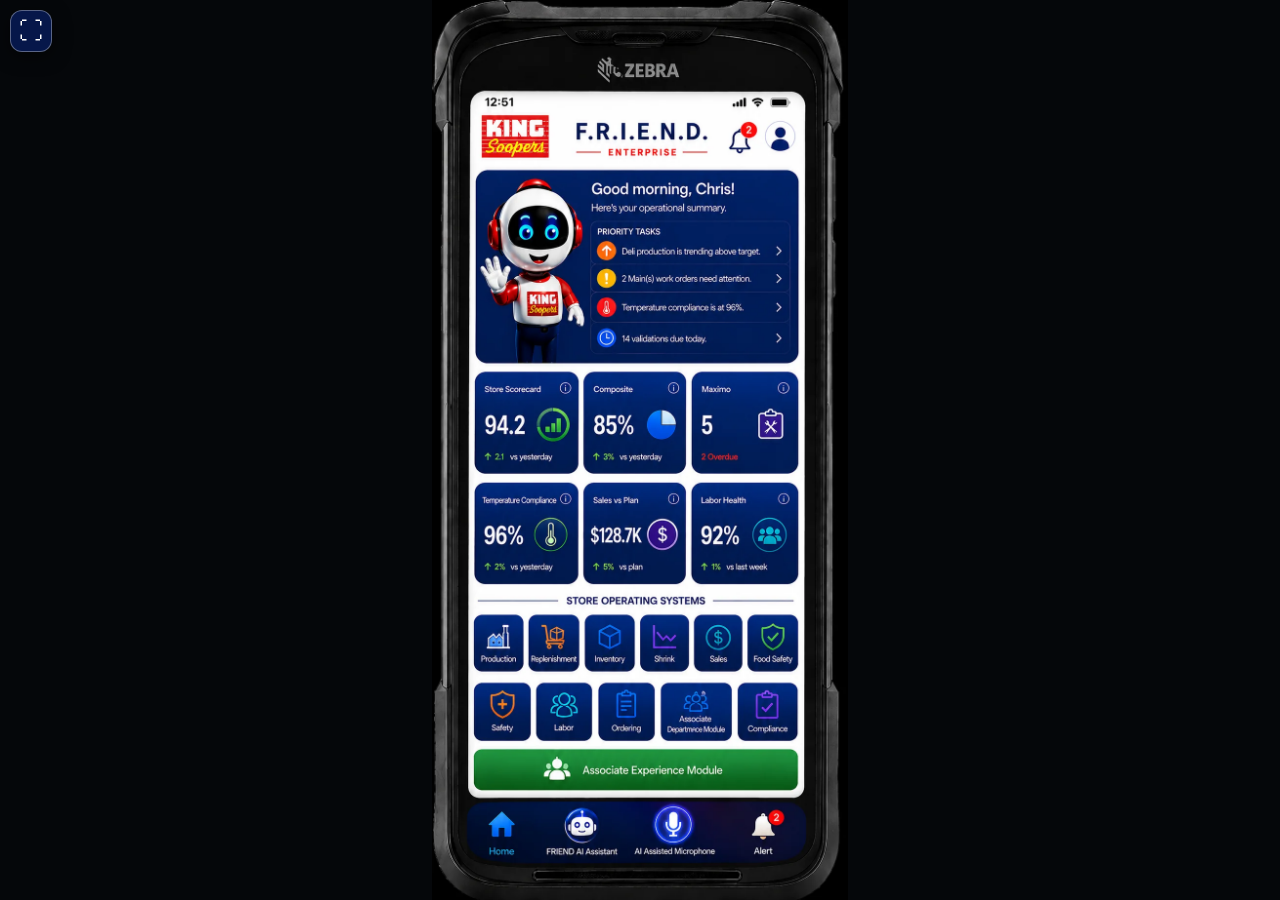
<file: index.html>
<!doctype html>
<html lang="en">
<head>
<meta charset="utf-8">
<meta name="viewport" content="width=device-width,initial-scale=1,viewport-fit=cover">
<meta name="theme-color" content="#071b55">
<meta name="apple-mobile-web-app-capable" content="yes">
<meta name="apple-mobile-web-app-status-bar-style" content="black-translucent">
<meta name="apple-mobile-web-app-title" content="FRIEND">
<meta name="mobile-web-app-capable" content="yes">
<title>F.R.I.E.N.D. Enterprise</title>
<link rel="manifest" href="manifest.webmanifest">
<link rel="stylesheet" href="styles.css">
</head>
<body>
<main id="app" aria-live="polite"></main>
<div id="toast" role="status"></div>
<button id="fullscreen-toggle" type="button" aria-label="Enter full screen" hidden>⛶</button>
<dialog id="assistant">
  <div class="dialog-head">
    <div class="assistant-brand"><img class="assistant-robot-image" src="images/friend-robot.webp" alt="King Soopers AI robot"><div class="assistant-speech"><strong>Ask me to open a module,</strong><span>or say “take a note…”</span></div></div>
    <button id="assistant-close" aria-label="Close">×</button>
  </div>
  <div class="assistant-tabs" role="tablist">
    <button class="tab active" data-tab="chat-panel" type="button">Assistant</button>
    <button class="tab" data-tab="notes-panel" type="button">Notes <span id="note-count">0</span></button>
  </div>
  <section id="chat-panel" class="assistant-panel active">
    <div id="chat"><p class="assistant-welcome">I’m ready to help.</p></div>
    <form id="assistant-form">
      <input id="assistant-input" autocomplete="off" placeholder="Open Produce or Take a note…" aria-label="Assistant request">
      <button type="submit">Send</button>
      <button id="assistant-mic" type="button" aria-label="Speak">🎤</button>
    </form>
  </section>
  <section id="notes-panel" class="assistant-panel">
    <form id="note-form">
      <textarea id="note-input" rows="3" placeholder="Write a note for this screen…" aria-label="New note"></textarea>
      <button type="submit">Save Note</button>
    </form>
    <div class="note-actions">
      <button id="copy-notes" type="button">Copy Notes</button>
      <button id="export-notes" type="button">Export Notes</button>
      <button id="clear-notes" type="button" class="danger">Clear All</button>
    </div>
    <div id="notes-list" aria-live="polite"></div>
  </section>
</dialog>
<script type="module" src="app.js"></script>
</body>
</html>
</file>
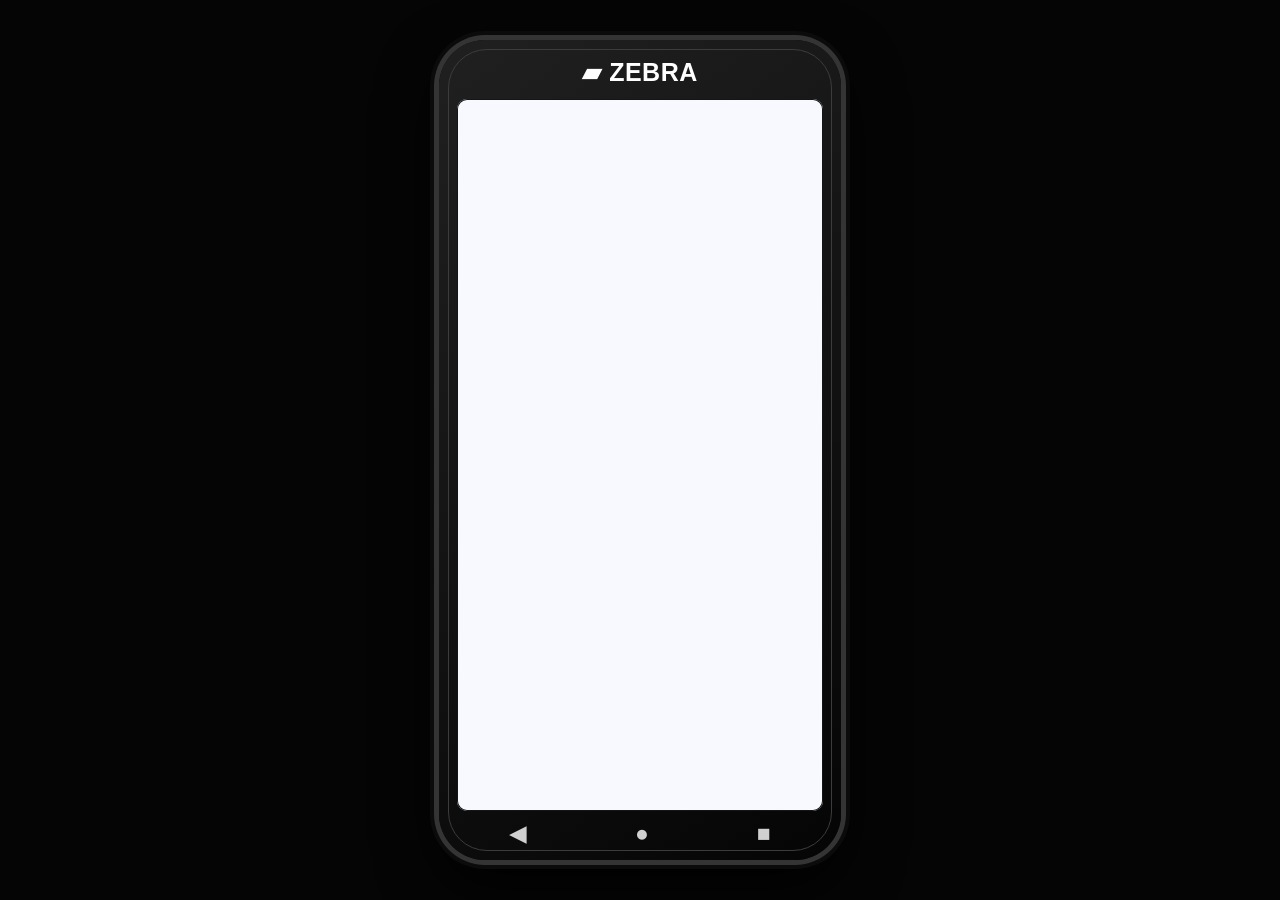
<file: FRIEND_EXECUTIVE_BUILD_FIXED.html>
<!DOCTYPE html>
<html lang="en"><head><meta charset="UTF-8"><meta name="viewport" content="width=device-width, initial-scale=1.0, maximum-scale=1.0, user-scalable=no"><title>F.R.I.E.N.D. Home Screen Review</title>
<style>
:root{--blue:#002b87;--blue2:#0043b8;--dark:#06194f;--red:#e51e29;--green:#108d36;--line:#e5eaf4;--ink:#06194f;--shadow:0 5px 14px rgba(0,35,110,.12)}
*{box-sizing:border-box}html,body{margin:0;width:100%;height:100%;overflow:hidden;background:#050505;font-family:Arial,Helvetica,sans-serif;color:var(--ink)}body{display:flex;align-items:center;justify-content:center}button{font:inherit;border:0;background:none;cursor:pointer;-webkit-tap-highlight-color:transparent;color:inherit}
.device{width:402px;height:820px;background:linear-gradient(145deg,#202020,#050505);border-radius:46px;padding:59px 18px 49px;position:relative;box-shadow:0 0 0 5px #343434,0 0 0 9px #0b0b0b,0 24px 60px #000;transform-origin:center center}
.device:before{content:"";position:absolute;inset:9px;border-radius:39px;border:1px solid #3c3c3c;pointer-events:none}.brand{position:absolute;top:18px;left:0;right:0;text-align:center;color:white;font-size:25px;font-weight:900;letter-spacing:.5px}
.screen{height:712px;border-radius:10px;overflow:hidden;background:#f7f9fe;position:relative;box-shadow:inset 0 0 0 1px #151515}.app{height:100%;display:flex;flex-direction:column}.top{background:linear-gradient(135deg,#0048ba 0%,#002f91 50%,#001b5a 100%);color:white;padding:9px 13px 13px;flex:0 0 auto}.status{display:flex;justify-content:space-between;align-items:center;font-size:13px;margin-bottom:7px;line-height:1}.bar{display:flex;align-items:center;gap:12px}.hamb{font-size:31px;color:white;line-height:1;font-weight:900}.title{flex:1;text-align:center}.title h1{font-size:27px;line-height:1;letter-spacing:8px;margin:0;font-weight:900}.title small{display:block;margin-top:5px;font-size:9.8px;line-height:1.25;letter-spacing:1.08px;font-weight:900}.bell{position:relative;font-size:25px;line-height:1}.badge{position:absolute;right:-9px;top:-10px;background:var(--red);color:white;width:22px;height:22px;border-radius:50%;font-size:12px;display:grid;place-items:center;font-weight:900}
.store{display:flex;align-items:center;gap:14px;margin-top:13px}.logo{width:76px;height:54px;object-fit:cover;border-radius:4px;box-shadow:0 4px 12px rgba(0,0,0,.25)}.store h2{margin:0 0 4px;font-size:21px;line-height:1;font-weight:900}.store p{margin:1px 0;font-size:13px;line-height:1.14}.open{margin-left:auto;font-size:12px;line-height:1.6;white-space:nowrap}.dot{display:inline-block;width:10px;height:10px;background:#19d264;border-radius:50%;margin-right:6px}.date{height:41px;background:white;color:var(--blue);display:flex;align-items:center;justify-content:space-between;padding:0 13px;border-bottom:1px solid var(--line);font-size:12px;flex:0 0 auto;box-shadow:0 2px 10px rgba(0,35,110,.05)}
.content{flex:1;min-height:0;overflow:hidden;padding:9px 11px 55px;background:#f7f9fe}.card{background:linear-gradient(180deg,#fff,#fbfcff);border:1px solid var(--line);border-radius:10px;box-shadow:var(--shadow)}.hero{display:grid;grid-template-columns:82px 1fr 82px;gap:7px;align-items:center;margin-bottom:8px}.miniStats{display:flex;flex-direction:column;gap:8px}.mini{height:68px;display:flex;flex-direction:column;align-items:center;justify-content:center;text-align:center;padding:6px 3px}.label{font-size:8.8px;line-height:1.05;text-transform:uppercase;font-weight:900;color:var(--blue)}.mini .num{font-size:24px;font-weight:900;line-height:1;margin:4px 0;color:var(--blue)}.mini small{font-size:10px;color:var(--blue);font-weight:700}.green{color:var(--green)!important}.red{color:var(--red)!important}
.priority{width:151px;height:151px;border-radius:50%;margin:5px auto 8px;background:radial-gradient(circle at 36% 24%,#ff5662 0,#e41220 52%,#ba0012 100%);display:flex;flex-direction:column;align-items:center;justify-content:center;text-align:center;color:white;box-shadow:0 9px 22px rgba(229,30,41,.25),0 0 0 3px #fff,0 0 0 5px #df1220}.priority .warn{font-size:29px;line-height:.9;margin-bottom:3px;font-weight:900}.priority .ptext{font-size:12px;line-height:1.13;font-weight:900;max-width:123px}.priority .time{font-size:9px;line-height:1;margin-top:5px;padding-top:5px;border-top:1px solid rgba(255,255,255,.62);width:92px;font-weight:900}
.action{margin-bottom:8px}.action button{width:100%;min-height:64px;display:flex;align-items:center;gap:10px;text-align:left;padding:8px 10px}.roundIcon{width:45px;height:45px;border-radius:50%;display:grid;place-items:center;color:white;background:linear-gradient(145deg,#004ed0,#002b87);font-size:22px;box-shadow:0 5px 12px rgba(0,43,135,.2)}.action h3{margin:0 0 4px;font-size:16px;line-height:1;font-weight:900;color:var(--blue)}.action p{margin:0;font-size:11.4px;line-height:1.18;color:#08205c;font-weight:700}.chev{margin-left:auto;color:var(--blue);font-size:30px;font-weight:900;line-height:1}
.ops{padding:8px 9px 10px;margin-bottom:8px}.opsTitle{font-size:13px;line-height:1;margin:0 0 7px;text-transform:uppercase;font-weight:900;color:var(--blue);letter-spacing:.35px}.opsGrid{display:grid;grid-template-columns:repeat(5,1fr);gap:7px}.opTile{height:62px;border:1px solid #e1e7f1;border-radius:9px;background:linear-gradient(180deg,#fff,#fbfcff);box-shadow:0 3px 10px rgba(0,31,84,.075);display:flex;flex-direction:column;align-items:center;justify-content:center;text-align:center;font-size:8.7px;line-height:1.08;font-weight:900;text-transform:uppercase;color:var(--blue);padding:4px 2px}.opTile svg{width:25px;height:25px;margin-bottom:4px;stroke:currentColor;fill:none;stroke-width:2.35;stroke-linecap:round;stroke-linejoin:round}.opTile .fillIcon{fill:currentColor;stroke:none}.c-production{color:#1266d5}.c-temperature{color:#e51e29}.c-replenishment{color:#159447}.c-ordering{color:#674bdb}.c-freshstart{color:#079a9b}.c-shrink{color:#e51e29}.c-inventory{color:#1167d8}.c-safety{color:#e0a000}.c-food{color:#079a9b}.c-labor{color:#673ab7}.c-tasks{color:#d92b78}.c-sales{color:#159447}.guided{grid-column:span 3;display:grid;grid-template-columns:42px 1fr 22px;align-items:center;text-align:left;padding:6px 9px;color:#1167d8}.guided svg{width:31px;height:31px;margin:0}.guided b{font-size:12px;color:var(--blue);line-height:1;display:block}.guided small{font-size:10px;color:#09235d;font-weight:700;line-height:1.1;display:block;margin-top:2px}
.homeNav{display:grid;grid-template-columns:repeat(4,1fr);gap:8px}.tile{height:58px;padding:6px 3px;text-align:center;color:var(--blue);font-size:11px;line-height:1.1;font-weight:900}.tile .tileIcon{font-size:21px;line-height:1;margin-bottom:2px}.tile small{display:block;font-size:9.2px;font-weight:700;color:#09235d;line-height:1.05;margin-top:1px}.tile .badge2{position:absolute;background:var(--red);color:white;border-radius:50%;font-size:11px;width:20px;height:20px;display:grid;place-items:center;top:4px;right:19px}.tile{position:relative}
.footer{position:absolute;left:0;right:0;bottom:0;height:42px;background:linear-gradient(135deg,#002b87,#001c61);color:white;display:flex;align-items:center;justify-content:space-between;padding:0 16px;font-size:12px;font-weight:700}.phoneBtns{position:absolute;bottom:13px;left:70px;right:70px;display:flex;justify-content:space-between;color:#d0d0d0;font-size:23px}
.detail{padding:18px}.detail h2{color:var(--blue);font-size:20px;margin:0 0 10px}.bigBtn{width:100%;height:48px;border-radius:10px;background:#108d36;color:#fff;font-weight:900;margin-top:12px}.back{color:white;font-size:26px;font-weight:900}
@media(max-width:900px){.device{transform:scale(min(calc((100vw - 8px)/402), calc((100vh - 8px)/820), 1));}}
</style>
<style id="home-100-fit-final">
.device{width:402px!important;height:820px!important;padding:59px 18px 49px!important}
.screen{height:712px!important}
.top{padding:7px 13px 10px!important}
.status{font-size:12px!important;margin-bottom:5px!important}
.title h1{font-size:25px!important;letter-spacing:7.6px!important}
.title small{font-size:9px!important;margin-top:3px!important;line-height:1.16!important}
.hamb{font-size:29px!important}.bell{font-size:23px!important}
.store{margin-top:9px!important;gap:12px!important}
.logo{width:70px!important;height:49px!important}
.store h2{font-size:19px!important;margin-bottom:2px!important}
.store p{font-size:12px!important;line-height:1.05!important}
.open{font-size:11px!important;line-height:1.38!important}
.date{height:35px!important;font-size:11px!important;padding:0 12px!important}
.content{padding:6px 10px 43px!important;overflow:hidden!important}
.hero{grid-template-columns:78px 1fr 78px!important;gap:6px!important;margin-bottom:6px!important}
.miniStats{gap:6px!important}.mini{height:59px!important;padding:4px 2px!important}
.label{font-size:8px!important}.mini .num{font-size:21px!important;margin:2px 0!important}.mini small{font-size:9px!important}
.priority{width:132px!important;height:132px!important;margin:3px auto 5px!important;box-shadow:0 7px 16px rgba(229,30,41,.24),0 0 0 2px #fff,0 0 0 4px #df1220!important}
.priority .warn{font-size:24px!important;margin-bottom:2px!important}
.priority .ptext{font-size:10.7px!important;line-height:1.08!important;max-width:112px!important}
.priority .time{font-size:8px!important;margin-top:4px!important;padding-top:4px!important;width:82px!important}
.action{margin-bottom:6px!important}.action button{min-height:55px!important;padding:6px 9px!important;gap:9px!important}
.roundIcon{width:39px!important;height:39px!important;font-size:19px!important}
.action h3{font-size:14px!important;margin-bottom:2px!important}.action p{font-size:10.5px!important;line-height:1.12!important}
.chev{font-size:26px!important}.ops{padding:6px 8px 7px!important;margin-bottom:6px!important}
.opsTitle{font-size:12px!important;margin:0 0 5px!important}.opsGrid{gap:5px!important}
.opTile{height:49px!important;border-radius:8px!important;font-size:7.6px!important;padding:2px 1px!important}
.opTile svg{width:20px!important;height:20px!important;margin-bottom:3px!important}
.guided{height:49px!important;grid-template-columns:34px 1fr 18px!important;padding:4px 7px!important}
.guided svg{width:25px!important;height:25px!important}.guided b{font-size:10.5px!important}
.guided small{font-size:8.8px!important;line-height:1.03!important}
.homeNav{gap:6px!important}.tile{height:49px!important;padding:4px 2px!important;font-size:9.5px!important}
.tile .tileIcon{font-size:18px!important;margin-bottom:1px!important}.tile small{font-size:8px!important}
.tile .badge2{width:18px!important;height:18px!important;font-size:10px!important;right:14px!important;top:2px!important}
.footer{height:37px!important;font-size:11px!important;padding:0 14px!important}
@media(max-width:900px){.device{transform:scale(min(calc((100vw - 8px)/402), calc((100vh - 8px)/820), 1))!important;}}
</style>


<style id="associate-workflow-style">
.stepWrap{padding:10px 10px 43px!important;background:#f7f9fe;overflow:hidden!important}
.screenTitle{color:#002b87;font-weight:900;font-size:18px;line-height:1.05;margin:0 0 8px;text-transform:uppercase}
.subtle{font-size:11px;line-height:1.25;color:#09235d;font-weight:700}
.assocHero{display:grid;grid-template-columns:54px 1fr;gap:10px;align-items:center;margin-bottom:7px}
.avatar{width:54px;height:54px;border-radius:50%;display:grid;place-items:center;color:#fff;background:linear-gradient(145deg,#004ed0,#002b87);font-size:24px;font-weight:900;box-shadow:0 5px 12px rgba(0,43,135,.2)}
.panel{background:linear-gradient(180deg,#fff,#fbfcff);border:1px solid #e5eaf4;border-radius:10px;box-shadow:0 5px 14px rgba(0,35,110,.12);padding:10px;margin-bottom:7px}
.cta{width:100%;height:45px;border-radius:10px;background:linear-gradient(145deg,#18b85a,#0a8f3b);color:white;font-weight:900;font-size:13px;box-shadow:0 5px 13px rgba(16,141,54,.23);margin-top:7px}
.ctaBlue{background:linear-gradient(145deg,#004ed0,#002b87);box-shadow:0 5px 13px rgba(0,43,135,.23)}
.ctaLight{background:#fff;color:#002b87;border:1px solid #cfd9ee;box-shadow:0 3px 10px rgba(0,35,110,.08)}
.missionCard{display:grid;grid-template-columns:38px 1fr 54px;gap:9px;align-items:center}
.badgeP{border-radius:999px;padding:4px 7px;background:#ffe4e7;color:#c60013;font-size:9px;font-weight:900;text-align:center}
.smallGrid{display:grid;grid-template-columns:1fr 1fr;gap:7px}
.infoBox{background:#f7f9fe;border:1px solid #e5eaf4;border-radius:9px;padding:8px;text-align:center}
.infoBox b{display:block;color:#002b87;font-size:20px;line-height:1}
.infoBox span{display:block;color:#09235d;font-size:9px;font-weight:900;text-transform:uppercase;margin-top:2px}
.optionRow{display:grid;grid-template-columns:32px 1fr 20px;gap:9px;align-items:center;border:1px solid #e5eaf4;background:#fff;border-radius:10px;padding:8px;margin-bottom:6px;box-shadow:0 3px 10px rgba(0,35,110,.06)}
.optionRow .oicon{width:32px;height:32px;border-radius:9px;display:grid;place-items:center;color:#fff;font-size:16px;font-weight:900;background:linear-gradient(145deg,#004ed0,#002b87)}
.optionRow.orange .oicon{background:linear-gradient(145deg,#ff9a1f,#e16700)}
.optionRow.purple .oicon{background:linear-gradient(145deg,#674bdb,#3f279b)}
.optionRow h4{margin:0 0 2px;color:#002b87;font-size:12px;line-height:1;text-transform:uppercase}
.optionRow p{margin:0;font-size:9.5px;line-height:1.13;color:#09235d;font-weight:700}
.radioDot{width:17px;height:17px;border-radius:50%;border:2px solid #b8c4dd}
.radioDot.on{border-color:#108d36;box-shadow:inset 0 0 0 4px white;background:#108d36}
.checkList{display:grid;gap:6px}
.checkItem{display:flex;align-items:center;gap:8px;font-size:11px;font-weight:800;color:#09235d}
.checkItem i{width:18px;height:18px;border-radius:50%;display:grid;place-items:center;background:#108d36;color:#fff;font-style:normal;font-size:12px}
.bigCheck{font-size:52px;line-height:1;text-align:center;color:#108d36;margin:4px 0}
.tempRead{font-size:46px!important;color:#108d36!important}
.statusPill{display:inline-block;border-radius:999px;background:#e9f8ef;color:#108d36;padding:5px 9px;font-weight:900;font-size:11px;margin-top:3px}
.progressTop{height:7px;background:#e6eaf4;border-radius:99px;overflow:hidden;margin:7px 0 0}
.progressTop div{height:100%;background:linear-gradient(90deg,#002b87,#0f62ff)}
.kpi3{display:grid;grid-template-columns:repeat(3,1fr);gap:6px}
.kpi3 .infoBox b{font-size:18px}
</style>


<style id="all-buttons-polish-style">
.moduleHero{display:grid;grid-template-columns:46px 1fr 54px;gap:9px;align-items:center}
.moduleIcon{width:46px;height:46px;border-radius:13px;display:grid;place-items:center;color:#fff;font-size:21px;font-weight:900;box-shadow:0 5px 12px rgba(0,43,135,.18)}
.mBlue{background:linear-gradient(145deg,#004ed0,#002b87)}.mRed{background:linear-gradient(145deg,#ff3040,#c60013)}.mGreen{background:linear-gradient(145deg,#16aa4d,#087b31)}.mOrange{background:linear-gradient(145deg,#ff9a1f,#e16700)}.mPurple{background:linear-gradient(145deg,#674bdb,#3f279b)}.mTeal{background:linear-gradient(145deg,#10a9a0,#047a76)}.mGold{background:linear-gradient(145deg,#ffb11c,#f47b00)}
.moduleHero h3{margin:0 0 3px;color:#002b87;font-size:14px;line-height:1;text-transform:uppercase}
.moduleHero p{margin:0;color:#09235d;font-size:10.3px;line-height:1.16;font-weight:700}
.scoreBadge{border-radius:999px;padding:5px 7px;text-align:center;font-size:10px;font-weight:900;background:#eef4ff;color:#002b87}
.alertBadge{background:#ffe5e7;color:#c60013}.goodBadge{background:#e9f8ef;color:#108d36}.warnBadge{background:#fff3d9;color:#a56600}
.barRow{display:grid;grid-template-columns:70px 1fr 42px;gap:7px;align-items:center;margin:7px 0;font-size:10.5px;font-weight:900;color:#09235d}
.track2{height:6px;border-radius:99px;background:#e6eaf4;overflow:hidden}.track2 div{height:100%;border-radius:99px;background:linear-gradient(90deg,#004ed0,#002b87)}
.actionList{display:grid;gap:6px}.actionItem{display:grid;grid-template-columns:22px 1fr auto;gap:7px;align-items:center;border-top:1px solid #e9edf6;padding-top:7px;font-size:10.5px;font-weight:800;color:#09235d}.actionItem:first-child{border-top:0;padding-top:0}.dotIcon{width:22px;height:22px;border-radius:50%;display:grid;place-items:center;background:#002b87;color:white;font-size:11px;font-weight:900}
</style>


<style id="production-update-style">
.prodLegend{display:grid;grid-template-columns:repeat(3,1fr);gap:5px;margin-top:7px}
.prodLegend span{font-size:8.5px;font-weight:900;text-align:center;border-radius:999px;padding:4px 3px}
.prodLegend .r{background:#ffe5e7;color:#c60013}.prodLegend .y{background:#fff1d9;color:#9b6200}.prodLegend .g{background:#e9f8ef;color:#108d36}
.prodBars{padding:9px}
.prodBarRow{display:grid;grid-template-columns:78px 1fr 34px;gap:7px;align-items:center;margin:8px 0;font-size:10px;font-weight:900;color:#09235d}
.prodMeter{position:relative;height:12px;border-radius:99px;overflow:hidden;background:linear-gradient(90deg,#e51e29 0%,#f5c342 50%,#108d36 100%);box-shadow:inset 0 0 0 1px rgba(0,0,0,.08)}
.prodMeter:before{content:"";position:absolute;inset:0;background:repeating-linear-gradient(90deg,transparent 0,transparent calc(25% - 1px),rgba(255,255,255,.85) calc(25% - 1px),rgba(255,255,255,.85) 25%)}
.prodMarker{position:absolute;top:1px;bottom:1px;width:4px;border-radius:99px;background:#001b5a;box-shadow:0 0 0 2px white;transform:translateX(-2px)}
.prodTicks{display:grid;grid-template-columns:repeat(5,1fr);font-size:7.5px;color:#536079;font-weight:900;margin-top:2px;text-align:center}
.prodActions .actionItem:nth-child(1) .dotIcon{background:#e51e29}
.prodActions .actionItem:nth-child(2) .dotIcon{background:#f47b00}
.prodActions .actionItem:nth-child(3) .dotIcon{background:#108d36}
.prodActions .actionItem:nth-child(1) span{background:#ffe5e7;color:#c60013}
.prodActions .actionItem:nth-child(2) span{background:#fff1d9;color:#9b6200}
.prodActions .actionItem:nth-child(3) span{background:#e9f8ef;color:#108d36}
</style>


<style id="production-visible-fix">
/* Production screen visibility fix */
.prodCompact{padding:6px 9px 43px!important;overflow:hidden!important}
.prodCompact .panel{margin-bottom:6px!important;padding:8px!important}
.prodCompact .moduleHero{grid-template-columns:38px 1fr 46px!important;gap:7px!important}
.prodCompact .moduleIcon{width:38px!important;height:38px!important;font-size:18px!important;border-radius:10px!important}
.prodCompact .moduleHero h3{font-size:12.5px!important;margin-bottom:2px!important}
.prodCompact .moduleHero p{font-size:9.2px!important;line-height:1.08!important}
.prodCompact .scoreBadge{font-size:8.5px!important;padding:4px 5px!important}
.prodCompact .smallGrid{gap:6px!important}
.prodCompact .infoBox{padding:6px!important}
.prodCompact .infoBox b{font-size:17px!important}
.prodCompact .infoBox span{font-size:7.8px!important}
.prodCompact .screenTitle{font-size:12px!important;margin-bottom:4px!important}
.prodLegend{display:grid!important;grid-template-columns:repeat(3,1fr)!important;gap:4px!important;margin:4px 0!important}
.prodLegend span{font-size:7.2px!important;padding:3px 2px!important}
.prodBarRow{grid-template-columns:69px 1fr 30px!important;gap:5px!important;margin:5px 0!important;font-size:8.7px!important}
.prodMeter{height:9px!important}
.prodMarker{width:3px!important}
.prodTicks{font-size:6.2px!important;margin-top:1px!important}
.prodActions .actionItem{font-size:8.8px!important;gap:5px!important;padding-top:5px!important}
.prodActions .dotIcon{width:18px!important;height:18px!important;font-size:9px!important}
.prodActions .scoreBadge{font-size:7.5px!important;padding:3px 4px!important}
.prodCompact .cta{height:36px!important;font-size:11px!important;margin-top:6px!important}
</style>


<style id="production-final-tune">
.prodMarker{background:#8B0000!important;box-shadow:0 0 0 2px white!important}
.engagedText{grid-column:1 / -1;font-size:8.8px;line-height:1.12;color:#536079;font-weight:800;margin:-2px 0 1px 69px}
.prodCompact .prodBarRow{margin:4px 0 2px!important}
</style>


<style id="production-lock-inventory-start">
.prodMarker{
  width:8px!important;
  background:#8B0000!important;
  box-shadow:0 0 0 2px #fff,0 0 8px rgba(139,0,0,.45)!important;
  border-radius:8px!important;
  transform:translateX(-4px)!important;
}
.prodActions .actionItem:nth-child(1) .dotIcon{background:#8B0000!important}
.prodActions .actionItem:nth-child(2) .dotIcon{background:#f47b00!important}
.prodActions .actionItem:nth-child(3) .dotIcon{background:#108d36!important}
.prodActions .actionItem:nth-child(1) span{background:#ffe5e7!important;color:#8B0000!important}
.prodActions .actionItem:nth-child(2) span{background:#fff1d9!important;color:#9b6200!important}
.prodActions .actionItem:nth-child(3) span{background:#e9f8ef!important;color:#108d36!important}
.inventoryGrid{display:grid;grid-template-columns:1fr 1fr;gap:6px}
.invRow{display:grid;grid-template-columns:72px 1fr 36px;gap:6px;align-items:center;margin:7px 0;font-size:9.5px;font-weight:900;color:#09235d}
.invTrack{height:9px;border-radius:99px;background:#e6eaf4;overflow:hidden}
.invTrack div{height:100%;border-radius:99px;background:linear-gradient(90deg,#004ed0,#108d36)}
.invActions .actionItem:nth-child(1) .dotIcon{background:#004ed0}
.invActions .actionItem:nth-child(2) .dotIcon{background:#f47b00}
.invActions .actionItem:nth-child(3) .dotIcon{background:#108d36}
</style>


<style id="inventory-v2-style">
.invMetricGrid{display:grid;grid-template-columns:repeat(4,1fr);gap:5px}
.invMetric{background:#fff;border:1px solid #e5eaf4;border-radius:9px;box-shadow:0 3px 9px rgba(0,35,110,.08);padding:6px 2px;text-align:center}
.invMetric b{display:block;color:#002b87;font-size:15px;line-height:1}
.invMetric span{display:block;color:#09235d;font-size:6.9px;font-weight:900;text-transform:uppercase;margin-top:2px}
.invMetric small{display:block;font-size:7.2px;font-weight:900;margin-top:1px}
.invDeptPanel{padding:7px!important}
.invDeptRow{display:grid;grid-template-columns:72px 1fr 31px;gap:5px;align-items:center;margin:4px 0 1px;font-size:8.5px;font-weight:900;color:#09235d}
.invAccTrack{height:8px;border-radius:99px;background:linear-gradient(90deg,#e51e29 0%,#f5c342 50%,#108d36 100%);position:relative;overflow:hidden}
.invAccTrack:before{content:"";position:absolute;inset:0;background:repeating-linear-gradient(90deg,transparent 0,transparent calc(25% - 1px),rgba(255,255,255,.75) calc(25% - 1px),rgba(255,255,255,.75) 25%)}
.invAccMark{position:absolute;top:0;bottom:0;width:5px;border-radius:99px;background:#8B0000;box-shadow:0 0 0 1.5px #fff;transform:translateX(-2.5px)}
.invCounts{grid-column:1 / -1;font-size:7.4px;color:#536079;font-weight:800;margin:0 0 2px 72px;line-height:1.05}
.invTicks{display:grid;grid-template-columns:repeat(5,1fr);font-size:5.9px;color:#536079;font-weight:900;margin-top:1px;text-align:center}
.invActions .actionItem:nth-child(1) .dotIcon{background:#e51e29!important}
.invActions .actionItem:nth-child(2) .dotIcon{background:#f47b00!important}
.invActions .actionItem:nth-child(3) .dotIcon{background:#108d36!important}
.invActions .actionItem{font-size:8.6px!important}
</style>


<style id="inventory-priority-final">
.invMetric.oosMetric{border-color:#ffd2d6;background:linear-gradient(180deg,#fff5f6,#fff)}
.invMetric.oosMetric b,.invMetric.oosMetric span,.invMetric.oosMetric small{color:#c60013!important}
.inventoryPriority .screenTitle{color:#002b87}
.inventoryPriority .actionItem:nth-child(1) .dotIcon{background:#c60013!important}
.inventoryPriority .actionItem:nth-child(1) span{background:#ffe5e7!important;color:#c60013!important}
.inventoryPriority .actionItem:nth-child(2) .dotIcon{background:#f47b00!important}
.inventoryPriority .actionItem:nth-child(2) span{background:#fff1d9!important;color:#9b6200!important}
.inventoryPriority .actionItem:nth-child(3) .dotIcon{background:#108d36!important}
.inventoryPriority .actionItem:nth-child(3) span{background:#e9f8ef!important;color:#108d36!important}
</style>


<style id="shrink-review-style">
.shrinkMetricGrid{display:grid;grid-template-columns:repeat(4,1fr);gap:5px}
.shrinkMetric{background:#fff;border:1px solid #e5eaf4;border-radius:9px;box-shadow:0 3px 9px rgba(0,35,110,.08);padding:6px 2px;text-align:center}
.shrinkMetric b{display:block;color:#002b87;font-size:14px;line-height:1}
.shrinkMetric span{display:block;color:#09235d;font-size:6.8px;font-weight:900;text-transform:uppercase;margin-top:2px}
.shrinkMetric small{display:block;font-size:7.1px;font-weight:900;margin-top:1px}
.shrinkMetric.risk{border-color:#ffe2aa;background:linear-gradient(180deg,#fff8ea,#fff)}
.shrinkMetric.risk b,.shrinkMetric.risk small{color:#9b6200!important}
.shrinkMetric.redRisk{border-color:#ffd2d6;background:linear-gradient(180deg,#fff5f6,#fff)}
.shrinkDeptPanel{padding:7px!important}
.shrinkDeptRow{display:grid;grid-template-columns:72px 1fr 32px;gap:5px;align-items:center;margin:4px 0 1px;font-size:8.5px;font-weight:900;color:#09235d}
.shrinkTrack{height:8px;border-radius:99px;background:linear-gradient(90deg,#108d36 0%,#f5c342 50%,#e51e29 100%);position:relative;overflow:hidden}
.shrinkTrack:before{content:"";position:absolute;inset:0;background:repeating-linear-gradient(90deg,transparent 0,transparent calc(25% - 1px),rgba(255,255,255,.75) calc(25% - 1px),rgba(255,255,255,.75) 25%)}
.shrinkMark{position:absolute;top:0;bottom:0;width:6px;border-radius:99px;background:#8B0000;box-shadow:0 0 0 1.5px #fff,0 0 6px rgba(139,0,0,.4);transform:translateX(-3px)}
.shrinkTicks{display:grid;grid-template-columns:repeat(5,1fr);font-size:5.9px;color:#536079;font-weight:900;margin-top:1px;text-align:center}
.shrinkNote{grid-column:1 / -1;font-size:7.3px;color:#536079;font-weight:800;margin:0 0 2px 72px;line-height:1.05}
.shrinkPriority .actionItem{font-size:8.4px!important}
.shrinkPriority .actionItem:nth-child(1) .dotIcon{background:#c60013!important}
.shrinkPriority .actionItem:nth-child(1) span{background:#ffe5e7!important;color:#c60013!important}
.shrinkPriority .actionItem:nth-child(2) .dotIcon{background:#f47b00!important}
.shrinkPriority .actionItem:nth-child(2) span{background:#fff1d9!important;color:#9b6200!important}
.shrinkPriority .actionItem:nth-child(3) .dotIcon{background:#108d36!important}
.shrinkPriority .actionItem:nth-child(3) span{background:#e9f8ef!important;color:#108d36!important}
</style>


<style id="shrink-final-corrections-v3">
.shrinkMetricGrid{display:grid!important;grid-template-columns:repeat(4,1fr)!important;gap:5px!important}
.shrinkMetric{
  background:#fff!important;
  border:1px solid #e5eaf4!important;
  border-radius:9px!important;
  box-shadow:0 3px 9px rgba(0,35,110,.08)!important;
  padding:6px 2px!important;
  text-align:center!important;
}
.shrinkMetric .tileTitle{
  display:block!important;
  color:#000!important;
  font-size:6.8px!important;
  line-height:1.05!important;
  font-weight:900!important;
  text-transform:uppercase!important;
  margin:0 0 2px!important;
}
.shrinkMetric .tileValue{
  display:block!important;
  font-size:14px!important;
  line-height:1!important;
  font-weight:900!important;
  margin:0!important;
}
.shrinkMetric .tileTrend{
  display:block!important;
  font-size:7.1px!important;
  line-height:1.05!important;
  font-weight:900!important;
  margin:2px 0 0!important;
}
.darkYellow{color:#A66A00!important}
.redValue{color:#C60013!important}
.greenValue{color:#108d36!important}
.shrinkPriority .actionItem:nth-child(2) .dotIcon{background:#f47b00!important}
.shrinkPriority .actionItem:nth-child(2) span{background:#fff1d9!important;color:#9b6200!important}
</style>


<style id="shrink-lock-final-pass">
.shrinkTrack{
  background:linear-gradient(90deg,#e51e29 0%,#f5c342 50%,#108d36 100%)!important;
}
.shrinkMetricGrid{display:grid!important;grid-template-columns:repeat(4,1fr)!important;gap:5px!important}
.shrinkMetric{
  background:#fff!important;
  border:1px solid #e5eaf4!important;
  border-radius:9px!important;
  box-shadow:0 3px 9px rgba(0,35,110,.08)!important;
  padding:6px 2px!important;
  text-align:center!important;
}
.shrinkMetric .tileTitle{
  display:block!important;
  color:#000!important;
  font-size:6.8px!important;
  line-height:1.05!important;
  font-weight:900!important;
  text-transform:uppercase!important;
  margin:0 0 2px!important;
}
.shrinkMetric .tileValue{
  display:block!important;
  font-size:14px!important;
  line-height:1!important;
  font-weight:900!important;
  margin:0!important;
}
.shrinkMetric .tileTrend{
  display:block!important;
  font-size:7.1px!important;
  line-height:1.05!important;
  font-weight:900!important;
  margin:2px 0 0!important;
}
.darkYellow{color:#A66A00!important}
.redValue{color:#C60013!important}
.greenValue{color:#108d36!important}
.shrinkPriority .actionItem:nth-child(2) .dotIcon{background:#f47b00!important}
.shrinkPriority .actionItem:nth-child(2) span{background:#fff1d9!important;color:#9b6200!important}
</style>


<style id="shrink-locked-flip-back">
.shrinkTrack{
  background:linear-gradient(90deg,#108d36 0%,#f5c342 50%,#e51e29 100%)!important;
}
</style>


<style id="replenishment-review-style">
.repMetricGrid{display:grid;grid-template-columns:repeat(4,1fr);gap:5px}
.repMetric{background:#fff;border:1px solid #e5eaf4;border-radius:9px;box-shadow:0 3px 9px rgba(0,35,110,.08);padding:6px 2px;text-align:center}
.repMetric span{display:block;color:#000;font-size:6.8px;font-weight:900;text-transform:uppercase;line-height:1.05;margin-bottom:2px}
.repMetric b{display:block;font-size:14px;line-height:1;font-weight:900}
.repMetric small{display:block;font-size:7.1px;font-weight:900;margin-top:2px}
.repGreen{color:#108d36!important}.repBlue{color:#002b87!important}.repYellow{color:#9b6200!important}
.repDeptPanel{padding:7px!important}
.repRow{display:grid;grid-template-columns:86px 1fr 28px;gap:5px;align-items:center;margin:4px 0 1px;font-size:8.3px;font-weight:900;color:#09235d}
.repTrack{height:8px;border-radius:99px;background:#e6eaf4;overflow:hidden}
.repTrack div{height:100%;border-radius:99px;background:linear-gradient(90deg,#004ed0,#108d36)}
.repAssign{grid-column:1 / -1;font-size:7.25px;color:#536079;font-weight:800;margin:0 0 2px 86px;line-height:1.05}
.repPriority .actionItem{font-size:8.2px!important}
.repPriority .actionItem:nth-child(1) .dotIcon{background:#108d36!important}
.repPriority .actionItem:nth-child(1) span{background:#e9f8ef!important;color:#108d36!important}
.repPriority .actionItem:nth-child(2) .dotIcon{background:#108d36!important}
.repPriority .actionItem:nth-child(2) span{background:#e9f8ef!important;color:#108d36!important}
.repPriority .actionItem:nth-child(3) .dotIcon{background:#f47b00!important}
.repPriority .actionItem:nth-child(3) span{background:#fff1d9!important;color:#9b6200!important}
.fifoBox{background:#f7f9fe;border:1px solid #e5eaf4;border-radius:9px;padding:7px;margin-top:6px;font-size:8.5px;font-weight:800;color:#09235d;line-height:1.2}
</style>


<style id="replenishment-lock-spacing-final">
.repPriority .actionItem{
  padding-top:4px!important;
  padding-bottom:2px!important;
  font-size:8px!important;
  gap:5px!important;
}
.repPriority .dotIcon{
  width:18px!important;
  height:18px!important;
  font-size:9px!important;
}
.repPriority .scoreBadge{
  font-size:7.2px!important;
  padding:3px 4px!important;
}
.repPriority .screenTitle{
  margin-bottom:4px!important;
}
.repPriority .fifoBox{
  padding:5px!important;
  margin-top:4px!important;
  font-size:7.8px!important;
  line-height:1.08!important;
}
.repPriority .cta{
  height:34px!important;
  font-size:10.5px!important;
  margin-top:5px!important;
}
</style>


<style id="replenishment-final-banner-button-fix">
/* Replenishment final adjustment: preserve approved layout, shrink banner 12%, remove guided mission button */
#app .repMetricGrid + .panel { margin-bottom:5px!important; }
.repPriority .cta{display:none!important}
.content:has(.repMetricGrid) .moduleHero{
  grid-template-columns:34px 1fr 42px!important;
  gap:6px!important;
  padding:7px!important;
  margin-bottom:5px!important;
}
.content:has(.repMetricGrid) .moduleHero .moduleIcon{
  width:34px!important;
  height:34px!important;
  font-size:16px!important;
  border-radius:9px!important;
}
.content:has(.repMetricGrid) .moduleHero h3{
  font-size:11.5px!important;
  margin-bottom:1px!important;
}
.content:has(.repMetricGrid) .moduleHero p{
  font-size:8.7px!important;
  line-height:1.05!important;
}
.content:has(.repMetricGrid) .moduleHero .scoreBadge{
  font-size:7.3px!important;
  padding:3px 4px!important;
}
</style>


<style id="rep-bottom-4pct">
.repPriority{
  padding:5px !important;
}
.repPriority .actionList{
  gap:2px !important;
}
.repPriority .actionItem{
  padding-top:2px !important;
  padding-bottom:1px !important;
}
.repPriority .fifoBox{
  padding:3px !important;
  margin-top:2px !important;
  margin-bottom:0 !important;
  line-height:1.0 !important;
}
</style>


<style id="rep-remove-flow-lock">
.repPriority > .fifoBox{
  display:none!important;
}
</style>


<style id="food-safety-review-style">
.foodMetricGrid{display:grid;grid-template-columns:repeat(4,1fr);gap:5px}
.foodMetric{background:#fff;border:1px solid #e5eaf4;border-radius:9px;box-shadow:0 3px 9px rgba(0,35,110,.08);padding:6px 2px;text-align:center}
.foodMetric span{display:block;color:#000;font-size:6.8px;font-weight:900;text-transform:uppercase;line-height:1.05;margin-bottom:2px}
.foodMetric b{display:block;font-size:14px;line-height:1;font-weight:900}
.foodMetric small{display:block;font-size:7.1px;font-weight:900;margin-top:2px}
.foodGreen{color:#108d36!important}.foodYellow{color:#9b6200!important}.foodRed{color:#c60013!important}
.foodDeptPanel{padding:7px!important}
.foodDeptRow{display:grid;grid-template-columns:82px 1fr 40px;gap:5px;align-items:center;border-bottom:1px solid #e9edf6;padding:4px 0;font-size:8.6px;font-weight:900;color:#09235d}
.foodDeptRow:last-child{border-bottom:0}
.foodTrend{font-size:7.3px;font-weight:900;color:#536079;line-height:1.05}
.foodScore{text-align:right;font-size:11px;font-weight:900}
.foodPriority .actionItem{font-size:8.2px!important;line-height:1.07!important}
.foodPriority .actionItem:nth-child(1) .dotIcon{background:#c60013!important}
.foodPriority .actionItem:nth-child(1) span{background:#ffe5e7!important;color:#c60013!important}
.foodPriority .actionItem:nth-child(2) .dotIcon{background:#f47b00!important}
.foodPriority .actionItem:nth-child(2) span{background:#fff1d9!important;color:#9b6200!important}
.foodPriority .actionItem:nth-child(3) .dotIcon{background:#f47b00!important}
.foodPriority .actionItem:nth-child(3) span{background:#fff1d9!important;color:#9b6200!important}
.foodCompact{padding:6px 9px 43px!important;overflow:hidden!important}
.foodCompact .panel{margin-bottom:6px!important;padding:8px!important}
.foodCompact .moduleHero{grid-template-columns:38px 1fr 46px!important;gap:7px!important}
.foodCompact .moduleIcon{width:38px!important;height:38px!important;font-size:18px!important;border-radius:10px!important}
.foodCompact .moduleHero h3{font-size:12.5px!important;margin-bottom:2px!important}
.foodCompact .moduleHero p{font-size:9.1px!important;line-height:1.07!important}
.foodCompact .scoreBadge{font-size:8px!important;padding:4px 5px!important}
</style>


<style id="ordering-review-style">
.orderMetricGrid{display:grid;grid-template-columns:repeat(4,1fr);gap:5px}
.orderMetric{background:#fff;border:1px solid #e5eaf4;border-radius:9px;box-shadow:0 3px 9px rgba(0,35,110,.08);padding:6px 2px;text-align:center}
.orderMetric span{display:block;color:#000;font-size:6.8px;font-weight:900;text-transform:uppercase;line-height:1.05;margin-bottom:2px}
.orderMetric b{display:block;font-size:14px;line-height:1;font-weight:900}
.orderMetric small{display:block;font-size:7.1px;font-weight:900;margin-top:2px}
.orderGreen{color:#108d36!important}.orderBlue{color:#002b87!important}.orderRed{color:#c60013!important}.orderYellow{color:#9b6200!important}
.orderDeptPanel{padding:7px!important}
.orderRow{display:grid;grid-template-columns:75px 1fr 74px;gap:5px;align-items:center;border-bottom:1px solid #e9edf6;padding:4px 0;font-size:8.5px;font-weight:900;color:#09235d}
.orderRow:last-child{border-bottom:0}
.orderLeader{font-size:7.3px;color:#536079;font-weight:800;line-height:1.05}
.assistBtn{height:22px;border-radius:999px;background:#108d36;color:white;font-size:6.8px;font-weight:900;padding:0 5px;box-shadow:0 2px 6px rgba(16,141,54,.2)}
.assistBtn.closed{background:#dce3ef;color:#6a7488;box-shadow:none}
.orderPriority .actionItem{font-size:8.2px!important;line-height:1.07!important}
.orderPriority .actionItem:nth-child(1) .dotIcon{background:#108d36!important}
.orderPriority .actionItem:nth-child(1) span{background:#e9f8ef!important;color:#108d36!important}
.orderPriority .actionItem:nth-child(2) .dotIcon{background:#f47b00!important}
.orderPriority .actionItem:nth-child(2) span{background:#fff1d9!important;color:#9b6200!important}
.orderPriority .actionItem:nth-child(3) .dotIcon{background:#c60013!important}
.orderPriority .actionItem:nth-child(3) span{background:#ffe5e7!important;color:#c60013!important}
.orderCompact{padding:6px 9px 43px!important;overflow:hidden!important}
.orderCompact .panel{margin-bottom:6px!important;padding:8px!important}
.orderCompact .moduleHero{grid-template-columns:38px 1fr 46px!important;gap:7px!important}
.orderCompact .moduleIcon{width:38px!important;height:38px!important;font-size:18px!important;border-radius:10px!important}
.orderCompact .moduleHero h3{font-size:12.5px!important;margin-bottom:2px!important}
.orderCompact .moduleHero p{font-size:9.1px!important;line-height:1.07!important}
.orderCompact .scoreBadge{font-size:8px!important;padding:4px 5px!important}
</style>


<style id="ordering-remove-assignments-space-final">
.orderCompact{
  padding:7px 9px 43px!important;
  overflow:hidden!important;
}
.orderCompact .panel{
  margin-bottom:8px!important;
  padding:9px!important;
}
.orderCompact .moduleHero{
  grid-template-columns:40px 1fr 48px!important;
  gap:8px!important;
}
.orderCompact .moduleIcon{
  width:40px!important;
  height:40px!important;
  font-size:19px!important;
}
.orderMetricGrid{
  gap:6px!important;
  margin-bottom:8px!important;
}
.orderMetric{
  padding:7px 2px!important;
}
.orderMetric span{
  font-size:7px!important;
}
.orderMetric b{
  font-size:15px!important;
}
.orderMetric small{
  font-size:7.3px!important;
}
.orderDeptPanel{
  padding:9px!important;
}
.orderRow{
  grid-template-columns:78px 1fr 78px!important;
  padding:5px 0!important;
  font-size:8.8px!important;
}
.orderLeader{
  font-size:7.5px!important;
}
.assistBtn{
  height:24px!important;
  font-size:6.9px!important;
}
</style>


<style id="labor-module-style">
.laborMetricGrid{display:grid;grid-template-columns:repeat(4,1fr);gap:5px}
.laborMetric{background:#fff;border:1px solid #e5eaf4;border-radius:9px;padding:6px 2px;text-align:center}
.laborMetric span{display:block;font-size:6.8px;font-weight:900;color:#000}
.laborMetric b{display:block;font-size:14px;font-weight:900}
.laborMetric small{display:block;font-size:7px;font-weight:900}
.laborRed{color:#c60013}.laborGreen{color:#108d36}.laborYellow{color:#9b6200}
.laborRow{display:grid;grid-template-columns:55px 1fr 22px 30px;gap:3px;padding:2px 0;font-size:7px;font-weight:900}
</style>
</head><body>
<div class="device"><div class="brand">▰ ZEBRA</div><div class="screen"><div class="app" id="app"></div></div><div class="phoneBtns"><span>◀</span><span>●</span><span>■</span></div></div>
<script>
const logo='[data-uri]';
function icon(name){const s={production:'<svg viewBox="0 0 24 24"><path d="M5 19V9l4 3V8l4 4V8l6 4v7H5z"/><path d="M8 19v-4M12 19v-4M16 19v-4"/></svg>',temperature:'<svg viewBox="0 0 24 24"><path d="M10 14.5V5a2 2 0 0 1 4 0v9.5a4 4 0 1 1-4 0z"/><path d="M12 6v10"/></svg>',replenishment:'<svg viewBox="0 0 24 24"><path d="M6 6h2l2 10h8l2-7H9"/><circle cx="11" cy="20" r="1.4"/><circle cx="18" cy="20" r="1.4"/></svg>',ordering:'<svg viewBox="0 0 24 24"><rect x="7" y="4" width="10" height="16" rx="1.5"/><path d="M9 7h6M9 11h6M9 15h4"/></svg>',freshstart:'<svg viewBox="0 0 24 24"><path class="fillIcon" d="M12 3l2.6 5.4 5.9.8-4.3 4.2 1 5.9L12 16.5 6.8 19.3l1-5.9L3.5 9.2l5.9-.8L12 3z"/></svg>',shrink:'<svg viewBox="0 0 24 24"><path class="fillIcon" d="M3 12l9-9h8v8l-9 9L3 12z"/><circle cx="17" cy="7" r="1.5" fill="white"/></svg>',inventory:'<svg viewBox="0 0 24 24"><path d="M4 7l8-4 8 4-8 4-8-4z"/><path d="M4 7v10l8 4 8-4V7M12 11v10"/></svg>',safety:'<svg viewBox="0 0 24 24"><path d="M12 3l7 3v5c0 4.5-3 7.5-7 10-4-2.5-7-5.5-7-10V6l7-3z"/></svg>',food:'<svg viewBox="0 0 24 24"><path d="M6 3v8M9 3v8M6 7h3M15 3v18M18 3v18"/></svg>',labor:'<svg viewBox="0 0 24 24"><circle cx="8" cy="8" r="3"/><circle cx="16" cy="8" r="3"/><path d="M3 20c.6-4 3-6 5-6s4.4 2 5 6M11 20c.5-3.5 2.6-5.5 5-5.5 2.4 0 4.4 2 5 5.5"/></svg>',tasks:'<svg viewBox="0 0 24 24"><rect x="6" y="4" width="12" height="16" rx="1.5"/><path d="M9 8h6M9 12h6M9 16h6"/></svg>',sales:'<svg viewBox="0 0 24 24"><path d="M4 18h16M6 16l4-4 3 3 5-7"/><path d="M15 8h3v3"/></svg>',guided:'<svg viewBox="0 0 24 24"><circle cx="12" cy="12" r="8"/><circle cx="12" cy="12" r="4"/><path d="M12 12l7-7"/><path d="M17 5h2v2"/></svg>'};return s[name]||''}
const ops=[['production','production','Production','c-production'],['temperature','temperature','Temperature','c-temperature'],['replenishment','replenishment','Replenishment','c-replenishment'],['ordering','ordering','Orders','c-ordering'],['freshstart','freshstart','Fresh Start','c-freshstart'],['shrink','shrink','Shrink','c-shrink'],['inventory','inventory','Inventory','c-inventory'],['safety','safety','Safety','c-safety'],['food','food','Food Safety','c-food'],['labor','labor','Labor','c-labor'],['tasks','tasks','Tasks','c-tasks'],['sales','sales','Sales','c-sales']];
function topHome(){return `<div class="top"><div class="status"><span>10:30 AM</span><span>◢ ▲ ▌</span></div><div class="bar"><button class="hamb" onclick="openScreen('menu')">☰</button><div class="title"><h1>F.R.I.E.N.D.</h1><small>FULL RETAIL INTEGRATION<br>ENGAGED NETWORK DYNAMICS</small></div><div class="bell">♧<span class="badge">7</span></div></div><div class="store"><img class="logo" src="${logo}"><div><h2>Store #129</h2><p>1000 Vista Pkwy</p><p>Erie, CO 80516</p></div><div class="open">Open 6:00 AM - 10:00 PM<br>Store Status<br><span class="dot"></span>Open</div></div></div><div class="date"><span>▣ Today is May 12, 2024</span><span>↻ Last Updated: 9:45 AM</span></div>`}
function footer(){return `<div class="footer"><span>▢ Data Secure</span><span>F.R.I.E.N.D. v2.4.1</span></div>`}
function home(){return topHome()+`<div class="content"><div class="hero"><div class="miniStats"><button class="card mini" onclick="openScreen('mission')"><div class="label">Open Missions</div><div class="num">12</div><small>View All</small></button><button class="card mini" onclick="openScreen('composite')"><div class="label">Readiness</div><div class="num green">94%</div><small>On Track</small></button></div><button class="priority" onclick="openScreen('associate')"><div class="warn">⚠</div><div class="ptext">PRIORITY MISSION<br>Hot Holding Temperature Check<br>Deli • Hot Case<br>Assigned to Alex</div><div class="time">EST. TIME: 4 MIN</div></button><div class="miniStats"><button class="card mini" onclick="openScreen('food')"><div class="label">Compliance</div><div class="num green">98%</div><small>On Track</small></button><button class="card mini" onclick="openScreen('alerts')"><div class="label">Alerts</div><div class="num red">2</div><small>Action Required</small></button></div></div><div class="card action"><button onclick="openScreen('associate')"><div class="roundIcon">👤</div><div><h3>ASSOCIATE MODE</h3><p>Welcome Alex, Fresh Start and<br>guided mission workflow</p></div><div class="chev">›</div></button></div><div class="card ops"><div class="opsTitle">STORE OPERATIONS</div><div class="opsGrid">${ops.map(o=>`<button class="opTile ${o[3]}" onclick="openScreen('${o[0]}')">${icon(o[1])}${o[2]}</button>`).join('')}<button class="opTile guided" onclick="openScreen('mission')">${icon('guided')}<div><b>GUIDED MISSIONS</b><small>View your assigned<br>missions</small></div><div class="chev">›</div></button></div></div><div class="homeNav"><button class="card tile" onclick="openScreen('mission')"><div class="tileIcon">▣</div>Missions<small>View All</small></button><button class="card tile" onclick="openScreen('alerts')"><span class="badge2">2</span><div class="tileIcon">🔔</div>Alerts<small>Action Required</small></button><button class="card tile" onclick="openScreen('composite')"><div class="tileIcon">▥</div>Metrics<small>Key Performance</small></button><button class="card tile" onclick="openScreen('leader')"><div class="tileIcon">👥</div>Team<small>Leader View</small></button></div></div>`+footer()}

function detailTop(title, subtitle='F.R.I.E.N.D. WORKFLOW'){return `<div class="top"><div class="status"><span>10:30 AM</span><span>◢ ▲ ▌</span></div><div class="bar"><button class="back" onclick="openScreen('home')">‹</button><div class="title"><h1 style="font-size:18px;letter-spacing:0">${title}</h1><small>${subtitle}</small></div><div class="bell">♧<span class="badge">7</span></div></div></div>`}
function associate(){return detailTop('ASSOCIATE MODE','WELCOME ALEX')+`<div class="content stepWrap"><div class="panel assocHero"><div class="avatar">A</div><div><div class="screenTitle">Welcome Alex</div><div class="subtle">Your priority mission is ready. Complete each guided step and F.R.I.E.N.D. will update leader visibility automatically.</div></div></div><div class="panel"><div class="missionCard"><div class="roundIcon">🌡</div><div><h3 style="margin:0 0 3px;color:#002b87;font-size:14px">HOT HOLDING TEMPERATURE CHECK</h3><div class="subtle">Deli • Hot Case #2 • Est. Time 4 Min</div></div><div class="badgeP">HIGH</div></div><button class="cta" onclick="openScreen('mission')">START GUIDED MISSION</button><button class="cta ctaLight" onclick="openScreen('missions')" style="margin-top:6px">BROWSE ALL MISSIONS</button></div><div class="panel"><div class="screenTitle" style="font-size:14px">How Associate Mode Works</div><div class="checkList"><div class="checkItem"><i>✓</i>Follow one guided step at a time</div><div class="checkItem"><i>✓</i>Record the correct location and method</div><div class="checkItem"><i>✓</i>Leader dashboards update automatically</div></div></div></div>`+footer()}
function mission(){return detailTop('GUIDED MISSION','DELI HOT CASE #2')+`<div class="content stepWrap"><div class="panel"><div class="screenTitle">Hot Holding Temperature Check</div><div class="subtle">Confirm safe hot holding temperature using the correct thermometer method.</div><div class="progressTop"><div style="width:20%"></div></div></div><div class="smallGrid"><div class="infoBox"><b>165°F</b><span>Target</span></div><div class="infoBox"><b>4 Min</b><span>Est. Time</span></div></div><div class="panel"><div class="missionCard"><div class="roundIcon">📍</div><div><h3 style="margin:0 0 3px;color:#002b87;font-size:14px">Record Location</h3><div class="subtle">Deli → Hot Case #2</div></div><div class="chev">›</div></div><button class="cta" onclick="openScreen('thermometer')">CONTINUE</button></div></div>`+footer()}
function thermometer(){return detailTop('TEMPERATURE CHECK','SELECT METHOD')+`<div class="content stepWrap"><div class="panel"><div class="screenTitle">Select Thermometer</div><div class="subtle">Choose the correct measurement method for the hot case product.</div></div><button class="optionRow" onclick="openScreen('sanitize')"><div class="oicon">🌡</div><div><h4>1. Probe Thermometer</h4><p>Required for internal product temperature checks. Recommended.</p></div><div class="radioDot on"></div></button><button class="optionRow orange" onclick="openScreen('sanitize')"><div class="oicon">⌁</div><div><h4>2. Infrared</h4><p>Surface temperature only. Not preferred for this mission.</p></div><div class="radioDot"></div></button><button class="optionRow purple" onclick="openScreen('sanitize')"><div class="oicon">⌁</div><div><h4>3. Bluetooth</h4><p>Wireless thermometer option when available.</p></div><div class="radioDot"></div></button><div class="panel"><div class="checkItem"><i>✓</i>Selected method: Probe Thermometer</div></div></div>`+footer()}
function sanitize(){return detailTop('SANITIZE PROBE','REQUIRED STEP')+`<div class="content stepWrap"><div class="panel"><div class="screenTitle">Sanitize Probe Thermometer</div><div class="subtle">Clean and sanitize the probe before inserting it into product.</div></div><div class="panel" style="text-align:center"><div style="font-size:54px;line-height:1">🧼🌡</div><div class="screenTitle" style="font-size:14px;margin-top:6px">Probe Sanitized</div><div class="subtle">This protects food safety, prevents cross-contamination, and keeps the process compliant.</div><button class="cta" onclick="openScreen('takeTemp')">I SANITIZED THE PROBE</button></div></div>`+footer()}
function takeTemp(){return detailTop('TAKE TEMPERATURE','PROBE THERMOMETER')+`<div class="content stepWrap"><div class="panel"><div class="missionCard"><div class="roundIcon">📍</div><div><h3 style="margin:0 0 3px;color:#002b87;font-size:14px">Location</h3><div class="subtle">Deli → Hot Case #2</div></div><div class="chev">✓</div></div></div><div class="smallGrid"><div class="infoBox"><b>165°F</b><span>Target</span></div><div class="infoBox"><b>171°F</b><span>Actual</span></div></div><div class="panel" style="text-align:center"><div style="font-size:34px">🌡</div><div class="screenTitle" style="font-size:14px">Probe Thermometer</div><div class="infoBox" style="margin:7px 0"><b class="tempRead">171°F</b><span>Recorded Temperature</span></div><div class="statusPill">Within Standard</div><button class="cta" onclick="openScreen('dataRecorded')">RECORD TEMPERATURE</button></div></div>`+footer()}
function dataRecorded(){return detailTop('DATA RECORDED','SYSTEM UPDATE')+`<div class="content stepWrap"><div class="panel" style="text-align:center"><div class="bigCheck">✓</div><div class="screenTitle">Temperature Recorded</div><div class="subtle">Location and temperature data have been saved.</div></div><div class="smallGrid"><div class="infoBox"><b>171°F</b><span>Actual</span></div><div class="infoBox"><b>3:42</b><span>Time</span></div></div><div class="panel"><div class="checkList"><div class="checkItem"><i>✓</i>Data Recorded</div><div class="checkItem"><i>✓</i>Dashboard Updated</div><div class="checkItem"><i>✓</i>Leader Notified</div></div><button class="cta" onclick="openScreen('complete')">COMPLETE MISSION</button></div></div>`+footer()}
function complete(){return detailTop('MISSION COMPLETE','GREAT WORK ALEX')+`<div class="content stepWrap"><div class="panel" style="text-align:center"><div class="bigCheck">✓</div><div class="screenTitle">Mission Complete</div><div class="subtle">Great Work Alex!</div></div><div class="kpi3"><div class="infoBox"><b>100%</b><span>Compliance</span></div><div class="infoBox"><b>3:42</b><span>On Track</span></div><div class="infoBox"><b>171°F</b><span>Recorded</span></div></div><div class="panel"><div class="checkList"><div class="checkItem"><i>✓</i>Jamie has been notified</div><div class="checkItem"><i>✓</i>Joey's Store Leader Dashboard has been updated</div><div class="checkItem"><i>✓</i>Compliance updated to 100%</div></div><button class="cta ctaBlue" onclick="openScreen('missions')">RETURN TO MISSIONS</button></div></div>`+footer()}
function missions(){return detailTop('GUIDED MISSIONS','ASSOCIATE QUEUE')+`<div class="content stepWrap"><div class="panel"><div class="screenTitle">Assigned Missions</div><div class="subtle">Completed mission is now visible to Jamie and Joey.</div></div><div class="panel missionCard"><div class="roundIcon">✓</div><div><h3 style="margin:0 0 3px;color:#108d36;font-size:14px">Hot Holding Temperature Check</h3><div class="subtle">Complete • 171°F • 3:42 • Compliance 100%</div></div><div class="chev">›</div></div><button class="cta ctaBlue" onclick="openScreen('home')">BACK HOME</button></div>`+footer()}





function productionScreen(){
 const rows=[
  ["Deli","84","Heather engaged in Production Mission"],
  ["Bakery","92","Beth engaged in Thaw & Sell Mission"],
  ["Meat","96","David engaged in Thaw & Sell Mission"],
  ["Murray’s Cheese","78","Jackie engaged in Production Mission"],
  ["Starbucks","88","Roman engaged in Thaw & Sell Mission"],
  ["Seafood","91","Amber engaged in Thaw & Sell Mission"]
 ];
 return detailTop('PRODUCTION','STORE #129 OPERATIONAL VIEW')+`<div class="content stepWrap prodCompact">
 <div class="panel moduleHero"><div class="moduleIcon mBlue">🔥</div><div><h3>PRODUCTION</h3><p>Forecast execution across fresh departments.</p></div><div class="scoreBadge alertBadge">Support</div></div>
 <div class="smallGrid"><div class="infoBox"><b>84%</b><span>Current</span></div><div class="infoBox"><b>6</b><span>Areas</span></div></div>
 <div class="panel prodBars"><div class="screenTitle">Production Readiness</div>
 <div class="prodLegend"><span class="r">0–50 Red</span><span class="y">50–75 Yellow</span><span class="g">75–100 Green</span></div>
 ${rows.map(x=>`<div class="prodBarRow"><span>${x[0]}</span><div><div class="prodMeter"><i class="prodMarker" style="left:${x[1]}%"></i></div><div class="prodTicks"><span>0</span><span>25</span><span>50</span><span>75</span><span>100</span></div></div><b>${x[1]}%</b></div><div class="engagedText">${x[2]}</div>`).join('')}
 </div>
 <div class="panel prodActions"><div class="screenTitle">Production Actions</div><div class="actionList">
 <div class="actionItem"><div class="dotIcon">1</div><div>Connect with Murray’s Cheese about over production.</div><span class="scoreBadge">High</span></div>
 <div class="actionItem"><div class="dotIcon">2</div><div>Verify Starbucks display case is to PAR and schematic.</div><span class="scoreBadge">Picture</span></div>
 <div class="actionItem"><div class="dotIcon">3</div><div>Confirm Seafood case is filled to sales volume and to schematic.</div><span class="scoreBadge">Ready</span></div>
 </div><button class="cta ctaBlue" onclick="openScreen('inventory')">NEXT: INVENTORY</button></div>
 </div>`+footer()
}


function inventoryScreen(){
 const depts=[
  ["Grocery","96","8 complete • 2 outstanding"],
  ["HBC","91","5 complete • 1 outstanding"],
  ["GM","88","4 complete • 2 outstanding"],
  ["Dairy","94","6 complete • 1 outstanding"],
  ["Meat","97","7 complete • 0 outstanding"],
  ["Seafood","92","4 complete • 1 outstanding"],
  ["Deli","89","5 complete • 2 outstanding"],
  ["Bakery","93","6 complete • 1 outstanding"],
  ["Murray’s Cheese","86","3 complete • 2 outstanding"],
  ["Starbucks","90","4 complete • 1 outstanding"],
  ["Produce","95","7 complete • 1 outstanding"]
 ];
 return detailTop('INVENTORY','STORE #129 OPERATIONAL VIEW')+`<div class="content stepWrap prodCompact">
 <div class="panel moduleHero"><div class="moduleIcon mBlue">📦</div><div><h3>INVENTORY</h3><p>On-hand accuracy, OOS, OSA, counts, and department inventory accuracy.</p></div><div class="scoreBadge goodBadge">On Track</div></div>
 <div class="invMetricGrid">
  <div class="invMetric"><b>96%</b><span>On Hand Accuracy</span><small class="green">▲ vs Yesterday</small></div>
  <div class="invMetric oosMetric"><b>7</b><span>OOS</span><small>Action</small></div>
  <div class="invMetric"><b>94%</b><span>OSA</span><small class="green">Visible</small></div>
  <div class="invMetric"><b>59/74</b><span>Counts</span><small>15 Outstanding</small></div>
 </div>
 <div class="panel invDeptPanel"><div class="screenTitle" style="font-size:12px">Department Inventory Accuracy</div>
 ${depts.map(x=>`<div class="invDeptRow"><span>${x[0]}</span><div><div class="invAccTrack"><i class="invAccMark" style="left:${x[1]}%"></i></div><div class="invTicks"><span>0</span><span>25</span><span>50</span><span>75</span><span>100</span></div></div><b>${x[1]}%</b></div><div class="invCounts">Counts: ${x[2]}</div>`).join('')}
 </div>
 <div class="panel invActions inventoryPriority"><div class="screenTitle" style="font-size:12px">Inventory Priority Missions</div><div class="actionList">
 <div class="actionItem"><div class="dotIcon">1</div><div>Address OOS items and assign replenishment follow-up.</div><span class="scoreBadge">OOS</span></div>
 <div class="actionItem"><div class="dotIcon">2</div><div>Complete outstanding yellow counts before afternoon review.</div><span class="scoreBadge">Counts</span></div>
 <div class="actionItem"><div class="dotIcon">3</div><div>Verify OSA and OHA for departmental accountability and customer satisfaction.</div><span class="scoreBadge goodBadge">Ready</span></div>
 </div><button class="cta ctaBlue" onclick="openScreen('home')">BACK HOME</button></div>
 </div>`+footer()
}




function shrinkScreen(){
 const depts=[
  ["Meat","42","High-value trim and markdown review"],
  ["Seafood","38","Case fill and freshness risk"],
  ["Grocery","22","Known-loss and damaged goods"],
  ["GM","18","Low movement markdown risk"],
  ["HBC","24","High shrink item review"],
  ["Produce","35","Culling and freshness risk"],
  ["Murray’s Cheese","31","Specialty over-production"],
  ["Starbucks","28","Grab-and-go waste review"],
  ["Dairy","19","Date rotation risk"],
  ["Deli","47","Top driver: Deli Waste"],
  ["Bakery","34","Thaw and sell recovery"]
 ];
 return detailTop('SHRINK','STORE #129 OPERATIONAL VIEW')+`<div class="content stepWrap prodCompact">
 <div class="panel moduleHero"><div class="moduleIcon mRed">🏷</div><div><h3>SHRINK</h3><p>Shrink risk, top drivers, recovery, and actionable loss prevention missions.</p></div><div class="scoreBadge warnBadge">Medium</div></div>

 <div class="shrinkMetricGrid">
  <div class="shrinkMetric"><span class="tileTitle">Shrink Risk</span><b class="tileValue darkYellow">Medium</b><small class="tileTrend redValue">▲ vs Yesterday</small></div>
  <div class="shrinkMetric"><span class="tileTitle">Top Driver</span><b class="tileValue redValue">Deli Waste</b><small class="tileTrend greenValue">▼ vs Yesterday</small></div>
  <div class="shrinkMetric"><span class="tileTitle">Recovery</span><b class="tileValue greenValue">+9%</b><small class="tileTrend greenValue">▲ vs Yesterday</small></div>
  <div class="shrinkMetric"><span class="tileTitle">Action Items</span><b class="tileValue redValue">6</b><small class="tileTrend redValue">▼ vs Yesterday</small></div>
 </div>

 <div class="panel shrinkDeptPanel"><div class="screenTitle" style="font-size:12px">Department Shrink Risk</div>
 ${depts.map(x=>`<div class="shrinkDeptRow"><span>${x[0]}</span><div><div class="shrinkTrack"><i class="shrinkMark" style="left:${x[1]}%"></i></div><div class="shrinkTicks"><span>0</span><span>25</span><span>50</span><span>75</span><span>100</span></div></div><b>${x[1]}%</b></div><div class="shrinkNote">${x[2]}</div>`).join('')}
 </div>

 <div class="panel shrinkPriority"><div class="screenTitle" style="font-size:12px">Shrink Priority Missions</div><div class="actionList">
  <div class="actionItem"><div class="dotIcon">1</div><div>Review over production with Deli Leader Jamie.</div><span class="scoreBadge">Overdue</span></div>
  <div class="actionItem"><div class="dotIcon">2</div><div>Address action items in affected areas during ESW.</div><span class="scoreBadge">ESW</span></div>
  <div class="actionItem"><div class="dotIcon">3</div><div>Complete cooler/freezer audits and review Markdown Effectiveness Report.</div><span class="scoreBadge goodBadge">Ready</span></div>
 </div><button class="cta ctaBlue" onclick="openScreen('home')">BACK HOME</button></div>
 </div>`+footer()
}


function replenishmentScreen(){
 const rows=[
  ["Meat","David","18","88"],
  ["Packaged Meat","Chris","12","86"],
  ["Seafood","Amber","11","91"],
  ["Packaged Seafood","Tyler","8","84"],
  ["Bakery","Beth","14","93"],
  ["Murray’s Cheese","Jackie","9","82"],
  ["Grocery","Mike","34","92"],
  ["GM","Sarah","17","89"],
  ["HBC","Jennifer","13","87"],
  ["Dairy","Kevin","16","94"],
  ["Deli","Heather","21","90"],
  ["Deli Packaged","Alex","12","88"],
  ["Produce","Roman","25","96"],
  ["Produce Packaged","Ashley","15","91"]
 ];
 return detailTop('REPLENISHMENT','STORE #129 OPERATIONAL VIEW')+`<div class="content stepWrap prodCompact">
 <div class="panel moduleHero"><div class="moduleIcon mGreen">🛒</div><div><h3>REPLENISHMENT</h3><p>Associate guided missions from coolers/freezers to shelf with FIFO verification.</p></div><div class="scoreBadge goodBadge">Improving</div></div>

 <div class="repMetricGrid">
  <div class="repMetric"><span>Current Store Replenishment Avg</span><b class="repGreen">91%</b><small class="repGreen">On Track</small></div>
  <div class="repMetric"><span>Store Profile Status</span><b class="repGreen">Improving</b><small class="repGreen">▲ Trend</small></div>
  <div class="repMetric"><span>Assigned Associates</span><b class="repBlue">14</b><small>Active</small></div>
  <div class="repMetric"><span>Open Missions</span><b class="repBlue">22</b><small>Today</small></div>
 </div>

 <div class="panel repDeptPanel"><div class="screenTitle" style="font-size:12px">Replenishment Assignments</div>
 ${rows.map(x=>`<div class="repRow"><span>${x[0]}</span><div class="repTrack"><div style="width:${x[3]}%"></div></div><b>${x[2]}</b></div><div class="repAssign">${x[1]} assigned • ${x[2]} items • guided cooler/freezer mission</div>`).join('')}
 </div>

 <div class="panel repPriority"><div class="screenTitle" style="font-size:12px">Replenishment Priority Missions</div><div class="actionList">
  <div class="actionItem"><div class="dotIcon">1</div><div>Observe OSA during ESW and connect with associate assigned replenishment mission.</div><span class="scoreBadge">Open</span></div>
  <div class="actionItem"><div class="dotIcon">2</div><div>Confirm with department leader compliance/presentation and address concerns.</div><span class="scoreBadge">Trending Up</span></div>
  <div class="actionItem"><div class="dotIcon">3</div><div>Confirm schematics/displays are set to standard and Store Merchandiser Guide.</div><span class="scoreBadge">Needs Improvement</span></div>
 </div></div>
 </div>`+footer()
}
function repMission(){
 return detailTop('REPLENISHMENT MISSION','FIFO VERIFICATION')+`<div class="content stepWrap prodCompact">
 <div class="panel moduleHero"><div class="moduleIcon mGreen">📦</div><div><h3>Deli Replenishment</h3><p>Associate: Heather • Deli Cooler • 21 items remaining</p></div><div class="scoreBadge goodBadge">Open</div></div>
 <div class="panel"><div class="screenTitle" style="font-size:12px">Step 1: Acquire Product</div><div class="fifoBox">Proceed to Deli Cooler. Locate: Chicken Salad 5 lb.</div></div>
 <div class="panel"><div class="screenTitle" style="font-size:12px">Step 2: Scan Box</div><div class="fifoBox">Scan the case barcode to verify the correct product before moving it to the sales floor.</div><button class="cta" onclick="openScreen('repFifo')">SCAN BOX</button></div>
 </div>`+footer()
}
function repFifo(){
 return detailTop('FIFO VERIFIED','COMPANY POLICY')+`<div class="content stepWrap prodCompact">
 <div class="panel" style="text-align:center"><div class="bigCheck">✓</div><div class="screenTitle">Correct Item Verified</div><div class="subtle">Chicken Salad 5 lb • Deli Cooler</div></div>
 <div class="panel"><div class="screenTitle" style="font-size:12px">FIFO Verification</div><div class="fifoBox"><b>First In First Out</b><br>Oldest date selected and verified before replenishment.</div></div>
 <div class="panel"><div class="checkList"><div class="checkItem"><i>✓</i>Box scanned</div><div class="checkItem"><i>✓</i>Correct item confirmed</div><div class="checkItem"><i>✓</i>Oldest date selected</div><div class="checkItem"><i>✓</i>Replenishment updated</div></div><button class="cta ctaBlue" onclick="openScreen('replenishment')">RETURN TO REPLENISHMENT</button></div>
 </div>`+footer()
}


function foodSafetyScreen(){
 const depts=[
  ["Meat","89","▼ Exception review needed","red"],
  ["Seafood","98","▲ On track","green"],
  ["Produce","97","▲ On track","green"],
  ["Bakery","96","▲ On track","green"],
  ["Dairy","92","▼ Markdown follow-up","green"],
  ["Murray’s Cheese","95","▲ On track","green"],
  ["Starbucks","99","▲ No issues","green"]
 ];
 return detailTop('FOOD SAFETY','STORE #129 OPERATIONAL VIEW')+`<div class="content stepWrap foodCompact">
 <div class="panel moduleHero"><div class="moduleIcon mTeal">🛡</div><div><h3>FOOD SAFETY</h3><p>Temperature logs, audit readiness, FAST status, and guided compliance missions.</p></div><div class="scoreBadge goodBadge">Low Risk</div></div>

 <div class="foodMetricGrid">
  <div class="foodMetric"><span>Temp Logs</span><b class="foodGreen">96%</b><small class="foodGreen">▲ vs Yesterday</small></div>
  <div class="foodMetric"><span>Audits Due</span><b class="foodYellow">3</b><small class="foodYellow">Due Today</small></div>
  <div class="foodMetric"><span>Risk Level</span><b class="foodGreen">Low</b><small class="foodGreen">Controlled</small></div>
  <div class="foodMetric"><span>FAST</span><b class="foodGreen">No Issues</b><small class="foodGreen">Clear</small></div>
 </div>

 <div class="panel foodDeptPanel"><div class="screenTitle" style="font-size:12px">Department Food Safety Score</div>
 ${depts.map(x=>`<div class="foodDeptRow"><span>${x[0]}</span><div class="foodTrend ${x[3]=='red'?'foodRed':'foodGreen'}">${x[2]}</div><b class="foodScore ${x[3]=='red'?'foodRed':'foodGreen'}">${x[1]}%</b></div>`).join('')}
 </div>

 <div class="panel foodPriority"><div class="screenTitle" style="font-size:12px">Food Safety Guided Missions</div><div class="actionList">
  <div class="actionItem"><div class="dotIcon">1</div><div>Review Food Safety Exceptions with Meat Dept Leader David.</div><span class="scoreBadge">Overdue</span></div>
  <div class="actionItem"><div class="dotIcon">2</div><div>Verify Deli temperature validation with Alex and address production concerns with Dept Leader Jamie.</div><span class="scoreBadge">Due Today</span></div>
  <div class="actionItem"><div class="dotIcon">3</div><div>Verify Markdown Program implementation/follow through in Dairy with Dept Leader Kevin.</div><span class="scoreBadge">Due Today</span></div>
 </div><button class="cta ctaBlue" onclick="openScreen('home')">BACK HOME</button></div>
 </div>`+footer()
}


function orderingScreen(){
 const rows=[
  ["Grocery","Mike","open"],
  ["Dairy","Kevin","open"],
  ["Meat","David","open"],
  ["Seafood","Amber","open"],
  ["Bakery","Beth","open"],
  ["Deli","Jamie","closed"],
  ["Starbucks","Roman","closed"],
  ["Murray’s Cheese","Jackie","closed"],
  ["GM","Sarah","closed"],
  ["HBC","Jennifer","closed"],
  ["Liquor","Carlos","closed"],
  ["Maintenance","Eddie","closed"]
 ];
 return detailTop('ORDERING','STORE #129 OPERATIONAL VIEW')+`<div class="content stepWrap orderCompact">
 <div class="panel moduleHero"><div class="moduleIcon mPurple">🛒</div><div><h3>ORDERING</h3><p>Order accuracy, open orders, CAO review, and vendor gap guided follow-up.</p></div><div class="scoreBadge goodBadge">93%</div></div>

 <div class="orderMetricGrid">
  <div class="orderMetric"><span>Order Accuracy</span><b class="orderGreen">93%</b><small class="orderGreen">▲ vs Yesterday</small></div>
  <div class="orderMetric"><span>Open Orders</span><b class="orderBlue">5</b><small>Needs Review</small></div>
  <div class="orderMetric"><span>CAO Dept Review</span><b class="orderYellow">5</b><small>Due Today</small></div>
  <div class="orderMetric"><span>Vendor Gaps</span><b class="orderRed">3</b><small class="orderRed">Action</small></div>
 </div>

 <div class="panel orderDeptPanel"><div class="screenTitle" style="font-size:12px">Ordering Guided Missions</div>
 ${rows.map(x=>`<div class="orderRow"><span>${x[0]}</span><div class="orderLeader">Assign ordering to Dept Leader: ${x[1]}</div><button class="assistBtn ${x[2]=='closed'?'closed':''}">Assisted Ordering</button></div>`).join('')}
 </div>
 </div>`+footer()
}

const moduleData={
 production:['PRODUCTION','🔥','mBlue','Forecast execution and department production readiness','84%','Needs Support',['Deli','84'],['Bakery','92'],['Meat','96']],
 inventory:['INVENTORY','📦','mBlue','Counts, backroom accuracy, and out-of-stock visibility','96%','On Track',['Counts','96'],['Outs','7'],['Accuracy','96']],
 shrink:['SHRINK','🏷','mRed','Waste risk, recovery actions, and high-loss opportunities','Medium','Action Needed',['Deli Waste','78'],['Recovery','88'],['Markdowns','91']],
 food:['FOOD SAFETY','🛡','mTeal','Temperature logs, compliance, and food safety follow-up','98%','Compliant',['Temp Logs','98'],['Sanitize','100'],['Audits','96']],
 labor:['LABOR','👥','mPurple','Scheduled hours, overtime exposure, and coverage support','12.6%','Watch',['Scheduled','94'],['Actual','91'],['OT Risk','76']],
 sales:['SALES','📈','mGreen','Sales performance, forecast, and customer readiness','$142K','Strong',['Vs Plan','103'],['Basket','96'],['Forecast','101']],
 tasks:['TASKS','✓','mBlue','Open tasks, overdue items, and guided follow-up','22','Open',['Due Today','9'],['Overdue','3'],['Complete','87']],
 alerts:['ALERTS','🔔','mRed','Critical items requiring leader or associate attention','2','Action Required',['Food Safety','98'],['Labor Risk','76'],['Production','84']],
 ordering:['ORDERS','🛒','mPurple','Open orders, vendor gaps, and fill-rate visibility','14','Open',['Due Today','5'],['Fill Rate','97'],['Vendor Gaps','2']],
 replenishment:['REPLENISHMENT','🛒','mGreen','Shelf recovery, fill gaps, and high movement items','91%','Improving',['Produce','97'],['Deli','89'],['Grocery','93']],
 freshstart:['FRESH START','⭐','mTeal','Daily readiness, learning tasks, and start-of-shift alignment','98%','Complete',['Alex','100'],['Team','98'],['Follow-up','92']],
 safety:['SAFETY','⚠','mGold','Store safety checks, incidents, and training follow-up','0','Incidents',['Inspections','100'],['Training','94'],['Risk','90']],
 composite:['METRICS','▥','mBlue','Store health, readiness, and executive visibility','94%','Strong',['Composite','94'],['Mission','91'],['Ready','96']],
 leader:['LEADER HUB','👥','mPurple','Jamie and Joey visibility, coaching, and escalation support','2','At Risk',['Jamie View','96'],['Joey View','94'],['Escalations','2']],
 team:['TEAM','👥','mGreen','Associate support, leader follow-up, and department readiness','97%','On Track',['Alex','100'],['Jamie','96'],['Joey','94']],
 menu:['MENU','☰','mBlue','Quick navigation for the F.R.I.E.N.D. demo app','Ready','Active',['Home','100'],['Screens','Active'],['Buttons','No Dead']]
};
function moduleScreen(k){
 const d=moduleData[k]||moduleData.tasks;
 const badgeClass=(String(d[5]).includes('Action')||String(d[5]).includes('Risk')||String(d[5]).includes('Support'))?'alertBadge':(String(d[5]).includes('Watch')?'warnBadge':'goodBadge');
 return detailTop(d[0], 'STORE #129 OPERATIONAL VIEW')+`<div class="content stepWrap">
 <div class="panel moduleHero"><div class="moduleIcon ${d[2]}">${d[1]}</div><div><h3>${d[0]}</h3><p>${d[3]}</p></div><div class="scoreBadge ${badgeClass}">${d[5]}</div></div>
 <div class="smallGrid"><div class="infoBox"><b>${d[4]}</b><span>Current</span></div><div class="infoBox"><b>${d[5]}</b><span>Status</span></div></div>
 <div class="panel">${[d[6],d[7],d[8]].map(x=>`<div class="barRow"><span>${x[0]}</span><div class="track2"><div style="width:${parseInt(x[1])||88}%"></div></div><b>${x[1]}${String(x[1]).match(/^\d+$/)?'%':''}</b></div>`).join('')}</div>
 <div class="panel"><div class="screenTitle" style="font-size:14px">${d[0]} Actions</div><div class="actionList">
 <div class="actionItem"><div class="dotIcon">1</div><div>Review highest priority item and confirm next action.</div><span class="scoreBadge">Open</span></div>
 <div class="actionItem"><div class="dotIcon">2</div><div>Update leader visibility when completed.</div><span class="scoreBadge goodBadge">Ready</span></div>
 <div class="actionItem"><div class="dotIcon">3</div><div>Return to Home or continue guided work.</div><span class="scoreBadge">Next</span></div>
 </div><button class="cta ctaBlue" onclick="openScreen('home')">BACK HOME</button></div>
 </div>`+footer()
}

function detail(name){return detailTop(String(name).toUpperCase(),'SCREEN PLACEHOLDER FOR NEXT REVIEW')+`<div class="content detail"><h2>${String(name).replace(/^[a-z]/,m=>m.toUpperCase())}</h2><p>This button is active. We will polish this screen after the Associate workflow is locked.</p><button class="bigBtn" onclick="openScreen('home')">Back Home</button></div>`+footer()}
function openScreen(k){
  const routes={home:home,associate:associate,mission:mission,thermometer:thermometer,sanitize:sanitize,takeTemp:takeTemp,dataRecorded:dataRecorded,complete:complete,missions:missions,production:productionScreen,inventory:inventoryScreen,shrink:shrinkScreen,replenishment:replenishmentScreen,repMission:repMission,repFifo:repFifo,food:foodSafetyScreen,foodsafety:foodSafetyScreen,ordering:orderingScreen,labor:laborScreen};
  document.getElementById('app').innerHTML=(routes[k]||(()=>moduleData[k]?moduleScreen(k):detail(k)))();
}
openScreen('home');

</script>
<!-- LABOR MODULE LOCKED -->
<script>

function laborScreen(){
return detailTop('LABOR','STORE #129 OPERATIONAL VIEW')+`
<div class="content foodCompact">

<div class="panel">
<div class="screenTitle">Labor Overview</div>
<div class="laborMetricGrid">
<div class="laborMetric"><span>LABOR COST %</span><b class="laborRed">3.29%</b><small class="laborRed">VS LY</small></div>
<div class="laborMetric"><span>SCHEDULED VS FORECAST</span><b class="laborGreen">65.5</b><small class="laborGreen">VS LY</small></div>
<div class="laborMetric"><span>OT HOURS</span><b class="laborGreen">85 ACT</b><small class="laborGreen">2.2% VS FORECAST</small></div>
<div class="laborMetric"><span>STORE EFF %</span><b class="laborGreen">101.6%</b><small class="laborGreen">ON TRACK</small></div>
</div>
</div>

<div class="panel">
<div class="screenTitle">Department Labor</div>

<div class="laborRow"><div>Grocery</div><div>EFF 102% | PTWR 98%</div><div>0</div><div class="laborGreen">98</div></div>
<div class="laborRow"><div>Dairy</div><div>EFF 101% | PTWR 96%</div><div>0</div><div class="laborGreen">97</div></div>
<div class="laborRow"><div>Meat</div><div>EFF 99% | PTWR 95%</div><div>1</div><div class="laborGreen">95</div></div>
<div class="laborRow"><div>Seafood</div><div>EFF 98% | PTWR 94%</div><div>0</div><div class="laborGreen">94</div></div>
<div class="laborRow"><div>Produce</div><div>EFF 103% | PTWR 99%</div><div>0</div><div class="laborGreen">99</div></div>
<div class="laborRow"><div>Bakery</div><div>EFF 97% | PTWR 93%</div><div>0</div><div class="laborYellow">91</div></div>
<div class="laborRow"><div>Deli</div><div>EFF 95% | PTWR 91%</div><div>1</div><div class="laborYellow">89</div></div>
<div class="laborRow"><div>Murray's</div><div>EFF 101% | PTWR 97%</div><div>0</div><div class="laborGreen">97</div></div>
<div class="laborRow"><div>Starbucks</div><div>EFF 99% | PTWR 95%</div><div>0</div><div class="laborGreen">95</div></div>
<div class="laborRow"><div>GM</div><div>EFF 100% | PTWR 96%</div><div>0</div><div class="laborGreen">96</div></div>
<div class="laborRow"><div>HBC</div><div>EFF 100% | PTWR 96%</div><div>0</div><div class="laborGreen">96</div></div>
</div>

<div class="panel foodPriority">
<div class="screenTitle">Labor Guided Missions</div>
<div class="actionList">
<div class="actionItem"><div class="dotIcon">1</div><div>Review Grocery Dept labor exemptions with Grocery Leader</div><span class="scoreBadge warnBadge">DUE TODAY</span></div>
<div class="actionItem"><div class="dotIcon">2</div><div>Complete Schedule Review with Dept Leaders for Holiday Forecasting</div><span class="scoreBadge alertBadge">OVERDUE</span></div>
</div>
</div>

</div>`+footer()
}

</script>
</body></html>
</file>
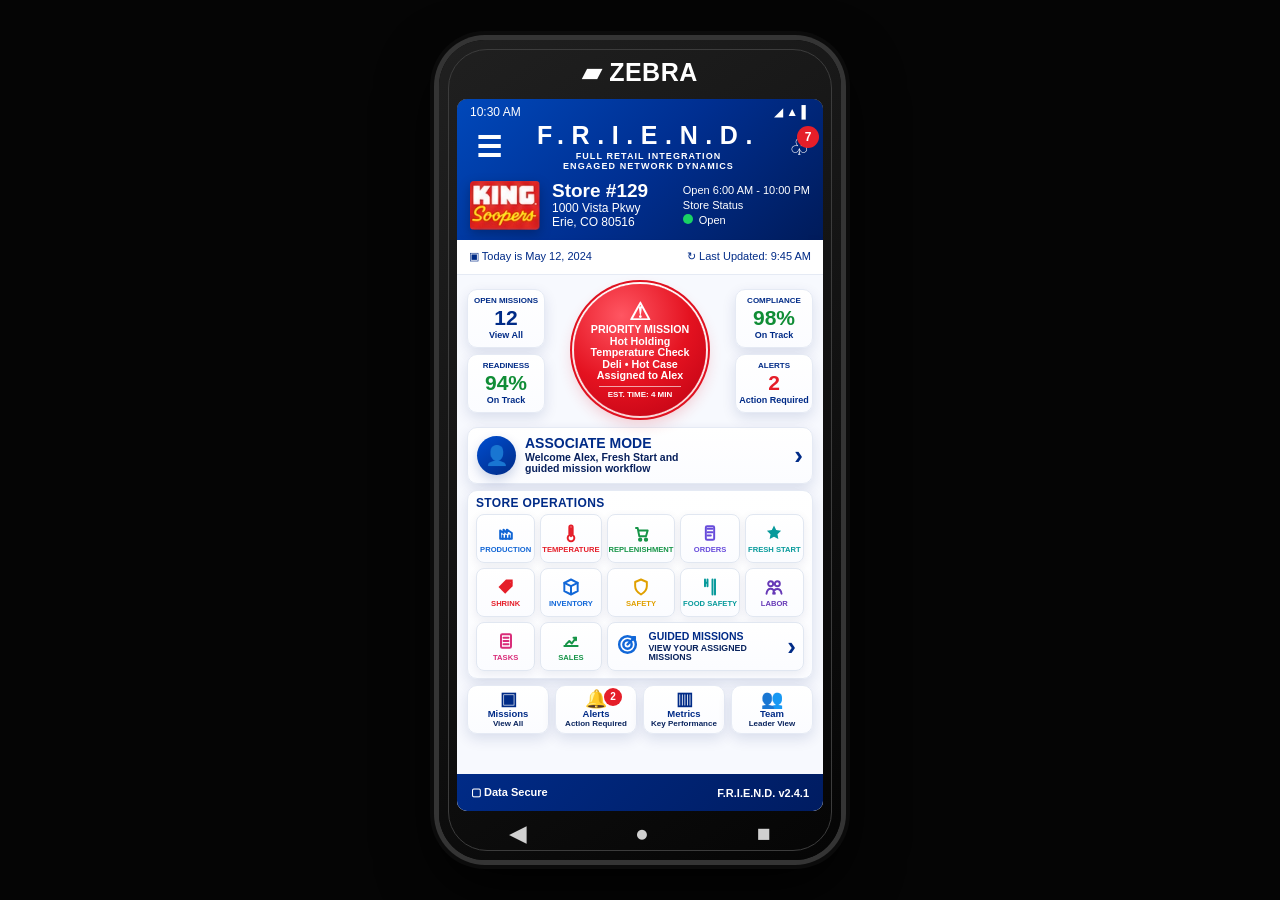
<file: FRIEND_EXECUTIVE_BUILD_FRESH_START_FINAL.html>
<!DOCTYPE html>
<html lang="en"><head><meta charset="UTF-8"><meta name="viewport" content="width=device-width, initial-scale=1.0, maximum-scale=1.0, user-scalable=no"><title>F.R.I.E.N.D. Home Screen Review</title>
<style>
:root{--blue:#002b87;--blue2:#0043b8;--dark:#06194f;--red:#e51e29;--green:#108d36;--line:#e5eaf4;--ink:#06194f;--shadow:0 5px 14px rgba(0,35,110,.12)}
*{box-sizing:border-box}html,body{margin:0;width:100%;height:100%;overflow:hidden;background:#050505;font-family:Arial,Helvetica,sans-serif;color:var(--ink)}body{display:flex;align-items:center;justify-content:center}button{font:inherit;border:0;background:none;cursor:pointer;-webkit-tap-highlight-color:transparent;color:inherit}
.device{width:402px;height:820px;background:linear-gradient(145deg,#202020,#050505);border-radius:46px;padding:59px 18px 49px;position:relative;box-shadow:0 0 0 5px #343434,0 0 0 9px #0b0b0b,0 24px 60px #000;transform-origin:center center}
.device:before{content:"";position:absolute;inset:9px;border-radius:39px;border:1px solid #3c3c3c;pointer-events:none}.brand{position:absolute;top:18px;left:0;right:0;text-align:center;color:white;font-size:25px;font-weight:900;letter-spacing:.5px}
.screen{height:712px;border-radius:10px;overflow:hidden;background:#f7f9fe;position:relative;box-shadow:inset 0 0 0 1px #151515}.app{height:100%;display:flex;flex-direction:column}.top{background:linear-gradient(135deg,#0048ba 0%,#002f91 50%,#001b5a 100%);color:white;padding:9px 13px 13px;flex:0 0 auto}.status{display:flex;justify-content:space-between;align-items:center;font-size:13px;margin-bottom:7px;line-height:1}.bar{display:flex;align-items:center;gap:12px}.hamb{font-size:31px;color:white;line-height:1;font-weight:900}.title{flex:1;text-align:center}.title h1{font-size:27px;line-height:1;letter-spacing:8px;margin:0;font-weight:900}.title small{display:block;margin-top:5px;font-size:9.8px;line-height:1.25;letter-spacing:1.08px;font-weight:900}.bell{position:relative;font-size:25px;line-height:1}.badge{position:absolute;right:-9px;top:-10px;background:var(--red);color:white;width:22px;height:22px;border-radius:50%;font-size:12px;display:grid;place-items:center;font-weight:900}
.store{display:flex;align-items:center;gap:14px;margin-top:13px}.logo{width:76px;height:54px;object-fit:cover;border-radius:4px;box-shadow:0 4px 12px rgba(0,0,0,.25)}.store h2{margin:0 0 4px;font-size:21px;line-height:1;font-weight:900}.store p{margin:1px 0;font-size:13px;line-height:1.14}.open{margin-left:auto;font-size:12px;line-height:1.6;white-space:nowrap}.dot{display:inline-block;width:10px;height:10px;background:#19d264;border-radius:50%;margin-right:6px}.date{height:41px;background:white;color:var(--blue);display:flex;align-items:center;justify-content:space-between;padding:0 13px;border-bottom:1px solid var(--line);font-size:12px;flex:0 0 auto;box-shadow:0 2px 10px rgba(0,35,110,.05)}
.content{flex:1;min-height:0;overflow:hidden;padding:9px 11px 55px;background:#f7f9fe}.card{background:linear-gradient(180deg,#fff,#fbfcff);border:1px solid var(--line);border-radius:10px;box-shadow:var(--shadow)}.hero{display:grid;grid-template-columns:82px 1fr 82px;gap:7px;align-items:center;margin-bottom:8px}.miniStats{display:flex;flex-direction:column;gap:8px}.mini{height:68px;display:flex;flex-direction:column;align-items:center;justify-content:center;text-align:center;padding:6px 3px}.label{font-size:8.8px;line-height:1.05;text-transform:uppercase;font-weight:900;color:var(--blue)}.mini .num{font-size:24px;font-weight:900;line-height:1;margin:4px 0;color:var(--blue)}.mini small{font-size:10px;color:var(--blue);font-weight:700}.green{color:var(--green)!important}.red{color:var(--red)!important}
.priority{width:151px;height:151px;border-radius:50%;margin:5px auto 8px;background:radial-gradient(circle at 36% 24%,#ff5662 0,#e41220 52%,#ba0012 100%);display:flex;flex-direction:column;align-items:center;justify-content:center;text-align:center;color:white;box-shadow:0 9px 22px rgba(229,30,41,.25),0 0 0 3px #fff,0 0 0 5px #df1220}.priority .warn{font-size:29px;line-height:.9;margin-bottom:3px;font-weight:900}.priority .ptext{font-size:12px;line-height:1.13;font-weight:900;max-width:123px}.priority .time{font-size:9px;line-height:1;margin-top:5px;padding-top:5px;border-top:1px solid rgba(255,255,255,.62);width:92px;font-weight:900}
.action{margin-bottom:8px}.action button{width:100%;min-height:64px;display:flex;align-items:center;gap:10px;text-align:left;padding:8px 10px}.roundIcon{width:45px;height:45px;border-radius:50%;display:grid;place-items:center;color:white;background:linear-gradient(145deg,#004ed0,#002b87);font-size:22px;box-shadow:0 5px 12px rgba(0,43,135,.2)}.action h3{margin:0 0 4px;font-size:16px;line-height:1;font-weight:900;color:var(--blue)}.action p{margin:0;font-size:11.4px;line-height:1.18;color:#08205c;font-weight:700}.chev{margin-left:auto;color:var(--blue);font-size:30px;font-weight:900;line-height:1}
.ops{padding:8px 9px 10px;margin-bottom:8px}.opsTitle{font-size:13px;line-height:1;margin:0 0 7px;text-transform:uppercase;font-weight:900;color:var(--blue);letter-spacing:.35px}.opsGrid{display:grid;grid-template-columns:repeat(5,1fr);gap:7px}.opTile{height:62px;border:1px solid #e1e7f1;border-radius:9px;background:linear-gradient(180deg,#fff,#fbfcff);box-shadow:0 3px 10px rgba(0,31,84,.075);display:flex;flex-direction:column;align-items:center;justify-content:center;text-align:center;font-size:8.7px;line-height:1.08;font-weight:900;text-transform:uppercase;color:var(--blue);padding:4px 2px}.opTile svg{width:25px;height:25px;margin-bottom:4px;stroke:currentColor;fill:none;stroke-width:2.35;stroke-linecap:round;stroke-linejoin:round}.opTile .fillIcon{fill:currentColor;stroke:none}.c-production{color:#1266d5}.c-temperature{color:#e51e29}.c-replenishment{color:#159447}.c-ordering{color:#674bdb}.c-freshstart{color:#079a9b}.c-shrink{color:#e51e29}.c-inventory{color:#1167d8}.c-safety{color:#e0a000}.c-food{color:#079a9b}.c-labor{color:#673ab7}.c-tasks{color:#d92b78}.c-sales{color:#159447}.guided{grid-column:span 3;display:grid;grid-template-columns:42px 1fr 22px;align-items:center;text-align:left;padding:6px 9px;color:#1167d8}.guided svg{width:31px;height:31px;margin:0}.guided b{font-size:12px;color:var(--blue);line-height:1;display:block}.guided small{font-size:10px;color:#09235d;font-weight:700;line-height:1.1;display:block;margin-top:2px}
.homeNav{display:grid;grid-template-columns:repeat(4,1fr);gap:8px}.tile{height:58px;padding:6px 3px;text-align:center;color:var(--blue);font-size:11px;line-height:1.1;font-weight:900}.tile .tileIcon{font-size:21px;line-height:1;margin-bottom:2px}.tile small{display:block;font-size:9.2px;font-weight:700;color:#09235d;line-height:1.05;margin-top:1px}.tile .badge2{position:absolute;background:var(--red);color:white;border-radius:50%;font-size:11px;width:20px;height:20px;display:grid;place-items:center;top:4px;right:19px}.tile{position:relative}
.footer{position:absolute;left:0;right:0;bottom:0;height:42px;background:linear-gradient(135deg,#002b87,#001c61);color:white;display:flex;align-items:center;justify-content:space-between;padding:0 16px;font-size:12px;font-weight:700}.phoneBtns{position:absolute;bottom:13px;left:70px;right:70px;display:flex;justify-content:space-between;color:#d0d0d0;font-size:23px}
.detail{padding:18px}.detail h2{color:var(--blue);font-size:20px;margin:0 0 10px}.bigBtn{width:100%;height:48px;border-radius:10px;background:#108d36;color:#fff;font-weight:900;margin-top:12px}.back{color:white;font-size:26px;font-weight:900}
@media(max-width:900px){.device{transform:scale(min(calc((100vw - 8px)/402), calc((100vh - 8px)/820), 1));}}
</style>
<style id="home-100-fit-final">
.device{width:402px!important;height:820px!important;padding:59px 18px 49px!important}
.screen{height:712px!important}
.top{padding:7px 13px 10px!important}
.status{font-size:12px!important;margin-bottom:5px!important}
.title h1{font-size:25px!important;letter-spacing:7.6px!important}
.title small{font-size:9px!important;margin-top:3px!important;line-height:1.16!important}
.hamb{font-size:29px!important}.bell{font-size:23px!important}
.store{margin-top:9px!important;gap:12px!important}
.logo{width:70px!important;height:49px!important}
.store h2{font-size:19px!important;margin-bottom:2px!important}
.store p{font-size:12px!important;line-height:1.05!important}
.open{font-size:11px!important;line-height:1.38!important}
.date{height:35px!important;font-size:11px!important;padding:0 12px!important}
.content{padding:6px 10px 43px!important;overflow:hidden!important}
.hero{grid-template-columns:78px 1fr 78px!important;gap:6px!important;margin-bottom:6px!important}
.miniStats{gap:6px!important}.mini{height:59px!important;padding:4px 2px!important}
.label{font-size:8px!important}.mini .num{font-size:21px!important;margin:2px 0!important}.mini small{font-size:9px!important}
.priority{width:132px!important;height:132px!important;margin:3px auto 5px!important;box-shadow:0 7px 16px rgba(229,30,41,.24),0 0 0 2px #fff,0 0 0 4px #df1220!important}
.priority .warn{font-size:24px!important;margin-bottom:2px!important}
.priority .ptext{font-size:10.7px!important;line-height:1.08!important;max-width:112px!important}
.priority .time{font-size:8px!important;margin-top:4px!important;padding-top:4px!important;width:82px!important}
.action{margin-bottom:6px!important}.action button{min-height:55px!important;padding:6px 9px!important;gap:9px!important}
.roundIcon{width:39px!important;height:39px!important;font-size:19px!important}
.action h3{font-size:14px!important;margin-bottom:2px!important}.action p{font-size:10.5px!important;line-height:1.12!important}
.chev{font-size:26px!important}.ops{padding:6px 8px 7px!important;margin-bottom:6px!important}
.opsTitle{font-size:12px!important;margin:0 0 5px!important}.opsGrid{gap:5px!important}
.opTile{height:49px!important;border-radius:8px!important;font-size:7.6px!important;padding:2px 1px!important}
.opTile svg{width:20px!important;height:20px!important;margin-bottom:3px!important}
.guided{height:49px!important;grid-template-columns:34px 1fr 18px!important;padding:4px 7px!important}
.guided svg{width:25px!important;height:25px!important}.guided b{font-size:10.5px!important}
.guided small{font-size:8.8px!important;line-height:1.03!important}
.homeNav{gap:6px!important}.tile{height:49px!important;padding:4px 2px!important;font-size:9.5px!important}
.tile .tileIcon{font-size:18px!important;margin-bottom:1px!important}.tile small{font-size:8px!important}
.tile .badge2{width:18px!important;height:18px!important;font-size:10px!important;right:14px!important;top:2px!important}
.footer{height:37px!important;font-size:11px!important;padding:0 14px!important}
@media(max-width:900px){.device{transform:scale(min(calc((100vw - 8px)/402), calc((100vh - 8px)/820), 1))!important;}}
</style>


<style id="associate-workflow-style">
.stepWrap{padding:10px 10px 43px!important;background:#f7f9fe;overflow:hidden!important}
.screenTitle{color:#002b87;font-weight:900;font-size:18px;line-height:1.05;margin:0 0 8px;text-transform:uppercase}
.subtle{font-size:11px;line-height:1.25;color:#09235d;font-weight:700}
.assocHero{display:grid;grid-template-columns:54px 1fr;gap:10px;align-items:center;margin-bottom:7px}
.avatar{width:54px;height:54px;border-radius:50%;display:grid;place-items:center;color:#fff;background:linear-gradient(145deg,#004ed0,#002b87);font-size:24px;font-weight:900;box-shadow:0 5px 12px rgba(0,43,135,.2)}
.panel{background:linear-gradient(180deg,#fff,#fbfcff);border:1px solid #e5eaf4;border-radius:10px;box-shadow:0 5px 14px rgba(0,35,110,.12);padding:10px;margin-bottom:7px}
.cta{width:100%;height:45px;border-radius:10px;background:linear-gradient(145deg,#18b85a,#0a8f3b);color:white;font-weight:900;font-size:13px;box-shadow:0 5px 13px rgba(16,141,54,.23);margin-top:7px}
.ctaBlue{background:linear-gradient(145deg,#004ed0,#002b87);box-shadow:0 5px 13px rgba(0,43,135,.23)}
.ctaLight{background:#fff;color:#002b87;border:1px solid #cfd9ee;box-shadow:0 3px 10px rgba(0,35,110,.08)}
.missionCard{display:grid;grid-template-columns:38px 1fr 54px;gap:9px;align-items:center}
.badgeP{border-radius:999px;padding:4px 7px;background:#ffe4e7;color:#c60013;font-size:9px;font-weight:900;text-align:center}
.smallGrid{display:grid;grid-template-columns:1fr 1fr;gap:7px}
.infoBox{background:#f7f9fe;border:1px solid #e5eaf4;border-radius:9px;padding:8px;text-align:center}
.infoBox b{display:block;color:#002b87;font-size:20px;line-height:1}
.infoBox span{display:block;color:#09235d;font-size:9px;font-weight:900;text-transform:uppercase;margin-top:2px}
.optionRow{display:grid;grid-template-columns:32px 1fr 20px;gap:9px;align-items:center;border:1px solid #e5eaf4;background:#fff;border-radius:10px;padding:8px;margin-bottom:6px;box-shadow:0 3px 10px rgba(0,35,110,.06)}
.optionRow .oicon{width:32px;height:32px;border-radius:9px;display:grid;place-items:center;color:#fff;font-size:16px;font-weight:900;background:linear-gradient(145deg,#004ed0,#002b87)}
.optionRow.orange .oicon{background:linear-gradient(145deg,#ff9a1f,#e16700)}
.optionRow.purple .oicon{background:linear-gradient(145deg,#674bdb,#3f279b)}
.optionRow h4{margin:0 0 2px;color:#002b87;font-size:12px;line-height:1;text-transform:uppercase}
.optionRow p{margin:0;font-size:9.5px;line-height:1.13;color:#09235d;font-weight:700}
.radioDot{width:17px;height:17px;border-radius:50%;border:2px solid #b8c4dd}
.radioDot.on{border-color:#108d36;box-shadow:inset 0 0 0 4px white;background:#108d36}
.checkList{display:grid;gap:6px}
.checkItem{display:flex;align-items:center;gap:8px;font-size:11px;font-weight:800;color:#09235d}
.checkItem i{width:18px;height:18px;border-radius:50%;display:grid;place-items:center;background:#108d36;color:#fff;font-style:normal;font-size:12px}
.bigCheck{font-size:52px;line-height:1;text-align:center;color:#108d36;margin:4px 0}
.tempRead{font-size:46px!important;color:#108d36!important}
.statusPill{display:inline-block;border-radius:999px;background:#e9f8ef;color:#108d36;padding:5px 9px;font-weight:900;font-size:11px;margin-top:3px}
.progressTop{height:7px;background:#e6eaf4;border-radius:99px;overflow:hidden;margin:7px 0 0}
.progressTop div{height:100%;background:linear-gradient(90deg,#002b87,#0f62ff)}
.kpi3{display:grid;grid-template-columns:repeat(3,1fr);gap:6px}
.kpi3 .infoBox b{font-size:18px}
</style>


<style id="all-buttons-polish-style">
.moduleHero{display:grid;grid-template-columns:46px 1fr 54px;gap:9px;align-items:center}
.moduleIcon{width:46px;height:46px;border-radius:13px;display:grid;place-items:center;color:#fff;font-size:21px;font-weight:900;box-shadow:0 5px 12px rgba(0,43,135,.18)}
.mBlue{background:linear-gradient(145deg,#004ed0,#002b87)}.mRed{background:linear-gradient(145deg,#ff3040,#c60013)}.mGreen{background:linear-gradient(145deg,#16aa4d,#087b31)}.mOrange{background:linear-gradient(145deg,#ff9a1f,#e16700)}.mPurple{background:linear-gradient(145deg,#674bdb,#3f279b)}.mTeal{background:linear-gradient(145deg,#10a9a0,#047a76)}.mGold{background:linear-gradient(145deg,#ffb11c,#f47b00)}
.moduleHero h3{margin:0 0 3px;color:#002b87;font-size:14px;line-height:1;text-transform:uppercase}
.moduleHero p{margin:0;color:#09235d;font-size:10.3px;line-height:1.16;font-weight:700}
.scoreBadge{border-radius:999px;padding:5px 7px;text-align:center;font-size:10px;font-weight:900;background:#eef4ff;color:#002b87}
.alertBadge{background:#ffe5e7;color:#c60013}.goodBadge{background:#e9f8ef;color:#108d36}.warnBadge{background:#fff3d9;color:#a56600}
.barRow{display:grid;grid-template-columns:70px 1fr 42px;gap:7px;align-items:center;margin:7px 0;font-size:10.5px;font-weight:900;color:#09235d}
.track2{height:6px;border-radius:99px;background:#e6eaf4;overflow:hidden}.track2 div{height:100%;border-radius:99px;background:linear-gradient(90deg,#004ed0,#002b87)}
.actionList{display:grid;gap:6px}.actionItem{display:grid;grid-template-columns:22px 1fr auto;gap:7px;align-items:center;border-top:1px solid #e9edf6;padding-top:7px;font-size:10.5px;font-weight:800;color:#09235d}.actionItem:first-child{border-top:0;padding-top:0}.dotIcon{width:22px;height:22px;border-radius:50%;display:grid;place-items:center;background:#002b87;color:white;font-size:11px;font-weight:900}
</style>


<style id="production-update-style">
.prodLegend{display:grid;grid-template-columns:repeat(3,1fr);gap:5px;margin-top:7px}
.prodLegend span{font-size:8.5px;font-weight:900;text-align:center;border-radius:999px;padding:4px 3px}
.prodLegend .r{background:#ffe5e7;color:#c60013}.prodLegend .y{background:#fff1d9;color:#9b6200}.prodLegend .g{background:#e9f8ef;color:#108d36}
.prodBars{padding:9px}
.prodBarRow{display:grid;grid-template-columns:78px 1fr 34px;gap:7px;align-items:center;margin:8px 0;font-size:10px;font-weight:900;color:#09235d}
.prodMeter{position:relative;height:12px;border-radius:99px;overflow:hidden;background:linear-gradient(90deg,#e51e29 0%,#f5c342 50%,#108d36 100%);box-shadow:inset 0 0 0 1px rgba(0,0,0,.08)}
.prodMeter:before{content:"";position:absolute;inset:0;background:repeating-linear-gradient(90deg,transparent 0,transparent calc(25% - 1px),rgba(255,255,255,.85) calc(25% - 1px),rgba(255,255,255,.85) 25%)}
.prodMarker{position:absolute;top:1px;bottom:1px;width:4px;border-radius:99px;background:#001b5a;box-shadow:0 0 0 2px white;transform:translateX(-2px)}
.prodTicks{display:grid;grid-template-columns:repeat(5,1fr);font-size:7.5px;color:#536079;font-weight:900;margin-top:2px;text-align:center}
.prodActions .actionItem:nth-child(1) .dotIcon{background:#e51e29}
.prodActions .actionItem:nth-child(2) .dotIcon{background:#f47b00}
.prodActions .actionItem:nth-child(3) .dotIcon{background:#108d36}
.prodActions .actionItem:nth-child(1) span{background:#ffe5e7;color:#c60013}
.prodActions .actionItem:nth-child(2) span{background:#fff1d9;color:#9b6200}
.prodActions .actionItem:nth-child(3) span{background:#e9f8ef;color:#108d36}
</style>


<style id="production-visible-fix">
/* Production screen visibility fix */
.prodCompact{padding:6px 9px 43px!important;overflow:hidden!important}
.prodCompact .panel{margin-bottom:6px!important;padding:8px!important}
.prodCompact .moduleHero{grid-template-columns:38px 1fr 46px!important;gap:7px!important}
.prodCompact .moduleIcon{width:38px!important;height:38px!important;font-size:18px!important;border-radius:10px!important}
.prodCompact .moduleHero h3{font-size:12.5px!important;margin-bottom:2px!important}
.prodCompact .moduleHero p{font-size:9.2px!important;line-height:1.08!important}
.prodCompact .scoreBadge{font-size:8.5px!important;padding:4px 5px!important}
.prodCompact .smallGrid{gap:6px!important}
.prodCompact .infoBox{padding:6px!important}
.prodCompact .infoBox b{font-size:17px!important}
.prodCompact .infoBox span{font-size:7.8px!important}
.prodCompact .screenTitle{font-size:12px!important;margin-bottom:4px!important}
.prodLegend{display:grid!important;grid-template-columns:repeat(3,1fr)!important;gap:4px!important;margin:4px 0!important}
.prodLegend span{font-size:7.2px!important;padding:3px 2px!important}
.prodBarRow{grid-template-columns:69px 1fr 30px!important;gap:5px!important;margin:5px 0!important;font-size:8.7px!important}
.prodMeter{height:9px!important}
.prodMarker{width:3px!important}
.prodTicks{font-size:6.2px!important;margin-top:1px!important}
.prodActions .actionItem{font-size:8.8px!important;gap:5px!important;padding-top:5px!important}
.prodActions .dotIcon{width:18px!important;height:18px!important;font-size:9px!important}
.prodActions .scoreBadge{font-size:7.5px!important;padding:3px 4px!important}
.prodCompact .cta{height:36px!important;font-size:11px!important;margin-top:6px!important}
</style>


<style id="production-final-tune">
.prodMarker{background:#8B0000!important;box-shadow:0 0 0 2px white!important}
.engagedText{grid-column:1 / -1;font-size:8.8px;line-height:1.12;color:#536079;font-weight:800;margin:-2px 0 1px 69px}
.prodCompact .prodBarRow{margin:4px 0 2px!important}
</style>


<style id="production-lock-inventory-start">
.prodMarker{
  width:8px!important;
  background:#8B0000!important;
  box-shadow:0 0 0 2px #fff,0 0 8px rgba(139,0,0,.45)!important;
  border-radius:8px!important;
  transform:translateX(-4px)!important;
}
.prodActions .actionItem:nth-child(1) .dotIcon{background:#8B0000!important}
.prodActions .actionItem:nth-child(2) .dotIcon{background:#f47b00!important}
.prodActions .actionItem:nth-child(3) .dotIcon{background:#108d36!important}
.prodActions .actionItem:nth-child(1) span{background:#ffe5e7!important;color:#8B0000!important}
.prodActions .actionItem:nth-child(2) span{background:#fff1d9!important;color:#9b6200!important}
.prodActions .actionItem:nth-child(3) span{background:#e9f8ef!important;color:#108d36!important}
.inventoryGrid{display:grid;grid-template-columns:1fr 1fr;gap:6px}
.invRow{display:grid;grid-template-columns:72px 1fr 36px;gap:6px;align-items:center;margin:7px 0;font-size:9.5px;font-weight:900;color:#09235d}
.invTrack{height:9px;border-radius:99px;background:#e6eaf4;overflow:hidden}
.invTrack div{height:100%;border-radius:99px;background:linear-gradient(90deg,#004ed0,#108d36)}
.invActions .actionItem:nth-child(1) .dotIcon{background:#004ed0}
.invActions .actionItem:nth-child(2) .dotIcon{background:#f47b00}
.invActions .actionItem:nth-child(3) .dotIcon{background:#108d36}
</style>


<style id="inventory-v2-style">
.invMetricGrid{display:grid;grid-template-columns:repeat(4,1fr);gap:5px}
.invMetric{background:#fff;border:1px solid #e5eaf4;border-radius:9px;box-shadow:0 3px 9px rgba(0,35,110,.08);padding:6px 2px;text-align:center}
.invMetric b{display:block;color:#002b87;font-size:15px;line-height:1}
.invMetric span{display:block;color:#09235d;font-size:6.9px;font-weight:900;text-transform:uppercase;margin-top:2px}
.invMetric small{display:block;font-size:7.2px;font-weight:900;margin-top:1px}
.invDeptPanel{padding:7px!important}
.invDeptRow{display:grid;grid-template-columns:72px 1fr 31px;gap:5px;align-items:center;margin:4px 0 1px;font-size:8.5px;font-weight:900;color:#09235d}
.invAccTrack{height:8px;border-radius:99px;background:linear-gradient(90deg,#e51e29 0%,#f5c342 50%,#108d36 100%);position:relative;overflow:hidden}
.invAccTrack:before{content:"";position:absolute;inset:0;background:repeating-linear-gradient(90deg,transparent 0,transparent calc(25% - 1px),rgba(255,255,255,.75) calc(25% - 1px),rgba(255,255,255,.75) 25%)}
.invAccMark{position:absolute;top:0;bottom:0;width:5px;border-radius:99px;background:#8B0000;box-shadow:0 0 0 1.5px #fff;transform:translateX(-2.5px)}
.invCounts{grid-column:1 / -1;font-size:7.4px;color:#536079;font-weight:800;margin:0 0 2px 72px;line-height:1.05}
.invTicks{display:grid;grid-template-columns:repeat(5,1fr);font-size:5.9px;color:#536079;font-weight:900;margin-top:1px;text-align:center}
.invActions .actionItem:nth-child(1) .dotIcon{background:#e51e29!important}
.invActions .actionItem:nth-child(2) .dotIcon{background:#f47b00!important}
.invActions .actionItem:nth-child(3) .dotIcon{background:#108d36!important}
.invActions .actionItem{font-size:8.6px!important}
</style>


<style id="inventory-priority-final">
.invMetric.oosMetric{border-color:#ffd2d6;background:linear-gradient(180deg,#fff5f6,#fff)}
.invMetric.oosMetric b,.invMetric.oosMetric span,.invMetric.oosMetric small{color:#c60013!important}
.inventoryPriority .screenTitle{color:#002b87}
.inventoryPriority .actionItem:nth-child(1) .dotIcon{background:#c60013!important}
.inventoryPriority .actionItem:nth-child(1) span{background:#ffe5e7!important;color:#c60013!important}
.inventoryPriority .actionItem:nth-child(2) .dotIcon{background:#f47b00!important}
.inventoryPriority .actionItem:nth-child(2) span{background:#fff1d9!important;color:#9b6200!important}
.inventoryPriority .actionItem:nth-child(3) .dotIcon{background:#108d36!important}
.inventoryPriority .actionItem:nth-child(3) span{background:#e9f8ef!important;color:#108d36!important}
</style>


<style id="shrink-review-style">
.shrinkMetricGrid{display:grid;grid-template-columns:repeat(4,1fr);gap:5px}
.shrinkMetric{background:#fff;border:1px solid #e5eaf4;border-radius:9px;box-shadow:0 3px 9px rgba(0,35,110,.08);padding:6px 2px;text-align:center}
.shrinkMetric b{display:block;color:#002b87;font-size:14px;line-height:1}
.shrinkMetric span{display:block;color:#09235d;font-size:6.8px;font-weight:900;text-transform:uppercase;margin-top:2px}
.shrinkMetric small{display:block;font-size:7.1px;font-weight:900;margin-top:1px}
.shrinkMetric.risk{border-color:#ffe2aa;background:linear-gradient(180deg,#fff8ea,#fff)}
.shrinkMetric.risk b,.shrinkMetric.risk small{color:#9b6200!important}
.shrinkMetric.redRisk{border-color:#ffd2d6;background:linear-gradient(180deg,#fff5f6,#fff)}
.shrinkDeptPanel{padding:7px!important}
.shrinkDeptRow{display:grid;grid-template-columns:72px 1fr 32px;gap:5px;align-items:center;margin:4px 0 1px;font-size:8.5px;font-weight:900;color:#09235d}
.shrinkTrack{height:8px;border-radius:99px;background:linear-gradient(90deg,#108d36 0%,#f5c342 50%,#e51e29 100%);position:relative;overflow:hidden}
.shrinkTrack:before{content:"";position:absolute;inset:0;background:repeating-linear-gradient(90deg,transparent 0,transparent calc(25% - 1px),rgba(255,255,255,.75) calc(25% - 1px),rgba(255,255,255,.75) 25%)}
.shrinkMark{position:absolute;top:0;bottom:0;width:6px;border-radius:99px;background:#8B0000;box-shadow:0 0 0 1.5px #fff,0 0 6px rgba(139,0,0,.4);transform:translateX(-3px)}
.shrinkTicks{display:grid;grid-template-columns:repeat(5,1fr);font-size:5.9px;color:#536079;font-weight:900;margin-top:1px;text-align:center}
.shrinkNote{grid-column:1 / -1;font-size:7.3px;color:#536079;font-weight:800;margin:0 0 2px 72px;line-height:1.05}
.shrinkPriority .actionItem{font-size:8.4px!important}
.shrinkPriority .actionItem:nth-child(1) .dotIcon{background:#c60013!important}
.shrinkPriority .actionItem:nth-child(1) span{background:#ffe5e7!important;color:#c60013!important}
.shrinkPriority .actionItem:nth-child(2) .dotIcon{background:#f47b00!important}
.shrinkPriority .actionItem:nth-child(2) span{background:#fff1d9!important;color:#9b6200!important}
.shrinkPriority .actionItem:nth-child(3) .dotIcon{background:#108d36!important}
.shrinkPriority .actionItem:nth-child(3) span{background:#e9f8ef!important;color:#108d36!important}
</style>


<style id="shrink-final-corrections-v3">
.shrinkMetricGrid{display:grid!important;grid-template-columns:repeat(4,1fr)!important;gap:5px!important}
.shrinkMetric{
  background:#fff!important;
  border:1px solid #e5eaf4!important;
  border-radius:9px!important;
  box-shadow:0 3px 9px rgba(0,35,110,.08)!important;
  padding:6px 2px!important;
  text-align:center!important;
}
.shrinkMetric .tileTitle{
  display:block!important;
  color:#000!important;
  font-size:6.8px!important;
  line-height:1.05!important;
  font-weight:900!important;
  text-transform:uppercase!important;
  margin:0 0 2px!important;
}
.shrinkMetric .tileValue{
  display:block!important;
  font-size:14px!important;
  line-height:1!important;
  font-weight:900!important;
  margin:0!important;
}
.shrinkMetric .tileTrend{
  display:block!important;
  font-size:7.1px!important;
  line-height:1.05!important;
  font-weight:900!important;
  margin:2px 0 0!important;
}
.darkYellow{color:#A66A00!important}
.redValue{color:#C60013!important}
.greenValue{color:#108d36!important}
.shrinkPriority .actionItem:nth-child(2) .dotIcon{background:#f47b00!important}
.shrinkPriority .actionItem:nth-child(2) span{background:#fff1d9!important;color:#9b6200!important}
</style>


<style id="shrink-lock-final-pass">
.shrinkTrack{
  background:linear-gradient(90deg,#e51e29 0%,#f5c342 50%,#108d36 100%)!important;
}
.shrinkMetricGrid{display:grid!important;grid-template-columns:repeat(4,1fr)!important;gap:5px!important}
.shrinkMetric{
  background:#fff!important;
  border:1px solid #e5eaf4!important;
  border-radius:9px!important;
  box-shadow:0 3px 9px rgba(0,35,110,.08)!important;
  padding:6px 2px!important;
  text-align:center!important;
}
.shrinkMetric .tileTitle{
  display:block!important;
  color:#000!important;
  font-size:6.8px!important;
  line-height:1.05!important;
  font-weight:900!important;
  text-transform:uppercase!important;
  margin:0 0 2px!important;
}
.shrinkMetric .tileValue{
  display:block!important;
  font-size:14px!important;
  line-height:1!important;
  font-weight:900!important;
  margin:0!important;
}
.shrinkMetric .tileTrend{
  display:block!important;
  font-size:7.1px!important;
  line-height:1.05!important;
  font-weight:900!important;
  margin:2px 0 0!important;
}
.darkYellow{color:#A66A00!important}
.redValue{color:#C60013!important}
.greenValue{color:#108d36!important}
.shrinkPriority .actionItem:nth-child(2) .dotIcon{background:#f47b00!important}
.shrinkPriority .actionItem:nth-child(2) span{background:#fff1d9!important;color:#9b6200!important}
</style>


<style id="shrink-locked-flip-back">
.shrinkTrack{
  background:linear-gradient(90deg,#108d36 0%,#f5c342 50%,#e51e29 100%)!important;
}
</style>


<style id="replenishment-review-style">
.repMetricGrid{display:grid;grid-template-columns:repeat(4,1fr);gap:5px}
.repMetric{background:#fff;border:1px solid #e5eaf4;border-radius:9px;box-shadow:0 3px 9px rgba(0,35,110,.08);padding:6px 2px;text-align:center}
.repMetric span{display:block;color:#000;font-size:6.8px;font-weight:900;text-transform:uppercase;line-height:1.05;margin-bottom:2px}
.repMetric b{display:block;font-size:14px;line-height:1;font-weight:900}
.repMetric small{display:block;font-size:7.1px;font-weight:900;margin-top:2px}
.repGreen{color:#108d36!important}.repBlue{color:#002b87!important}.repYellow{color:#9b6200!important}
.repDeptPanel{padding:7px!important}
.repRow{display:grid;grid-template-columns:86px 1fr 28px;gap:5px;align-items:center;margin:4px 0 1px;font-size:8.3px;font-weight:900;color:#09235d}
.repTrack{height:8px;border-radius:99px;background:#e6eaf4;overflow:hidden}
.repTrack div{height:100%;border-radius:99px;background:linear-gradient(90deg,#004ed0,#108d36)}
.repAssign{grid-column:1 / -1;font-size:7.25px;color:#536079;font-weight:800;margin:0 0 2px 86px;line-height:1.05}
.repPriority .actionItem{font-size:8.2px!important}
.repPriority .actionItem:nth-child(1) .dotIcon{background:#108d36!important}
.repPriority .actionItem:nth-child(1) span{background:#e9f8ef!important;color:#108d36!important}
.repPriority .actionItem:nth-child(2) .dotIcon{background:#108d36!important}
.repPriority .actionItem:nth-child(2) span{background:#e9f8ef!important;color:#108d36!important}
.repPriority .actionItem:nth-child(3) .dotIcon{background:#f47b00!important}
.repPriority .actionItem:nth-child(3) span{background:#fff1d9!important;color:#9b6200!important}
.fifoBox{background:#f7f9fe;border:1px solid #e5eaf4;border-radius:9px;padding:7px;margin-top:6px;font-size:8.5px;font-weight:800;color:#09235d;line-height:1.2}
</style>


<style id="replenishment-lock-spacing-final">
.repPriority .actionItem{
  padding-top:4px!important;
  padding-bottom:2px!important;
  font-size:8px!important;
  gap:5px!important;
}
.repPriority .dotIcon{
  width:18px!important;
  height:18px!important;
  font-size:9px!important;
}
.repPriority .scoreBadge{
  font-size:7.2px!important;
  padding:3px 4px!important;
}
.repPriority .screenTitle{
  margin-bottom:4px!important;
}
.repPriority .fifoBox{
  padding:5px!important;
  margin-top:4px!important;
  font-size:7.8px!important;
  line-height:1.08!important;
}
.repPriority .cta{
  height:34px!important;
  font-size:10.5px!important;
  margin-top:5px!important;
}
</style>


<style id="replenishment-final-banner-button-fix">
/* Replenishment final adjustment: preserve approved layout, shrink banner 12%, remove guided mission button */
#app .repMetricGrid + .panel { margin-bottom:5px!important; }
.repPriority .cta{display:none!important}
.content:has(.repMetricGrid) .moduleHero{
  grid-template-columns:34px 1fr 42px!important;
  gap:6px!important;
  padding:7px!important;
  margin-bottom:5px!important;
}
.content:has(.repMetricGrid) .moduleHero .moduleIcon{
  width:34px!important;
  height:34px!important;
  font-size:16px!important;
  border-radius:9px!important;
}
.content:has(.repMetricGrid) .moduleHero h3{
  font-size:11.5px!important;
  margin-bottom:1px!important;
}
.content:has(.repMetricGrid) .moduleHero p{
  font-size:8.7px!important;
  line-height:1.05!important;
}
.content:has(.repMetricGrid) .moduleHero .scoreBadge{
  font-size:7.3px!important;
  padding:3px 4px!important;
}
</style>


<style id="rep-bottom-4pct">
.repPriority{
  padding:5px !important;
}
.repPriority .actionList{
  gap:2px !important;
}
.repPriority .actionItem{
  padding-top:2px !important;
  padding-bottom:1px !important;
}
.repPriority .fifoBox{
  padding:3px !important;
  margin-top:2px !important;
  margin-bottom:0 !important;
  line-height:1.0 !important;
}
</style>


<style id="rep-remove-flow-lock">
.repPriority > .fifoBox{
  display:none!important;
}
</style>


<style id="food-safety-review-style">
.foodMetricGrid{display:grid;grid-template-columns:repeat(4,1fr);gap:5px}
.foodMetric{background:#fff;border:1px solid #e5eaf4;border-radius:9px;box-shadow:0 3px 9px rgba(0,35,110,.08);padding:6px 2px;text-align:center}
.foodMetric span{display:block;color:#000;font-size:6.8px;font-weight:900;text-transform:uppercase;line-height:1.05;margin-bottom:2px}
.foodMetric b{display:block;font-size:14px;line-height:1;font-weight:900}
.foodMetric small{display:block;font-size:7.1px;font-weight:900;margin-top:2px}
.foodGreen{color:#108d36!important}.foodYellow{color:#9b6200!important}.foodRed{color:#c60013!important}
.foodDeptPanel{padding:7px!important}
.foodDeptRow{display:grid;grid-template-columns:82px 1fr 40px;gap:5px;align-items:center;border-bottom:1px solid #e9edf6;padding:4px 0;font-size:8.6px;font-weight:900;color:#09235d}
.foodDeptRow:last-child{border-bottom:0}
.foodTrend{font-size:7.3px;font-weight:900;color:#536079;line-height:1.05}
.foodScore{text-align:right;font-size:11px;font-weight:900}
.foodPriority .actionItem{font-size:8.2px!important;line-height:1.07!important}
.foodPriority .actionItem:nth-child(1) .dotIcon{background:#c60013!important}
.foodPriority .actionItem:nth-child(1) span{background:#ffe5e7!important;color:#c60013!important}
.foodPriority .actionItem:nth-child(2) .dotIcon{background:#f47b00!important}
.foodPriority .actionItem:nth-child(2) span{background:#fff1d9!important;color:#9b6200!important}
.foodPriority .actionItem:nth-child(3) .dotIcon{background:#f47b00!important}
.foodPriority .actionItem:nth-child(3) span{background:#fff1d9!important;color:#9b6200!important}
.foodCompact{padding:6px 9px 43px!important;overflow:hidden!important}
.foodCompact .panel{margin-bottom:6px!important;padding:8px!important}
.foodCompact .moduleHero{grid-template-columns:38px 1fr 46px!important;gap:7px!important}
.foodCompact .moduleIcon{width:38px!important;height:38px!important;font-size:18px!important;border-radius:10px!important}
.foodCompact .moduleHero h3{font-size:12.5px!important;margin-bottom:2px!important}
.foodCompact .moduleHero p{font-size:9.1px!important;line-height:1.07!important}
.foodCompact .scoreBadge{font-size:8px!important;padding:4px 5px!important}
</style>


<style id="ordering-review-style">
.orderMetricGrid{display:grid;grid-template-columns:repeat(4,1fr);gap:5px}
.orderMetric{background:#fff;border:1px solid #e5eaf4;border-radius:9px;box-shadow:0 3px 9px rgba(0,35,110,.08);padding:6px 2px;text-align:center}
.orderMetric span{display:block;color:#000;font-size:6.8px;font-weight:900;text-transform:uppercase;line-height:1.05;margin-bottom:2px}
.orderMetric b{display:block;font-size:14px;line-height:1;font-weight:900}
.orderMetric small{display:block;font-size:7.1px;font-weight:900;margin-top:2px}
.orderGreen{color:#108d36!important}.orderBlue{color:#002b87!important}.orderRed{color:#c60013!important}.orderYellow{color:#9b6200!important}
.orderDeptPanel{padding:7px!important}
.orderRow{display:grid;grid-template-columns:75px 1fr 74px;gap:5px;align-items:center;border-bottom:1px solid #e9edf6;padding:4px 0;font-size:8.5px;font-weight:900;color:#09235d}
.orderRow:last-child{border-bottom:0}
.orderLeader{font-size:7.3px;color:#536079;font-weight:800;line-height:1.05}
.assistBtn{height:22px;border-radius:999px;background:#108d36;color:white;font-size:6.8px;font-weight:900;padding:0 5px;box-shadow:0 2px 6px rgba(16,141,54,.2)}
.assistBtn.closed{background:#dce3ef;color:#6a7488;box-shadow:none}
.orderPriority .actionItem{font-size:8.2px!important;line-height:1.07!important}
.orderPriority .actionItem:nth-child(1) .dotIcon{background:#108d36!important}
.orderPriority .actionItem:nth-child(1) span{background:#e9f8ef!important;color:#108d36!important}
.orderPriority .actionItem:nth-child(2) .dotIcon{background:#f47b00!important}
.orderPriority .actionItem:nth-child(2) span{background:#fff1d9!important;color:#9b6200!important}
.orderPriority .actionItem:nth-child(3) .dotIcon{background:#c60013!important}
.orderPriority .actionItem:nth-child(3) span{background:#ffe5e7!important;color:#c60013!important}
.orderCompact{padding:6px 9px 43px!important;overflow:hidden!important}
.orderCompact .panel{margin-bottom:6px!important;padding:8px!important}
.orderCompact .moduleHero{grid-template-columns:38px 1fr 46px!important;gap:7px!important}
.orderCompact .moduleIcon{width:38px!important;height:38px!important;font-size:18px!important;border-radius:10px!important}
.orderCompact .moduleHero h3{font-size:12.5px!important;margin-bottom:2px!important}
.orderCompact .moduleHero p{font-size:9.1px!important;line-height:1.07!important}
.orderCompact .scoreBadge{font-size:8px!important;padding:4px 5px!important}
</style>


<style id="ordering-remove-assignments-space-final">
.orderCompact{
  padding:7px 9px 43px!important;
  overflow:hidden!important;
}
.orderCompact .panel{
  margin-bottom:8px!important;
  padding:9px!important;
}
.orderCompact .moduleHero{
  grid-template-columns:40px 1fr 48px!important;
  gap:8px!important;
}
.orderCompact .moduleIcon{
  width:40px!important;
  height:40px!important;
  font-size:19px!important;
}
.orderMetricGrid{
  gap:6px!important;
  margin-bottom:8px!important;
}
.orderMetric{
  padding:7px 2px!important;
}
.orderMetric span{
  font-size:7px!important;
}
.orderMetric b{
  font-size:15px!important;
}
.orderMetric small{
  font-size:7.3px!important;
}
.orderDeptPanel{
  padding:9px!important;
}
.orderRow{
  grid-template-columns:78px 1fr 78px!important;
  padding:5px 0!important;
  font-size:8.8px!important;
}
.orderLeader{
  font-size:7.5px!important;
}
.assistBtn{
  height:24px!important;
  font-size:6.9px!important;
}
</style>




<style id="labor-final-grid-adjustment">
.laborCompact{padding:6px 8px 43px!important;overflow:hidden!important}
.laborCompact .panel{margin-bottom:6px!important;padding:8px!important}
.laborMetricGrid{display:grid!important;grid-template-columns:repeat(4,1fr)!important;gap:5px!important}
.laborMetric{background:#fff!important;border:1px solid #e5eaf4!important;border-radius:9px!important;box-shadow:0 3px 9px rgba(0,35,110,.08)!important;padding:6px 2px!important;text-align:center!important}
.laborMetric span{display:block!important;font-size:6.3px!important;font-weight:900!important;color:#000!important;line-height:1.05!important;text-transform:uppercase!important}
.laborMetric b{display:block!important;font-size:13px!important;font-weight:900!important;line-height:1!important;margin-top:2px!important}
.laborMetric small{display:block!important;font-size:6.7px!important;font-weight:900!important;line-height:1.05!important;margin-top:2px!important}
.laborRed{color:#c60013!important}.laborGreen{color:#108d36!important}.laborYellow{color:#9b6200!important}
.laborGrid{display:grid!important;grid-template-columns:56px repeat(6,1fr)!important;gap:2px!important;font-size:6.3px!important;font-weight:900!important;line-height:1!important}
.laborGrid div{background:#fff!important;border:1px solid #e9edf6!important;border-radius:5px!important;padding:3px 2px!important;text-align:center!important;min-height:18px!important;display:flex!important;align-items:center!important;justify-content:center!important}
.laborGrid .head{background:#eef4ff!important;color:#002b87!important;text-transform:uppercase!important}
.laborGrid .dept{color:#09235d!important;justify-content:flex-start!important;text-align:left!important;padding-left:3px!important}
.laborCompact .screenTitle{font-size:11.5px!important;margin-bottom:4px!important}
.laborCompact .actionItem{font-size:8px!important;line-height:1.05!important;padding-top:4px!important;gap:5px!important}
.laborCompact .dotIcon{width:18px!important;height:18px!important;font-size:9px!important}
.laborCompact .scoreBadge{font-size:6.9px!important;padding:3px 4px!important}
</style>


<style id="labor-tile-mission-polish">
.laborMetric{
  min-height:54px!important;
  padding:8px 3px!important;
}
.laborMetric span{
  font-size:7px!important;
  line-height:1.08!important;
}
.laborMetric b{
  font-size:15.5px!important;
  margin-top:3px!important;
}
.laborMetric small{
  font-size:7.2px!important;
  margin-top:3px!important;
}
.laborCompact .panel{
  margin-bottom:5px!important;
  padding:7px!important;
}
.laborCompact .actionList{
  gap:4px!important;
}
.laborCompact .actionItem{
  font-size:7.8px!important;
  line-height:1.04!important;
  padding-top:4px!important;
}
.laborPriority .actionItem:nth-child(1) .dotIcon{background:#f47b00!important}
.laborPriority .actionItem:nth-child(1) span{background:#fff1d9!important;color:#9b6200!important}
.laborPriority .actionItem:nth-child(2) .dotIcon{background:#c60013!important}
.laborPriority .actionItem:nth-child(2) span{background:#ffe5e7!important;color:#c60013!important}
.laborPriority .actionItem:nth-child(3) .dotIcon{background:#c60013!important}
.laborPriority .actionItem:nth-child(3) span{background:#ffe5e7!important;color:#c60013!important}
</style>


<style id="labor-vertical-fill-final">
.laborCompact{
  padding:7px 8px 43px!important;
}
.laborMetric{
  min-height:66px!important;
  padding:10px 3px!important;
}
.laborMetric span{
  font-size:7.4px!important;
  line-height:1.1!important;
}
.laborMetric b{
  font-size:17px!important;
  margin-top:4px!important;
}
.laborMetric small{
  font-size:7.7px!important;
  margin-top:4px!important;
}
.laborPriority{
  padding:9px!important;
}
.laborPriority .actionList{
  gap:7px!important;
}
.laborPriority .actionItem{
  min-height:44px!important;
  font-size:8.8px!important;
  line-height:1.1!important;
  padding-top:7px!important;
  padding-bottom:5px!important;
}
.laborPriority .dotIcon{
  width:22px!important;
  height:22px!important;
  font-size:11px!important;
}
.laborPriority .scoreBadge{
  font-size:7.5px!important;
  padding:4px 5px!important;
}
.laborPriority .actionItem:nth-child(1) .dotIcon{background:#c60013!important}
.laborPriority .actionItem:nth-child(1) span{background:#ffe5e7!important;color:#c60013!important}
</style>


<style id="fresh-start-screen-style">
.freshCompact{padding:6px 8px 43px!important;overflow:hidden!important}
.freshCompact .panel{margin-bottom:5px!important;padding:7px!important}
.freshMetricGrid{display:grid!important;grid-template-columns:repeat(4,1fr)!important;gap:5px!important}
.freshMetric{background:#fff!important;border:1px solid #e5eaf4!important;border-radius:9px!important;box-shadow:0 3px 9px rgba(0,35,110,.08)!important;padding:7px 2px!important;text-align:center!important;min-height:58px!important}
.freshMetric span{display:block!important;font-size:6.5px!important;font-weight:900!important;color:#000!important;line-height:1.08!important;text-transform:uppercase!important}
.freshMetric b{display:block!important;font-size:15.5px!important;font-weight:900!important;line-height:1!important;margin-top:3px!important}
.freshMetric small{display:block!important;font-size:6.8px!important;font-weight:900!important;line-height:1.05!important;margin-top:3px!important}
.freshGreen{color:#108d36!important}.freshYellow{color:#9b6200!important}.freshRed{color:#c60013!important}.freshBlue{color:#002b87!important}
.freshRank{display:grid!important;grid-template-columns:52px 1fr 65px!important;gap:7px!important;align-items:center!important}
.freshRankIcon{width:46px!important;height:46px!important;border-radius:13px!important;background:linear-gradient(145deg,#16aa4d,#087b31)!important;color:#fff!important;display:grid!important;place-items:center!important;font-size:20px!important;font-weight:900!important}
.freshRank h3{margin:0!important;color:#002b87!important;font-size:12px!important;line-height:1!important;text-transform:uppercase!important}
.freshRank p{margin:2px 0 0!important;color:#09235d!important;font-size:8.7px!important;line-height:1.08!important;font-weight:800!important}
.freshRankBadge{background:#e9f8ef!important;color:#108d36!important;border-radius:999px!important;padding:5px 4px!important;text-align:center!important;font-size:8px!important;font-weight:900!important}
.freshGrid{display:grid!important;grid-template-columns:1fr 58px!important;gap:3px!important;font-size:8px!important;font-weight:900!important;line-height:1.05!important}
.freshGrid div{background:#fff!important;border:1px solid #e9edf6!important;border-radius:6px!important;padding:4px 3px!important;min-height:21px!important;display:flex!important;align-items:center!important}
.freshGrid .head{background:#eef4ff!important;color:#002b87!important;text-transform:uppercase!important;justify-content:center!important;font-size:7.2px!important}
.freshGrid .status{justify-content:center!important}
.freshComms{display:grid!important;gap:3px!important}
.freshMsg{display:grid!important;grid-template-columns:16px 1fr!important;gap:5px!important;align-items:center!important;font-size:7.8px!important;font-weight:900!important;color:#09235d!important;border-bottom:1px solid #e9edf6!important;padding:3px 0!important}
.freshMsg:last-child{border-bottom:0!important}
.freshMsg i{width:16px!important;height:16px!important;border-radius:50%!important;background:#002b87!important;color:white!important;display:grid!important;place-items:center!important;font-style:normal!important;font-size:8px!important}
.freshPriority .actionList{gap:4px!important}
.freshPriority .actionItem{font-size:7.8px!important;line-height:1.05!important;padding-top:4px!important;gap:5px!important}
.freshPriority .dotIcon{width:18px!important;height:18px!important;font-size:9px!important}
.freshPriority .scoreBadge{font-size:6.9px!important;padding:3px 4px!important}
.freshPriority .actionItem:nth-child(1) .dotIcon{background:#c60013!important}
.freshPriority .actionItem:nth-child(1) span{background:#ffe5e7!important;color:#c60013!important}
.freshPriority .actionItem:nth-child(2) .dotIcon{background:#f47b00!important}
.freshPriority .actionItem:nth-child(2) span{background:#fff1d9!important;color:#9b6200!important}
.freshPriority .actionItem:nth-child(3) .dotIcon{background:#f47b00!important}
.freshPriority .actionItem:nth-child(3) span{background:#fff1d9!important;color:#9b6200!important}
.freshCompact .screenTitle{font-size:11.5px!important;margin-bottom:4px!important}
</style>

</head><body>
<div class="device"><div class="brand">▰ ZEBRA</div><div class="screen"><div class="app" id="app"></div></div><div class="phoneBtns"><span>◀</span><span>●</span><span>■</span></div></div>
<script>
const logo='[data-uri]';
function icon(name){const s={production:'<svg viewBox="0 0 24 24"><path d="M5 19V9l4 3V8l4 4V8l6 4v7H5z"/><path d="M8 19v-4M12 19v-4M16 19v-4"/></svg>',temperature:'<svg viewBox="0 0 24 24"><path d="M10 14.5V5a2 2 0 0 1 4 0v9.5a4 4 0 1 1-4 0z"/><path d="M12 6v10"/></svg>',replenishment:'<svg viewBox="0 0 24 24"><path d="M6 6h2l2 10h8l2-7H9"/><circle cx="11" cy="20" r="1.4"/><circle cx="18" cy="20" r="1.4"/></svg>',ordering:'<svg viewBox="0 0 24 24"><rect x="7" y="4" width="10" height="16" rx="1.5"/><path d="M9 7h6M9 11h6M9 15h4"/></svg>',freshstart:'<svg viewBox="0 0 24 24"><path class="fillIcon" d="M12 3l2.6 5.4 5.9.8-4.3 4.2 1 5.9L12 16.5 6.8 19.3l1-5.9L3.5 9.2l5.9-.8L12 3z"/></svg>',shrink:'<svg viewBox="0 0 24 24"><path class="fillIcon" d="M3 12l9-9h8v8l-9 9L3 12z"/><circle cx="17" cy="7" r="1.5" fill="white"/></svg>',inventory:'<svg viewBox="0 0 24 24"><path d="M4 7l8-4 8 4-8 4-8-4z"/><path d="M4 7v10l8 4 8-4V7M12 11v10"/></svg>',safety:'<svg viewBox="0 0 24 24"><path d="M12 3l7 3v5c0 4.5-3 7.5-7 10-4-2.5-7-5.5-7-10V6l7-3z"/></svg>',food:'<svg viewBox="0 0 24 24"><path d="M6 3v8M9 3v8M6 7h3M15 3v18M18 3v18"/></svg>',labor:'<svg viewBox="0 0 24 24"><circle cx="8" cy="8" r="3"/><circle cx="16" cy="8" r="3"/><path d="M3 20c.6-4 3-6 5-6s4.4 2 5 6M11 20c.5-3.5 2.6-5.5 5-5.5 2.4 0 4.4 2 5 5.5"/></svg>',tasks:'<svg viewBox="0 0 24 24"><rect x="6" y="4" width="12" height="16" rx="1.5"/><path d="M9 8h6M9 12h6M9 16h6"/></svg>',sales:'<svg viewBox="0 0 24 24"><path d="M4 18h16M6 16l4-4 3 3 5-7"/><path d="M15 8h3v3"/></svg>',guided:'<svg viewBox="0 0 24 24"><circle cx="12" cy="12" r="8"/><circle cx="12" cy="12" r="4"/><path d="M12 12l7-7"/><path d="M17 5h2v2"/></svg>'};return s[name]||''}
const ops=[['production','production','Production','c-production'],['temperature','temperature','Temperature','c-temperature'],['replenishment','replenishment','Replenishment','c-replenishment'],['ordering','ordering','Orders','c-ordering'],['freshstart','freshstart','Fresh Start','c-freshstart'],['shrink','shrink','Shrink','c-shrink'],['inventory','inventory','Inventory','c-inventory'],['safety','safety','Safety','c-safety'],['food','food','Food Safety','c-food'],['labor','labor','Labor','c-labor'],['tasks','tasks','Tasks','c-tasks'],['sales','sales','Sales','c-sales']];
function topHome(){return `<div class="top"><div class="status"><span>10:30 AM</span><span>◢ ▲ ▌</span></div><div class="bar"><button class="hamb" onclick="openScreen('menu')">☰</button><div class="title"><h1>F.R.I.E.N.D.</h1><small>FULL RETAIL INTEGRATION<br>ENGAGED NETWORK DYNAMICS</small></div><div class="bell">♧<span class="badge">7</span></div></div><div class="store"><img class="logo" src="${logo}"><div><h2>Store #129</h2><p>1000 Vista Pkwy</p><p>Erie, CO 80516</p></div><div class="open">Open 6:00 AM - 10:00 PM<br>Store Status<br><span class="dot"></span>Open</div></div></div><div class="date"><span>▣ Today is May 12, 2024</span><span>↻ Last Updated: 9:45 AM</span></div>`}
function footer(){return `<div class="footer"><span>▢ Data Secure</span><span>F.R.I.E.N.D. v2.4.1</span></div>`}
function home(){return topHome()+`<div class="content"><div class="hero"><div class="miniStats"><button class="card mini" onclick="openScreen('mission')"><div class="label">Open Missions</div><div class="num">12</div><small>View All</small></button><button class="card mini" onclick="openScreen('composite')"><div class="label">Readiness</div><div class="num green">94%</div><small>On Track</small></button></div><button class="priority" onclick="openScreen('associate')"><div class="warn">⚠</div><div class="ptext">PRIORITY MISSION<br>Hot Holding Temperature Check<br>Deli • Hot Case<br>Assigned to Alex</div><div class="time">EST. TIME: 4 MIN</div></button><div class="miniStats"><button class="card mini" onclick="openScreen('food')"><div class="label">Compliance</div><div class="num green">98%</div><small>On Track</small></button><button class="card mini" onclick="openScreen('alerts')"><div class="label">Alerts</div><div class="num red">2</div><small>Action Required</small></button></div></div><div class="card action"><button onclick="openScreen('associate')"><div class="roundIcon">👤</div><div><h3>ASSOCIATE MODE</h3><p>Welcome Alex, Fresh Start and<br>guided mission workflow</p></div><div class="chev">›</div></button></div><div class="card ops"><div class="opsTitle">STORE OPERATIONS</div><div class="opsGrid">${ops.map(o=>`<button class="opTile ${o[3]}" onclick="openScreen('${o[0]}')">${icon(o[1])}${o[2]}</button>`).join('')}<button class="opTile guided" onclick="openScreen('mission')">${icon('guided')}<div><b>GUIDED MISSIONS</b><small>View your assigned<br>missions</small></div><div class="chev">›</div></button></div></div><div class="homeNav"><button class="card tile" onclick="openScreen('mission')"><div class="tileIcon">▣</div>Missions<small>View All</small></button><button class="card tile" onclick="openScreen('alerts')"><span class="badge2">2</span><div class="tileIcon">🔔</div>Alerts<small>Action Required</small></button><button class="card tile" onclick="openScreen('composite')"><div class="tileIcon">▥</div>Metrics<small>Key Performance</small></button><button class="card tile" onclick="openScreen('leader')"><div class="tileIcon">👥</div>Team<small>Leader View</small></button></div></div>`+footer()}

function detailTop(title, subtitle='F.R.I.E.N.D. WORKFLOW'){return `<div class="top"><div class="status"><span>10:30 AM</span><span>◢ ▲ ▌</span></div><div class="bar"><button class="back" onclick="openScreen('home')">‹</button><div class="title"><h1 style="font-size:18px;letter-spacing:0">${title}</h1><small>${subtitle}</small></div><div class="bell">♧<span class="badge">7</span></div></div></div>`}
function associate(){return detailTop('ASSOCIATE MODE','WELCOME ALEX')+`<div class="content stepWrap"><div class="panel assocHero"><div class="avatar">A</div><div><div class="screenTitle">Welcome Alex</div><div class="subtle">Your priority mission is ready. Complete each guided step and F.R.I.E.N.D. will update leader visibility automatically.</div></div></div><div class="panel"><div class="missionCard"><div class="roundIcon">🌡</div><div><h3 style="margin:0 0 3px;color:#002b87;font-size:14px">HOT HOLDING TEMPERATURE CHECK</h3><div class="subtle">Deli • Hot Case #2 • Est. Time 4 Min</div></div><div class="badgeP">HIGH</div></div><button class="cta" onclick="openScreen('mission')">START GUIDED MISSION</button><button class="cta ctaLight" onclick="openScreen('missions')" style="margin-top:6px">BROWSE ALL MISSIONS</button></div><div class="panel"><div class="screenTitle" style="font-size:14px">How Associate Mode Works</div><div class="checkList"><div class="checkItem"><i>✓</i>Follow one guided step at a time</div><div class="checkItem"><i>✓</i>Record the correct location and method</div><div class="checkItem"><i>✓</i>Leader dashboards update automatically</div></div></div></div>`+footer()}
function mission(){return detailTop('GUIDED MISSION','DELI HOT CASE #2')+`<div class="content stepWrap"><div class="panel"><div class="screenTitle">Hot Holding Temperature Check</div><div class="subtle">Confirm safe hot holding temperature using the correct thermometer method.</div><div class="progressTop"><div style="width:20%"></div></div></div><div class="smallGrid"><div class="infoBox"><b>165°F</b><span>Target</span></div><div class="infoBox"><b>4 Min</b><span>Est. Time</span></div></div><div class="panel"><div class="missionCard"><div class="roundIcon">📍</div><div><h3 style="margin:0 0 3px;color:#002b87;font-size:14px">Record Location</h3><div class="subtle">Deli → Hot Case #2</div></div><div class="chev">›</div></div><button class="cta" onclick="openScreen('thermometer')">CONTINUE</button></div></div>`+footer()}
function thermometer(){return detailTop('TEMPERATURE CHECK','SELECT METHOD')+`<div class="content stepWrap"><div class="panel"><div class="screenTitle">Select Thermometer</div><div class="subtle">Choose the correct measurement method for the hot case product.</div></div><button class="optionRow" onclick="openScreen('sanitize')"><div class="oicon">🌡</div><div><h4>1. Probe Thermometer</h4><p>Required for internal product temperature checks. Recommended.</p></div><div class="radioDot on"></div></button><button class="optionRow orange" onclick="openScreen('sanitize')"><div class="oicon">⌁</div><div><h4>2. Infrared</h4><p>Surface temperature only. Not preferred for this mission.</p></div><div class="radioDot"></div></button><button class="optionRow purple" onclick="openScreen('sanitize')"><div class="oicon">⌁</div><div><h4>3. Bluetooth</h4><p>Wireless thermometer option when available.</p></div><div class="radioDot"></div></button><div class="panel"><div class="checkItem"><i>✓</i>Selected method: Probe Thermometer</div></div></div>`+footer()}
function sanitize(){return detailTop('SANITIZE PROBE','REQUIRED STEP')+`<div class="content stepWrap"><div class="panel"><div class="screenTitle">Sanitize Probe Thermometer</div><div class="subtle">Clean and sanitize the probe before inserting it into product.</div></div><div class="panel" style="text-align:center"><div style="font-size:54px;line-height:1">🧼🌡</div><div class="screenTitle" style="font-size:14px;margin-top:6px">Probe Sanitized</div><div class="subtle">This protects food safety, prevents cross-contamination, and keeps the process compliant.</div><button class="cta" onclick="openScreen('takeTemp')">I SANITIZED THE PROBE</button></div></div>`+footer()}
function takeTemp(){return detailTop('TAKE TEMPERATURE','PROBE THERMOMETER')+`<div class="content stepWrap"><div class="panel"><div class="missionCard"><div class="roundIcon">📍</div><div><h3 style="margin:0 0 3px;color:#002b87;font-size:14px">Location</h3><div class="subtle">Deli → Hot Case #2</div></div><div class="chev">✓</div></div></div><div class="smallGrid"><div class="infoBox"><b>165°F</b><span>Target</span></div><div class="infoBox"><b>171°F</b><span>Actual</span></div></div><div class="panel" style="text-align:center"><div style="font-size:34px">🌡</div><div class="screenTitle" style="font-size:14px">Probe Thermometer</div><div class="infoBox" style="margin:7px 0"><b class="tempRead">171°F</b><span>Recorded Temperature</span></div><div class="statusPill">Within Standard</div><button class="cta" onclick="openScreen('dataRecorded')">RECORD TEMPERATURE</button></div></div>`+footer()}
function dataRecorded(){return detailTop('DATA RECORDED','SYSTEM UPDATE')+`<div class="content stepWrap"><div class="panel" style="text-align:center"><div class="bigCheck">✓</div><div class="screenTitle">Temperature Recorded</div><div class="subtle">Location and temperature data have been saved.</div></div><div class="smallGrid"><div class="infoBox"><b>171°F</b><span>Actual</span></div><div class="infoBox"><b>3:42</b><span>Time</span></div></div><div class="panel"><div class="checkList"><div class="checkItem"><i>✓</i>Data Recorded</div><div class="checkItem"><i>✓</i>Dashboard Updated</div><div class="checkItem"><i>✓</i>Leader Notified</div></div><button class="cta" onclick="openScreen('complete')">COMPLETE MISSION</button></div></div>`+footer()}
function complete(){return detailTop('MISSION COMPLETE','GREAT WORK ALEX')+`<div class="content stepWrap"><div class="panel" style="text-align:center"><div class="bigCheck">✓</div><div class="screenTitle">Mission Complete</div><div class="subtle">Great Work Alex!</div></div><div class="kpi3"><div class="infoBox"><b>100%</b><span>Compliance</span></div><div class="infoBox"><b>3:42</b><span>On Track</span></div><div class="infoBox"><b>171°F</b><span>Recorded</span></div></div><div class="panel"><div class="checkList"><div class="checkItem"><i>✓</i>Jamie has been notified</div><div class="checkItem"><i>✓</i>Joey's Store Leader Dashboard has been updated</div><div class="checkItem"><i>✓</i>Compliance updated to 100%</div></div><button class="cta ctaBlue" onclick="openScreen('missions')">RETURN TO MISSIONS</button></div></div>`+footer()}
function missions(){return detailTop('GUIDED MISSIONS','ASSOCIATE QUEUE')+`<div class="content stepWrap"><div class="panel"><div class="screenTitle">Assigned Missions</div><div class="subtle">Completed mission is now visible to Jamie and Joey.</div></div><div class="panel missionCard"><div class="roundIcon">✓</div><div><h3 style="margin:0 0 3px;color:#108d36;font-size:14px">Hot Holding Temperature Check</h3><div class="subtle">Complete • 171°F • 3:42 • Compliance 100%</div></div><div class="chev">›</div></div><button class="cta ctaBlue" onclick="openScreen('home')">BACK HOME</button></div>`+footer()}





function productionScreen(){
 const rows=[
  ["Deli","84","Heather engaged in Production Mission"],
  ["Bakery","92","Beth engaged in Thaw & Sell Mission"],
  ["Meat","96","David engaged in Thaw & Sell Mission"],
  ["Murray’s Cheese","78","Jackie engaged in Production Mission"],
  ["Starbucks","88","Roman engaged in Thaw & Sell Mission"],
  ["Seafood","91","Amber engaged in Thaw & Sell Mission"]
 ];
 return detailTop('PRODUCTION','STORE #129 OPERATIONAL VIEW')+`<div class="content stepWrap prodCompact">
 <div class="panel moduleHero"><div class="moduleIcon mBlue">🔥</div><div><h3>PRODUCTION</h3><p>Forecast execution across fresh departments.</p></div><div class="scoreBadge alertBadge">Support</div></div>
 <div class="smallGrid"><div class="infoBox"><b>84%</b><span>Current</span></div><div class="infoBox"><b>6</b><span>Areas</span></div></div>
 <div class="panel prodBars"><div class="screenTitle">Production Readiness</div>
 <div class="prodLegend"><span class="r">0–50 Red</span><span class="y">50–75 Yellow</span><span class="g">75–100 Green</span></div>
 ${rows.map(x=>`<div class="prodBarRow"><span>${x[0]}</span><div><div class="prodMeter"><i class="prodMarker" style="left:${x[1]}%"></i></div><div class="prodTicks"><span>0</span><span>25</span><span>50</span><span>75</span><span>100</span></div></div><b>${x[1]}%</b></div><div class="engagedText">${x[2]}</div>`).join('')}
 </div>
 <div class="panel prodActions"><div class="screenTitle">Production Actions</div><div class="actionList">
 <div class="actionItem"><div class="dotIcon">1</div><div>Connect with Murray’s Cheese about over production.</div><span class="scoreBadge">High</span></div>
 <div class="actionItem"><div class="dotIcon">2</div><div>Verify Starbucks display case is to PAR and schematic.</div><span class="scoreBadge">Picture</span></div>
 <div class="actionItem"><div class="dotIcon">3</div><div>Confirm Seafood case is filled to sales volume and to schematic.</div><span class="scoreBadge">Ready</span></div>
 </div><button class="cta ctaBlue" onclick="openScreen('inventory')">NEXT: INVENTORY</button></div>
 </div>`+footer()
}


function inventoryScreen(){
 const depts=[
  ["Grocery","96","8 complete • 2 outstanding"],
  ["HBC","91","5 complete • 1 outstanding"],
  ["GM","88","4 complete • 2 outstanding"],
  ["Dairy","94","6 complete • 1 outstanding"],
  ["Meat","97","7 complete • 0 outstanding"],
  ["Seafood","92","4 complete • 1 outstanding"],
  ["Deli","89","5 complete • 2 outstanding"],
  ["Bakery","93","6 complete • 1 outstanding"],
  ["Murray’s Cheese","86","3 complete • 2 outstanding"],
  ["Starbucks","90","4 complete • 1 outstanding"],
  ["Produce","95","7 complete • 1 outstanding"]
 ];
 return detailTop('INVENTORY','STORE #129 OPERATIONAL VIEW')+`<div class="content stepWrap prodCompact">
 <div class="panel moduleHero"><div class="moduleIcon mBlue">📦</div><div><h3>INVENTORY</h3><p>On-hand accuracy, OOS, OSA, counts, and department inventory accuracy.</p></div><div class="scoreBadge goodBadge">On Track</div></div>
 <div class="invMetricGrid">
  <div class="invMetric"><b>96%</b><span>On Hand Accuracy</span><small class="green">▲ vs Yesterday</small></div>
  <div class="invMetric oosMetric"><b>7</b><span>OOS</span><small>Action</small></div>
  <div class="invMetric"><b>94%</b><span>OSA</span><small class="green">Visible</small></div>
  <div class="invMetric"><b>59/74</b><span>Counts</span><small>15 Outstanding</small></div>
 </div>
 <div class="panel invDeptPanel"><div class="screenTitle" style="font-size:12px">Department Inventory Accuracy</div>
 ${depts.map(x=>`<div class="invDeptRow"><span>${x[0]}</span><div><div class="invAccTrack"><i class="invAccMark" style="left:${x[1]}%"></i></div><div class="invTicks"><span>0</span><span>25</span><span>50</span><span>75</span><span>100</span></div></div><b>${x[1]}%</b></div><div class="invCounts">Counts: ${x[2]}</div>`).join('')}
 </div>
 <div class="panel invActions inventoryPriority"><div class="screenTitle" style="font-size:12px">Inventory Priority Missions</div><div class="actionList">
 <div class="actionItem"><div class="dotIcon">1</div><div>Address OOS items and assign replenishment follow-up.</div><span class="scoreBadge">OOS</span></div>
 <div class="actionItem"><div class="dotIcon">2</div><div>Complete outstanding yellow counts before afternoon review.</div><span class="scoreBadge">Counts</span></div>
 <div class="actionItem"><div class="dotIcon">3</div><div>Verify OSA and OHA for departmental accountability and customer satisfaction.</div><span class="scoreBadge goodBadge">Ready</span></div>
 </div><button class="cta ctaBlue" onclick="openScreen('home')">BACK HOME</button></div>
 </div>`+footer()
}




function shrinkScreen(){
 const depts=[
  ["Meat","42","High-value trim and markdown review"],
  ["Seafood","38","Case fill and freshness risk"],
  ["Grocery","22","Known-loss and damaged goods"],
  ["GM","18","Low movement markdown risk"],
  ["HBC","24","High shrink item review"],
  ["Produce","35","Culling and freshness risk"],
  ["Murray’s Cheese","31","Specialty over-production"],
  ["Starbucks","28","Grab-and-go waste review"],
  ["Dairy","19","Date rotation risk"],
  ["Deli","47","Top driver: Deli Waste"],
  ["Bakery","34","Thaw and sell recovery"]
 ];
 return detailTop('SHRINK','STORE #129 OPERATIONAL VIEW')+`<div class="content stepWrap prodCompact">
 <div class="panel moduleHero"><div class="moduleIcon mRed">🏷</div><div><h3>SHRINK</h3><p>Shrink risk, top drivers, recovery, and actionable loss prevention missions.</p></div><div class="scoreBadge warnBadge">Medium</div></div>

 <div class="shrinkMetricGrid">
  <div class="shrinkMetric"><span class="tileTitle">Shrink Risk</span><b class="tileValue darkYellow">Medium</b><small class="tileTrend redValue">▲ vs Yesterday</small></div>
  <div class="shrinkMetric"><span class="tileTitle">Top Driver</span><b class="tileValue redValue">Deli Waste</b><small class="tileTrend greenValue">▼ vs Yesterday</small></div>
  <div class="shrinkMetric"><span class="tileTitle">Recovery</span><b class="tileValue greenValue">+9%</b><small class="tileTrend greenValue">▲ vs Yesterday</small></div>
  <div class="shrinkMetric"><span class="tileTitle">Action Items</span><b class="tileValue redValue">6</b><small class="tileTrend redValue">▼ vs Yesterday</small></div>
 </div>

 <div class="panel shrinkDeptPanel"><div class="screenTitle" style="font-size:12px">Department Shrink Risk</div>
 ${depts.map(x=>`<div class="shrinkDeptRow"><span>${x[0]}</span><div><div class="shrinkTrack"><i class="shrinkMark" style="left:${x[1]}%"></i></div><div class="shrinkTicks"><span>0</span><span>25</span><span>50</span><span>75</span><span>100</span></div></div><b>${x[1]}%</b></div><div class="shrinkNote">${x[2]}</div>`).join('')}
 </div>

 <div class="panel shrinkPriority"><div class="screenTitle" style="font-size:12px">Shrink Priority Missions</div><div class="actionList">
  <div class="actionItem"><div class="dotIcon">1</div><div>Review over production with Deli Leader Jamie.</div><span class="scoreBadge">Overdue</span></div>
  <div class="actionItem"><div class="dotIcon">2</div><div>Address action items in affected areas during ESW.</div><span class="scoreBadge">ESW</span></div>
  <div class="actionItem"><div class="dotIcon">3</div><div>Complete cooler/freezer audits and review Markdown Effectiveness Report.</div><span class="scoreBadge goodBadge">Ready</span></div>
 </div><button class="cta ctaBlue" onclick="openScreen('home')">BACK HOME</button></div>
 </div>`+footer()
}


function replenishmentScreen(){
 const rows=[
  ["Meat","David","18","88"],
  ["Packaged Meat","Chris","12","86"],
  ["Seafood","Amber","11","91"],
  ["Packaged Seafood","Tyler","8","84"],
  ["Bakery","Beth","14","93"],
  ["Murray’s Cheese","Jackie","9","82"],
  ["Grocery","Mike","34","92"],
  ["GM","Sarah","17","89"],
  ["HBC","Jennifer","13","87"],
  ["Dairy","Kevin","16","94"],
  ["Deli","Heather","21","90"],
  ["Deli Packaged","Alex","12","88"],
  ["Produce","Roman","25","96"],
  ["Produce Packaged","Ashley","15","91"]
 ];
 return detailTop('REPLENISHMENT','STORE #129 OPERATIONAL VIEW')+`<div class="content stepWrap prodCompact">
 <div class="panel moduleHero"><div class="moduleIcon mGreen">🛒</div><div><h3>REPLENISHMENT</h3><p>Associate guided missions from coolers/freezers to shelf with FIFO verification.</p></div><div class="scoreBadge goodBadge">Improving</div></div>

 <div class="repMetricGrid">
  <div class="repMetric"><span>Current Store Replenishment Avg</span><b class="repGreen">91%</b><small class="repGreen">On Track</small></div>
  <div class="repMetric"><span>Store Profile Status</span><b class="repGreen">Improving</b><small class="repGreen">▲ Trend</small></div>
  <div class="repMetric"><span>Assigned Associates</span><b class="repBlue">14</b><small>Active</small></div>
  <div class="repMetric"><span>Open Missions</span><b class="repBlue">22</b><small>Today</small></div>
 </div>

 <div class="panel repDeptPanel"><div class="screenTitle" style="font-size:12px">Replenishment Assignments</div>
 ${rows.map(x=>`<div class="repRow"><span>${x[0]}</span><div class="repTrack"><div style="width:${x[3]}%"></div></div><b>${x[2]}</b></div><div class="repAssign">${x[1]} assigned • ${x[2]} items • guided cooler/freezer mission</div>`).join('')}
 </div>

 <div class="panel repPriority"><div class="screenTitle" style="font-size:12px">Replenishment Priority Missions</div><div class="actionList">
  <div class="actionItem"><div class="dotIcon">1</div><div>Observe OSA during ESW and connect with associate assigned replenishment mission.</div><span class="scoreBadge">Open</span></div>
  <div class="actionItem"><div class="dotIcon">2</div><div>Confirm with department leader compliance/presentation and address concerns.</div><span class="scoreBadge">Trending Up</span></div>
  <div class="actionItem"><div class="dotIcon">3</div><div>Confirm schematics/displays are set to standard and Store Merchandiser Guide.</div><span class="scoreBadge">Needs Improvement</span></div>
 </div></div>
 </div>`+footer()
}
function repMission(){
 return detailTop('REPLENISHMENT MISSION','FIFO VERIFICATION')+`<div class="content stepWrap prodCompact">
 <div class="panel moduleHero"><div class="moduleIcon mGreen">📦</div><div><h3>Deli Replenishment</h3><p>Associate: Heather • Deli Cooler • 21 items remaining</p></div><div class="scoreBadge goodBadge">Open</div></div>
 <div class="panel"><div class="screenTitle" style="font-size:12px">Step 1: Acquire Product</div><div class="fifoBox">Proceed to Deli Cooler. Locate: Chicken Salad 5 lb.</div></div>
 <div class="panel"><div class="screenTitle" style="font-size:12px">Step 2: Scan Box</div><div class="fifoBox">Scan the case barcode to verify the correct product before moving it to the sales floor.</div><button class="cta" onclick="openScreen('repFifo')">SCAN BOX</button></div>
 </div>`+footer()
}
function repFifo(){
 return detailTop('FIFO VERIFIED','COMPANY POLICY')+`<div class="content stepWrap prodCompact">
 <div class="panel" style="text-align:center"><div class="bigCheck">✓</div><div class="screenTitle">Correct Item Verified</div><div class="subtle">Chicken Salad 5 lb • Deli Cooler</div></div>
 <div class="panel"><div class="screenTitle" style="font-size:12px">FIFO Verification</div><div class="fifoBox"><b>First In First Out</b><br>Oldest date selected and verified before replenishment.</div></div>
 <div class="panel"><div class="checkList"><div class="checkItem"><i>✓</i>Box scanned</div><div class="checkItem"><i>✓</i>Correct item confirmed</div><div class="checkItem"><i>✓</i>Oldest date selected</div><div class="checkItem"><i>✓</i>Replenishment updated</div></div><button class="cta ctaBlue" onclick="openScreen('replenishment')">RETURN TO REPLENISHMENT</button></div>
 </div>`+footer()
}


function foodSafetyScreen(){
 const depts=[
  ["Meat","89","▼ Exception review needed","red"],
  ["Seafood","98","▲ On track","green"],
  ["Produce","97","▲ On track","green"],
  ["Bakery","96","▲ On track","green"],
  ["Dairy","92","▼ Markdown follow-up","green"],
  ["Murray’s Cheese","95","▲ On track","green"],
  ["Starbucks","99","▲ No issues","green"]
 ];
 return detailTop('FOOD SAFETY','STORE #129 OPERATIONAL VIEW')+`<div class="content stepWrap foodCompact">
 <div class="panel moduleHero"><div class="moduleIcon mTeal">🛡</div><div><h3>FOOD SAFETY</h3><p>Temperature logs, audit readiness, FAST status, and guided compliance missions.</p></div><div class="scoreBadge goodBadge">Low Risk</div></div>

 <div class="foodMetricGrid">
  <div class="foodMetric"><span>Temp Logs</span><b class="foodGreen">96%</b><small class="foodGreen">▲ vs Yesterday</small></div>
  <div class="foodMetric"><span>Audits Due</span><b class="foodYellow">3</b><small class="foodYellow">Due Today</small></div>
  <div class="foodMetric"><span>Risk Level</span><b class="foodGreen">Low</b><small class="foodGreen">Controlled</small></div>
  <div class="foodMetric"><span>FAST</span><b class="foodGreen">No Issues</b><small class="foodGreen">Clear</small></div>
 </div>

 <div class="panel foodDeptPanel"><div class="screenTitle" style="font-size:12px">Department Food Safety Score</div>
 ${depts.map(x=>`<div class="foodDeptRow"><span>${x[0]}</span><div class="foodTrend ${x[3]=='red'?'foodRed':'foodGreen'}">${x[2]}</div><b class="foodScore ${x[3]=='red'?'foodRed':'foodGreen'}">${x[1]}%</b></div>`).join('')}
 </div>

 <div class="panel foodPriority"><div class="screenTitle" style="font-size:12px">Food Safety Guided Missions</div><div class="actionList">
  <div class="actionItem"><div class="dotIcon">1</div><div>Review Food Safety Exceptions with Meat Dept Leader David.</div><span class="scoreBadge">Overdue</span></div>
  <div class="actionItem"><div class="dotIcon">2</div><div>Verify Deli temperature validation with Alex and address production concerns with Dept Leader Jamie.</div><span class="scoreBadge">Due Today</span></div>
  <div class="actionItem"><div class="dotIcon">3</div><div>Verify Markdown Program implementation/follow through in Dairy with Dept Leader Kevin.</div><span class="scoreBadge">Due Today</span></div>
 </div><button class="cta ctaBlue" onclick="openScreen('home')">BACK HOME</button></div>
 </div>`+footer()
}


function orderingScreen(){
 const rows=[
  ["Grocery","Mike","open"],
  ["Dairy","Kevin","open"],
  ["Meat","David","open"],
  ["Seafood","Amber","open"],
  ["Bakery","Beth","open"],
  ["Deli","Jamie","closed"],
  ["Starbucks","Roman","closed"],
  ["Murray’s Cheese","Jackie","closed"],
  ["GM","Sarah","closed"],
  ["HBC","Jennifer","closed"],
  ["Liquor","Carlos","closed"],
  ["Maintenance","Eddie","closed"]
 ];
 return detailTop('ORDERING','STORE #129 OPERATIONAL VIEW')+`<div class="content stepWrap orderCompact">
 <div class="panel moduleHero"><div class="moduleIcon mPurple">🛒</div><div><h3>ORDERING</h3><p>Order accuracy, open orders, CAO review, and vendor gap guided follow-up.</p></div><div class="scoreBadge goodBadge">93%</div></div>

 <div class="orderMetricGrid">
  <div class="orderMetric"><span>Order Accuracy</span><b class="orderGreen">93%</b><small class="orderGreen">▲ vs Yesterday</small></div>
  <div class="orderMetric"><span>Open Orders</span><b class="orderBlue">5</b><small>Needs Review</small></div>
  <div class="orderMetric"><span>CAO Dept Review</span><b class="orderYellow">5</b><small>Due Today</small></div>
  <div class="orderMetric"><span>Vendor Gaps</span><b class="orderRed">3</b><small class="orderRed">Action</small></div>
 </div>

 <div class="panel orderDeptPanel"><div class="screenTitle" style="font-size:12px">Ordering Guided Missions</div>
 ${rows.map(x=>`<div class="orderRow"><span>${x[0]}</span><div class="orderLeader">Assign ordering to Dept Leader: ${x[1]}</div><button class="assistBtn ${x[2]=='closed'?'closed':''}">Assisted Ordering</button></div>`).join('')}
 </div>
 </div>`+footer()
}

const moduleData={
 production:['PRODUCTION','🔥','mBlue','Forecast execution and department production readiness','84%','Needs Support',['Deli','84'],['Bakery','92'],['Meat','96']],
 inventory:['INVENTORY','📦','mBlue','Counts, backroom accuracy, and out-of-stock visibility','96%','On Track',['Counts','96'],['Outs','7'],['Accuracy','96']],
 shrink:['SHRINK','🏷','mRed','Waste risk, recovery actions, and high-loss opportunities','Medium','Action Needed',['Deli Waste','78'],['Recovery','88'],['Markdowns','91']],
 food:['FOOD SAFETY','🛡','mTeal','Temperature logs, compliance, and food safety follow-up','98%','Compliant',['Temp Logs','98'],['Sanitize','100'],['Audits','96']],
 labor:['LABOR','👥','mPurple','Scheduled hours, overtime exposure, and coverage support','12.6%','Watch',['Scheduled','94'],['Actual','91'],['OT Risk','76']],
 sales:['SALES','📈','mGreen','Sales performance, forecast, and customer readiness','$142K','Strong',['Vs Plan','103'],['Basket','96'],['Forecast','101']],
 tasks:['TASKS','✓','mBlue','Open tasks, overdue items, and guided follow-up','22','Open',['Due Today','9'],['Overdue','3'],['Complete','87']],
 alerts:['ALERTS','🔔','mRed','Critical items requiring leader or associate attention','2','Action Required',['Food Safety','98'],['Labor Risk','76'],['Production','84']],
 ordering:['ORDERS','🛒','mPurple','Open orders, vendor gaps, and fill-rate visibility','14','Open',['Due Today','5'],['Fill Rate','97'],['Vendor Gaps','2']],
 replenishment:['REPLENISHMENT','🛒','mGreen','Shelf recovery, fill gaps, and high movement items','91%','Improving',['Produce','97'],['Deli','89'],['Grocery','93']],
 freshstart:['FRESH START','⭐','mTeal','Daily readiness, learning tasks, and start-of-shift alignment','98%','Complete',['Alex','100'],['Team','98'],['Follow-up','92']],
 safety:['SAFETY','⚠','mGold','Store safety checks, incidents, and training follow-up','0','Incidents',['Inspections','100'],['Training','94'],['Risk','90']],
 composite:['METRICS','▥','mBlue','Store health, readiness, and executive visibility','94%','Strong',['Composite','94'],['Mission','91'],['Ready','96']],
 leader:['LEADER HUB','👥','mPurple','Jamie and Joey visibility, coaching, and escalation support','2','At Risk',['Jamie View','96'],['Joey View','94'],['Escalations','2']],
 team:['TEAM','👥','mGreen','Associate support, leader follow-up, and department readiness','97%','On Track',['Alex','100'],['Jamie','96'],['Joey','94']],
 menu:['MENU','☰','mBlue','Quick navigation for the F.R.I.E.N.D. demo app','Ready','Active',['Home','100'],['Screens','Active'],['Buttons','No Dead']]
};
function moduleScreen(k){
 const d=moduleData[k]||moduleData.tasks;
 const badgeClass=(String(d[5]).includes('Action')||String(d[5]).includes('Risk')||String(d[5]).includes('Support'))?'alertBadge':(String(d[5]).includes('Watch')?'warnBadge':'goodBadge');
 return detailTop(d[0], 'STORE #129 OPERATIONAL VIEW')+`<div class="content stepWrap">
 <div class="panel moduleHero"><div class="moduleIcon ${d[2]}">${d[1]}</div><div><h3>${d[0]}</h3><p>${d[3]}</p></div><div class="scoreBadge ${badgeClass}">${d[5]}</div></div>
 <div class="smallGrid"><div class="infoBox"><b>${d[4]}</b><span>Current</span></div><div class="infoBox"><b>${d[5]}</b><span>Status</span></div></div>
 <div class="panel">${[d[6],d[7],d[8]].map(x=>`<div class="barRow"><span>${x[0]}</span><div class="track2"><div style="width:${parseInt(x[1])||88}%"></div></div><b>${x[1]}${String(x[1]).match(/^\d+$/)?'%':''}</b></div>`).join('')}</div>
 <div class="panel"><div class="screenTitle" style="font-size:14px">${d[0]} Actions</div><div class="actionList">
 <div class="actionItem"><div class="dotIcon">1</div><div>Review highest priority item and confirm next action.</div><span class="scoreBadge">Open</span></div>
 <div class="actionItem"><div class="dotIcon">2</div><div>Update leader visibility when completed.</div><span class="scoreBadge goodBadge">Ready</span></div>
 <div class="actionItem"><div class="dotIcon">3</div><div>Return to Home or continue guided work.</div><span class="scoreBadge">Next</span></div>
 </div><button class="cta ctaBlue" onclick="openScreen('home')">BACK HOME</button></div>
 </div>`+footer()
}





function freshStartScreen(){
return detailTop('FRESH START','TRAINING • COMPLIANCE • COMMUNICATION')+`
<div class="content freshCompact">

<div class="panel">
<div class="screenTitle">Fresh Start Overview</div>
<div class="freshMetricGrid">
<div class="freshMetric"><span>Daily Question Completion</span><b class="freshGreen">92%</b><small class="freshGreen">Store Completion</small></div>
<div class="freshMetric"><span>Compliance Training</span><b class="freshRed">14 Due</b><small class="freshRed">Assignments</small></div>
<div class="freshMetric"><span>Evaluations Due</span><b class="freshRed">3 Due</b><small class="freshRed">8/13/2026</small></div>
<div class="freshMetric"><span>Company Communications</span><b class="freshGreen">4 New</b><small class="freshGreen">Unread Updates</small></div>
</div>
</div>

<div class="panel">
<div class="freshRank">
<div class="freshRankIcon">#3</div>
<div>
<h3>District Ranking</h3>
<p>Store #129 is #3 of 18 stores for Fresh Start participation.</p>
<p class="freshGreen">Above District Average ▲ Trending Up</p>
</div>
<div class="freshRankBadge">#3 / 18<br>STORES</div>
</div>
</div>

<div class="panel">
<div class="screenTitle">Development & Compliance</div>
<div class="freshGrid">
<div class="head">Category</div><div class="head">Status</div>
<div>Daily Questions</div><div class="status freshGreen">92%</div>
<div>Food Safety Training</div><div class="status freshGreen">98%</div>
<div>Ethics & Compliance</div><div class="status freshGreen">96%</div>
<div>New Hire Check-Ins</div><div class="status freshRed">4 Due</div>
<div>Leadership Development</div><div class="status freshRed">3 Due</div>
<div>Safety Training</div><div class="status freshGreen">100%</div>
</div>
</div>

<div class="panel freshPriority">
<div class="screenTitle">Fresh Start Guided Missions</div>
<div class="actionList">
<div class="actionItem"><div class="dotIcon">1</div><div>Review overdue New Hire evaluations with Department Leaders</div><span class="scoreBadge alertBadge">OVERDUE</span></div>
<div class="actionItem"><div class="dotIcon">2</div><div>Verify Daily Question completion in Deli and Bakery</div><span class="scoreBadge warnBadge">DUE TODAY</span></div>
<div class="actionItem"><div class="dotIcon">3</div><div>Review outstanding Compliance Training assignments with Store Leadership Team</div><span class="scoreBadge warnBadge">DUE TODAY</span></div>
</div>
</div>

<div class="panel">
<div class="screenTitle">Company Communications</div>
<div class="freshComms">
<div class="freshMsg"><i>1</i><div>Fourth of July Associate Discount Program</div></div>
<div class="freshMsg"><i>2</i><div>4th of July Appreciation Lunch - Connect with Promise Team</div></div>


</div>
</div>

</div>`+footer()
}


function laborScreen(){
const rows=[
 ["Grocery","102%","98%","+3.1%","+1.8%","1.1%","98"],
 ["Dairy","101%","96%","+2.4%","+1.2%","0.8%","97"],
 ["Meat","99%","95%","-0.6%","+0.4%","1.9%","95"],
 ["Seafood","98%","94%","+1.1%","+0.8%","1.3%","94"],
 ["Produce","103%","99%","+4.2%","+2.7%","0.5%","99"],
 ["Bakery","97%","93%","-1.3%","-0.4%","2.4%","91"],
 ["Deli","95%","91%","-2.1%","-1.6%","3.1%","89"],
 ["Murray's","101%","97%","+2.0%","+1.5%","0.7%","97"],
 ["Starbucks","99%","95%","+0.8%","+0.6%","1.4%","95"],
 ["GM","100%","96%","+1.5%","+0.9%","0.9%","96"],
 ["HBC","100%","96%","+1.7%","+1.0%","0.8%","96"]
];
const color=(v)=>String(v).includes('-')||String(v).startsWith('89')||String(v).startsWith('91')||String(v).startsWith('3.1')||String(v).startsWith('2.4')?'laborRed':'laborGreen';
return detailTop('LABOR','STORE #129 OPERATIONAL VIEW')+`
<div class="content laborCompact">

<div class="panel">
<div class="screenTitle">Labor Overview</div>
<div class="laborMetricGrid">
<div class="laborMetric"><span>LABOR COST %</span><b class="laborRed">▲ 3.29%</b><small class="laborRed">VS LY</small></div>
<div class="laborMetric"><span>SCHEDULED VS FORECAST</span><b class="laborGreen">65.5</b><small class="laborGreen">VS LY</small></div>
<div class="laborMetric"><span>OT HOURS</span><b class="laborRed">85 HRS</b><small class="laborGreen">2.2% VS FORECAST</small></div>
<div class="laborMetric"><span>STORE EFF %</span><b class="laborGreen">101.6%</b><small class="laborGreen">ON TRACK</small></div>
</div>
</div>

<div class="panel">
<div class="screenTitle">Department Labor</div>
<div class="laborGrid">
<div class="head">Dept</div><div class="head">Eff%</div><div class="head">PTWR</div><div class="head">+/- LY</div><div class="head">+/- WTD</div><div class="head">OT%</div><div class="head">Health</div>
${rows.map(r=>`
<div class="dept">${r[0]}</div>
<div class="${color(r[1])}">${r[1]}</div>
<div class="${color(r[2])}">${r[2]}</div>
<div class="${color(r[3])}">${r[3]}</div>
<div class="${color(r[4])}">${r[4]}</div>
<div class="${color(r[5])}">${r[5]}</div>
<div class="${color(r[6])}">${r[6]}</div>`).join('')}
</div>
</div>

<div class="panel laborPriority">
<div class="screenTitle">Labor Guided Missions</div>
<div class="actionList">
<div class="actionItem"><div class="dotIcon">1</div><div>Review Deli labor exemptions with Deli Leader</div><span class="scoreBadge alertBadge">DUE TODAY</span></div>
<div class="actionItem"><div class="dotIcon">2</div><div>Connect with Bakery Leader concerning labor shortage and OT%</div><span class="scoreBadge alertBadge">DUE TODAY</span></div>
<div class="actionItem"><div class="dotIcon">3</div><div>Complete Schedule Review with Dept Leaders for Holiday Forecasting</div><span class="scoreBadge alertBadge">OVERDUE</span></div>
</div>
</div>

</div>`+footer()
}


function detail(name){return detailTop(String(name).toUpperCase(),'SCREEN PLACEHOLDER FOR NEXT REVIEW')+`<div class="content detail"><h2>${String(name).replace(/^[a-z]/,m=>m.toUpperCase())}</h2><p>This button is active. We will polish this screen after the Associate workflow is locked.</p><button class="bigBtn" onclick="openScreen('home')">Back Home</button></div>`+footer()}
function openScreen(k){
  const routes={home:home,associate:associate,mission:mission,thermometer:thermometer,sanitize:sanitize,takeTemp:takeTemp,dataRecorded:dataRecorded,complete:complete,missions:missions,production:productionScreen,inventory:inventoryScreen,shrink:shrinkScreen,replenishment:replenishmentScreen,repMission:repMission,repFifo:repFifo,food:foodSafetyScreen,foodsafety:foodSafetyScreen,ordering:orderingScreen,labor:laborScreen,freshstart:freshStartScreen,freshStart:freshStartScreen};
  try{document.getElementById('app').innerHTML=(routes[k]||(()=>moduleData[k]?moduleScreen(k):detail(k)))();}catch(e){document.getElementById('app').innerHTML=detailTop('ERROR','SCREEN LOAD ISSUE')+`<div class="content detail"><h2>Screen Error</h2><p>${String(e.message||e)}</p><button class="bigBtn" onclick="openScreen('home')">Back Home</button></div>`+footer();}}
openScreen('home');

</script>
<!-- LABOR MODULE LOCKED -->
<script>



</script>
</body></html>
</file>
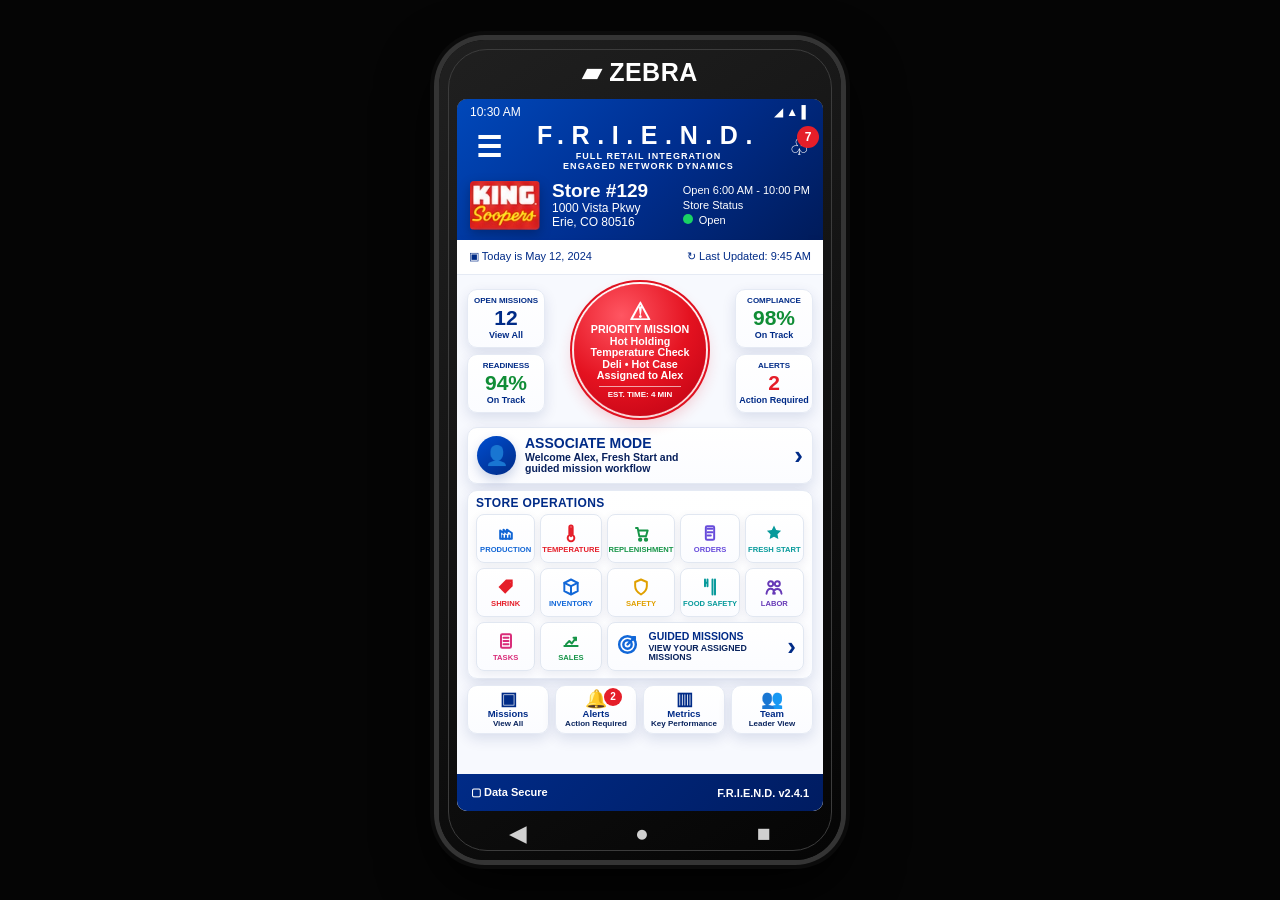
<file: FRIEND_EXECUTIVE_BUILD_LABOR_ROUTED.html>
<!DOCTYPE html>
<html lang="en"><head><meta charset="UTF-8"><meta name="viewport" content="width=device-width, initial-scale=1.0, maximum-scale=1.0, user-scalable=no"><title>F.R.I.E.N.D. Home Screen Review</title>
<style>
:root{--blue:#002b87;--blue2:#0043b8;--dark:#06194f;--red:#e51e29;--green:#108d36;--line:#e5eaf4;--ink:#06194f;--shadow:0 5px 14px rgba(0,35,110,.12)}
*{box-sizing:border-box}html,body{margin:0;width:100%;height:100%;overflow:hidden;background:#050505;font-family:Arial,Helvetica,sans-serif;color:var(--ink)}body{display:flex;align-items:center;justify-content:center}button{font:inherit;border:0;background:none;cursor:pointer;-webkit-tap-highlight-color:transparent;color:inherit}
.device{width:402px;height:820px;background:linear-gradient(145deg,#202020,#050505);border-radius:46px;padding:59px 18px 49px;position:relative;box-shadow:0 0 0 5px #343434,0 0 0 9px #0b0b0b,0 24px 60px #000;transform-origin:center center}
.device:before{content:"";position:absolute;inset:9px;border-radius:39px;border:1px solid #3c3c3c;pointer-events:none}.brand{position:absolute;top:18px;left:0;right:0;text-align:center;color:white;font-size:25px;font-weight:900;letter-spacing:.5px}
.screen{height:712px;border-radius:10px;overflow:hidden;background:#f7f9fe;position:relative;box-shadow:inset 0 0 0 1px #151515}.app{height:100%;display:flex;flex-direction:column}.top{background:linear-gradient(135deg,#0048ba 0%,#002f91 50%,#001b5a 100%);color:white;padding:9px 13px 13px;flex:0 0 auto}.status{display:flex;justify-content:space-between;align-items:center;font-size:13px;margin-bottom:7px;line-height:1}.bar{display:flex;align-items:center;gap:12px}.hamb{font-size:31px;color:white;line-height:1;font-weight:900}.title{flex:1;text-align:center}.title h1{font-size:27px;line-height:1;letter-spacing:8px;margin:0;font-weight:900}.title small{display:block;margin-top:5px;font-size:9.8px;line-height:1.25;letter-spacing:1.08px;font-weight:900}.bell{position:relative;font-size:25px;line-height:1}.badge{position:absolute;right:-9px;top:-10px;background:var(--red);color:white;width:22px;height:22px;border-radius:50%;font-size:12px;display:grid;place-items:center;font-weight:900}
.store{display:flex;align-items:center;gap:14px;margin-top:13px}.logo{width:76px;height:54px;object-fit:cover;border-radius:4px;box-shadow:0 4px 12px rgba(0,0,0,.25)}.store h2{margin:0 0 4px;font-size:21px;line-height:1;font-weight:900}.store p{margin:1px 0;font-size:13px;line-height:1.14}.open{margin-left:auto;font-size:12px;line-height:1.6;white-space:nowrap}.dot{display:inline-block;width:10px;height:10px;background:#19d264;border-radius:50%;margin-right:6px}.date{height:41px;background:white;color:var(--blue);display:flex;align-items:center;justify-content:space-between;padding:0 13px;border-bottom:1px solid var(--line);font-size:12px;flex:0 0 auto;box-shadow:0 2px 10px rgba(0,35,110,.05)}
.content{flex:1;min-height:0;overflow:hidden;padding:9px 11px 55px;background:#f7f9fe}.card{background:linear-gradient(180deg,#fff,#fbfcff);border:1px solid var(--line);border-radius:10px;box-shadow:var(--shadow)}.hero{display:grid;grid-template-columns:82px 1fr 82px;gap:7px;align-items:center;margin-bottom:8px}.miniStats{display:flex;flex-direction:column;gap:8px}.mini{height:68px;display:flex;flex-direction:column;align-items:center;justify-content:center;text-align:center;padding:6px 3px}.label{font-size:8.8px;line-height:1.05;text-transform:uppercase;font-weight:900;color:var(--blue)}.mini .num{font-size:24px;font-weight:900;line-height:1;margin:4px 0;color:var(--blue)}.mini small{font-size:10px;color:var(--blue);font-weight:700}.green{color:var(--green)!important}.red{color:var(--red)!important}
.priority{width:151px;height:151px;border-radius:50%;margin:5px auto 8px;background:radial-gradient(circle at 36% 24%,#ff5662 0,#e41220 52%,#ba0012 100%);display:flex;flex-direction:column;align-items:center;justify-content:center;text-align:center;color:white;box-shadow:0 9px 22px rgba(229,30,41,.25),0 0 0 3px #fff,0 0 0 5px #df1220}.priority .warn{font-size:29px;line-height:.9;margin-bottom:3px;font-weight:900}.priority .ptext{font-size:12px;line-height:1.13;font-weight:900;max-width:123px}.priority .time{font-size:9px;line-height:1;margin-top:5px;padding-top:5px;border-top:1px solid rgba(255,255,255,.62);width:92px;font-weight:900}
.action{margin-bottom:8px}.action button{width:100%;min-height:64px;display:flex;align-items:center;gap:10px;text-align:left;padding:8px 10px}.roundIcon{width:45px;height:45px;border-radius:50%;display:grid;place-items:center;color:white;background:linear-gradient(145deg,#004ed0,#002b87);font-size:22px;box-shadow:0 5px 12px rgba(0,43,135,.2)}.action h3{margin:0 0 4px;font-size:16px;line-height:1;font-weight:900;color:var(--blue)}.action p{margin:0;font-size:11.4px;line-height:1.18;color:#08205c;font-weight:700}.chev{margin-left:auto;color:var(--blue);font-size:30px;font-weight:900;line-height:1}
.ops{padding:8px 9px 10px;margin-bottom:8px}.opsTitle{font-size:13px;line-height:1;margin:0 0 7px;text-transform:uppercase;font-weight:900;color:var(--blue);letter-spacing:.35px}.opsGrid{display:grid;grid-template-columns:repeat(5,1fr);gap:7px}.opTile{height:62px;border:1px solid #e1e7f1;border-radius:9px;background:linear-gradient(180deg,#fff,#fbfcff);box-shadow:0 3px 10px rgba(0,31,84,.075);display:flex;flex-direction:column;align-items:center;justify-content:center;text-align:center;font-size:8.7px;line-height:1.08;font-weight:900;text-transform:uppercase;color:var(--blue);padding:4px 2px}.opTile svg{width:25px;height:25px;margin-bottom:4px;stroke:currentColor;fill:none;stroke-width:2.35;stroke-linecap:round;stroke-linejoin:round}.opTile .fillIcon{fill:currentColor;stroke:none}.c-production{color:#1266d5}.c-temperature{color:#e51e29}.c-replenishment{color:#159447}.c-ordering{color:#674bdb}.c-freshstart{color:#079a9b}.c-shrink{color:#e51e29}.c-inventory{color:#1167d8}.c-safety{color:#e0a000}.c-food{color:#079a9b}.c-labor{color:#673ab7}.c-tasks{color:#d92b78}.c-sales{color:#159447}.guided{grid-column:span 3;display:grid;grid-template-columns:42px 1fr 22px;align-items:center;text-align:left;padding:6px 9px;color:#1167d8}.guided svg{width:31px;height:31px;margin:0}.guided b{font-size:12px;color:var(--blue);line-height:1;display:block}.guided small{font-size:10px;color:#09235d;font-weight:700;line-height:1.1;display:block;margin-top:2px}
.homeNav{display:grid;grid-template-columns:repeat(4,1fr);gap:8px}.tile{height:58px;padding:6px 3px;text-align:center;color:var(--blue);font-size:11px;line-height:1.1;font-weight:900}.tile .tileIcon{font-size:21px;line-height:1;margin-bottom:2px}.tile small{display:block;font-size:9.2px;font-weight:700;color:#09235d;line-height:1.05;margin-top:1px}.tile .badge2{position:absolute;background:var(--red);color:white;border-radius:50%;font-size:11px;width:20px;height:20px;display:grid;place-items:center;top:4px;right:19px}.tile{position:relative}
.footer{position:absolute;left:0;right:0;bottom:0;height:42px;background:linear-gradient(135deg,#002b87,#001c61);color:white;display:flex;align-items:center;justify-content:space-between;padding:0 16px;font-size:12px;font-weight:700}.phoneBtns{position:absolute;bottom:13px;left:70px;right:70px;display:flex;justify-content:space-between;color:#d0d0d0;font-size:23px}
.detail{padding:18px}.detail h2{color:var(--blue);font-size:20px;margin:0 0 10px}.bigBtn{width:100%;height:48px;border-radius:10px;background:#108d36;color:#fff;font-weight:900;margin-top:12px}.back{color:white;font-size:26px;font-weight:900}
@media(max-width:900px){.device{transform:scale(min(calc((100vw - 8px)/402), calc((100vh - 8px)/820), 1));}}
</style>
<style id="home-100-fit-final">
.device{width:402px!important;height:820px!important;padding:59px 18px 49px!important}
.screen{height:712px!important}
.top{padding:7px 13px 10px!important}
.status{font-size:12px!important;margin-bottom:5px!important}
.title h1{font-size:25px!important;letter-spacing:7.6px!important}
.title small{font-size:9px!important;margin-top:3px!important;line-height:1.16!important}
.hamb{font-size:29px!important}.bell{font-size:23px!important}
.store{margin-top:9px!important;gap:12px!important}
.logo{width:70px!important;height:49px!important}
.store h2{font-size:19px!important;margin-bottom:2px!important}
.store p{font-size:12px!important;line-height:1.05!important}
.open{font-size:11px!important;line-height:1.38!important}
.date{height:35px!important;font-size:11px!important;padding:0 12px!important}
.content{padding:6px 10px 43px!important;overflow:hidden!important}
.hero{grid-template-columns:78px 1fr 78px!important;gap:6px!important;margin-bottom:6px!important}
.miniStats{gap:6px!important}.mini{height:59px!important;padding:4px 2px!important}
.label{font-size:8px!important}.mini .num{font-size:21px!important;margin:2px 0!important}.mini small{font-size:9px!important}
.priority{width:132px!important;height:132px!important;margin:3px auto 5px!important;box-shadow:0 7px 16px rgba(229,30,41,.24),0 0 0 2px #fff,0 0 0 4px #df1220!important}
.priority .warn{font-size:24px!important;margin-bottom:2px!important}
.priority .ptext{font-size:10.7px!important;line-height:1.08!important;max-width:112px!important}
.priority .time{font-size:8px!important;margin-top:4px!important;padding-top:4px!important;width:82px!important}
.action{margin-bottom:6px!important}.action button{min-height:55px!important;padding:6px 9px!important;gap:9px!important}
.roundIcon{width:39px!important;height:39px!important;font-size:19px!important}
.action h3{font-size:14px!important;margin-bottom:2px!important}.action p{font-size:10.5px!important;line-height:1.12!important}
.chev{font-size:26px!important}.ops{padding:6px 8px 7px!important;margin-bottom:6px!important}
.opsTitle{font-size:12px!important;margin:0 0 5px!important}.opsGrid{gap:5px!important}
.opTile{height:49px!important;border-radius:8px!important;font-size:7.6px!important;padding:2px 1px!important}
.opTile svg{width:20px!important;height:20px!important;margin-bottom:3px!important}
.guided{height:49px!important;grid-template-columns:34px 1fr 18px!important;padding:4px 7px!important}
.guided svg{width:25px!important;height:25px!important}.guided b{font-size:10.5px!important}
.guided small{font-size:8.8px!important;line-height:1.03!important}
.homeNav{gap:6px!important}.tile{height:49px!important;padding:4px 2px!important;font-size:9.5px!important}
.tile .tileIcon{font-size:18px!important;margin-bottom:1px!important}.tile small{font-size:8px!important}
.tile .badge2{width:18px!important;height:18px!important;font-size:10px!important;right:14px!important;top:2px!important}
.footer{height:37px!important;font-size:11px!important;padding:0 14px!important}
@media(max-width:900px){.device{transform:scale(min(calc((100vw - 8px)/402), calc((100vh - 8px)/820), 1))!important;}}
</style>


<style id="associate-workflow-style">
.stepWrap{padding:10px 10px 43px!important;background:#f7f9fe;overflow:hidden!important}
.screenTitle{color:#002b87;font-weight:900;font-size:18px;line-height:1.05;margin:0 0 8px;text-transform:uppercase}
.subtle{font-size:11px;line-height:1.25;color:#09235d;font-weight:700}
.assocHero{display:grid;grid-template-columns:54px 1fr;gap:10px;align-items:center;margin-bottom:7px}
.avatar{width:54px;height:54px;border-radius:50%;display:grid;place-items:center;color:#fff;background:linear-gradient(145deg,#004ed0,#002b87);font-size:24px;font-weight:900;box-shadow:0 5px 12px rgba(0,43,135,.2)}
.panel{background:linear-gradient(180deg,#fff,#fbfcff);border:1px solid #e5eaf4;border-radius:10px;box-shadow:0 5px 14px rgba(0,35,110,.12);padding:10px;margin-bottom:7px}
.cta{width:100%;height:45px;border-radius:10px;background:linear-gradient(145deg,#18b85a,#0a8f3b);color:white;font-weight:900;font-size:13px;box-shadow:0 5px 13px rgba(16,141,54,.23);margin-top:7px}
.ctaBlue{background:linear-gradient(145deg,#004ed0,#002b87);box-shadow:0 5px 13px rgba(0,43,135,.23)}
.ctaLight{background:#fff;color:#002b87;border:1px solid #cfd9ee;box-shadow:0 3px 10px rgba(0,35,110,.08)}
.missionCard{display:grid;grid-template-columns:38px 1fr 54px;gap:9px;align-items:center}
.badgeP{border-radius:999px;padding:4px 7px;background:#ffe4e7;color:#c60013;font-size:9px;font-weight:900;text-align:center}
.smallGrid{display:grid;grid-template-columns:1fr 1fr;gap:7px}
.infoBox{background:#f7f9fe;border:1px solid #e5eaf4;border-radius:9px;padding:8px;text-align:center}
.infoBox b{display:block;color:#002b87;font-size:20px;line-height:1}
.infoBox span{display:block;color:#09235d;font-size:9px;font-weight:900;text-transform:uppercase;margin-top:2px}
.optionRow{display:grid;grid-template-columns:32px 1fr 20px;gap:9px;align-items:center;border:1px solid #e5eaf4;background:#fff;border-radius:10px;padding:8px;margin-bottom:6px;box-shadow:0 3px 10px rgba(0,35,110,.06)}
.optionRow .oicon{width:32px;height:32px;border-radius:9px;display:grid;place-items:center;color:#fff;font-size:16px;font-weight:900;background:linear-gradient(145deg,#004ed0,#002b87)}
.optionRow.orange .oicon{background:linear-gradient(145deg,#ff9a1f,#e16700)}
.optionRow.purple .oicon{background:linear-gradient(145deg,#674bdb,#3f279b)}
.optionRow h4{margin:0 0 2px;color:#002b87;font-size:12px;line-height:1;text-transform:uppercase}
.optionRow p{margin:0;font-size:9.5px;line-height:1.13;color:#09235d;font-weight:700}
.radioDot{width:17px;height:17px;border-radius:50%;border:2px solid #b8c4dd}
.radioDot.on{border-color:#108d36;box-shadow:inset 0 0 0 4px white;background:#108d36}
.checkList{display:grid;gap:6px}
.checkItem{display:flex;align-items:center;gap:8px;font-size:11px;font-weight:800;color:#09235d}
.checkItem i{width:18px;height:18px;border-radius:50%;display:grid;place-items:center;background:#108d36;color:#fff;font-style:normal;font-size:12px}
.bigCheck{font-size:52px;line-height:1;text-align:center;color:#108d36;margin:4px 0}
.tempRead{font-size:46px!important;color:#108d36!important}
.statusPill{display:inline-block;border-radius:999px;background:#e9f8ef;color:#108d36;padding:5px 9px;font-weight:900;font-size:11px;margin-top:3px}
.progressTop{height:7px;background:#e6eaf4;border-radius:99px;overflow:hidden;margin:7px 0 0}
.progressTop div{height:100%;background:linear-gradient(90deg,#002b87,#0f62ff)}
.kpi3{display:grid;grid-template-columns:repeat(3,1fr);gap:6px}
.kpi3 .infoBox b{font-size:18px}
</style>


<style id="all-buttons-polish-style">
.moduleHero{display:grid;grid-template-columns:46px 1fr 54px;gap:9px;align-items:center}
.moduleIcon{width:46px;height:46px;border-radius:13px;display:grid;place-items:center;color:#fff;font-size:21px;font-weight:900;box-shadow:0 5px 12px rgba(0,43,135,.18)}
.mBlue{background:linear-gradient(145deg,#004ed0,#002b87)}.mRed{background:linear-gradient(145deg,#ff3040,#c60013)}.mGreen{background:linear-gradient(145deg,#16aa4d,#087b31)}.mOrange{background:linear-gradient(145deg,#ff9a1f,#e16700)}.mPurple{background:linear-gradient(145deg,#674bdb,#3f279b)}.mTeal{background:linear-gradient(145deg,#10a9a0,#047a76)}.mGold{background:linear-gradient(145deg,#ffb11c,#f47b00)}
.moduleHero h3{margin:0 0 3px;color:#002b87;font-size:14px;line-height:1;text-transform:uppercase}
.moduleHero p{margin:0;color:#09235d;font-size:10.3px;line-height:1.16;font-weight:700}
.scoreBadge{border-radius:999px;padding:5px 7px;text-align:center;font-size:10px;font-weight:900;background:#eef4ff;color:#002b87}
.alertBadge{background:#ffe5e7;color:#c60013}.goodBadge{background:#e9f8ef;color:#108d36}.warnBadge{background:#fff3d9;color:#a56600}
.barRow{display:grid;grid-template-columns:70px 1fr 42px;gap:7px;align-items:center;margin:7px 0;font-size:10.5px;font-weight:900;color:#09235d}
.track2{height:6px;border-radius:99px;background:#e6eaf4;overflow:hidden}.track2 div{height:100%;border-radius:99px;background:linear-gradient(90deg,#004ed0,#002b87)}
.actionList{display:grid;gap:6px}.actionItem{display:grid;grid-template-columns:22px 1fr auto;gap:7px;align-items:center;border-top:1px solid #e9edf6;padding-top:7px;font-size:10.5px;font-weight:800;color:#09235d}.actionItem:first-child{border-top:0;padding-top:0}.dotIcon{width:22px;height:22px;border-radius:50%;display:grid;place-items:center;background:#002b87;color:white;font-size:11px;font-weight:900}
</style>


<style id="production-update-style">
.prodLegend{display:grid;grid-template-columns:repeat(3,1fr);gap:5px;margin-top:7px}
.prodLegend span{font-size:8.5px;font-weight:900;text-align:center;border-radius:999px;padding:4px 3px}
.prodLegend .r{background:#ffe5e7;color:#c60013}.prodLegend .y{background:#fff1d9;color:#9b6200}.prodLegend .g{background:#e9f8ef;color:#108d36}
.prodBars{padding:9px}
.prodBarRow{display:grid;grid-template-columns:78px 1fr 34px;gap:7px;align-items:center;margin:8px 0;font-size:10px;font-weight:900;color:#09235d}
.prodMeter{position:relative;height:12px;border-radius:99px;overflow:hidden;background:linear-gradient(90deg,#e51e29 0%,#f5c342 50%,#108d36 100%);box-shadow:inset 0 0 0 1px rgba(0,0,0,.08)}
.prodMeter:before{content:"";position:absolute;inset:0;background:repeating-linear-gradient(90deg,transparent 0,transparent calc(25% - 1px),rgba(255,255,255,.85) calc(25% - 1px),rgba(255,255,255,.85) 25%)}
.prodMarker{position:absolute;top:1px;bottom:1px;width:4px;border-radius:99px;background:#001b5a;box-shadow:0 0 0 2px white;transform:translateX(-2px)}
.prodTicks{display:grid;grid-template-columns:repeat(5,1fr);font-size:7.5px;color:#536079;font-weight:900;margin-top:2px;text-align:center}
.prodActions .actionItem:nth-child(1) .dotIcon{background:#e51e29}
.prodActions .actionItem:nth-child(2) .dotIcon{background:#f47b00}
.prodActions .actionItem:nth-child(3) .dotIcon{background:#108d36}
.prodActions .actionItem:nth-child(1) span{background:#ffe5e7;color:#c60013}
.prodActions .actionItem:nth-child(2) span{background:#fff1d9;color:#9b6200}
.prodActions .actionItem:nth-child(3) span{background:#e9f8ef;color:#108d36}
</style>


<style id="production-visible-fix">
/* Production screen visibility fix */
.prodCompact{padding:6px 9px 43px!important;overflow:hidden!important}
.prodCompact .panel{margin-bottom:6px!important;padding:8px!important}
.prodCompact .moduleHero{grid-template-columns:38px 1fr 46px!important;gap:7px!important}
.prodCompact .moduleIcon{width:38px!important;height:38px!important;font-size:18px!important;border-radius:10px!important}
.prodCompact .moduleHero h3{font-size:12.5px!important;margin-bottom:2px!important}
.prodCompact .moduleHero p{font-size:9.2px!important;line-height:1.08!important}
.prodCompact .scoreBadge{font-size:8.5px!important;padding:4px 5px!important}
.prodCompact .smallGrid{gap:6px!important}
.prodCompact .infoBox{padding:6px!important}
.prodCompact .infoBox b{font-size:17px!important}
.prodCompact .infoBox span{font-size:7.8px!important}
.prodCompact .screenTitle{font-size:12px!important;margin-bottom:4px!important}
.prodLegend{display:grid!important;grid-template-columns:repeat(3,1fr)!important;gap:4px!important;margin:4px 0!important}
.prodLegend span{font-size:7.2px!important;padding:3px 2px!important}
.prodBarRow{grid-template-columns:69px 1fr 30px!important;gap:5px!important;margin:5px 0!important;font-size:8.7px!important}
.prodMeter{height:9px!important}
.prodMarker{width:3px!important}
.prodTicks{font-size:6.2px!important;margin-top:1px!important}
.prodActions .actionItem{font-size:8.8px!important;gap:5px!important;padding-top:5px!important}
.prodActions .dotIcon{width:18px!important;height:18px!important;font-size:9px!important}
.prodActions .scoreBadge{font-size:7.5px!important;padding:3px 4px!important}
.prodCompact .cta{height:36px!important;font-size:11px!important;margin-top:6px!important}
</style>


<style id="production-final-tune">
.prodMarker{background:#8B0000!important;box-shadow:0 0 0 2px white!important}
.engagedText{grid-column:1 / -1;font-size:8.8px;line-height:1.12;color:#536079;font-weight:800;margin:-2px 0 1px 69px}
.prodCompact .prodBarRow{margin:4px 0 2px!important}
</style>


<style id="production-lock-inventory-start">
.prodMarker{
  width:8px!important;
  background:#8B0000!important;
  box-shadow:0 0 0 2px #fff,0 0 8px rgba(139,0,0,.45)!important;
  border-radius:8px!important;
  transform:translateX(-4px)!important;
}
.prodActions .actionItem:nth-child(1) .dotIcon{background:#8B0000!important}
.prodActions .actionItem:nth-child(2) .dotIcon{background:#f47b00!important}
.prodActions .actionItem:nth-child(3) .dotIcon{background:#108d36!important}
.prodActions .actionItem:nth-child(1) span{background:#ffe5e7!important;color:#8B0000!important}
.prodActions .actionItem:nth-child(2) span{background:#fff1d9!important;color:#9b6200!important}
.prodActions .actionItem:nth-child(3) span{background:#e9f8ef!important;color:#108d36!important}
.inventoryGrid{display:grid;grid-template-columns:1fr 1fr;gap:6px}
.invRow{display:grid;grid-template-columns:72px 1fr 36px;gap:6px;align-items:center;margin:7px 0;font-size:9.5px;font-weight:900;color:#09235d}
.invTrack{height:9px;border-radius:99px;background:#e6eaf4;overflow:hidden}
.invTrack div{height:100%;border-radius:99px;background:linear-gradient(90deg,#004ed0,#108d36)}
.invActions .actionItem:nth-child(1) .dotIcon{background:#004ed0}
.invActions .actionItem:nth-child(2) .dotIcon{background:#f47b00}
.invActions .actionItem:nth-child(3) .dotIcon{background:#108d36}
</style>


<style id="inventory-v2-style">
.invMetricGrid{display:grid;grid-template-columns:repeat(4,1fr);gap:5px}
.invMetric{background:#fff;border:1px solid #e5eaf4;border-radius:9px;box-shadow:0 3px 9px rgba(0,35,110,.08);padding:6px 2px;text-align:center}
.invMetric b{display:block;color:#002b87;font-size:15px;line-height:1}
.invMetric span{display:block;color:#09235d;font-size:6.9px;font-weight:900;text-transform:uppercase;margin-top:2px}
.invMetric small{display:block;font-size:7.2px;font-weight:900;margin-top:1px}
.invDeptPanel{padding:7px!important}
.invDeptRow{display:grid;grid-template-columns:72px 1fr 31px;gap:5px;align-items:center;margin:4px 0 1px;font-size:8.5px;font-weight:900;color:#09235d}
.invAccTrack{height:8px;border-radius:99px;background:linear-gradient(90deg,#e51e29 0%,#f5c342 50%,#108d36 100%);position:relative;overflow:hidden}
.invAccTrack:before{content:"";position:absolute;inset:0;background:repeating-linear-gradient(90deg,transparent 0,transparent calc(25% - 1px),rgba(255,255,255,.75) calc(25% - 1px),rgba(255,255,255,.75) 25%)}
.invAccMark{position:absolute;top:0;bottom:0;width:5px;border-radius:99px;background:#8B0000;box-shadow:0 0 0 1.5px #fff;transform:translateX(-2.5px)}
.invCounts{grid-column:1 / -1;font-size:7.4px;color:#536079;font-weight:800;margin:0 0 2px 72px;line-height:1.05}
.invTicks{display:grid;grid-template-columns:repeat(5,1fr);font-size:5.9px;color:#536079;font-weight:900;margin-top:1px;text-align:center}
.invActions .actionItem:nth-child(1) .dotIcon{background:#e51e29!important}
.invActions .actionItem:nth-child(2) .dotIcon{background:#f47b00!important}
.invActions .actionItem:nth-child(3) .dotIcon{background:#108d36!important}
.invActions .actionItem{font-size:8.6px!important}
</style>


<style id="inventory-priority-final">
.invMetric.oosMetric{border-color:#ffd2d6;background:linear-gradient(180deg,#fff5f6,#fff)}
.invMetric.oosMetric b,.invMetric.oosMetric span,.invMetric.oosMetric small{color:#c60013!important}
.inventoryPriority .screenTitle{color:#002b87}
.inventoryPriority .actionItem:nth-child(1) .dotIcon{background:#c60013!important}
.inventoryPriority .actionItem:nth-child(1) span{background:#ffe5e7!important;color:#c60013!important}
.inventoryPriority .actionItem:nth-child(2) .dotIcon{background:#f47b00!important}
.inventoryPriority .actionItem:nth-child(2) span{background:#fff1d9!important;color:#9b6200!important}
.inventoryPriority .actionItem:nth-child(3) .dotIcon{background:#108d36!important}
.inventoryPriority .actionItem:nth-child(3) span{background:#e9f8ef!important;color:#108d36!important}
</style>


<style id="shrink-review-style">
.shrinkMetricGrid{display:grid;grid-template-columns:repeat(4,1fr);gap:5px}
.shrinkMetric{background:#fff;border:1px solid #e5eaf4;border-radius:9px;box-shadow:0 3px 9px rgba(0,35,110,.08);padding:6px 2px;text-align:center}
.shrinkMetric b{display:block;color:#002b87;font-size:14px;line-height:1}
.shrinkMetric span{display:block;color:#09235d;font-size:6.8px;font-weight:900;text-transform:uppercase;margin-top:2px}
.shrinkMetric small{display:block;font-size:7.1px;font-weight:900;margin-top:1px}
.shrinkMetric.risk{border-color:#ffe2aa;background:linear-gradient(180deg,#fff8ea,#fff)}
.shrinkMetric.risk b,.shrinkMetric.risk small{color:#9b6200!important}
.shrinkMetric.redRisk{border-color:#ffd2d6;background:linear-gradient(180deg,#fff5f6,#fff)}
.shrinkDeptPanel{padding:7px!important}
.shrinkDeptRow{display:grid;grid-template-columns:72px 1fr 32px;gap:5px;align-items:center;margin:4px 0 1px;font-size:8.5px;font-weight:900;color:#09235d}
.shrinkTrack{height:8px;border-radius:99px;background:linear-gradient(90deg,#108d36 0%,#f5c342 50%,#e51e29 100%);position:relative;overflow:hidden}
.shrinkTrack:before{content:"";position:absolute;inset:0;background:repeating-linear-gradient(90deg,transparent 0,transparent calc(25% - 1px),rgba(255,255,255,.75) calc(25% - 1px),rgba(255,255,255,.75) 25%)}
.shrinkMark{position:absolute;top:0;bottom:0;width:6px;border-radius:99px;background:#8B0000;box-shadow:0 0 0 1.5px #fff,0 0 6px rgba(139,0,0,.4);transform:translateX(-3px)}
.shrinkTicks{display:grid;grid-template-columns:repeat(5,1fr);font-size:5.9px;color:#536079;font-weight:900;margin-top:1px;text-align:center}
.shrinkNote{grid-column:1 / -1;font-size:7.3px;color:#536079;font-weight:800;margin:0 0 2px 72px;line-height:1.05}
.shrinkPriority .actionItem{font-size:8.4px!important}
.shrinkPriority .actionItem:nth-child(1) .dotIcon{background:#c60013!important}
.shrinkPriority .actionItem:nth-child(1) span{background:#ffe5e7!important;color:#c60013!important}
.shrinkPriority .actionItem:nth-child(2) .dotIcon{background:#f47b00!important}
.shrinkPriority .actionItem:nth-child(2) span{background:#fff1d9!important;color:#9b6200!important}
.shrinkPriority .actionItem:nth-child(3) .dotIcon{background:#108d36!important}
.shrinkPriority .actionItem:nth-child(3) span{background:#e9f8ef!important;color:#108d36!important}
</style>


<style id="shrink-final-corrections-v3">
.shrinkMetricGrid{display:grid!important;grid-template-columns:repeat(4,1fr)!important;gap:5px!important}
.shrinkMetric{
  background:#fff!important;
  border:1px solid #e5eaf4!important;
  border-radius:9px!important;
  box-shadow:0 3px 9px rgba(0,35,110,.08)!important;
  padding:6px 2px!important;
  text-align:center!important;
}
.shrinkMetric .tileTitle{
  display:block!important;
  color:#000!important;
  font-size:6.8px!important;
  line-height:1.05!important;
  font-weight:900!important;
  text-transform:uppercase!important;
  margin:0 0 2px!important;
}
.shrinkMetric .tileValue{
  display:block!important;
  font-size:14px!important;
  line-height:1!important;
  font-weight:900!important;
  margin:0!important;
}
.shrinkMetric .tileTrend{
  display:block!important;
  font-size:7.1px!important;
  line-height:1.05!important;
  font-weight:900!important;
  margin:2px 0 0!important;
}
.darkYellow{color:#A66A00!important}
.redValue{color:#C60013!important}
.greenValue{color:#108d36!important}
.shrinkPriority .actionItem:nth-child(2) .dotIcon{background:#f47b00!important}
.shrinkPriority .actionItem:nth-child(2) span{background:#fff1d9!important;color:#9b6200!important}
</style>


<style id="shrink-lock-final-pass">
.shrinkTrack{
  background:linear-gradient(90deg,#e51e29 0%,#f5c342 50%,#108d36 100%)!important;
}
.shrinkMetricGrid{display:grid!important;grid-template-columns:repeat(4,1fr)!important;gap:5px!important}
.shrinkMetric{
  background:#fff!important;
  border:1px solid #e5eaf4!important;
  border-radius:9px!important;
  box-shadow:0 3px 9px rgba(0,35,110,.08)!important;
  padding:6px 2px!important;
  text-align:center!important;
}
.shrinkMetric .tileTitle{
  display:block!important;
  color:#000!important;
  font-size:6.8px!important;
  line-height:1.05!important;
  font-weight:900!important;
  text-transform:uppercase!important;
  margin:0 0 2px!important;
}
.shrinkMetric .tileValue{
  display:block!important;
  font-size:14px!important;
  line-height:1!important;
  font-weight:900!important;
  margin:0!important;
}
.shrinkMetric .tileTrend{
  display:block!important;
  font-size:7.1px!important;
  line-height:1.05!important;
  font-weight:900!important;
  margin:2px 0 0!important;
}
.darkYellow{color:#A66A00!important}
.redValue{color:#C60013!important}
.greenValue{color:#108d36!important}
.shrinkPriority .actionItem:nth-child(2) .dotIcon{background:#f47b00!important}
.shrinkPriority .actionItem:nth-child(2) span{background:#fff1d9!important;color:#9b6200!important}
</style>


<style id="shrink-locked-flip-back">
.shrinkTrack{
  background:linear-gradient(90deg,#108d36 0%,#f5c342 50%,#e51e29 100%)!important;
}
</style>


<style id="replenishment-review-style">
.repMetricGrid{display:grid;grid-template-columns:repeat(4,1fr);gap:5px}
.repMetric{background:#fff;border:1px solid #e5eaf4;border-radius:9px;box-shadow:0 3px 9px rgba(0,35,110,.08);padding:6px 2px;text-align:center}
.repMetric span{display:block;color:#000;font-size:6.8px;font-weight:900;text-transform:uppercase;line-height:1.05;margin-bottom:2px}
.repMetric b{display:block;font-size:14px;line-height:1;font-weight:900}
.repMetric small{display:block;font-size:7.1px;font-weight:900;margin-top:2px}
.repGreen{color:#108d36!important}.repBlue{color:#002b87!important}.repYellow{color:#9b6200!important}
.repDeptPanel{padding:7px!important}
.repRow{display:grid;grid-template-columns:86px 1fr 28px;gap:5px;align-items:center;margin:4px 0 1px;font-size:8.3px;font-weight:900;color:#09235d}
.repTrack{height:8px;border-radius:99px;background:#e6eaf4;overflow:hidden}
.repTrack div{height:100%;border-radius:99px;background:linear-gradient(90deg,#004ed0,#108d36)}
.repAssign{grid-column:1 / -1;font-size:7.25px;color:#536079;font-weight:800;margin:0 0 2px 86px;line-height:1.05}
.repPriority .actionItem{font-size:8.2px!important}
.repPriority .actionItem:nth-child(1) .dotIcon{background:#108d36!important}
.repPriority .actionItem:nth-child(1) span{background:#e9f8ef!important;color:#108d36!important}
.repPriority .actionItem:nth-child(2) .dotIcon{background:#108d36!important}
.repPriority .actionItem:nth-child(2) span{background:#e9f8ef!important;color:#108d36!important}
.repPriority .actionItem:nth-child(3) .dotIcon{background:#f47b00!important}
.repPriority .actionItem:nth-child(3) span{background:#fff1d9!important;color:#9b6200!important}
.fifoBox{background:#f7f9fe;border:1px solid #e5eaf4;border-radius:9px;padding:7px;margin-top:6px;font-size:8.5px;font-weight:800;color:#09235d;line-height:1.2}
</style>


<style id="replenishment-lock-spacing-final">
.repPriority .actionItem{
  padding-top:4px!important;
  padding-bottom:2px!important;
  font-size:8px!important;
  gap:5px!important;
}
.repPriority .dotIcon{
  width:18px!important;
  height:18px!important;
  font-size:9px!important;
}
.repPriority .scoreBadge{
  font-size:7.2px!important;
  padding:3px 4px!important;
}
.repPriority .screenTitle{
  margin-bottom:4px!important;
}
.repPriority .fifoBox{
  padding:5px!important;
  margin-top:4px!important;
  font-size:7.8px!important;
  line-height:1.08!important;
}
.repPriority .cta{
  height:34px!important;
  font-size:10.5px!important;
  margin-top:5px!important;
}
</style>


<style id="replenishment-final-banner-button-fix">
/* Replenishment final adjustment: preserve approved layout, shrink banner 12%, remove guided mission button */
#app .repMetricGrid + .panel { margin-bottom:5px!important; }
.repPriority .cta{display:none!important}
.content:has(.repMetricGrid) .moduleHero{
  grid-template-columns:34px 1fr 42px!important;
  gap:6px!important;
  padding:7px!important;
  margin-bottom:5px!important;
}
.content:has(.repMetricGrid) .moduleHero .moduleIcon{
  width:34px!important;
  height:34px!important;
  font-size:16px!important;
  border-radius:9px!important;
}
.content:has(.repMetricGrid) .moduleHero h3{
  font-size:11.5px!important;
  margin-bottom:1px!important;
}
.content:has(.repMetricGrid) .moduleHero p{
  font-size:8.7px!important;
  line-height:1.05!important;
}
.content:has(.repMetricGrid) .moduleHero .scoreBadge{
  font-size:7.3px!important;
  padding:3px 4px!important;
}
</style>


<style id="rep-bottom-4pct">
.repPriority{
  padding:5px !important;
}
.repPriority .actionList{
  gap:2px !important;
}
.repPriority .actionItem{
  padding-top:2px !important;
  padding-bottom:1px !important;
}
.repPriority .fifoBox{
  padding:3px !important;
  margin-top:2px !important;
  margin-bottom:0 !important;
  line-height:1.0 !important;
}
</style>


<style id="rep-remove-flow-lock">
.repPriority > .fifoBox{
  display:none!important;
}
</style>


<style id="food-safety-review-style">
.foodMetricGrid{display:grid;grid-template-columns:repeat(4,1fr);gap:5px}
.foodMetric{background:#fff;border:1px solid #e5eaf4;border-radius:9px;box-shadow:0 3px 9px rgba(0,35,110,.08);padding:6px 2px;text-align:center}
.foodMetric span{display:block;color:#000;font-size:6.8px;font-weight:900;text-transform:uppercase;line-height:1.05;margin-bottom:2px}
.foodMetric b{display:block;font-size:14px;line-height:1;font-weight:900}
.foodMetric small{display:block;font-size:7.1px;font-weight:900;margin-top:2px}
.foodGreen{color:#108d36!important}.foodYellow{color:#9b6200!important}.foodRed{color:#c60013!important}
.foodDeptPanel{padding:7px!important}
.foodDeptRow{display:grid;grid-template-columns:82px 1fr 40px;gap:5px;align-items:center;border-bottom:1px solid #e9edf6;padding:4px 0;font-size:8.6px;font-weight:900;color:#09235d}
.foodDeptRow:last-child{border-bottom:0}
.foodTrend{font-size:7.3px;font-weight:900;color:#536079;line-height:1.05}
.foodScore{text-align:right;font-size:11px;font-weight:900}
.foodPriority .actionItem{font-size:8.2px!important;line-height:1.07!important}
.foodPriority .actionItem:nth-child(1) .dotIcon{background:#c60013!important}
.foodPriority .actionItem:nth-child(1) span{background:#ffe5e7!important;color:#c60013!important}
.foodPriority .actionItem:nth-child(2) .dotIcon{background:#f47b00!important}
.foodPriority .actionItem:nth-child(2) span{background:#fff1d9!important;color:#9b6200!important}
.foodPriority .actionItem:nth-child(3) .dotIcon{background:#f47b00!important}
.foodPriority .actionItem:nth-child(3) span{background:#fff1d9!important;color:#9b6200!important}
.foodCompact{padding:6px 9px 43px!important;overflow:hidden!important}
.foodCompact .panel{margin-bottom:6px!important;padding:8px!important}
.foodCompact .moduleHero{grid-template-columns:38px 1fr 46px!important;gap:7px!important}
.foodCompact .moduleIcon{width:38px!important;height:38px!important;font-size:18px!important;border-radius:10px!important}
.foodCompact .moduleHero h3{font-size:12.5px!important;margin-bottom:2px!important}
.foodCompact .moduleHero p{font-size:9.1px!important;line-height:1.07!important}
.foodCompact .scoreBadge{font-size:8px!important;padding:4px 5px!important}
</style>


<style id="ordering-review-style">
.orderMetricGrid{display:grid;grid-template-columns:repeat(4,1fr);gap:5px}
.orderMetric{background:#fff;border:1px solid #e5eaf4;border-radius:9px;box-shadow:0 3px 9px rgba(0,35,110,.08);padding:6px 2px;text-align:center}
.orderMetric span{display:block;color:#000;font-size:6.8px;font-weight:900;text-transform:uppercase;line-height:1.05;margin-bottom:2px}
.orderMetric b{display:block;font-size:14px;line-height:1;font-weight:900}
.orderMetric small{display:block;font-size:7.1px;font-weight:900;margin-top:2px}
.orderGreen{color:#108d36!important}.orderBlue{color:#002b87!important}.orderRed{color:#c60013!important}.orderYellow{color:#9b6200!important}
.orderDeptPanel{padding:7px!important}
.orderRow{display:grid;grid-template-columns:75px 1fr 74px;gap:5px;align-items:center;border-bottom:1px solid #e9edf6;padding:4px 0;font-size:8.5px;font-weight:900;color:#09235d}
.orderRow:last-child{border-bottom:0}
.orderLeader{font-size:7.3px;color:#536079;font-weight:800;line-height:1.05}
.assistBtn{height:22px;border-radius:999px;background:#108d36;color:white;font-size:6.8px;font-weight:900;padding:0 5px;box-shadow:0 2px 6px rgba(16,141,54,.2)}
.assistBtn.closed{background:#dce3ef;color:#6a7488;box-shadow:none}
.orderPriority .actionItem{font-size:8.2px!important;line-height:1.07!important}
.orderPriority .actionItem:nth-child(1) .dotIcon{background:#108d36!important}
.orderPriority .actionItem:nth-child(1) span{background:#e9f8ef!important;color:#108d36!important}
.orderPriority .actionItem:nth-child(2) .dotIcon{background:#f47b00!important}
.orderPriority .actionItem:nth-child(2) span{background:#fff1d9!important;color:#9b6200!important}
.orderPriority .actionItem:nth-child(3) .dotIcon{background:#c60013!important}
.orderPriority .actionItem:nth-child(3) span{background:#ffe5e7!important;color:#c60013!important}
.orderCompact{padding:6px 9px 43px!important;overflow:hidden!important}
.orderCompact .panel{margin-bottom:6px!important;padding:8px!important}
.orderCompact .moduleHero{grid-template-columns:38px 1fr 46px!important;gap:7px!important}
.orderCompact .moduleIcon{width:38px!important;height:38px!important;font-size:18px!important;border-radius:10px!important}
.orderCompact .moduleHero h3{font-size:12.5px!important;margin-bottom:2px!important}
.orderCompact .moduleHero p{font-size:9.1px!important;line-height:1.07!important}
.orderCompact .scoreBadge{font-size:8px!important;padding:4px 5px!important}
</style>


<style id="ordering-remove-assignments-space-final">
.orderCompact{
  padding:7px 9px 43px!important;
  overflow:hidden!important;
}
.orderCompact .panel{
  margin-bottom:8px!important;
  padding:9px!important;
}
.orderCompact .moduleHero{
  grid-template-columns:40px 1fr 48px!important;
  gap:8px!important;
}
.orderCompact .moduleIcon{
  width:40px!important;
  height:40px!important;
  font-size:19px!important;
}
.orderMetricGrid{
  gap:6px!important;
  margin-bottom:8px!important;
}
.orderMetric{
  padding:7px 2px!important;
}
.orderMetric span{
  font-size:7px!important;
}
.orderMetric b{
  font-size:15px!important;
}
.orderMetric small{
  font-size:7.3px!important;
}
.orderDeptPanel{
  padding:9px!important;
}
.orderRow{
  grid-template-columns:78px 1fr 78px!important;
  padding:5px 0!important;
  font-size:8.8px!important;
}
.orderLeader{
  font-size:7.5px!important;
}
.assistBtn{
  height:24px!important;
  font-size:6.9px!important;
}
</style>



<style id="labor-final-screen-fit">
.laborMetricGrid{display:grid!important;grid-template-columns:repeat(4,1fr)!important;gap:5px!important}
.laborMetric{background:#fff!important;border:1px solid #e5eaf4!important;border-radius:9px!important;box-shadow:0 3px 9px rgba(0,35,110,.08)!important;padding:6px 2px!important;text-align:center!important}
.laborMetric span{display:block!important;font-size:6.5px!important;font-weight:900!important;color:#000!important;line-height:1.05!important;text-transform:uppercase!important}
.laborMetric b{display:block!important;font-size:13.5px!important;font-weight:900!important;line-height:1!important}
.laborMetric small{display:block!important;font-size:6.7px!important;font-weight:900!important;line-height:1.05!important;margin-top:2px!important}
.laborRed{color:#c60013!important}.laborGreen{color:#108d36!important}.laborYellow{color:#9b6200!important}
.laborRow{display:grid!important;grid-template-columns:55px 1fr 20px 26px!important;gap:3px!important;align-items:center!important;border-bottom:1px solid #e9edf6!important;padding:2px 0!important;font-size:7px!important;font-weight:900!important;color:#09235d!important;line-height:1.05!important}
.laborCompact{padding:6px 9px 43px!important;overflow:hidden!important}
.laborCompact .panel{margin-bottom:5px!important;padding:7px!important}
.laborCompact .screenTitle{font-size:11.5px!important;margin-bottom:4px!important}
.laborCompact .actionItem{font-size:8px!important;line-height:1.05!important;padding-top:4px!important;gap:5px!important}
.laborCompact .dotIcon{width:18px!important;height:18px!important;font-size:9px!important}
.laborCompact .scoreBadge{font-size:6.9px!important;padding:3px 4px!important}
</style>

</head><body>
<div class="device"><div class="brand">▰ ZEBRA</div><div class="screen"><div class="app" id="app"></div></div><div class="phoneBtns"><span>◀</span><span>●</span><span>■</span></div></div>
<script>
const logo='[data-uri]';
function icon(name){const s={production:'<svg viewBox="0 0 24 24"><path d="M5 19V9l4 3V8l4 4V8l6 4v7H5z"/><path d="M8 19v-4M12 19v-4M16 19v-4"/></svg>',temperature:'<svg viewBox="0 0 24 24"><path d="M10 14.5V5a2 2 0 0 1 4 0v9.5a4 4 0 1 1-4 0z"/><path d="M12 6v10"/></svg>',replenishment:'<svg viewBox="0 0 24 24"><path d="M6 6h2l2 10h8l2-7H9"/><circle cx="11" cy="20" r="1.4"/><circle cx="18" cy="20" r="1.4"/></svg>',ordering:'<svg viewBox="0 0 24 24"><rect x="7" y="4" width="10" height="16" rx="1.5"/><path d="M9 7h6M9 11h6M9 15h4"/></svg>',freshstart:'<svg viewBox="0 0 24 24"><path class="fillIcon" d="M12 3l2.6 5.4 5.9.8-4.3 4.2 1 5.9L12 16.5 6.8 19.3l1-5.9L3.5 9.2l5.9-.8L12 3z"/></svg>',shrink:'<svg viewBox="0 0 24 24"><path class="fillIcon" d="M3 12l9-9h8v8l-9 9L3 12z"/><circle cx="17" cy="7" r="1.5" fill="white"/></svg>',inventory:'<svg viewBox="0 0 24 24"><path d="M4 7l8-4 8 4-8 4-8-4z"/><path d="M4 7v10l8 4 8-4V7M12 11v10"/></svg>',safety:'<svg viewBox="0 0 24 24"><path d="M12 3l7 3v5c0 4.5-3 7.5-7 10-4-2.5-7-5.5-7-10V6l7-3z"/></svg>',food:'<svg viewBox="0 0 24 24"><path d="M6 3v8M9 3v8M6 7h3M15 3v18M18 3v18"/></svg>',labor:'<svg viewBox="0 0 24 24"><circle cx="8" cy="8" r="3"/><circle cx="16" cy="8" r="3"/><path d="M3 20c.6-4 3-6 5-6s4.4 2 5 6M11 20c.5-3.5 2.6-5.5 5-5.5 2.4 0 4.4 2 5 5.5"/></svg>',tasks:'<svg viewBox="0 0 24 24"><rect x="6" y="4" width="12" height="16" rx="1.5"/><path d="M9 8h6M9 12h6M9 16h6"/></svg>',sales:'<svg viewBox="0 0 24 24"><path d="M4 18h16M6 16l4-4 3 3 5-7"/><path d="M15 8h3v3"/></svg>',guided:'<svg viewBox="0 0 24 24"><circle cx="12" cy="12" r="8"/><circle cx="12" cy="12" r="4"/><path d="M12 12l7-7"/><path d="M17 5h2v2"/></svg>'};return s[name]||''}
const ops=[['production','production','Production','c-production'],['temperature','temperature','Temperature','c-temperature'],['replenishment','replenishment','Replenishment','c-replenishment'],['ordering','ordering','Orders','c-ordering'],['freshstart','freshstart','Fresh Start','c-freshstart'],['shrink','shrink','Shrink','c-shrink'],['inventory','inventory','Inventory','c-inventory'],['safety','safety','Safety','c-safety'],['food','food','Food Safety','c-food'],['labor','labor','Labor','c-labor'],['tasks','tasks','Tasks','c-tasks'],['sales','sales','Sales','c-sales']];
function topHome(){return `<div class="top"><div class="status"><span>10:30 AM</span><span>◢ ▲ ▌</span></div><div class="bar"><button class="hamb" onclick="openScreen('menu')">☰</button><div class="title"><h1>F.R.I.E.N.D.</h1><small>FULL RETAIL INTEGRATION<br>ENGAGED NETWORK DYNAMICS</small></div><div class="bell">♧<span class="badge">7</span></div></div><div class="store"><img class="logo" src="${logo}"><div><h2>Store #129</h2><p>1000 Vista Pkwy</p><p>Erie, CO 80516</p></div><div class="open">Open 6:00 AM - 10:00 PM<br>Store Status<br><span class="dot"></span>Open</div></div></div><div class="date"><span>▣ Today is May 12, 2024</span><span>↻ Last Updated: 9:45 AM</span></div>`}
function footer(){return `<div class="footer"><span>▢ Data Secure</span><span>F.R.I.E.N.D. v2.4.1</span></div>`}
function home(){return topHome()+`<div class="content"><div class="hero"><div class="miniStats"><button class="card mini" onclick="openScreen('mission')"><div class="label">Open Missions</div><div class="num">12</div><small>View All</small></button><button class="card mini" onclick="openScreen('composite')"><div class="label">Readiness</div><div class="num green">94%</div><small>On Track</small></button></div><button class="priority" onclick="openScreen('associate')"><div class="warn">⚠</div><div class="ptext">PRIORITY MISSION<br>Hot Holding Temperature Check<br>Deli • Hot Case<br>Assigned to Alex</div><div class="time">EST. TIME: 4 MIN</div></button><div class="miniStats"><button class="card mini" onclick="openScreen('food')"><div class="label">Compliance</div><div class="num green">98%</div><small>On Track</small></button><button class="card mini" onclick="openScreen('alerts')"><div class="label">Alerts</div><div class="num red">2</div><small>Action Required</small></button></div></div><div class="card action"><button onclick="openScreen('associate')"><div class="roundIcon">👤</div><div><h3>ASSOCIATE MODE</h3><p>Welcome Alex, Fresh Start and<br>guided mission workflow</p></div><div class="chev">›</div></button></div><div class="card ops"><div class="opsTitle">STORE OPERATIONS</div><div class="opsGrid">${ops.map(o=>`<button class="opTile ${o[3]}" onclick="openScreen('${o[0]}')">${icon(o[1])}${o[2]}</button>`).join('')}<button class="opTile guided" onclick="openScreen('mission')">${icon('guided')}<div><b>GUIDED MISSIONS</b><small>View your assigned<br>missions</small></div><div class="chev">›</div></button></div></div><div class="homeNav"><button class="card tile" onclick="openScreen('mission')"><div class="tileIcon">▣</div>Missions<small>View All</small></button><button class="card tile" onclick="openScreen('alerts')"><span class="badge2">2</span><div class="tileIcon">🔔</div>Alerts<small>Action Required</small></button><button class="card tile" onclick="openScreen('composite')"><div class="tileIcon">▥</div>Metrics<small>Key Performance</small></button><button class="card tile" onclick="openScreen('leader')"><div class="tileIcon">👥</div>Team<small>Leader View</small></button></div></div>`+footer()}

function detailTop(title, subtitle='F.R.I.E.N.D. WORKFLOW'){return `<div class="top"><div class="status"><span>10:30 AM</span><span>◢ ▲ ▌</span></div><div class="bar"><button class="back" onclick="openScreen('home')">‹</button><div class="title"><h1 style="font-size:18px;letter-spacing:0">${title}</h1><small>${subtitle}</small></div><div class="bell">♧<span class="badge">7</span></div></div></div>`}
function associate(){return detailTop('ASSOCIATE MODE','WELCOME ALEX')+`<div class="content stepWrap"><div class="panel assocHero"><div class="avatar">A</div><div><div class="screenTitle">Welcome Alex</div><div class="subtle">Your priority mission is ready. Complete each guided step and F.R.I.E.N.D. will update leader visibility automatically.</div></div></div><div class="panel"><div class="missionCard"><div class="roundIcon">🌡</div><div><h3 style="margin:0 0 3px;color:#002b87;font-size:14px">HOT HOLDING TEMPERATURE CHECK</h3><div class="subtle">Deli • Hot Case #2 • Est. Time 4 Min</div></div><div class="badgeP">HIGH</div></div><button class="cta" onclick="openScreen('mission')">START GUIDED MISSION</button><button class="cta ctaLight" onclick="openScreen('missions')" style="margin-top:6px">BROWSE ALL MISSIONS</button></div><div class="panel"><div class="screenTitle" style="font-size:14px">How Associate Mode Works</div><div class="checkList"><div class="checkItem"><i>✓</i>Follow one guided step at a time</div><div class="checkItem"><i>✓</i>Record the correct location and method</div><div class="checkItem"><i>✓</i>Leader dashboards update automatically</div></div></div></div>`+footer()}
function mission(){return detailTop('GUIDED MISSION','DELI HOT CASE #2')+`<div class="content stepWrap"><div class="panel"><div class="screenTitle">Hot Holding Temperature Check</div><div class="subtle">Confirm safe hot holding temperature using the correct thermometer method.</div><div class="progressTop"><div style="width:20%"></div></div></div><div class="smallGrid"><div class="infoBox"><b>165°F</b><span>Target</span></div><div class="infoBox"><b>4 Min</b><span>Est. Time</span></div></div><div class="panel"><div class="missionCard"><div class="roundIcon">📍</div><div><h3 style="margin:0 0 3px;color:#002b87;font-size:14px">Record Location</h3><div class="subtle">Deli → Hot Case #2</div></div><div class="chev">›</div></div><button class="cta" onclick="openScreen('thermometer')">CONTINUE</button></div></div>`+footer()}
function thermometer(){return detailTop('TEMPERATURE CHECK','SELECT METHOD')+`<div class="content stepWrap"><div class="panel"><div class="screenTitle">Select Thermometer</div><div class="subtle">Choose the correct measurement method for the hot case product.</div></div><button class="optionRow" onclick="openScreen('sanitize')"><div class="oicon">🌡</div><div><h4>1. Probe Thermometer</h4><p>Required for internal product temperature checks. Recommended.</p></div><div class="radioDot on"></div></button><button class="optionRow orange" onclick="openScreen('sanitize')"><div class="oicon">⌁</div><div><h4>2. Infrared</h4><p>Surface temperature only. Not preferred for this mission.</p></div><div class="radioDot"></div></button><button class="optionRow purple" onclick="openScreen('sanitize')"><div class="oicon">⌁</div><div><h4>3. Bluetooth</h4><p>Wireless thermometer option when available.</p></div><div class="radioDot"></div></button><div class="panel"><div class="checkItem"><i>✓</i>Selected method: Probe Thermometer</div></div></div>`+footer()}
function sanitize(){return detailTop('SANITIZE PROBE','REQUIRED STEP')+`<div class="content stepWrap"><div class="panel"><div class="screenTitle">Sanitize Probe Thermometer</div><div class="subtle">Clean and sanitize the probe before inserting it into product.</div></div><div class="panel" style="text-align:center"><div style="font-size:54px;line-height:1">🧼🌡</div><div class="screenTitle" style="font-size:14px;margin-top:6px">Probe Sanitized</div><div class="subtle">This protects food safety, prevents cross-contamination, and keeps the process compliant.</div><button class="cta" onclick="openScreen('takeTemp')">I SANITIZED THE PROBE</button></div></div>`+footer()}
function takeTemp(){return detailTop('TAKE TEMPERATURE','PROBE THERMOMETER')+`<div class="content stepWrap"><div class="panel"><div class="missionCard"><div class="roundIcon">📍</div><div><h3 style="margin:0 0 3px;color:#002b87;font-size:14px">Location</h3><div class="subtle">Deli → Hot Case #2</div></div><div class="chev">✓</div></div></div><div class="smallGrid"><div class="infoBox"><b>165°F</b><span>Target</span></div><div class="infoBox"><b>171°F</b><span>Actual</span></div></div><div class="panel" style="text-align:center"><div style="font-size:34px">🌡</div><div class="screenTitle" style="font-size:14px">Probe Thermometer</div><div class="infoBox" style="margin:7px 0"><b class="tempRead">171°F</b><span>Recorded Temperature</span></div><div class="statusPill">Within Standard</div><button class="cta" onclick="openScreen('dataRecorded')">RECORD TEMPERATURE</button></div></div>`+footer()}
function dataRecorded(){return detailTop('DATA RECORDED','SYSTEM UPDATE')+`<div class="content stepWrap"><div class="panel" style="text-align:center"><div class="bigCheck">✓</div><div class="screenTitle">Temperature Recorded</div><div class="subtle">Location and temperature data have been saved.</div></div><div class="smallGrid"><div class="infoBox"><b>171°F</b><span>Actual</span></div><div class="infoBox"><b>3:42</b><span>Time</span></div></div><div class="panel"><div class="checkList"><div class="checkItem"><i>✓</i>Data Recorded</div><div class="checkItem"><i>✓</i>Dashboard Updated</div><div class="checkItem"><i>✓</i>Leader Notified</div></div><button class="cta" onclick="openScreen('complete')">COMPLETE MISSION</button></div></div>`+footer()}
function complete(){return detailTop('MISSION COMPLETE','GREAT WORK ALEX')+`<div class="content stepWrap"><div class="panel" style="text-align:center"><div class="bigCheck">✓</div><div class="screenTitle">Mission Complete</div><div class="subtle">Great Work Alex!</div></div><div class="kpi3"><div class="infoBox"><b>100%</b><span>Compliance</span></div><div class="infoBox"><b>3:42</b><span>On Track</span></div><div class="infoBox"><b>171°F</b><span>Recorded</span></div></div><div class="panel"><div class="checkList"><div class="checkItem"><i>✓</i>Jamie has been notified</div><div class="checkItem"><i>✓</i>Joey's Store Leader Dashboard has been updated</div><div class="checkItem"><i>✓</i>Compliance updated to 100%</div></div><button class="cta ctaBlue" onclick="openScreen('missions')">RETURN TO MISSIONS</button></div></div>`+footer()}
function missions(){return detailTop('GUIDED MISSIONS','ASSOCIATE QUEUE')+`<div class="content stepWrap"><div class="panel"><div class="screenTitle">Assigned Missions</div><div class="subtle">Completed mission is now visible to Jamie and Joey.</div></div><div class="panel missionCard"><div class="roundIcon">✓</div><div><h3 style="margin:0 0 3px;color:#108d36;font-size:14px">Hot Holding Temperature Check</h3><div class="subtle">Complete • 171°F • 3:42 • Compliance 100%</div></div><div class="chev">›</div></div><button class="cta ctaBlue" onclick="openScreen('home')">BACK HOME</button></div>`+footer()}





function productionScreen(){
 const rows=[
  ["Deli","84","Heather engaged in Production Mission"],
  ["Bakery","92","Beth engaged in Thaw & Sell Mission"],
  ["Meat","96","David engaged in Thaw & Sell Mission"],
  ["Murray’s Cheese","78","Jackie engaged in Production Mission"],
  ["Starbucks","88","Roman engaged in Thaw & Sell Mission"],
  ["Seafood","91","Amber engaged in Thaw & Sell Mission"]
 ];
 return detailTop('PRODUCTION','STORE #129 OPERATIONAL VIEW')+`<div class="content stepWrap prodCompact">
 <div class="panel moduleHero"><div class="moduleIcon mBlue">🔥</div><div><h3>PRODUCTION</h3><p>Forecast execution across fresh departments.</p></div><div class="scoreBadge alertBadge">Support</div></div>
 <div class="smallGrid"><div class="infoBox"><b>84%</b><span>Current</span></div><div class="infoBox"><b>6</b><span>Areas</span></div></div>
 <div class="panel prodBars"><div class="screenTitle">Production Readiness</div>
 <div class="prodLegend"><span class="r">0–50 Red</span><span class="y">50–75 Yellow</span><span class="g">75–100 Green</span></div>
 ${rows.map(x=>`<div class="prodBarRow"><span>${x[0]}</span><div><div class="prodMeter"><i class="prodMarker" style="left:${x[1]}%"></i></div><div class="prodTicks"><span>0</span><span>25</span><span>50</span><span>75</span><span>100</span></div></div><b>${x[1]}%</b></div><div class="engagedText">${x[2]}</div>`).join('')}
 </div>
 <div class="panel prodActions"><div class="screenTitle">Production Actions</div><div class="actionList">
 <div class="actionItem"><div class="dotIcon">1</div><div>Connect with Murray’s Cheese about over production.</div><span class="scoreBadge">High</span></div>
 <div class="actionItem"><div class="dotIcon">2</div><div>Verify Starbucks display case is to PAR and schematic.</div><span class="scoreBadge">Picture</span></div>
 <div class="actionItem"><div class="dotIcon">3</div><div>Confirm Seafood case is filled to sales volume and to schematic.</div><span class="scoreBadge">Ready</span></div>
 </div><button class="cta ctaBlue" onclick="openScreen('inventory')">NEXT: INVENTORY</button></div>
 </div>`+footer()
}


function inventoryScreen(){
 const depts=[
  ["Grocery","96","8 complete • 2 outstanding"],
  ["HBC","91","5 complete • 1 outstanding"],
  ["GM","88","4 complete • 2 outstanding"],
  ["Dairy","94","6 complete • 1 outstanding"],
  ["Meat","97","7 complete • 0 outstanding"],
  ["Seafood","92","4 complete • 1 outstanding"],
  ["Deli","89","5 complete • 2 outstanding"],
  ["Bakery","93","6 complete • 1 outstanding"],
  ["Murray’s Cheese","86","3 complete • 2 outstanding"],
  ["Starbucks","90","4 complete • 1 outstanding"],
  ["Produce","95","7 complete • 1 outstanding"]
 ];
 return detailTop('INVENTORY','STORE #129 OPERATIONAL VIEW')+`<div class="content stepWrap prodCompact">
 <div class="panel moduleHero"><div class="moduleIcon mBlue">📦</div><div><h3>INVENTORY</h3><p>On-hand accuracy, OOS, OSA, counts, and department inventory accuracy.</p></div><div class="scoreBadge goodBadge">On Track</div></div>
 <div class="invMetricGrid">
  <div class="invMetric"><b>96%</b><span>On Hand Accuracy</span><small class="green">▲ vs Yesterday</small></div>
  <div class="invMetric oosMetric"><b>7</b><span>OOS</span><small>Action</small></div>
  <div class="invMetric"><b>94%</b><span>OSA</span><small class="green">Visible</small></div>
  <div class="invMetric"><b>59/74</b><span>Counts</span><small>15 Outstanding</small></div>
 </div>
 <div class="panel invDeptPanel"><div class="screenTitle" style="font-size:12px">Department Inventory Accuracy</div>
 ${depts.map(x=>`<div class="invDeptRow"><span>${x[0]}</span><div><div class="invAccTrack"><i class="invAccMark" style="left:${x[1]}%"></i></div><div class="invTicks"><span>0</span><span>25</span><span>50</span><span>75</span><span>100</span></div></div><b>${x[1]}%</b></div><div class="invCounts">Counts: ${x[2]}</div>`).join('')}
 </div>
 <div class="panel invActions inventoryPriority"><div class="screenTitle" style="font-size:12px">Inventory Priority Missions</div><div class="actionList">
 <div class="actionItem"><div class="dotIcon">1</div><div>Address OOS items and assign replenishment follow-up.</div><span class="scoreBadge">OOS</span></div>
 <div class="actionItem"><div class="dotIcon">2</div><div>Complete outstanding yellow counts before afternoon review.</div><span class="scoreBadge">Counts</span></div>
 <div class="actionItem"><div class="dotIcon">3</div><div>Verify OSA and OHA for departmental accountability and customer satisfaction.</div><span class="scoreBadge goodBadge">Ready</span></div>
 </div><button class="cta ctaBlue" onclick="openScreen('home')">BACK HOME</button></div>
 </div>`+footer()
}




function shrinkScreen(){
 const depts=[
  ["Meat","42","High-value trim and markdown review"],
  ["Seafood","38","Case fill and freshness risk"],
  ["Grocery","22","Known-loss and damaged goods"],
  ["GM","18","Low movement markdown risk"],
  ["HBC","24","High shrink item review"],
  ["Produce","35","Culling and freshness risk"],
  ["Murray’s Cheese","31","Specialty over-production"],
  ["Starbucks","28","Grab-and-go waste review"],
  ["Dairy","19","Date rotation risk"],
  ["Deli","47","Top driver: Deli Waste"],
  ["Bakery","34","Thaw and sell recovery"]
 ];
 return detailTop('SHRINK','STORE #129 OPERATIONAL VIEW')+`<div class="content stepWrap prodCompact">
 <div class="panel moduleHero"><div class="moduleIcon mRed">🏷</div><div><h3>SHRINK</h3><p>Shrink risk, top drivers, recovery, and actionable loss prevention missions.</p></div><div class="scoreBadge warnBadge">Medium</div></div>

 <div class="shrinkMetricGrid">
  <div class="shrinkMetric"><span class="tileTitle">Shrink Risk</span><b class="tileValue darkYellow">Medium</b><small class="tileTrend redValue">▲ vs Yesterday</small></div>
  <div class="shrinkMetric"><span class="tileTitle">Top Driver</span><b class="tileValue redValue">Deli Waste</b><small class="tileTrend greenValue">▼ vs Yesterday</small></div>
  <div class="shrinkMetric"><span class="tileTitle">Recovery</span><b class="tileValue greenValue">+9%</b><small class="tileTrend greenValue">▲ vs Yesterday</small></div>
  <div class="shrinkMetric"><span class="tileTitle">Action Items</span><b class="tileValue redValue">6</b><small class="tileTrend redValue">▼ vs Yesterday</small></div>
 </div>

 <div class="panel shrinkDeptPanel"><div class="screenTitle" style="font-size:12px">Department Shrink Risk</div>
 ${depts.map(x=>`<div class="shrinkDeptRow"><span>${x[0]}</span><div><div class="shrinkTrack"><i class="shrinkMark" style="left:${x[1]}%"></i></div><div class="shrinkTicks"><span>0</span><span>25</span><span>50</span><span>75</span><span>100</span></div></div><b>${x[1]}%</b></div><div class="shrinkNote">${x[2]}</div>`).join('')}
 </div>

 <div class="panel shrinkPriority"><div class="screenTitle" style="font-size:12px">Shrink Priority Missions</div><div class="actionList">
  <div class="actionItem"><div class="dotIcon">1</div><div>Review over production with Deli Leader Jamie.</div><span class="scoreBadge">Overdue</span></div>
  <div class="actionItem"><div class="dotIcon">2</div><div>Address action items in affected areas during ESW.</div><span class="scoreBadge">ESW</span></div>
  <div class="actionItem"><div class="dotIcon">3</div><div>Complete cooler/freezer audits and review Markdown Effectiveness Report.</div><span class="scoreBadge goodBadge">Ready</span></div>
 </div><button class="cta ctaBlue" onclick="openScreen('home')">BACK HOME</button></div>
 </div>`+footer()
}


function replenishmentScreen(){
 const rows=[
  ["Meat","David","18","88"],
  ["Packaged Meat","Chris","12","86"],
  ["Seafood","Amber","11","91"],
  ["Packaged Seafood","Tyler","8","84"],
  ["Bakery","Beth","14","93"],
  ["Murray’s Cheese","Jackie","9","82"],
  ["Grocery","Mike","34","92"],
  ["GM","Sarah","17","89"],
  ["HBC","Jennifer","13","87"],
  ["Dairy","Kevin","16","94"],
  ["Deli","Heather","21","90"],
  ["Deli Packaged","Alex","12","88"],
  ["Produce","Roman","25","96"],
  ["Produce Packaged","Ashley","15","91"]
 ];
 return detailTop('REPLENISHMENT','STORE #129 OPERATIONAL VIEW')+`<div class="content stepWrap prodCompact">
 <div class="panel moduleHero"><div class="moduleIcon mGreen">🛒</div><div><h3>REPLENISHMENT</h3><p>Associate guided missions from coolers/freezers to shelf with FIFO verification.</p></div><div class="scoreBadge goodBadge">Improving</div></div>

 <div class="repMetricGrid">
  <div class="repMetric"><span>Current Store Replenishment Avg</span><b class="repGreen">91%</b><small class="repGreen">On Track</small></div>
  <div class="repMetric"><span>Store Profile Status</span><b class="repGreen">Improving</b><small class="repGreen">▲ Trend</small></div>
  <div class="repMetric"><span>Assigned Associates</span><b class="repBlue">14</b><small>Active</small></div>
  <div class="repMetric"><span>Open Missions</span><b class="repBlue">22</b><small>Today</small></div>
 </div>

 <div class="panel repDeptPanel"><div class="screenTitle" style="font-size:12px">Replenishment Assignments</div>
 ${rows.map(x=>`<div class="repRow"><span>${x[0]}</span><div class="repTrack"><div style="width:${x[3]}%"></div></div><b>${x[2]}</b></div><div class="repAssign">${x[1]} assigned • ${x[2]} items • guided cooler/freezer mission</div>`).join('')}
 </div>

 <div class="panel repPriority"><div class="screenTitle" style="font-size:12px">Replenishment Priority Missions</div><div class="actionList">
  <div class="actionItem"><div class="dotIcon">1</div><div>Observe OSA during ESW and connect with associate assigned replenishment mission.</div><span class="scoreBadge">Open</span></div>
  <div class="actionItem"><div class="dotIcon">2</div><div>Confirm with department leader compliance/presentation and address concerns.</div><span class="scoreBadge">Trending Up</span></div>
  <div class="actionItem"><div class="dotIcon">3</div><div>Confirm schematics/displays are set to standard and Store Merchandiser Guide.</div><span class="scoreBadge">Needs Improvement</span></div>
 </div></div>
 </div>`+footer()
}
function repMission(){
 return detailTop('REPLENISHMENT MISSION','FIFO VERIFICATION')+`<div class="content stepWrap prodCompact">
 <div class="panel moduleHero"><div class="moduleIcon mGreen">📦</div><div><h3>Deli Replenishment</h3><p>Associate: Heather • Deli Cooler • 21 items remaining</p></div><div class="scoreBadge goodBadge">Open</div></div>
 <div class="panel"><div class="screenTitle" style="font-size:12px">Step 1: Acquire Product</div><div class="fifoBox">Proceed to Deli Cooler. Locate: Chicken Salad 5 lb.</div></div>
 <div class="panel"><div class="screenTitle" style="font-size:12px">Step 2: Scan Box</div><div class="fifoBox">Scan the case barcode to verify the correct product before moving it to the sales floor.</div><button class="cta" onclick="openScreen('repFifo')">SCAN BOX</button></div>
 </div>`+footer()
}
function repFifo(){
 return detailTop('FIFO VERIFIED','COMPANY POLICY')+`<div class="content stepWrap prodCompact">
 <div class="panel" style="text-align:center"><div class="bigCheck">✓</div><div class="screenTitle">Correct Item Verified</div><div class="subtle">Chicken Salad 5 lb • Deli Cooler</div></div>
 <div class="panel"><div class="screenTitle" style="font-size:12px">FIFO Verification</div><div class="fifoBox"><b>First In First Out</b><br>Oldest date selected and verified before replenishment.</div></div>
 <div class="panel"><div class="checkList"><div class="checkItem"><i>✓</i>Box scanned</div><div class="checkItem"><i>✓</i>Correct item confirmed</div><div class="checkItem"><i>✓</i>Oldest date selected</div><div class="checkItem"><i>✓</i>Replenishment updated</div></div><button class="cta ctaBlue" onclick="openScreen('replenishment')">RETURN TO REPLENISHMENT</button></div>
 </div>`+footer()
}


function foodSafetyScreen(){
 const depts=[
  ["Meat","89","▼ Exception review needed","red"],
  ["Seafood","98","▲ On track","green"],
  ["Produce","97","▲ On track","green"],
  ["Bakery","96","▲ On track","green"],
  ["Dairy","92","▼ Markdown follow-up","green"],
  ["Murray’s Cheese","95","▲ On track","green"],
  ["Starbucks","99","▲ No issues","green"]
 ];
 return detailTop('FOOD SAFETY','STORE #129 OPERATIONAL VIEW')+`<div class="content stepWrap foodCompact">
 <div class="panel moduleHero"><div class="moduleIcon mTeal">🛡</div><div><h3>FOOD SAFETY</h3><p>Temperature logs, audit readiness, FAST status, and guided compliance missions.</p></div><div class="scoreBadge goodBadge">Low Risk</div></div>

 <div class="foodMetricGrid">
  <div class="foodMetric"><span>Temp Logs</span><b class="foodGreen">96%</b><small class="foodGreen">▲ vs Yesterday</small></div>
  <div class="foodMetric"><span>Audits Due</span><b class="foodYellow">3</b><small class="foodYellow">Due Today</small></div>
  <div class="foodMetric"><span>Risk Level</span><b class="foodGreen">Low</b><small class="foodGreen">Controlled</small></div>
  <div class="foodMetric"><span>FAST</span><b class="foodGreen">No Issues</b><small class="foodGreen">Clear</small></div>
 </div>

 <div class="panel foodDeptPanel"><div class="screenTitle" style="font-size:12px">Department Food Safety Score</div>
 ${depts.map(x=>`<div class="foodDeptRow"><span>${x[0]}</span><div class="foodTrend ${x[3]=='red'?'foodRed':'foodGreen'}">${x[2]}</div><b class="foodScore ${x[3]=='red'?'foodRed':'foodGreen'}">${x[1]}%</b></div>`).join('')}
 </div>

 <div class="panel foodPriority"><div class="screenTitle" style="font-size:12px">Food Safety Guided Missions</div><div class="actionList">
  <div class="actionItem"><div class="dotIcon">1</div><div>Review Food Safety Exceptions with Meat Dept Leader David.</div><span class="scoreBadge">Overdue</span></div>
  <div class="actionItem"><div class="dotIcon">2</div><div>Verify Deli temperature validation with Alex and address production concerns with Dept Leader Jamie.</div><span class="scoreBadge">Due Today</span></div>
  <div class="actionItem"><div class="dotIcon">3</div><div>Verify Markdown Program implementation/follow through in Dairy with Dept Leader Kevin.</div><span class="scoreBadge">Due Today</span></div>
 </div><button class="cta ctaBlue" onclick="openScreen('home')">BACK HOME</button></div>
 </div>`+footer()
}


function orderingScreen(){
 const rows=[
  ["Grocery","Mike","open"],
  ["Dairy","Kevin","open"],
  ["Meat","David","open"],
  ["Seafood","Amber","open"],
  ["Bakery","Beth","open"],
  ["Deli","Jamie","closed"],
  ["Starbucks","Roman","closed"],
  ["Murray’s Cheese","Jackie","closed"],
  ["GM","Sarah","closed"],
  ["HBC","Jennifer","closed"],
  ["Liquor","Carlos","closed"],
  ["Maintenance","Eddie","closed"]
 ];
 return detailTop('ORDERING','STORE #129 OPERATIONAL VIEW')+`<div class="content stepWrap orderCompact">
 <div class="panel moduleHero"><div class="moduleIcon mPurple">🛒</div><div><h3>ORDERING</h3><p>Order accuracy, open orders, CAO review, and vendor gap guided follow-up.</p></div><div class="scoreBadge goodBadge">93%</div></div>

 <div class="orderMetricGrid">
  <div class="orderMetric"><span>Order Accuracy</span><b class="orderGreen">93%</b><small class="orderGreen">▲ vs Yesterday</small></div>
  <div class="orderMetric"><span>Open Orders</span><b class="orderBlue">5</b><small>Needs Review</small></div>
  <div class="orderMetric"><span>CAO Dept Review</span><b class="orderYellow">5</b><small>Due Today</small></div>
  <div class="orderMetric"><span>Vendor Gaps</span><b class="orderRed">3</b><small class="orderRed">Action</small></div>
 </div>

 <div class="panel orderDeptPanel"><div class="screenTitle" style="font-size:12px">Ordering Guided Missions</div>
 ${rows.map(x=>`<div class="orderRow"><span>${x[0]}</span><div class="orderLeader">Assign ordering to Dept Leader: ${x[1]}</div><button class="assistBtn ${x[2]=='closed'?'closed':''}">Assisted Ordering</button></div>`).join('')}
 </div>
 </div>`+footer()
}

const moduleData={
 production:['PRODUCTION','🔥','mBlue','Forecast execution and department production readiness','84%','Needs Support',['Deli','84'],['Bakery','92'],['Meat','96']],
 inventory:['INVENTORY','📦','mBlue','Counts, backroom accuracy, and out-of-stock visibility','96%','On Track',['Counts','96'],['Outs','7'],['Accuracy','96']],
 shrink:['SHRINK','🏷','mRed','Waste risk, recovery actions, and high-loss opportunities','Medium','Action Needed',['Deli Waste','78'],['Recovery','88'],['Markdowns','91']],
 food:['FOOD SAFETY','🛡','mTeal','Temperature logs, compliance, and food safety follow-up','98%','Compliant',['Temp Logs','98'],['Sanitize','100'],['Audits','96']],
 labor:['LABOR','👥','mPurple','Scheduled hours, overtime exposure, and coverage support','12.6%','Watch',['Scheduled','94'],['Actual','91'],['OT Risk','76']],
 sales:['SALES','📈','mGreen','Sales performance, forecast, and customer readiness','$142K','Strong',['Vs Plan','103'],['Basket','96'],['Forecast','101']],
 tasks:['TASKS','✓','mBlue','Open tasks, overdue items, and guided follow-up','22','Open',['Due Today','9'],['Overdue','3'],['Complete','87']],
 alerts:['ALERTS','🔔','mRed','Critical items requiring leader or associate attention','2','Action Required',['Food Safety','98'],['Labor Risk','76'],['Production','84']],
 ordering:['ORDERS','🛒','mPurple','Open orders, vendor gaps, and fill-rate visibility','14','Open',['Due Today','5'],['Fill Rate','97'],['Vendor Gaps','2']],
 replenishment:['REPLENISHMENT','🛒','mGreen','Shelf recovery, fill gaps, and high movement items','91%','Improving',['Produce','97'],['Deli','89'],['Grocery','93']],
 freshstart:['FRESH START','⭐','mTeal','Daily readiness, learning tasks, and start-of-shift alignment','98%','Complete',['Alex','100'],['Team','98'],['Follow-up','92']],
 safety:['SAFETY','⚠','mGold','Store safety checks, incidents, and training follow-up','0','Incidents',['Inspections','100'],['Training','94'],['Risk','90']],
 composite:['METRICS','▥','mBlue','Store health, readiness, and executive visibility','94%','Strong',['Composite','94'],['Mission','91'],['Ready','96']],
 leader:['LEADER HUB','👥','mPurple','Jamie and Joey visibility, coaching, and escalation support','2','At Risk',['Jamie View','96'],['Joey View','94'],['Escalations','2']],
 team:['TEAM','👥','mGreen','Associate support, leader follow-up, and department readiness','97%','On Track',['Alex','100'],['Jamie','96'],['Joey','94']],
 menu:['MENU','☰','mBlue','Quick navigation for the F.R.I.E.N.D. demo app','Ready','Active',['Home','100'],['Screens','Active'],['Buttons','No Dead']]
};
function moduleScreen(k){
 const d=moduleData[k]||moduleData.tasks;
 const badgeClass=(String(d[5]).includes('Action')||String(d[5]).includes('Risk')||String(d[5]).includes('Support'))?'alertBadge':(String(d[5]).includes('Watch')?'warnBadge':'goodBadge');
 return detailTop(d[0], 'STORE #129 OPERATIONAL VIEW')+`<div class="content stepWrap">
 <div class="panel moduleHero"><div class="moduleIcon ${d[2]}">${d[1]}</div><div><h3>${d[0]}</h3><p>${d[3]}</p></div><div class="scoreBadge ${badgeClass}">${d[5]}</div></div>
 <div class="smallGrid"><div class="infoBox"><b>${d[4]}</b><span>Current</span></div><div class="infoBox"><b>${d[5]}</b><span>Status</span></div></div>
 <div class="panel">${[d[6],d[7],d[8]].map(x=>`<div class="barRow"><span>${x[0]}</span><div class="track2"><div style="width:${parseInt(x[1])||88}%"></div></div><b>${x[1]}${String(x[1]).match(/^\d+$/)?'%':''}</b></div>`).join('')}</div>
 <div class="panel"><div class="screenTitle" style="font-size:14px">${d[0]} Actions</div><div class="actionList">
 <div class="actionItem"><div class="dotIcon">1</div><div>Review highest priority item and confirm next action.</div><span class="scoreBadge">Open</span></div>
 <div class="actionItem"><div class="dotIcon">2</div><div>Update leader visibility when completed.</div><span class="scoreBadge goodBadge">Ready</span></div>
 <div class="actionItem"><div class="dotIcon">3</div><div>Return to Home or continue guided work.</div><span class="scoreBadge">Next</span></div>
 </div><button class="cta ctaBlue" onclick="openScreen('home')">BACK HOME</button></div>
 </div>`+footer()
}


function laborScreen(){
return detailTop('LABOR','STORE #129 OPERATIONAL VIEW')+`
<div class="content laborCompact">

<div class="panel">
<div class="screenTitle">Labor Overview</div>
<div class="laborMetricGrid">
<div class="laborMetric"><span>LABOR COST %</span><b class="laborRed">3.29%</b><small class="laborRed">VS LY</small></div>
<div class="laborMetric"><span>SCHEDULED VS FORECAST</span><b class="laborGreen">65.5</b><small class="laborGreen">VS LY</small></div>
<div class="laborMetric"><span>OT HOURS</span><b class="laborGreen">85 ACT</b><small class="laborGreen">2.2% VS FORECAST</small></div>
<div class="laborMetric"><span>STORE EFF %</span><b class="laborGreen">101.6%</b><small class="laborGreen">ON TRACK</small></div>
</div>
</div>

<div class="panel">
<div class="screenTitle">Department Labor</div>

<div class="laborRow"><div>Grocery</div><div>EFF 102% | PTWR 98%</div><div>0</div><div class="laborGreen">98</div></div>
<div class="laborRow"><div>Dairy</div><div>EFF 101% | PTWR 96%</div><div>0</div><div class="laborGreen">97</div></div>
<div class="laborRow"><div>Meat</div><div>EFF 99% | PTWR 95%</div><div>1</div><div class="laborGreen">95</div></div>
<div class="laborRow"><div>Seafood</div><div>EFF 98% | PTWR 94%</div><div>0</div><div class="laborGreen">94</div></div>
<div class="laborRow"><div>Produce</div><div>EFF 103% | PTWR 99%</div><div>0</div><div class="laborGreen">99</div></div>
<div class="laborRow"><div>Bakery</div><div>EFF 97% | PTWR 93%</div><div>0</div><div class="laborYellow">91</div></div>
<div class="laborRow"><div>Deli</div><div>EFF 95% | PTWR 91%</div><div>1</div><div class="laborYellow">89</div></div>
<div class="laborRow"><div>Murray's</div><div>EFF 101% | PTWR 97%</div><div>0</div><div class="laborGreen">97</div></div>
<div class="laborRow"><div>Starbucks</div><div>EFF 99% | PTWR 95%</div><div>0</div><div class="laborGreen">95</div></div>
<div class="laborRow"><div>GM</div><div>EFF 100% | PTWR 96%</div><div>0</div><div class="laborGreen">96</div></div>
<div class="laborRow"><div>HBC</div><div>EFF 100% | PTWR 96%</div><div>0</div><div class="laborGreen">96</div></div>
</div>

<div class="panel foodPriority">
<div class="screenTitle">Labor Guided Missions</div>
<div class="actionList">
<div class="actionItem"><div class="dotIcon">1</div><div>Review Grocery Dept labor exemptions with Grocery Leader</div><span class="scoreBadge warnBadge">DUE TODAY</span></div>
<div class="actionItem"><div class="dotIcon">2</div><div>Complete Schedule Review with Dept Leaders for Holiday Forecasting</div><span class="scoreBadge alertBadge">OVERDUE</span></div>
</div>
</div>

</div>`+footer()
}

function detail(name){return detailTop(String(name).toUpperCase(),'SCREEN PLACEHOLDER FOR NEXT REVIEW')+`<div class="content detail"><h2>${String(name).replace(/^[a-z]/,m=>m.toUpperCase())}</h2><p>This button is active. We will polish this screen after the Associate workflow is locked.</p><button class="bigBtn" onclick="openScreen('home')">Back Home</button></div>`+footer()}
function openScreen(k){
  const routes={home:home,associate:associate,mission:mission,thermometer:thermometer,sanitize:sanitize,takeTemp:takeTemp,dataRecorded:dataRecorded,complete:complete,missions:missions,production:productionScreen,inventory:inventoryScreen,shrink:shrinkScreen,replenishment:replenishmentScreen,repMission:repMission,repFifo:repFifo,food:foodSafetyScreen,foodsafety:foodSafetyScreen,ordering:orderingScreen,labor:laborScreen};
  try{document.getElementById('app').innerHTML=(routes[k]||(()=>moduleData[k]?moduleScreen(k):detail(k)))();}catch(e){document.getElementById('app').innerHTML=detailTop('ERROR','SCREEN LOAD ISSUE')+`<div class="content detail"><h2>Screen Error</h2><p>${String(e.message||e)}</p><button class="bigBtn" onclick="openScreen('home')">Back Home</button></div>`+footer();}}
openScreen('home');

</script>
<!-- LABOR MODULE LOCKED -->
<script>



</script>
</body></html>
</file>
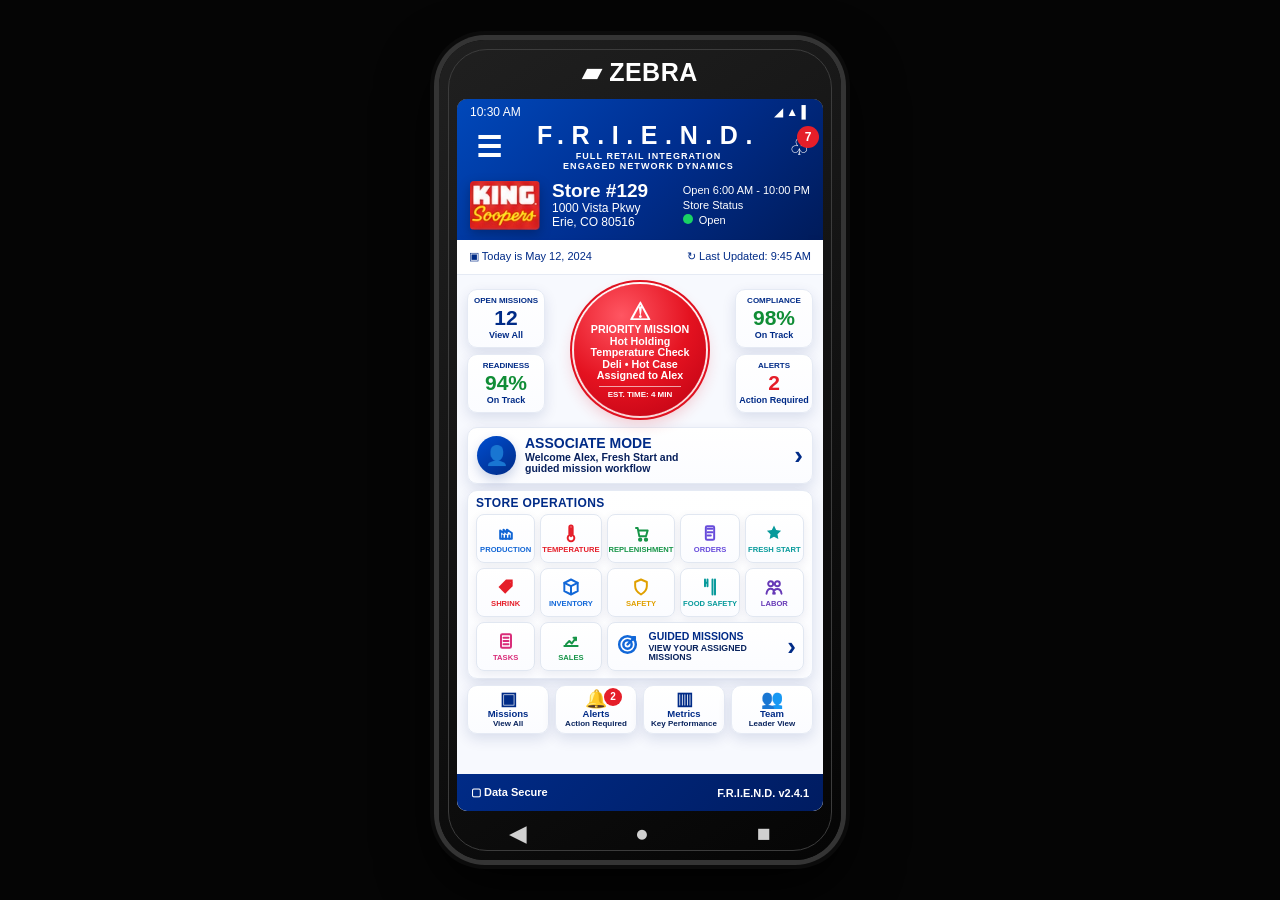
<file: FRIEND_EXECUTIVE_BUILD_LABOR_VERTICAL.html>
<!DOCTYPE html>
<html lang="en"><head><meta charset="UTF-8"><meta name="viewport" content="width=device-width, initial-scale=1.0, maximum-scale=1.0, user-scalable=no"><title>F.R.I.E.N.D. Home Screen Review</title>
<style>
:root{--blue:#002b87;--blue2:#0043b8;--dark:#06194f;--red:#e51e29;--green:#108d36;--line:#e5eaf4;--ink:#06194f;--shadow:0 5px 14px rgba(0,35,110,.12)}
*{box-sizing:border-box}html,body{margin:0;width:100%;height:100%;overflow:hidden;background:#050505;font-family:Arial,Helvetica,sans-serif;color:var(--ink)}body{display:flex;align-items:center;justify-content:center}button{font:inherit;border:0;background:none;cursor:pointer;-webkit-tap-highlight-color:transparent;color:inherit}
.device{width:402px;height:820px;background:linear-gradient(145deg,#202020,#050505);border-radius:46px;padding:59px 18px 49px;position:relative;box-shadow:0 0 0 5px #343434,0 0 0 9px #0b0b0b,0 24px 60px #000;transform-origin:center center}
.device:before{content:"";position:absolute;inset:9px;border-radius:39px;border:1px solid #3c3c3c;pointer-events:none}.brand{position:absolute;top:18px;left:0;right:0;text-align:center;color:white;font-size:25px;font-weight:900;letter-spacing:.5px}
.screen{height:712px;border-radius:10px;overflow:hidden;background:#f7f9fe;position:relative;box-shadow:inset 0 0 0 1px #151515}.app{height:100%;display:flex;flex-direction:column}.top{background:linear-gradient(135deg,#0048ba 0%,#002f91 50%,#001b5a 100%);color:white;padding:9px 13px 13px;flex:0 0 auto}.status{display:flex;justify-content:space-between;align-items:center;font-size:13px;margin-bottom:7px;line-height:1}.bar{display:flex;align-items:center;gap:12px}.hamb{font-size:31px;color:white;line-height:1;font-weight:900}.title{flex:1;text-align:center}.title h1{font-size:27px;line-height:1;letter-spacing:8px;margin:0;font-weight:900}.title small{display:block;margin-top:5px;font-size:9.8px;line-height:1.25;letter-spacing:1.08px;font-weight:900}.bell{position:relative;font-size:25px;line-height:1}.badge{position:absolute;right:-9px;top:-10px;background:var(--red);color:white;width:22px;height:22px;border-radius:50%;font-size:12px;display:grid;place-items:center;font-weight:900}
.store{display:flex;align-items:center;gap:14px;margin-top:13px}.logo{width:76px;height:54px;object-fit:cover;border-radius:4px;box-shadow:0 4px 12px rgba(0,0,0,.25)}.store h2{margin:0 0 4px;font-size:21px;line-height:1;font-weight:900}.store p{margin:1px 0;font-size:13px;line-height:1.14}.open{margin-left:auto;font-size:12px;line-height:1.6;white-space:nowrap}.dot{display:inline-block;width:10px;height:10px;background:#19d264;border-radius:50%;margin-right:6px}.date{height:41px;background:white;color:var(--blue);display:flex;align-items:center;justify-content:space-between;padding:0 13px;border-bottom:1px solid var(--line);font-size:12px;flex:0 0 auto;box-shadow:0 2px 10px rgba(0,35,110,.05)}
.content{flex:1;min-height:0;overflow:hidden;padding:9px 11px 55px;background:#f7f9fe}.card{background:linear-gradient(180deg,#fff,#fbfcff);border:1px solid var(--line);border-radius:10px;box-shadow:var(--shadow)}.hero{display:grid;grid-template-columns:82px 1fr 82px;gap:7px;align-items:center;margin-bottom:8px}.miniStats{display:flex;flex-direction:column;gap:8px}.mini{height:68px;display:flex;flex-direction:column;align-items:center;justify-content:center;text-align:center;padding:6px 3px}.label{font-size:8.8px;line-height:1.05;text-transform:uppercase;font-weight:900;color:var(--blue)}.mini .num{font-size:24px;font-weight:900;line-height:1;margin:4px 0;color:var(--blue)}.mini small{font-size:10px;color:var(--blue);font-weight:700}.green{color:var(--green)!important}.red{color:var(--red)!important}
.priority{width:151px;height:151px;border-radius:50%;margin:5px auto 8px;background:radial-gradient(circle at 36% 24%,#ff5662 0,#e41220 52%,#ba0012 100%);display:flex;flex-direction:column;align-items:center;justify-content:center;text-align:center;color:white;box-shadow:0 9px 22px rgba(229,30,41,.25),0 0 0 3px #fff,0 0 0 5px #df1220}.priority .warn{font-size:29px;line-height:.9;margin-bottom:3px;font-weight:900}.priority .ptext{font-size:12px;line-height:1.13;font-weight:900;max-width:123px}.priority .time{font-size:9px;line-height:1;margin-top:5px;padding-top:5px;border-top:1px solid rgba(255,255,255,.62);width:92px;font-weight:900}
.action{margin-bottom:8px}.action button{width:100%;min-height:64px;display:flex;align-items:center;gap:10px;text-align:left;padding:8px 10px}.roundIcon{width:45px;height:45px;border-radius:50%;display:grid;place-items:center;color:white;background:linear-gradient(145deg,#004ed0,#002b87);font-size:22px;box-shadow:0 5px 12px rgba(0,43,135,.2)}.action h3{margin:0 0 4px;font-size:16px;line-height:1;font-weight:900;color:var(--blue)}.action p{margin:0;font-size:11.4px;line-height:1.18;color:#08205c;font-weight:700}.chev{margin-left:auto;color:var(--blue);font-size:30px;font-weight:900;line-height:1}
.ops{padding:8px 9px 10px;margin-bottom:8px}.opsTitle{font-size:13px;line-height:1;margin:0 0 7px;text-transform:uppercase;font-weight:900;color:var(--blue);letter-spacing:.35px}.opsGrid{display:grid;grid-template-columns:repeat(5,1fr);gap:7px}.opTile{height:62px;border:1px solid #e1e7f1;border-radius:9px;background:linear-gradient(180deg,#fff,#fbfcff);box-shadow:0 3px 10px rgba(0,31,84,.075);display:flex;flex-direction:column;align-items:center;justify-content:center;text-align:center;font-size:8.7px;line-height:1.08;font-weight:900;text-transform:uppercase;color:var(--blue);padding:4px 2px}.opTile svg{width:25px;height:25px;margin-bottom:4px;stroke:currentColor;fill:none;stroke-width:2.35;stroke-linecap:round;stroke-linejoin:round}.opTile .fillIcon{fill:currentColor;stroke:none}.c-production{color:#1266d5}.c-temperature{color:#e51e29}.c-replenishment{color:#159447}.c-ordering{color:#674bdb}.c-freshstart{color:#079a9b}.c-shrink{color:#e51e29}.c-inventory{color:#1167d8}.c-safety{color:#e0a000}.c-food{color:#079a9b}.c-labor{color:#673ab7}.c-tasks{color:#d92b78}.c-sales{color:#159447}.guided{grid-column:span 3;display:grid;grid-template-columns:42px 1fr 22px;align-items:center;text-align:left;padding:6px 9px;color:#1167d8}.guided svg{width:31px;height:31px;margin:0}.guided b{font-size:12px;color:var(--blue);line-height:1;display:block}.guided small{font-size:10px;color:#09235d;font-weight:700;line-height:1.1;display:block;margin-top:2px}
.homeNav{display:grid;grid-template-columns:repeat(4,1fr);gap:8px}.tile{height:58px;padding:6px 3px;text-align:center;color:var(--blue);font-size:11px;line-height:1.1;font-weight:900}.tile .tileIcon{font-size:21px;line-height:1;margin-bottom:2px}.tile small{display:block;font-size:9.2px;font-weight:700;color:#09235d;line-height:1.05;margin-top:1px}.tile .badge2{position:absolute;background:var(--red);color:white;border-radius:50%;font-size:11px;width:20px;height:20px;display:grid;place-items:center;top:4px;right:19px}.tile{position:relative}
.footer{position:absolute;left:0;right:0;bottom:0;height:42px;background:linear-gradient(135deg,#002b87,#001c61);color:white;display:flex;align-items:center;justify-content:space-between;padding:0 16px;font-size:12px;font-weight:700}.phoneBtns{position:absolute;bottom:13px;left:70px;right:70px;display:flex;justify-content:space-between;color:#d0d0d0;font-size:23px}
.detail{padding:18px}.detail h2{color:var(--blue);font-size:20px;margin:0 0 10px}.bigBtn{width:100%;height:48px;border-radius:10px;background:#108d36;color:#fff;font-weight:900;margin-top:12px}.back{color:white;font-size:26px;font-weight:900}
@media(max-width:900px){.device{transform:scale(min(calc((100vw - 8px)/402), calc((100vh - 8px)/820), 1));}}
</style>
<style id="home-100-fit-final">
.device{width:402px!important;height:820px!important;padding:59px 18px 49px!important}
.screen{height:712px!important}
.top{padding:7px 13px 10px!important}
.status{font-size:12px!important;margin-bottom:5px!important}
.title h1{font-size:25px!important;letter-spacing:7.6px!important}
.title small{font-size:9px!important;margin-top:3px!important;line-height:1.16!important}
.hamb{font-size:29px!important}.bell{font-size:23px!important}
.store{margin-top:9px!important;gap:12px!important}
.logo{width:70px!important;height:49px!important}
.store h2{font-size:19px!important;margin-bottom:2px!important}
.store p{font-size:12px!important;line-height:1.05!important}
.open{font-size:11px!important;line-height:1.38!important}
.date{height:35px!important;font-size:11px!important;padding:0 12px!important}
.content{padding:6px 10px 43px!important;overflow:hidden!important}
.hero{grid-template-columns:78px 1fr 78px!important;gap:6px!important;margin-bottom:6px!important}
.miniStats{gap:6px!important}.mini{height:59px!important;padding:4px 2px!important}
.label{font-size:8px!important}.mini .num{font-size:21px!important;margin:2px 0!important}.mini small{font-size:9px!important}
.priority{width:132px!important;height:132px!important;margin:3px auto 5px!important;box-shadow:0 7px 16px rgba(229,30,41,.24),0 0 0 2px #fff,0 0 0 4px #df1220!important}
.priority .warn{font-size:24px!important;margin-bottom:2px!important}
.priority .ptext{font-size:10.7px!important;line-height:1.08!important;max-width:112px!important}
.priority .time{font-size:8px!important;margin-top:4px!important;padding-top:4px!important;width:82px!important}
.action{margin-bottom:6px!important}.action button{min-height:55px!important;padding:6px 9px!important;gap:9px!important}
.roundIcon{width:39px!important;height:39px!important;font-size:19px!important}
.action h3{font-size:14px!important;margin-bottom:2px!important}.action p{font-size:10.5px!important;line-height:1.12!important}
.chev{font-size:26px!important}.ops{padding:6px 8px 7px!important;margin-bottom:6px!important}
.opsTitle{font-size:12px!important;margin:0 0 5px!important}.opsGrid{gap:5px!important}
.opTile{height:49px!important;border-radius:8px!important;font-size:7.6px!important;padding:2px 1px!important}
.opTile svg{width:20px!important;height:20px!important;margin-bottom:3px!important}
.guided{height:49px!important;grid-template-columns:34px 1fr 18px!important;padding:4px 7px!important}
.guided svg{width:25px!important;height:25px!important}.guided b{font-size:10.5px!important}
.guided small{font-size:8.8px!important;line-height:1.03!important}
.homeNav{gap:6px!important}.tile{height:49px!important;padding:4px 2px!important;font-size:9.5px!important}
.tile .tileIcon{font-size:18px!important;margin-bottom:1px!important}.tile small{font-size:8px!important}
.tile .badge2{width:18px!important;height:18px!important;font-size:10px!important;right:14px!important;top:2px!important}
.footer{height:37px!important;font-size:11px!important;padding:0 14px!important}
@media(max-width:900px){.device{transform:scale(min(calc((100vw - 8px)/402), calc((100vh - 8px)/820), 1))!important;}}
</style>


<style id="associate-workflow-style">
.stepWrap{padding:10px 10px 43px!important;background:#f7f9fe;overflow:hidden!important}
.screenTitle{color:#002b87;font-weight:900;font-size:18px;line-height:1.05;margin:0 0 8px;text-transform:uppercase}
.subtle{font-size:11px;line-height:1.25;color:#09235d;font-weight:700}
.assocHero{display:grid;grid-template-columns:54px 1fr;gap:10px;align-items:center;margin-bottom:7px}
.avatar{width:54px;height:54px;border-radius:50%;display:grid;place-items:center;color:#fff;background:linear-gradient(145deg,#004ed0,#002b87);font-size:24px;font-weight:900;box-shadow:0 5px 12px rgba(0,43,135,.2)}
.panel{background:linear-gradient(180deg,#fff,#fbfcff);border:1px solid #e5eaf4;border-radius:10px;box-shadow:0 5px 14px rgba(0,35,110,.12);padding:10px;margin-bottom:7px}
.cta{width:100%;height:45px;border-radius:10px;background:linear-gradient(145deg,#18b85a,#0a8f3b);color:white;font-weight:900;font-size:13px;box-shadow:0 5px 13px rgba(16,141,54,.23);margin-top:7px}
.ctaBlue{background:linear-gradient(145deg,#004ed0,#002b87);box-shadow:0 5px 13px rgba(0,43,135,.23)}
.ctaLight{background:#fff;color:#002b87;border:1px solid #cfd9ee;box-shadow:0 3px 10px rgba(0,35,110,.08)}
.missionCard{display:grid;grid-template-columns:38px 1fr 54px;gap:9px;align-items:center}
.badgeP{border-radius:999px;padding:4px 7px;background:#ffe4e7;color:#c60013;font-size:9px;font-weight:900;text-align:center}
.smallGrid{display:grid;grid-template-columns:1fr 1fr;gap:7px}
.infoBox{background:#f7f9fe;border:1px solid #e5eaf4;border-radius:9px;padding:8px;text-align:center}
.infoBox b{display:block;color:#002b87;font-size:20px;line-height:1}
.infoBox span{display:block;color:#09235d;font-size:9px;font-weight:900;text-transform:uppercase;margin-top:2px}
.optionRow{display:grid;grid-template-columns:32px 1fr 20px;gap:9px;align-items:center;border:1px solid #e5eaf4;background:#fff;border-radius:10px;padding:8px;margin-bottom:6px;box-shadow:0 3px 10px rgba(0,35,110,.06)}
.optionRow .oicon{width:32px;height:32px;border-radius:9px;display:grid;place-items:center;color:#fff;font-size:16px;font-weight:900;background:linear-gradient(145deg,#004ed0,#002b87)}
.optionRow.orange .oicon{background:linear-gradient(145deg,#ff9a1f,#e16700)}
.optionRow.purple .oicon{background:linear-gradient(145deg,#674bdb,#3f279b)}
.optionRow h4{margin:0 0 2px;color:#002b87;font-size:12px;line-height:1;text-transform:uppercase}
.optionRow p{margin:0;font-size:9.5px;line-height:1.13;color:#09235d;font-weight:700}
.radioDot{width:17px;height:17px;border-radius:50%;border:2px solid #b8c4dd}
.radioDot.on{border-color:#108d36;box-shadow:inset 0 0 0 4px white;background:#108d36}
.checkList{display:grid;gap:6px}
.checkItem{display:flex;align-items:center;gap:8px;font-size:11px;font-weight:800;color:#09235d}
.checkItem i{width:18px;height:18px;border-radius:50%;display:grid;place-items:center;background:#108d36;color:#fff;font-style:normal;font-size:12px}
.bigCheck{font-size:52px;line-height:1;text-align:center;color:#108d36;margin:4px 0}
.tempRead{font-size:46px!important;color:#108d36!important}
.statusPill{display:inline-block;border-radius:999px;background:#e9f8ef;color:#108d36;padding:5px 9px;font-weight:900;font-size:11px;margin-top:3px}
.progressTop{height:7px;background:#e6eaf4;border-radius:99px;overflow:hidden;margin:7px 0 0}
.progressTop div{height:100%;background:linear-gradient(90deg,#002b87,#0f62ff)}
.kpi3{display:grid;grid-template-columns:repeat(3,1fr);gap:6px}
.kpi3 .infoBox b{font-size:18px}
</style>


<style id="all-buttons-polish-style">
.moduleHero{display:grid;grid-template-columns:46px 1fr 54px;gap:9px;align-items:center}
.moduleIcon{width:46px;height:46px;border-radius:13px;display:grid;place-items:center;color:#fff;font-size:21px;font-weight:900;box-shadow:0 5px 12px rgba(0,43,135,.18)}
.mBlue{background:linear-gradient(145deg,#004ed0,#002b87)}.mRed{background:linear-gradient(145deg,#ff3040,#c60013)}.mGreen{background:linear-gradient(145deg,#16aa4d,#087b31)}.mOrange{background:linear-gradient(145deg,#ff9a1f,#e16700)}.mPurple{background:linear-gradient(145deg,#674bdb,#3f279b)}.mTeal{background:linear-gradient(145deg,#10a9a0,#047a76)}.mGold{background:linear-gradient(145deg,#ffb11c,#f47b00)}
.moduleHero h3{margin:0 0 3px;color:#002b87;font-size:14px;line-height:1;text-transform:uppercase}
.moduleHero p{margin:0;color:#09235d;font-size:10.3px;line-height:1.16;font-weight:700}
.scoreBadge{border-radius:999px;padding:5px 7px;text-align:center;font-size:10px;font-weight:900;background:#eef4ff;color:#002b87}
.alertBadge{background:#ffe5e7;color:#c60013}.goodBadge{background:#e9f8ef;color:#108d36}.warnBadge{background:#fff3d9;color:#a56600}
.barRow{display:grid;grid-template-columns:70px 1fr 42px;gap:7px;align-items:center;margin:7px 0;font-size:10.5px;font-weight:900;color:#09235d}
.track2{height:6px;border-radius:99px;background:#e6eaf4;overflow:hidden}.track2 div{height:100%;border-radius:99px;background:linear-gradient(90deg,#004ed0,#002b87)}
.actionList{display:grid;gap:6px}.actionItem{display:grid;grid-template-columns:22px 1fr auto;gap:7px;align-items:center;border-top:1px solid #e9edf6;padding-top:7px;font-size:10.5px;font-weight:800;color:#09235d}.actionItem:first-child{border-top:0;padding-top:0}.dotIcon{width:22px;height:22px;border-radius:50%;display:grid;place-items:center;background:#002b87;color:white;font-size:11px;font-weight:900}
</style>


<style id="production-update-style">
.prodLegend{display:grid;grid-template-columns:repeat(3,1fr);gap:5px;margin-top:7px}
.prodLegend span{font-size:8.5px;font-weight:900;text-align:center;border-radius:999px;padding:4px 3px}
.prodLegend .r{background:#ffe5e7;color:#c60013}.prodLegend .y{background:#fff1d9;color:#9b6200}.prodLegend .g{background:#e9f8ef;color:#108d36}
.prodBars{padding:9px}
.prodBarRow{display:grid;grid-template-columns:78px 1fr 34px;gap:7px;align-items:center;margin:8px 0;font-size:10px;font-weight:900;color:#09235d}
.prodMeter{position:relative;height:12px;border-radius:99px;overflow:hidden;background:linear-gradient(90deg,#e51e29 0%,#f5c342 50%,#108d36 100%);box-shadow:inset 0 0 0 1px rgba(0,0,0,.08)}
.prodMeter:before{content:"";position:absolute;inset:0;background:repeating-linear-gradient(90deg,transparent 0,transparent calc(25% - 1px),rgba(255,255,255,.85) calc(25% - 1px),rgba(255,255,255,.85) 25%)}
.prodMarker{position:absolute;top:1px;bottom:1px;width:4px;border-radius:99px;background:#001b5a;box-shadow:0 0 0 2px white;transform:translateX(-2px)}
.prodTicks{display:grid;grid-template-columns:repeat(5,1fr);font-size:7.5px;color:#536079;font-weight:900;margin-top:2px;text-align:center}
.prodActions .actionItem:nth-child(1) .dotIcon{background:#e51e29}
.prodActions .actionItem:nth-child(2) .dotIcon{background:#f47b00}
.prodActions .actionItem:nth-child(3) .dotIcon{background:#108d36}
.prodActions .actionItem:nth-child(1) span{background:#ffe5e7;color:#c60013}
.prodActions .actionItem:nth-child(2) span{background:#fff1d9;color:#9b6200}
.prodActions .actionItem:nth-child(3) span{background:#e9f8ef;color:#108d36}
</style>


<style id="production-visible-fix">
/* Production screen visibility fix */
.prodCompact{padding:6px 9px 43px!important;overflow:hidden!important}
.prodCompact .panel{margin-bottom:6px!important;padding:8px!important}
.prodCompact .moduleHero{grid-template-columns:38px 1fr 46px!important;gap:7px!important}
.prodCompact .moduleIcon{width:38px!important;height:38px!important;font-size:18px!important;border-radius:10px!important}
.prodCompact .moduleHero h3{font-size:12.5px!important;margin-bottom:2px!important}
.prodCompact .moduleHero p{font-size:9.2px!important;line-height:1.08!important}
.prodCompact .scoreBadge{font-size:8.5px!important;padding:4px 5px!important}
.prodCompact .smallGrid{gap:6px!important}
.prodCompact .infoBox{padding:6px!important}
.prodCompact .infoBox b{font-size:17px!important}
.prodCompact .infoBox span{font-size:7.8px!important}
.prodCompact .screenTitle{font-size:12px!important;margin-bottom:4px!important}
.prodLegend{display:grid!important;grid-template-columns:repeat(3,1fr)!important;gap:4px!important;margin:4px 0!important}
.prodLegend span{font-size:7.2px!important;padding:3px 2px!important}
.prodBarRow{grid-template-columns:69px 1fr 30px!important;gap:5px!important;margin:5px 0!important;font-size:8.7px!important}
.prodMeter{height:9px!important}
.prodMarker{width:3px!important}
.prodTicks{font-size:6.2px!important;margin-top:1px!important}
.prodActions .actionItem{font-size:8.8px!important;gap:5px!important;padding-top:5px!important}
.prodActions .dotIcon{width:18px!important;height:18px!important;font-size:9px!important}
.prodActions .scoreBadge{font-size:7.5px!important;padding:3px 4px!important}
.prodCompact .cta{height:36px!important;font-size:11px!important;margin-top:6px!important}
</style>


<style id="production-final-tune">
.prodMarker{background:#8B0000!important;box-shadow:0 0 0 2px white!important}
.engagedText{grid-column:1 / -1;font-size:8.8px;line-height:1.12;color:#536079;font-weight:800;margin:-2px 0 1px 69px}
.prodCompact .prodBarRow{margin:4px 0 2px!important}
</style>


<style id="production-lock-inventory-start">
.prodMarker{
  width:8px!important;
  background:#8B0000!important;
  box-shadow:0 0 0 2px #fff,0 0 8px rgba(139,0,0,.45)!important;
  border-radius:8px!important;
  transform:translateX(-4px)!important;
}
.prodActions .actionItem:nth-child(1) .dotIcon{background:#8B0000!important}
.prodActions .actionItem:nth-child(2) .dotIcon{background:#f47b00!important}
.prodActions .actionItem:nth-child(3) .dotIcon{background:#108d36!important}
.prodActions .actionItem:nth-child(1) span{background:#ffe5e7!important;color:#8B0000!important}
.prodActions .actionItem:nth-child(2) span{background:#fff1d9!important;color:#9b6200!important}
.prodActions .actionItem:nth-child(3) span{background:#e9f8ef!important;color:#108d36!important}
.inventoryGrid{display:grid;grid-template-columns:1fr 1fr;gap:6px}
.invRow{display:grid;grid-template-columns:72px 1fr 36px;gap:6px;align-items:center;margin:7px 0;font-size:9.5px;font-weight:900;color:#09235d}
.invTrack{height:9px;border-radius:99px;background:#e6eaf4;overflow:hidden}
.invTrack div{height:100%;border-radius:99px;background:linear-gradient(90deg,#004ed0,#108d36)}
.invActions .actionItem:nth-child(1) .dotIcon{background:#004ed0}
.invActions .actionItem:nth-child(2) .dotIcon{background:#f47b00}
.invActions .actionItem:nth-child(3) .dotIcon{background:#108d36}
</style>


<style id="inventory-v2-style">
.invMetricGrid{display:grid;grid-template-columns:repeat(4,1fr);gap:5px}
.invMetric{background:#fff;border:1px solid #e5eaf4;border-radius:9px;box-shadow:0 3px 9px rgba(0,35,110,.08);padding:6px 2px;text-align:center}
.invMetric b{display:block;color:#002b87;font-size:15px;line-height:1}
.invMetric span{display:block;color:#09235d;font-size:6.9px;font-weight:900;text-transform:uppercase;margin-top:2px}
.invMetric small{display:block;font-size:7.2px;font-weight:900;margin-top:1px}
.invDeptPanel{padding:7px!important}
.invDeptRow{display:grid;grid-template-columns:72px 1fr 31px;gap:5px;align-items:center;margin:4px 0 1px;font-size:8.5px;font-weight:900;color:#09235d}
.invAccTrack{height:8px;border-radius:99px;background:linear-gradient(90deg,#e51e29 0%,#f5c342 50%,#108d36 100%);position:relative;overflow:hidden}
.invAccTrack:before{content:"";position:absolute;inset:0;background:repeating-linear-gradient(90deg,transparent 0,transparent calc(25% - 1px),rgba(255,255,255,.75) calc(25% - 1px),rgba(255,255,255,.75) 25%)}
.invAccMark{position:absolute;top:0;bottom:0;width:5px;border-radius:99px;background:#8B0000;box-shadow:0 0 0 1.5px #fff;transform:translateX(-2.5px)}
.invCounts{grid-column:1 / -1;font-size:7.4px;color:#536079;font-weight:800;margin:0 0 2px 72px;line-height:1.05}
.invTicks{display:grid;grid-template-columns:repeat(5,1fr);font-size:5.9px;color:#536079;font-weight:900;margin-top:1px;text-align:center}
.invActions .actionItem:nth-child(1) .dotIcon{background:#e51e29!important}
.invActions .actionItem:nth-child(2) .dotIcon{background:#f47b00!important}
.invActions .actionItem:nth-child(3) .dotIcon{background:#108d36!important}
.invActions .actionItem{font-size:8.6px!important}
</style>


<style id="inventory-priority-final">
.invMetric.oosMetric{border-color:#ffd2d6;background:linear-gradient(180deg,#fff5f6,#fff)}
.invMetric.oosMetric b,.invMetric.oosMetric span,.invMetric.oosMetric small{color:#c60013!important}
.inventoryPriority .screenTitle{color:#002b87}
.inventoryPriority .actionItem:nth-child(1) .dotIcon{background:#c60013!important}
.inventoryPriority .actionItem:nth-child(1) span{background:#ffe5e7!important;color:#c60013!important}
.inventoryPriority .actionItem:nth-child(2) .dotIcon{background:#f47b00!important}
.inventoryPriority .actionItem:nth-child(2) span{background:#fff1d9!important;color:#9b6200!important}
.inventoryPriority .actionItem:nth-child(3) .dotIcon{background:#108d36!important}
.inventoryPriority .actionItem:nth-child(3) span{background:#e9f8ef!important;color:#108d36!important}
</style>


<style id="shrink-review-style">
.shrinkMetricGrid{display:grid;grid-template-columns:repeat(4,1fr);gap:5px}
.shrinkMetric{background:#fff;border:1px solid #e5eaf4;border-radius:9px;box-shadow:0 3px 9px rgba(0,35,110,.08);padding:6px 2px;text-align:center}
.shrinkMetric b{display:block;color:#002b87;font-size:14px;line-height:1}
.shrinkMetric span{display:block;color:#09235d;font-size:6.8px;font-weight:900;text-transform:uppercase;margin-top:2px}
.shrinkMetric small{display:block;font-size:7.1px;font-weight:900;margin-top:1px}
.shrinkMetric.risk{border-color:#ffe2aa;background:linear-gradient(180deg,#fff8ea,#fff)}
.shrinkMetric.risk b,.shrinkMetric.risk small{color:#9b6200!important}
.shrinkMetric.redRisk{border-color:#ffd2d6;background:linear-gradient(180deg,#fff5f6,#fff)}
.shrinkDeptPanel{padding:7px!important}
.shrinkDeptRow{display:grid;grid-template-columns:72px 1fr 32px;gap:5px;align-items:center;margin:4px 0 1px;font-size:8.5px;font-weight:900;color:#09235d}
.shrinkTrack{height:8px;border-radius:99px;background:linear-gradient(90deg,#108d36 0%,#f5c342 50%,#e51e29 100%);position:relative;overflow:hidden}
.shrinkTrack:before{content:"";position:absolute;inset:0;background:repeating-linear-gradient(90deg,transparent 0,transparent calc(25% - 1px),rgba(255,255,255,.75) calc(25% - 1px),rgba(255,255,255,.75) 25%)}
.shrinkMark{position:absolute;top:0;bottom:0;width:6px;border-radius:99px;background:#8B0000;box-shadow:0 0 0 1.5px #fff,0 0 6px rgba(139,0,0,.4);transform:translateX(-3px)}
.shrinkTicks{display:grid;grid-template-columns:repeat(5,1fr);font-size:5.9px;color:#536079;font-weight:900;margin-top:1px;text-align:center}
.shrinkNote{grid-column:1 / -1;font-size:7.3px;color:#536079;font-weight:800;margin:0 0 2px 72px;line-height:1.05}
.shrinkPriority .actionItem{font-size:8.4px!important}
.shrinkPriority .actionItem:nth-child(1) .dotIcon{background:#c60013!important}
.shrinkPriority .actionItem:nth-child(1) span{background:#ffe5e7!important;color:#c60013!important}
.shrinkPriority .actionItem:nth-child(2) .dotIcon{background:#f47b00!important}
.shrinkPriority .actionItem:nth-child(2) span{background:#fff1d9!important;color:#9b6200!important}
.shrinkPriority .actionItem:nth-child(3) .dotIcon{background:#108d36!important}
.shrinkPriority .actionItem:nth-child(3) span{background:#e9f8ef!important;color:#108d36!important}
</style>


<style id="shrink-final-corrections-v3">
.shrinkMetricGrid{display:grid!important;grid-template-columns:repeat(4,1fr)!important;gap:5px!important}
.shrinkMetric{
  background:#fff!important;
  border:1px solid #e5eaf4!important;
  border-radius:9px!important;
  box-shadow:0 3px 9px rgba(0,35,110,.08)!important;
  padding:6px 2px!important;
  text-align:center!important;
}
.shrinkMetric .tileTitle{
  display:block!important;
  color:#000!important;
  font-size:6.8px!important;
  line-height:1.05!important;
  font-weight:900!important;
  text-transform:uppercase!important;
  margin:0 0 2px!important;
}
.shrinkMetric .tileValue{
  display:block!important;
  font-size:14px!important;
  line-height:1!important;
  font-weight:900!important;
  margin:0!important;
}
.shrinkMetric .tileTrend{
  display:block!important;
  font-size:7.1px!important;
  line-height:1.05!important;
  font-weight:900!important;
  margin:2px 0 0!important;
}
.darkYellow{color:#A66A00!important}
.redValue{color:#C60013!important}
.greenValue{color:#108d36!important}
.shrinkPriority .actionItem:nth-child(2) .dotIcon{background:#f47b00!important}
.shrinkPriority .actionItem:nth-child(2) span{background:#fff1d9!important;color:#9b6200!important}
</style>


<style id="shrink-lock-final-pass">
.shrinkTrack{
  background:linear-gradient(90deg,#e51e29 0%,#f5c342 50%,#108d36 100%)!important;
}
.shrinkMetricGrid{display:grid!important;grid-template-columns:repeat(4,1fr)!important;gap:5px!important}
.shrinkMetric{
  background:#fff!important;
  border:1px solid #e5eaf4!important;
  border-radius:9px!important;
  box-shadow:0 3px 9px rgba(0,35,110,.08)!important;
  padding:6px 2px!important;
  text-align:center!important;
}
.shrinkMetric .tileTitle{
  display:block!important;
  color:#000!important;
  font-size:6.8px!important;
  line-height:1.05!important;
  font-weight:900!important;
  text-transform:uppercase!important;
  margin:0 0 2px!important;
}
.shrinkMetric .tileValue{
  display:block!important;
  font-size:14px!important;
  line-height:1!important;
  font-weight:900!important;
  margin:0!important;
}
.shrinkMetric .tileTrend{
  display:block!important;
  font-size:7.1px!important;
  line-height:1.05!important;
  font-weight:900!important;
  margin:2px 0 0!important;
}
.darkYellow{color:#A66A00!important}
.redValue{color:#C60013!important}
.greenValue{color:#108d36!important}
.shrinkPriority .actionItem:nth-child(2) .dotIcon{background:#f47b00!important}
.shrinkPriority .actionItem:nth-child(2) span{background:#fff1d9!important;color:#9b6200!important}
</style>


<style id="shrink-locked-flip-back">
.shrinkTrack{
  background:linear-gradient(90deg,#108d36 0%,#f5c342 50%,#e51e29 100%)!important;
}
</style>


<style id="replenishment-review-style">
.repMetricGrid{display:grid;grid-template-columns:repeat(4,1fr);gap:5px}
.repMetric{background:#fff;border:1px solid #e5eaf4;border-radius:9px;box-shadow:0 3px 9px rgba(0,35,110,.08);padding:6px 2px;text-align:center}
.repMetric span{display:block;color:#000;font-size:6.8px;font-weight:900;text-transform:uppercase;line-height:1.05;margin-bottom:2px}
.repMetric b{display:block;font-size:14px;line-height:1;font-weight:900}
.repMetric small{display:block;font-size:7.1px;font-weight:900;margin-top:2px}
.repGreen{color:#108d36!important}.repBlue{color:#002b87!important}.repYellow{color:#9b6200!important}
.repDeptPanel{padding:7px!important}
.repRow{display:grid;grid-template-columns:86px 1fr 28px;gap:5px;align-items:center;margin:4px 0 1px;font-size:8.3px;font-weight:900;color:#09235d}
.repTrack{height:8px;border-radius:99px;background:#e6eaf4;overflow:hidden}
.repTrack div{height:100%;border-radius:99px;background:linear-gradient(90deg,#004ed0,#108d36)}
.repAssign{grid-column:1 / -1;font-size:7.25px;color:#536079;font-weight:800;margin:0 0 2px 86px;line-height:1.05}
.repPriority .actionItem{font-size:8.2px!important}
.repPriority .actionItem:nth-child(1) .dotIcon{background:#108d36!important}
.repPriority .actionItem:nth-child(1) span{background:#e9f8ef!important;color:#108d36!important}
.repPriority .actionItem:nth-child(2) .dotIcon{background:#108d36!important}
.repPriority .actionItem:nth-child(2) span{background:#e9f8ef!important;color:#108d36!important}
.repPriority .actionItem:nth-child(3) .dotIcon{background:#f47b00!important}
.repPriority .actionItem:nth-child(3) span{background:#fff1d9!important;color:#9b6200!important}
.fifoBox{background:#f7f9fe;border:1px solid #e5eaf4;border-radius:9px;padding:7px;margin-top:6px;font-size:8.5px;font-weight:800;color:#09235d;line-height:1.2}
</style>


<style id="replenishment-lock-spacing-final">
.repPriority .actionItem{
  padding-top:4px!important;
  padding-bottom:2px!important;
  font-size:8px!important;
  gap:5px!important;
}
.repPriority .dotIcon{
  width:18px!important;
  height:18px!important;
  font-size:9px!important;
}
.repPriority .scoreBadge{
  font-size:7.2px!important;
  padding:3px 4px!important;
}
.repPriority .screenTitle{
  margin-bottom:4px!important;
}
.repPriority .fifoBox{
  padding:5px!important;
  margin-top:4px!important;
  font-size:7.8px!important;
  line-height:1.08!important;
}
.repPriority .cta{
  height:34px!important;
  font-size:10.5px!important;
  margin-top:5px!important;
}
</style>


<style id="replenishment-final-banner-button-fix">
/* Replenishment final adjustment: preserve approved layout, shrink banner 12%, remove guided mission button */
#app .repMetricGrid + .panel { margin-bottom:5px!important; }
.repPriority .cta{display:none!important}
.content:has(.repMetricGrid) .moduleHero{
  grid-template-columns:34px 1fr 42px!important;
  gap:6px!important;
  padding:7px!important;
  margin-bottom:5px!important;
}
.content:has(.repMetricGrid) .moduleHero .moduleIcon{
  width:34px!important;
  height:34px!important;
  font-size:16px!important;
  border-radius:9px!important;
}
.content:has(.repMetricGrid) .moduleHero h3{
  font-size:11.5px!important;
  margin-bottom:1px!important;
}
.content:has(.repMetricGrid) .moduleHero p{
  font-size:8.7px!important;
  line-height:1.05!important;
}
.content:has(.repMetricGrid) .moduleHero .scoreBadge{
  font-size:7.3px!important;
  padding:3px 4px!important;
}
</style>


<style id="rep-bottom-4pct">
.repPriority{
  padding:5px !important;
}
.repPriority .actionList{
  gap:2px !important;
}
.repPriority .actionItem{
  padding-top:2px !important;
  padding-bottom:1px !important;
}
.repPriority .fifoBox{
  padding:3px !important;
  margin-top:2px !important;
  margin-bottom:0 !important;
  line-height:1.0 !important;
}
</style>


<style id="rep-remove-flow-lock">
.repPriority > .fifoBox{
  display:none!important;
}
</style>


<style id="food-safety-review-style">
.foodMetricGrid{display:grid;grid-template-columns:repeat(4,1fr);gap:5px}
.foodMetric{background:#fff;border:1px solid #e5eaf4;border-radius:9px;box-shadow:0 3px 9px rgba(0,35,110,.08);padding:6px 2px;text-align:center}
.foodMetric span{display:block;color:#000;font-size:6.8px;font-weight:900;text-transform:uppercase;line-height:1.05;margin-bottom:2px}
.foodMetric b{display:block;font-size:14px;line-height:1;font-weight:900}
.foodMetric small{display:block;font-size:7.1px;font-weight:900;margin-top:2px}
.foodGreen{color:#108d36!important}.foodYellow{color:#9b6200!important}.foodRed{color:#c60013!important}
.foodDeptPanel{padding:7px!important}
.foodDeptRow{display:grid;grid-template-columns:82px 1fr 40px;gap:5px;align-items:center;border-bottom:1px solid #e9edf6;padding:4px 0;font-size:8.6px;font-weight:900;color:#09235d}
.foodDeptRow:last-child{border-bottom:0}
.foodTrend{font-size:7.3px;font-weight:900;color:#536079;line-height:1.05}
.foodScore{text-align:right;font-size:11px;font-weight:900}
.foodPriority .actionItem{font-size:8.2px!important;line-height:1.07!important}
.foodPriority .actionItem:nth-child(1) .dotIcon{background:#c60013!important}
.foodPriority .actionItem:nth-child(1) span{background:#ffe5e7!important;color:#c60013!important}
.foodPriority .actionItem:nth-child(2) .dotIcon{background:#f47b00!important}
.foodPriority .actionItem:nth-child(2) span{background:#fff1d9!important;color:#9b6200!important}
.foodPriority .actionItem:nth-child(3) .dotIcon{background:#f47b00!important}
.foodPriority .actionItem:nth-child(3) span{background:#fff1d9!important;color:#9b6200!important}
.foodCompact{padding:6px 9px 43px!important;overflow:hidden!important}
.foodCompact .panel{margin-bottom:6px!important;padding:8px!important}
.foodCompact .moduleHero{grid-template-columns:38px 1fr 46px!important;gap:7px!important}
.foodCompact .moduleIcon{width:38px!important;height:38px!important;font-size:18px!important;border-radius:10px!important}
.foodCompact .moduleHero h3{font-size:12.5px!important;margin-bottom:2px!important}
.foodCompact .moduleHero p{font-size:9.1px!important;line-height:1.07!important}
.foodCompact .scoreBadge{font-size:8px!important;padding:4px 5px!important}
</style>


<style id="ordering-review-style">
.orderMetricGrid{display:grid;grid-template-columns:repeat(4,1fr);gap:5px}
.orderMetric{background:#fff;border:1px solid #e5eaf4;border-radius:9px;box-shadow:0 3px 9px rgba(0,35,110,.08);padding:6px 2px;text-align:center}
.orderMetric span{display:block;color:#000;font-size:6.8px;font-weight:900;text-transform:uppercase;line-height:1.05;margin-bottom:2px}
.orderMetric b{display:block;font-size:14px;line-height:1;font-weight:900}
.orderMetric small{display:block;font-size:7.1px;font-weight:900;margin-top:2px}
.orderGreen{color:#108d36!important}.orderBlue{color:#002b87!important}.orderRed{color:#c60013!important}.orderYellow{color:#9b6200!important}
.orderDeptPanel{padding:7px!important}
.orderRow{display:grid;grid-template-columns:75px 1fr 74px;gap:5px;align-items:center;border-bottom:1px solid #e9edf6;padding:4px 0;font-size:8.5px;font-weight:900;color:#09235d}
.orderRow:last-child{border-bottom:0}
.orderLeader{font-size:7.3px;color:#536079;font-weight:800;line-height:1.05}
.assistBtn{height:22px;border-radius:999px;background:#108d36;color:white;font-size:6.8px;font-weight:900;padding:0 5px;box-shadow:0 2px 6px rgba(16,141,54,.2)}
.assistBtn.closed{background:#dce3ef;color:#6a7488;box-shadow:none}
.orderPriority .actionItem{font-size:8.2px!important;line-height:1.07!important}
.orderPriority .actionItem:nth-child(1) .dotIcon{background:#108d36!important}
.orderPriority .actionItem:nth-child(1) span{background:#e9f8ef!important;color:#108d36!important}
.orderPriority .actionItem:nth-child(2) .dotIcon{background:#f47b00!important}
.orderPriority .actionItem:nth-child(2) span{background:#fff1d9!important;color:#9b6200!important}
.orderPriority .actionItem:nth-child(3) .dotIcon{background:#c60013!important}
.orderPriority .actionItem:nth-child(3) span{background:#ffe5e7!important;color:#c60013!important}
.orderCompact{padding:6px 9px 43px!important;overflow:hidden!important}
.orderCompact .panel{margin-bottom:6px!important;padding:8px!important}
.orderCompact .moduleHero{grid-template-columns:38px 1fr 46px!important;gap:7px!important}
.orderCompact .moduleIcon{width:38px!important;height:38px!important;font-size:18px!important;border-radius:10px!important}
.orderCompact .moduleHero h3{font-size:12.5px!important;margin-bottom:2px!important}
.orderCompact .moduleHero p{font-size:9.1px!important;line-height:1.07!important}
.orderCompact .scoreBadge{font-size:8px!important;padding:4px 5px!important}
</style>


<style id="ordering-remove-assignments-space-final">
.orderCompact{
  padding:7px 9px 43px!important;
  overflow:hidden!important;
}
.orderCompact .panel{
  margin-bottom:8px!important;
  padding:9px!important;
}
.orderCompact .moduleHero{
  grid-template-columns:40px 1fr 48px!important;
  gap:8px!important;
}
.orderCompact .moduleIcon{
  width:40px!important;
  height:40px!important;
  font-size:19px!important;
}
.orderMetricGrid{
  gap:6px!important;
  margin-bottom:8px!important;
}
.orderMetric{
  padding:7px 2px!important;
}
.orderMetric span{
  font-size:7px!important;
}
.orderMetric b{
  font-size:15px!important;
}
.orderMetric small{
  font-size:7.3px!important;
}
.orderDeptPanel{
  padding:9px!important;
}
.orderRow{
  grid-template-columns:78px 1fr 78px!important;
  padding:5px 0!important;
  font-size:8.8px!important;
}
.orderLeader{
  font-size:7.5px!important;
}
.assistBtn{
  height:24px!important;
  font-size:6.9px!important;
}
</style>




<style id="labor-final-grid-adjustment">
.laborCompact{padding:6px 8px 43px!important;overflow:hidden!important}
.laborCompact .panel{margin-bottom:6px!important;padding:8px!important}
.laborMetricGrid{display:grid!important;grid-template-columns:repeat(4,1fr)!important;gap:5px!important}
.laborMetric{background:#fff!important;border:1px solid #e5eaf4!important;border-radius:9px!important;box-shadow:0 3px 9px rgba(0,35,110,.08)!important;padding:6px 2px!important;text-align:center!important}
.laborMetric span{display:block!important;font-size:6.3px!important;font-weight:900!important;color:#000!important;line-height:1.05!important;text-transform:uppercase!important}
.laborMetric b{display:block!important;font-size:13px!important;font-weight:900!important;line-height:1!important;margin-top:2px!important}
.laborMetric small{display:block!important;font-size:6.7px!important;font-weight:900!important;line-height:1.05!important;margin-top:2px!important}
.laborRed{color:#c60013!important}.laborGreen{color:#108d36!important}.laborYellow{color:#9b6200!important}
.laborGrid{display:grid!important;grid-template-columns:56px repeat(6,1fr)!important;gap:2px!important;font-size:6.3px!important;font-weight:900!important;line-height:1!important}
.laborGrid div{background:#fff!important;border:1px solid #e9edf6!important;border-radius:5px!important;padding:3px 2px!important;text-align:center!important;min-height:18px!important;display:flex!important;align-items:center!important;justify-content:center!important}
.laborGrid .head{background:#eef4ff!important;color:#002b87!important;text-transform:uppercase!important}
.laborGrid .dept{color:#09235d!important;justify-content:flex-start!important;text-align:left!important;padding-left:3px!important}
.laborCompact .screenTitle{font-size:11.5px!important;margin-bottom:4px!important}
.laborCompact .actionItem{font-size:8px!important;line-height:1.05!important;padding-top:4px!important;gap:5px!important}
.laborCompact .dotIcon{width:18px!important;height:18px!important;font-size:9px!important}
.laborCompact .scoreBadge{font-size:6.9px!important;padding:3px 4px!important}
</style>


<style id="labor-tile-mission-polish">
.laborMetric{
  min-height:54px!important;
  padding:8px 3px!important;
}
.laborMetric span{
  font-size:7px!important;
  line-height:1.08!important;
}
.laborMetric b{
  font-size:15.5px!important;
  margin-top:3px!important;
}
.laborMetric small{
  font-size:7.2px!important;
  margin-top:3px!important;
}
.laborCompact .panel{
  margin-bottom:5px!important;
  padding:7px!important;
}
.laborCompact .actionList{
  gap:4px!important;
}
.laborCompact .actionItem{
  font-size:7.8px!important;
  line-height:1.04!important;
  padding-top:4px!important;
}
.laborPriority .actionItem:nth-child(1) .dotIcon{background:#f47b00!important}
.laborPriority .actionItem:nth-child(1) span{background:#fff1d9!important;color:#9b6200!important}
.laborPriority .actionItem:nth-child(2) .dotIcon{background:#c60013!important}
.laborPriority .actionItem:nth-child(2) span{background:#ffe5e7!important;color:#c60013!important}
.laborPriority .actionItem:nth-child(3) .dotIcon{background:#c60013!important}
.laborPriority .actionItem:nth-child(3) span{background:#ffe5e7!important;color:#c60013!important}
</style>


<style id="labor-vertical-fill-final">
.laborCompact{
  padding:7px 8px 43px!important;
}
.laborMetric{
  min-height:66px!important;
  padding:10px 3px!important;
}
.laborMetric span{
  font-size:7.4px!important;
  line-height:1.1!important;
}
.laborMetric b{
  font-size:17px!important;
  margin-top:4px!important;
}
.laborMetric small{
  font-size:7.7px!important;
  margin-top:4px!important;
}
.laborPriority{
  padding:9px!important;
}
.laborPriority .actionList{
  gap:7px!important;
}
.laborPriority .actionItem{
  min-height:44px!important;
  font-size:8.8px!important;
  line-height:1.1!important;
  padding-top:7px!important;
  padding-bottom:5px!important;
}
.laborPriority .dotIcon{
  width:22px!important;
  height:22px!important;
  font-size:11px!important;
}
.laborPriority .scoreBadge{
  font-size:7.5px!important;
  padding:4px 5px!important;
}
.laborPriority .actionItem:nth-child(1) .dotIcon{background:#c60013!important}
.laborPriority .actionItem:nth-child(1) span{background:#ffe5e7!important;color:#c60013!important}
</style>

</head><body>
<div class="device"><div class="brand">▰ ZEBRA</div><div class="screen"><div class="app" id="app"></div></div><div class="phoneBtns"><span>◀</span><span>●</span><span>■</span></div></div>
<script>
const logo='[data-uri]';
function icon(name){const s={production:'<svg viewBox="0 0 24 24"><path d="M5 19V9l4 3V8l4 4V8l6 4v7H5z"/><path d="M8 19v-4M12 19v-4M16 19v-4"/></svg>',temperature:'<svg viewBox="0 0 24 24"><path d="M10 14.5V5a2 2 0 0 1 4 0v9.5a4 4 0 1 1-4 0z"/><path d="M12 6v10"/></svg>',replenishment:'<svg viewBox="0 0 24 24"><path d="M6 6h2l2 10h8l2-7H9"/><circle cx="11" cy="20" r="1.4"/><circle cx="18" cy="20" r="1.4"/></svg>',ordering:'<svg viewBox="0 0 24 24"><rect x="7" y="4" width="10" height="16" rx="1.5"/><path d="M9 7h6M9 11h6M9 15h4"/></svg>',freshstart:'<svg viewBox="0 0 24 24"><path class="fillIcon" d="M12 3l2.6 5.4 5.9.8-4.3 4.2 1 5.9L12 16.5 6.8 19.3l1-5.9L3.5 9.2l5.9-.8L12 3z"/></svg>',shrink:'<svg viewBox="0 0 24 24"><path class="fillIcon" d="M3 12l9-9h8v8l-9 9L3 12z"/><circle cx="17" cy="7" r="1.5" fill="white"/></svg>',inventory:'<svg viewBox="0 0 24 24"><path d="M4 7l8-4 8 4-8 4-8-4z"/><path d="M4 7v10l8 4 8-4V7M12 11v10"/></svg>',safety:'<svg viewBox="0 0 24 24"><path d="M12 3l7 3v5c0 4.5-3 7.5-7 10-4-2.5-7-5.5-7-10V6l7-3z"/></svg>',food:'<svg viewBox="0 0 24 24"><path d="M6 3v8M9 3v8M6 7h3M15 3v18M18 3v18"/></svg>',labor:'<svg viewBox="0 0 24 24"><circle cx="8" cy="8" r="3"/><circle cx="16" cy="8" r="3"/><path d="M3 20c.6-4 3-6 5-6s4.4 2 5 6M11 20c.5-3.5 2.6-5.5 5-5.5 2.4 0 4.4 2 5 5.5"/></svg>',tasks:'<svg viewBox="0 0 24 24"><rect x="6" y="4" width="12" height="16" rx="1.5"/><path d="M9 8h6M9 12h6M9 16h6"/></svg>',sales:'<svg viewBox="0 0 24 24"><path d="M4 18h16M6 16l4-4 3 3 5-7"/><path d="M15 8h3v3"/></svg>',guided:'<svg viewBox="0 0 24 24"><circle cx="12" cy="12" r="8"/><circle cx="12" cy="12" r="4"/><path d="M12 12l7-7"/><path d="M17 5h2v2"/></svg>'};return s[name]||''}
const ops=[['production','production','Production','c-production'],['temperature','temperature','Temperature','c-temperature'],['replenishment','replenishment','Replenishment','c-replenishment'],['ordering','ordering','Orders','c-ordering'],['freshstart','freshstart','Fresh Start','c-freshstart'],['shrink','shrink','Shrink','c-shrink'],['inventory','inventory','Inventory','c-inventory'],['safety','safety','Safety','c-safety'],['food','food','Food Safety','c-food'],['labor','labor','Labor','c-labor'],['tasks','tasks','Tasks','c-tasks'],['sales','sales','Sales','c-sales']];
function topHome(){return `<div class="top"><div class="status"><span>10:30 AM</span><span>◢ ▲ ▌</span></div><div class="bar"><button class="hamb" onclick="openScreen('menu')">☰</button><div class="title"><h1>F.R.I.E.N.D.</h1><small>FULL RETAIL INTEGRATION<br>ENGAGED NETWORK DYNAMICS</small></div><div class="bell">♧<span class="badge">7</span></div></div><div class="store"><img class="logo" src="${logo}"><div><h2>Store #129</h2><p>1000 Vista Pkwy</p><p>Erie, CO 80516</p></div><div class="open">Open 6:00 AM - 10:00 PM<br>Store Status<br><span class="dot"></span>Open</div></div></div><div class="date"><span>▣ Today is May 12, 2024</span><span>↻ Last Updated: 9:45 AM</span></div>`}
function footer(){return `<div class="footer"><span>▢ Data Secure</span><span>F.R.I.E.N.D. v2.4.1</span></div>`}
function home(){return topHome()+`<div class="content"><div class="hero"><div class="miniStats"><button class="card mini" onclick="openScreen('mission')"><div class="label">Open Missions</div><div class="num">12</div><small>View All</small></button><button class="card mini" onclick="openScreen('composite')"><div class="label">Readiness</div><div class="num green">94%</div><small>On Track</small></button></div><button class="priority" onclick="openScreen('associate')"><div class="warn">⚠</div><div class="ptext">PRIORITY MISSION<br>Hot Holding Temperature Check<br>Deli • Hot Case<br>Assigned to Alex</div><div class="time">EST. TIME: 4 MIN</div></button><div class="miniStats"><button class="card mini" onclick="openScreen('food')"><div class="label">Compliance</div><div class="num green">98%</div><small>On Track</small></button><button class="card mini" onclick="openScreen('alerts')"><div class="label">Alerts</div><div class="num red">2</div><small>Action Required</small></button></div></div><div class="card action"><button onclick="openScreen('associate')"><div class="roundIcon">👤</div><div><h3>ASSOCIATE MODE</h3><p>Welcome Alex, Fresh Start and<br>guided mission workflow</p></div><div class="chev">›</div></button></div><div class="card ops"><div class="opsTitle">STORE OPERATIONS</div><div class="opsGrid">${ops.map(o=>`<button class="opTile ${o[3]}" onclick="openScreen('${o[0]}')">${icon(o[1])}${o[2]}</button>`).join('')}<button class="opTile guided" onclick="openScreen('mission')">${icon('guided')}<div><b>GUIDED MISSIONS</b><small>View your assigned<br>missions</small></div><div class="chev">›</div></button></div></div><div class="homeNav"><button class="card tile" onclick="openScreen('mission')"><div class="tileIcon">▣</div>Missions<small>View All</small></button><button class="card tile" onclick="openScreen('alerts')"><span class="badge2">2</span><div class="tileIcon">🔔</div>Alerts<small>Action Required</small></button><button class="card tile" onclick="openScreen('composite')"><div class="tileIcon">▥</div>Metrics<small>Key Performance</small></button><button class="card tile" onclick="openScreen('leader')"><div class="tileIcon">👥</div>Team<small>Leader View</small></button></div></div>`+footer()}

function detailTop(title, subtitle='F.R.I.E.N.D. WORKFLOW'){return `<div class="top"><div class="status"><span>10:30 AM</span><span>◢ ▲ ▌</span></div><div class="bar"><button class="back" onclick="openScreen('home')">‹</button><div class="title"><h1 style="font-size:18px;letter-spacing:0">${title}</h1><small>${subtitle}</small></div><div class="bell">♧<span class="badge">7</span></div></div></div>`}
function associate(){return detailTop('ASSOCIATE MODE','WELCOME ALEX')+`<div class="content stepWrap"><div class="panel assocHero"><div class="avatar">A</div><div><div class="screenTitle">Welcome Alex</div><div class="subtle">Your priority mission is ready. Complete each guided step and F.R.I.E.N.D. will update leader visibility automatically.</div></div></div><div class="panel"><div class="missionCard"><div class="roundIcon">🌡</div><div><h3 style="margin:0 0 3px;color:#002b87;font-size:14px">HOT HOLDING TEMPERATURE CHECK</h3><div class="subtle">Deli • Hot Case #2 • Est. Time 4 Min</div></div><div class="badgeP">HIGH</div></div><button class="cta" onclick="openScreen('mission')">START GUIDED MISSION</button><button class="cta ctaLight" onclick="openScreen('missions')" style="margin-top:6px">BROWSE ALL MISSIONS</button></div><div class="panel"><div class="screenTitle" style="font-size:14px">How Associate Mode Works</div><div class="checkList"><div class="checkItem"><i>✓</i>Follow one guided step at a time</div><div class="checkItem"><i>✓</i>Record the correct location and method</div><div class="checkItem"><i>✓</i>Leader dashboards update automatically</div></div></div></div>`+footer()}
function mission(){return detailTop('GUIDED MISSION','DELI HOT CASE #2')+`<div class="content stepWrap"><div class="panel"><div class="screenTitle">Hot Holding Temperature Check</div><div class="subtle">Confirm safe hot holding temperature using the correct thermometer method.</div><div class="progressTop"><div style="width:20%"></div></div></div><div class="smallGrid"><div class="infoBox"><b>165°F</b><span>Target</span></div><div class="infoBox"><b>4 Min</b><span>Est. Time</span></div></div><div class="panel"><div class="missionCard"><div class="roundIcon">📍</div><div><h3 style="margin:0 0 3px;color:#002b87;font-size:14px">Record Location</h3><div class="subtle">Deli → Hot Case #2</div></div><div class="chev">›</div></div><button class="cta" onclick="openScreen('thermometer')">CONTINUE</button></div></div>`+footer()}
function thermometer(){return detailTop('TEMPERATURE CHECK','SELECT METHOD')+`<div class="content stepWrap"><div class="panel"><div class="screenTitle">Select Thermometer</div><div class="subtle">Choose the correct measurement method for the hot case product.</div></div><button class="optionRow" onclick="openScreen('sanitize')"><div class="oicon">🌡</div><div><h4>1. Probe Thermometer</h4><p>Required for internal product temperature checks. Recommended.</p></div><div class="radioDot on"></div></button><button class="optionRow orange" onclick="openScreen('sanitize')"><div class="oicon">⌁</div><div><h4>2. Infrared</h4><p>Surface temperature only. Not preferred for this mission.</p></div><div class="radioDot"></div></button><button class="optionRow purple" onclick="openScreen('sanitize')"><div class="oicon">⌁</div><div><h4>3. Bluetooth</h4><p>Wireless thermometer option when available.</p></div><div class="radioDot"></div></button><div class="panel"><div class="checkItem"><i>✓</i>Selected method: Probe Thermometer</div></div></div>`+footer()}
function sanitize(){return detailTop('SANITIZE PROBE','REQUIRED STEP')+`<div class="content stepWrap"><div class="panel"><div class="screenTitle">Sanitize Probe Thermometer</div><div class="subtle">Clean and sanitize the probe before inserting it into product.</div></div><div class="panel" style="text-align:center"><div style="font-size:54px;line-height:1">🧼🌡</div><div class="screenTitle" style="font-size:14px;margin-top:6px">Probe Sanitized</div><div class="subtle">This protects food safety, prevents cross-contamination, and keeps the process compliant.</div><button class="cta" onclick="openScreen('takeTemp')">I SANITIZED THE PROBE</button></div></div>`+footer()}
function takeTemp(){return detailTop('TAKE TEMPERATURE','PROBE THERMOMETER')+`<div class="content stepWrap"><div class="panel"><div class="missionCard"><div class="roundIcon">📍</div><div><h3 style="margin:0 0 3px;color:#002b87;font-size:14px">Location</h3><div class="subtle">Deli → Hot Case #2</div></div><div class="chev">✓</div></div></div><div class="smallGrid"><div class="infoBox"><b>165°F</b><span>Target</span></div><div class="infoBox"><b>171°F</b><span>Actual</span></div></div><div class="panel" style="text-align:center"><div style="font-size:34px">🌡</div><div class="screenTitle" style="font-size:14px">Probe Thermometer</div><div class="infoBox" style="margin:7px 0"><b class="tempRead">171°F</b><span>Recorded Temperature</span></div><div class="statusPill">Within Standard</div><button class="cta" onclick="openScreen('dataRecorded')">RECORD TEMPERATURE</button></div></div>`+footer()}
function dataRecorded(){return detailTop('DATA RECORDED','SYSTEM UPDATE')+`<div class="content stepWrap"><div class="panel" style="text-align:center"><div class="bigCheck">✓</div><div class="screenTitle">Temperature Recorded</div><div class="subtle">Location and temperature data have been saved.</div></div><div class="smallGrid"><div class="infoBox"><b>171°F</b><span>Actual</span></div><div class="infoBox"><b>3:42</b><span>Time</span></div></div><div class="panel"><div class="checkList"><div class="checkItem"><i>✓</i>Data Recorded</div><div class="checkItem"><i>✓</i>Dashboard Updated</div><div class="checkItem"><i>✓</i>Leader Notified</div></div><button class="cta" onclick="openScreen('complete')">COMPLETE MISSION</button></div></div>`+footer()}
function complete(){return detailTop('MISSION COMPLETE','GREAT WORK ALEX')+`<div class="content stepWrap"><div class="panel" style="text-align:center"><div class="bigCheck">✓</div><div class="screenTitle">Mission Complete</div><div class="subtle">Great Work Alex!</div></div><div class="kpi3"><div class="infoBox"><b>100%</b><span>Compliance</span></div><div class="infoBox"><b>3:42</b><span>On Track</span></div><div class="infoBox"><b>171°F</b><span>Recorded</span></div></div><div class="panel"><div class="checkList"><div class="checkItem"><i>✓</i>Jamie has been notified</div><div class="checkItem"><i>✓</i>Joey's Store Leader Dashboard has been updated</div><div class="checkItem"><i>✓</i>Compliance updated to 100%</div></div><button class="cta ctaBlue" onclick="openScreen('missions')">RETURN TO MISSIONS</button></div></div>`+footer()}
function missions(){return detailTop('GUIDED MISSIONS','ASSOCIATE QUEUE')+`<div class="content stepWrap"><div class="panel"><div class="screenTitle">Assigned Missions</div><div class="subtle">Completed mission is now visible to Jamie and Joey.</div></div><div class="panel missionCard"><div class="roundIcon">✓</div><div><h3 style="margin:0 0 3px;color:#108d36;font-size:14px">Hot Holding Temperature Check</h3><div class="subtle">Complete • 171°F • 3:42 • Compliance 100%</div></div><div class="chev">›</div></div><button class="cta ctaBlue" onclick="openScreen('home')">BACK HOME</button></div>`+footer()}





function productionScreen(){
 const rows=[
  ["Deli","84","Heather engaged in Production Mission"],
  ["Bakery","92","Beth engaged in Thaw & Sell Mission"],
  ["Meat","96","David engaged in Thaw & Sell Mission"],
  ["Murray’s Cheese","78","Jackie engaged in Production Mission"],
  ["Starbucks","88","Roman engaged in Thaw & Sell Mission"],
  ["Seafood","91","Amber engaged in Thaw & Sell Mission"]
 ];
 return detailTop('PRODUCTION','STORE #129 OPERATIONAL VIEW')+`<div class="content stepWrap prodCompact">
 <div class="panel moduleHero"><div class="moduleIcon mBlue">🔥</div><div><h3>PRODUCTION</h3><p>Forecast execution across fresh departments.</p></div><div class="scoreBadge alertBadge">Support</div></div>
 <div class="smallGrid"><div class="infoBox"><b>84%</b><span>Current</span></div><div class="infoBox"><b>6</b><span>Areas</span></div></div>
 <div class="panel prodBars"><div class="screenTitle">Production Readiness</div>
 <div class="prodLegend"><span class="r">0–50 Red</span><span class="y">50–75 Yellow</span><span class="g">75–100 Green</span></div>
 ${rows.map(x=>`<div class="prodBarRow"><span>${x[0]}</span><div><div class="prodMeter"><i class="prodMarker" style="left:${x[1]}%"></i></div><div class="prodTicks"><span>0</span><span>25</span><span>50</span><span>75</span><span>100</span></div></div><b>${x[1]}%</b></div><div class="engagedText">${x[2]}</div>`).join('')}
 </div>
 <div class="panel prodActions"><div class="screenTitle">Production Actions</div><div class="actionList">
 <div class="actionItem"><div class="dotIcon">1</div><div>Connect with Murray’s Cheese about over production.</div><span class="scoreBadge">High</span></div>
 <div class="actionItem"><div class="dotIcon">2</div><div>Verify Starbucks display case is to PAR and schematic.</div><span class="scoreBadge">Picture</span></div>
 <div class="actionItem"><div class="dotIcon">3</div><div>Confirm Seafood case is filled to sales volume and to schematic.</div><span class="scoreBadge">Ready</span></div>
 </div><button class="cta ctaBlue" onclick="openScreen('inventory')">NEXT: INVENTORY</button></div>
 </div>`+footer()
}


function inventoryScreen(){
 const depts=[
  ["Grocery","96","8 complete • 2 outstanding"],
  ["HBC","91","5 complete • 1 outstanding"],
  ["GM","88","4 complete • 2 outstanding"],
  ["Dairy","94","6 complete • 1 outstanding"],
  ["Meat","97","7 complete • 0 outstanding"],
  ["Seafood","92","4 complete • 1 outstanding"],
  ["Deli","89","5 complete • 2 outstanding"],
  ["Bakery","93","6 complete • 1 outstanding"],
  ["Murray’s Cheese","86","3 complete • 2 outstanding"],
  ["Starbucks","90","4 complete • 1 outstanding"],
  ["Produce","95","7 complete • 1 outstanding"]
 ];
 return detailTop('INVENTORY','STORE #129 OPERATIONAL VIEW')+`<div class="content stepWrap prodCompact">
 <div class="panel moduleHero"><div class="moduleIcon mBlue">📦</div><div><h3>INVENTORY</h3><p>On-hand accuracy, OOS, OSA, counts, and department inventory accuracy.</p></div><div class="scoreBadge goodBadge">On Track</div></div>
 <div class="invMetricGrid">
  <div class="invMetric"><b>96%</b><span>On Hand Accuracy</span><small class="green">▲ vs Yesterday</small></div>
  <div class="invMetric oosMetric"><b>7</b><span>OOS</span><small>Action</small></div>
  <div class="invMetric"><b>94%</b><span>OSA</span><small class="green">Visible</small></div>
  <div class="invMetric"><b>59/74</b><span>Counts</span><small>15 Outstanding</small></div>
 </div>
 <div class="panel invDeptPanel"><div class="screenTitle" style="font-size:12px">Department Inventory Accuracy</div>
 ${depts.map(x=>`<div class="invDeptRow"><span>${x[0]}</span><div><div class="invAccTrack"><i class="invAccMark" style="left:${x[1]}%"></i></div><div class="invTicks"><span>0</span><span>25</span><span>50</span><span>75</span><span>100</span></div></div><b>${x[1]}%</b></div><div class="invCounts">Counts: ${x[2]}</div>`).join('')}
 </div>
 <div class="panel invActions inventoryPriority"><div class="screenTitle" style="font-size:12px">Inventory Priority Missions</div><div class="actionList">
 <div class="actionItem"><div class="dotIcon">1</div><div>Address OOS items and assign replenishment follow-up.</div><span class="scoreBadge">OOS</span></div>
 <div class="actionItem"><div class="dotIcon">2</div><div>Complete outstanding yellow counts before afternoon review.</div><span class="scoreBadge">Counts</span></div>
 <div class="actionItem"><div class="dotIcon">3</div><div>Verify OSA and OHA for departmental accountability and customer satisfaction.</div><span class="scoreBadge goodBadge">Ready</span></div>
 </div><button class="cta ctaBlue" onclick="openScreen('home')">BACK HOME</button></div>
 </div>`+footer()
}




function shrinkScreen(){
 const depts=[
  ["Meat","42","High-value trim and markdown review"],
  ["Seafood","38","Case fill and freshness risk"],
  ["Grocery","22","Known-loss and damaged goods"],
  ["GM","18","Low movement markdown risk"],
  ["HBC","24","High shrink item review"],
  ["Produce","35","Culling and freshness risk"],
  ["Murray’s Cheese","31","Specialty over-production"],
  ["Starbucks","28","Grab-and-go waste review"],
  ["Dairy","19","Date rotation risk"],
  ["Deli","47","Top driver: Deli Waste"],
  ["Bakery","34","Thaw and sell recovery"]
 ];
 return detailTop('SHRINK','STORE #129 OPERATIONAL VIEW')+`<div class="content stepWrap prodCompact">
 <div class="panel moduleHero"><div class="moduleIcon mRed">🏷</div><div><h3>SHRINK</h3><p>Shrink risk, top drivers, recovery, and actionable loss prevention missions.</p></div><div class="scoreBadge warnBadge">Medium</div></div>

 <div class="shrinkMetricGrid">
  <div class="shrinkMetric"><span class="tileTitle">Shrink Risk</span><b class="tileValue darkYellow">Medium</b><small class="tileTrend redValue">▲ vs Yesterday</small></div>
  <div class="shrinkMetric"><span class="tileTitle">Top Driver</span><b class="tileValue redValue">Deli Waste</b><small class="tileTrend greenValue">▼ vs Yesterday</small></div>
  <div class="shrinkMetric"><span class="tileTitle">Recovery</span><b class="tileValue greenValue">+9%</b><small class="tileTrend greenValue">▲ vs Yesterday</small></div>
  <div class="shrinkMetric"><span class="tileTitle">Action Items</span><b class="tileValue redValue">6</b><small class="tileTrend redValue">▼ vs Yesterday</small></div>
 </div>

 <div class="panel shrinkDeptPanel"><div class="screenTitle" style="font-size:12px">Department Shrink Risk</div>
 ${depts.map(x=>`<div class="shrinkDeptRow"><span>${x[0]}</span><div><div class="shrinkTrack"><i class="shrinkMark" style="left:${x[1]}%"></i></div><div class="shrinkTicks"><span>0</span><span>25</span><span>50</span><span>75</span><span>100</span></div></div><b>${x[1]}%</b></div><div class="shrinkNote">${x[2]}</div>`).join('')}
 </div>

 <div class="panel shrinkPriority"><div class="screenTitle" style="font-size:12px">Shrink Priority Missions</div><div class="actionList">
  <div class="actionItem"><div class="dotIcon">1</div><div>Review over production with Deli Leader Jamie.</div><span class="scoreBadge">Overdue</span></div>
  <div class="actionItem"><div class="dotIcon">2</div><div>Address action items in affected areas during ESW.</div><span class="scoreBadge">ESW</span></div>
  <div class="actionItem"><div class="dotIcon">3</div><div>Complete cooler/freezer audits and review Markdown Effectiveness Report.</div><span class="scoreBadge goodBadge">Ready</span></div>
 </div><button class="cta ctaBlue" onclick="openScreen('home')">BACK HOME</button></div>
 </div>`+footer()
}


function replenishmentScreen(){
 const rows=[
  ["Meat","David","18","88"],
  ["Packaged Meat","Chris","12","86"],
  ["Seafood","Amber","11","91"],
  ["Packaged Seafood","Tyler","8","84"],
  ["Bakery","Beth","14","93"],
  ["Murray’s Cheese","Jackie","9","82"],
  ["Grocery","Mike","34","92"],
  ["GM","Sarah","17","89"],
  ["HBC","Jennifer","13","87"],
  ["Dairy","Kevin","16","94"],
  ["Deli","Heather","21","90"],
  ["Deli Packaged","Alex","12","88"],
  ["Produce","Roman","25","96"],
  ["Produce Packaged","Ashley","15","91"]
 ];
 return detailTop('REPLENISHMENT','STORE #129 OPERATIONAL VIEW')+`<div class="content stepWrap prodCompact">
 <div class="panel moduleHero"><div class="moduleIcon mGreen">🛒</div><div><h3>REPLENISHMENT</h3><p>Associate guided missions from coolers/freezers to shelf with FIFO verification.</p></div><div class="scoreBadge goodBadge">Improving</div></div>

 <div class="repMetricGrid">
  <div class="repMetric"><span>Current Store Replenishment Avg</span><b class="repGreen">91%</b><small class="repGreen">On Track</small></div>
  <div class="repMetric"><span>Store Profile Status</span><b class="repGreen">Improving</b><small class="repGreen">▲ Trend</small></div>
  <div class="repMetric"><span>Assigned Associates</span><b class="repBlue">14</b><small>Active</small></div>
  <div class="repMetric"><span>Open Missions</span><b class="repBlue">22</b><small>Today</small></div>
 </div>

 <div class="panel repDeptPanel"><div class="screenTitle" style="font-size:12px">Replenishment Assignments</div>
 ${rows.map(x=>`<div class="repRow"><span>${x[0]}</span><div class="repTrack"><div style="width:${x[3]}%"></div></div><b>${x[2]}</b></div><div class="repAssign">${x[1]} assigned • ${x[2]} items • guided cooler/freezer mission</div>`).join('')}
 </div>

 <div class="panel repPriority"><div class="screenTitle" style="font-size:12px">Replenishment Priority Missions</div><div class="actionList">
  <div class="actionItem"><div class="dotIcon">1</div><div>Observe OSA during ESW and connect with associate assigned replenishment mission.</div><span class="scoreBadge">Open</span></div>
  <div class="actionItem"><div class="dotIcon">2</div><div>Confirm with department leader compliance/presentation and address concerns.</div><span class="scoreBadge">Trending Up</span></div>
  <div class="actionItem"><div class="dotIcon">3</div><div>Confirm schematics/displays are set to standard and Store Merchandiser Guide.</div><span class="scoreBadge">Needs Improvement</span></div>
 </div></div>
 </div>`+footer()
}
function repMission(){
 return detailTop('REPLENISHMENT MISSION','FIFO VERIFICATION')+`<div class="content stepWrap prodCompact">
 <div class="panel moduleHero"><div class="moduleIcon mGreen">📦</div><div><h3>Deli Replenishment</h3><p>Associate: Heather • Deli Cooler • 21 items remaining</p></div><div class="scoreBadge goodBadge">Open</div></div>
 <div class="panel"><div class="screenTitle" style="font-size:12px">Step 1: Acquire Product</div><div class="fifoBox">Proceed to Deli Cooler. Locate: Chicken Salad 5 lb.</div></div>
 <div class="panel"><div class="screenTitle" style="font-size:12px">Step 2: Scan Box</div><div class="fifoBox">Scan the case barcode to verify the correct product before moving it to the sales floor.</div><button class="cta" onclick="openScreen('repFifo')">SCAN BOX</button></div>
 </div>`+footer()
}
function repFifo(){
 return detailTop('FIFO VERIFIED','COMPANY POLICY')+`<div class="content stepWrap prodCompact">
 <div class="panel" style="text-align:center"><div class="bigCheck">✓</div><div class="screenTitle">Correct Item Verified</div><div class="subtle">Chicken Salad 5 lb • Deli Cooler</div></div>
 <div class="panel"><div class="screenTitle" style="font-size:12px">FIFO Verification</div><div class="fifoBox"><b>First In First Out</b><br>Oldest date selected and verified before replenishment.</div></div>
 <div class="panel"><div class="checkList"><div class="checkItem"><i>✓</i>Box scanned</div><div class="checkItem"><i>✓</i>Correct item confirmed</div><div class="checkItem"><i>✓</i>Oldest date selected</div><div class="checkItem"><i>✓</i>Replenishment updated</div></div><button class="cta ctaBlue" onclick="openScreen('replenishment')">RETURN TO REPLENISHMENT</button></div>
 </div>`+footer()
}


function foodSafetyScreen(){
 const depts=[
  ["Meat","89","▼ Exception review needed","red"],
  ["Seafood","98","▲ On track","green"],
  ["Produce","97","▲ On track","green"],
  ["Bakery","96","▲ On track","green"],
  ["Dairy","92","▼ Markdown follow-up","green"],
  ["Murray’s Cheese","95","▲ On track","green"],
  ["Starbucks","99","▲ No issues","green"]
 ];
 return detailTop('FOOD SAFETY','STORE #129 OPERATIONAL VIEW')+`<div class="content stepWrap foodCompact">
 <div class="panel moduleHero"><div class="moduleIcon mTeal">🛡</div><div><h3>FOOD SAFETY</h3><p>Temperature logs, audit readiness, FAST status, and guided compliance missions.</p></div><div class="scoreBadge goodBadge">Low Risk</div></div>

 <div class="foodMetricGrid">
  <div class="foodMetric"><span>Temp Logs</span><b class="foodGreen">96%</b><small class="foodGreen">▲ vs Yesterday</small></div>
  <div class="foodMetric"><span>Audits Due</span><b class="foodYellow">3</b><small class="foodYellow">Due Today</small></div>
  <div class="foodMetric"><span>Risk Level</span><b class="foodGreen">Low</b><small class="foodGreen">Controlled</small></div>
  <div class="foodMetric"><span>FAST</span><b class="foodGreen">No Issues</b><small class="foodGreen">Clear</small></div>
 </div>

 <div class="panel foodDeptPanel"><div class="screenTitle" style="font-size:12px">Department Food Safety Score</div>
 ${depts.map(x=>`<div class="foodDeptRow"><span>${x[0]}</span><div class="foodTrend ${x[3]=='red'?'foodRed':'foodGreen'}">${x[2]}</div><b class="foodScore ${x[3]=='red'?'foodRed':'foodGreen'}">${x[1]}%</b></div>`).join('')}
 </div>

 <div class="panel foodPriority"><div class="screenTitle" style="font-size:12px">Food Safety Guided Missions</div><div class="actionList">
  <div class="actionItem"><div class="dotIcon">1</div><div>Review Food Safety Exceptions with Meat Dept Leader David.</div><span class="scoreBadge">Overdue</span></div>
  <div class="actionItem"><div class="dotIcon">2</div><div>Verify Deli temperature validation with Alex and address production concerns with Dept Leader Jamie.</div><span class="scoreBadge">Due Today</span></div>
  <div class="actionItem"><div class="dotIcon">3</div><div>Verify Markdown Program implementation/follow through in Dairy with Dept Leader Kevin.</div><span class="scoreBadge">Due Today</span></div>
 </div><button class="cta ctaBlue" onclick="openScreen('home')">BACK HOME</button></div>
 </div>`+footer()
}


function orderingScreen(){
 const rows=[
  ["Grocery","Mike","open"],
  ["Dairy","Kevin","open"],
  ["Meat","David","open"],
  ["Seafood","Amber","open"],
  ["Bakery","Beth","open"],
  ["Deli","Jamie","closed"],
  ["Starbucks","Roman","closed"],
  ["Murray’s Cheese","Jackie","closed"],
  ["GM","Sarah","closed"],
  ["HBC","Jennifer","closed"],
  ["Liquor","Carlos","closed"],
  ["Maintenance","Eddie","closed"]
 ];
 return detailTop('ORDERING','STORE #129 OPERATIONAL VIEW')+`<div class="content stepWrap orderCompact">
 <div class="panel moduleHero"><div class="moduleIcon mPurple">🛒</div><div><h3>ORDERING</h3><p>Order accuracy, open orders, CAO review, and vendor gap guided follow-up.</p></div><div class="scoreBadge goodBadge">93%</div></div>

 <div class="orderMetricGrid">
  <div class="orderMetric"><span>Order Accuracy</span><b class="orderGreen">93%</b><small class="orderGreen">▲ vs Yesterday</small></div>
  <div class="orderMetric"><span>Open Orders</span><b class="orderBlue">5</b><small>Needs Review</small></div>
  <div class="orderMetric"><span>CAO Dept Review</span><b class="orderYellow">5</b><small>Due Today</small></div>
  <div class="orderMetric"><span>Vendor Gaps</span><b class="orderRed">3</b><small class="orderRed">Action</small></div>
 </div>

 <div class="panel orderDeptPanel"><div class="screenTitle" style="font-size:12px">Ordering Guided Missions</div>
 ${rows.map(x=>`<div class="orderRow"><span>${x[0]}</span><div class="orderLeader">Assign ordering to Dept Leader: ${x[1]}</div><button class="assistBtn ${x[2]=='closed'?'closed':''}">Assisted Ordering</button></div>`).join('')}
 </div>
 </div>`+footer()
}

const moduleData={
 production:['PRODUCTION','🔥','mBlue','Forecast execution and department production readiness','84%','Needs Support',['Deli','84'],['Bakery','92'],['Meat','96']],
 inventory:['INVENTORY','📦','mBlue','Counts, backroom accuracy, and out-of-stock visibility','96%','On Track',['Counts','96'],['Outs','7'],['Accuracy','96']],
 shrink:['SHRINK','🏷','mRed','Waste risk, recovery actions, and high-loss opportunities','Medium','Action Needed',['Deli Waste','78'],['Recovery','88'],['Markdowns','91']],
 food:['FOOD SAFETY','🛡','mTeal','Temperature logs, compliance, and food safety follow-up','98%','Compliant',['Temp Logs','98'],['Sanitize','100'],['Audits','96']],
 labor:['LABOR','👥','mPurple','Scheduled hours, overtime exposure, and coverage support','12.6%','Watch',['Scheduled','94'],['Actual','91'],['OT Risk','76']],
 sales:['SALES','📈','mGreen','Sales performance, forecast, and customer readiness','$142K','Strong',['Vs Plan','103'],['Basket','96'],['Forecast','101']],
 tasks:['TASKS','✓','mBlue','Open tasks, overdue items, and guided follow-up','22','Open',['Due Today','9'],['Overdue','3'],['Complete','87']],
 alerts:['ALERTS','🔔','mRed','Critical items requiring leader or associate attention','2','Action Required',['Food Safety','98'],['Labor Risk','76'],['Production','84']],
 ordering:['ORDERS','🛒','mPurple','Open orders, vendor gaps, and fill-rate visibility','14','Open',['Due Today','5'],['Fill Rate','97'],['Vendor Gaps','2']],
 replenishment:['REPLENISHMENT','🛒','mGreen','Shelf recovery, fill gaps, and high movement items','91%','Improving',['Produce','97'],['Deli','89'],['Grocery','93']],
 freshstart:['FRESH START','⭐','mTeal','Daily readiness, learning tasks, and start-of-shift alignment','98%','Complete',['Alex','100'],['Team','98'],['Follow-up','92']],
 safety:['SAFETY','⚠','mGold','Store safety checks, incidents, and training follow-up','0','Incidents',['Inspections','100'],['Training','94'],['Risk','90']],
 composite:['METRICS','▥','mBlue','Store health, readiness, and executive visibility','94%','Strong',['Composite','94'],['Mission','91'],['Ready','96']],
 leader:['LEADER HUB','👥','mPurple','Jamie and Joey visibility, coaching, and escalation support','2','At Risk',['Jamie View','96'],['Joey View','94'],['Escalations','2']],
 team:['TEAM','👥','mGreen','Associate support, leader follow-up, and department readiness','97%','On Track',['Alex','100'],['Jamie','96'],['Joey','94']],
 menu:['MENU','☰','mBlue','Quick navigation for the F.R.I.E.N.D. demo app','Ready','Active',['Home','100'],['Screens','Active'],['Buttons','No Dead']]
};
function moduleScreen(k){
 const d=moduleData[k]||moduleData.tasks;
 const badgeClass=(String(d[5]).includes('Action')||String(d[5]).includes('Risk')||String(d[5]).includes('Support'))?'alertBadge':(String(d[5]).includes('Watch')?'warnBadge':'goodBadge');
 return detailTop(d[0], 'STORE #129 OPERATIONAL VIEW')+`<div class="content stepWrap">
 <div class="panel moduleHero"><div class="moduleIcon ${d[2]}">${d[1]}</div><div><h3>${d[0]}</h3><p>${d[3]}</p></div><div class="scoreBadge ${badgeClass}">${d[5]}</div></div>
 <div class="smallGrid"><div class="infoBox"><b>${d[4]}</b><span>Current</span></div><div class="infoBox"><b>${d[5]}</b><span>Status</span></div></div>
 <div class="panel">${[d[6],d[7],d[8]].map(x=>`<div class="barRow"><span>${x[0]}</span><div class="track2"><div style="width:${parseInt(x[1])||88}%"></div></div><b>${x[1]}${String(x[1]).match(/^\d+$/)?'%':''}</b></div>`).join('')}</div>
 <div class="panel"><div class="screenTitle" style="font-size:14px">${d[0]} Actions</div><div class="actionList">
 <div class="actionItem"><div class="dotIcon">1</div><div>Review highest priority item and confirm next action.</div><span class="scoreBadge">Open</span></div>
 <div class="actionItem"><div class="dotIcon">2</div><div>Update leader visibility when completed.</div><span class="scoreBadge goodBadge">Ready</span></div>
 <div class="actionItem"><div class="dotIcon">3</div><div>Return to Home or continue guided work.</div><span class="scoreBadge">Next</span></div>
 </div><button class="cta ctaBlue" onclick="openScreen('home')">BACK HOME</button></div>
 </div>`+footer()
}



function laborScreen(){
const rows=[
 ["Grocery","102%","98%","+3.1%","+1.8%","1.1%","98"],
 ["Dairy","101%","96%","+2.4%","+1.2%","0.8%","97"],
 ["Meat","99%","95%","-0.6%","+0.4%","1.9%","95"],
 ["Seafood","98%","94%","+1.1%","+0.8%","1.3%","94"],
 ["Produce","103%","99%","+4.2%","+2.7%","0.5%","99"],
 ["Bakery","97%","93%","-1.3%","-0.4%","2.4%","91"],
 ["Deli","95%","91%","-2.1%","-1.6%","3.1%","89"],
 ["Murray's","101%","97%","+2.0%","+1.5%","0.7%","97"],
 ["Starbucks","99%","95%","+0.8%","+0.6%","1.4%","95"],
 ["GM","100%","96%","+1.5%","+0.9%","0.9%","96"],
 ["HBC","100%","96%","+1.7%","+1.0%","0.8%","96"]
];
const color=(v)=>String(v).includes('-')||String(v).startsWith('89')||String(v).startsWith('91')||String(v).startsWith('3.1')||String(v).startsWith('2.4')?'laborRed':'laborGreen';
return detailTop('LABOR','STORE #129 OPERATIONAL VIEW')+`
<div class="content laborCompact">

<div class="panel">
<div class="screenTitle">Labor Overview</div>
<div class="laborMetricGrid">
<div class="laborMetric"><span>LABOR COST %</span><b class="laborRed">▲ 3.29%</b><small class="laborRed">VS LY</small></div>
<div class="laborMetric"><span>SCHEDULED VS FORECAST</span><b class="laborGreen">65.5</b><small class="laborGreen">VS LY</small></div>
<div class="laborMetric"><span>OT HOURS</span><b class="laborRed">85 HRS</b><small class="laborGreen">2.2% VS FORECAST</small></div>
<div class="laborMetric"><span>STORE EFF %</span><b class="laborGreen">101.6%</b><small class="laborGreen">ON TRACK</small></div>
</div>
</div>

<div class="panel">
<div class="screenTitle">Department Labor</div>
<div class="laborGrid">
<div class="head">Dept</div><div class="head">Eff%</div><div class="head">PTWR</div><div class="head">+/- LY</div><div class="head">+/- WTD</div><div class="head">OT%</div><div class="head">Health</div>
${rows.map(r=>`
<div class="dept">${r[0]}</div>
<div class="${color(r[1])}">${r[1]}</div>
<div class="${color(r[2])}">${r[2]}</div>
<div class="${color(r[3])}">${r[3]}</div>
<div class="${color(r[4])}">${r[4]}</div>
<div class="${color(r[5])}">${r[5]}</div>
<div class="${color(r[6])}">${r[6]}</div>`).join('')}
</div>
</div>

<div class="panel laborPriority">
<div class="screenTitle">Labor Guided Missions</div>
<div class="actionList">
<div class="actionItem"><div class="dotIcon">1</div><div>Review Deli labor exemptions with Deli Leader</div><span class="scoreBadge alertBadge">DUE TODAY</span></div>
<div class="actionItem"><div class="dotIcon">2</div><div>Connect with Bakery Leader concerning labor shortage and OT%</div><span class="scoreBadge alertBadge">DUE TODAY</span></div>
<div class="actionItem"><div class="dotIcon">3</div><div>Complete Schedule Review with Dept Leaders for Holiday Forecasting</div><span class="scoreBadge alertBadge">OVERDUE</span></div>
</div>
</div>

</div>`+footer()
}


function detail(name){return detailTop(String(name).toUpperCase(),'SCREEN PLACEHOLDER FOR NEXT REVIEW')+`<div class="content detail"><h2>${String(name).replace(/^[a-z]/,m=>m.toUpperCase())}</h2><p>This button is active. We will polish this screen after the Associate workflow is locked.</p><button class="bigBtn" onclick="openScreen('home')">Back Home</button></div>`+footer()}
function openScreen(k){
  const routes={home:home,associate:associate,mission:mission,thermometer:thermometer,sanitize:sanitize,takeTemp:takeTemp,dataRecorded:dataRecorded,complete:complete,missions:missions,production:productionScreen,inventory:inventoryScreen,shrink:shrinkScreen,replenishment:replenishmentScreen,repMission:repMission,repFifo:repFifo,food:foodSafetyScreen,foodsafety:foodSafetyScreen,ordering:orderingScreen,labor:laborScreen};
  try{document.getElementById('app').innerHTML=(routes[k]||(()=>moduleData[k]?moduleScreen(k):detail(k)))();}catch(e){document.getElementById('app').innerHTML=detailTop('ERROR','SCREEN LOAD ISSUE')+`<div class="content detail"><h2>Screen Error</h2><p>${String(e.message||e)}</p><button class="bigBtn" onclick="openScreen('home')">Back Home</button></div>`+footer();}}
openScreen('home');

</script>
<!-- LABOR MODULE LOCKED -->
<script>



</script>
</body></html>
</file>
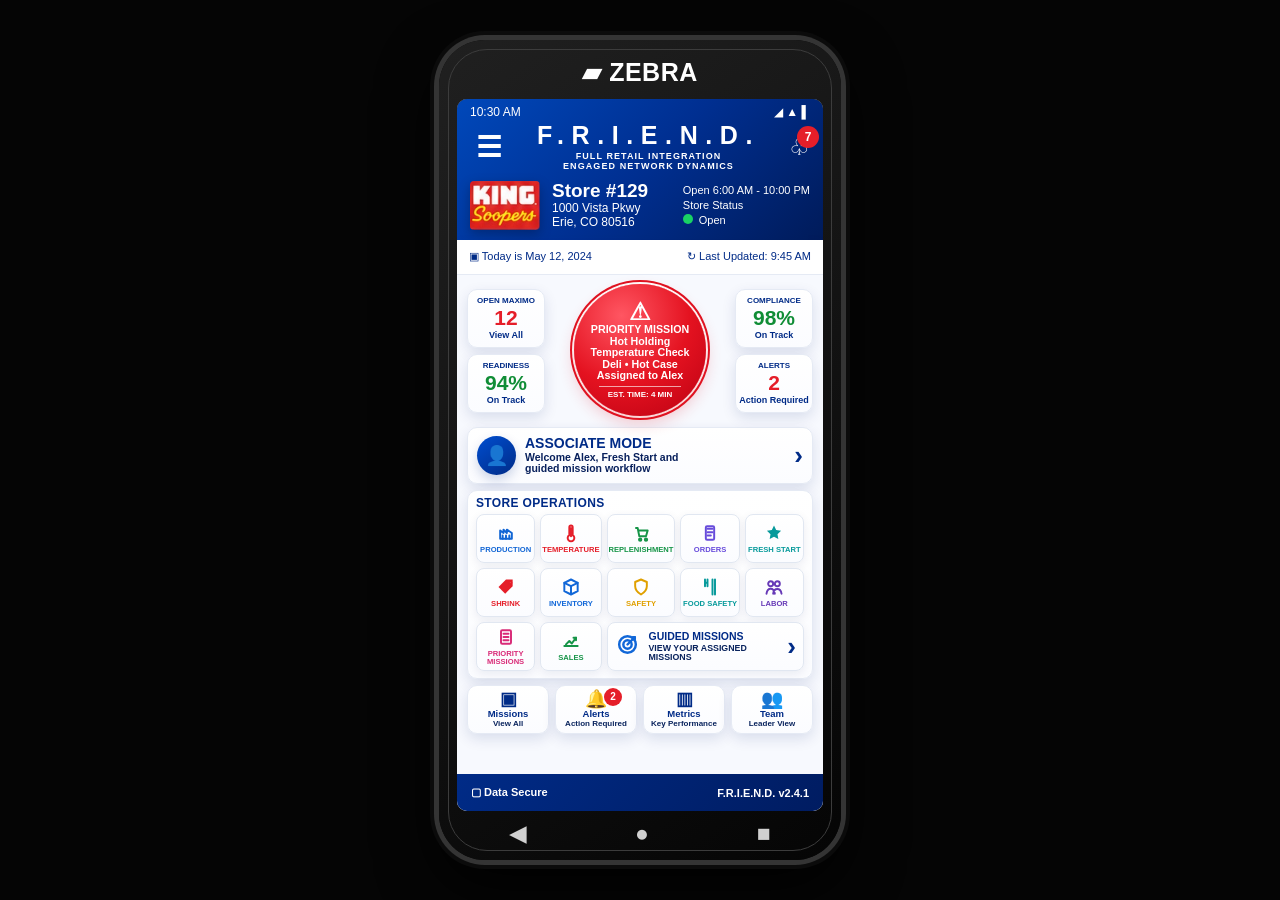
<file: FRIEND_HOME_MAXIMO_CARD_FIXED.html>
<!DOCTYPE html>
<html lang="en"><head><meta charset="UTF-8"><meta name="viewport" content="width=device-width, initial-scale=1.0, maximum-scale=1.0, user-scalable=no"><title>F.R.I.E.N.D. Home Screen Review</title>
<style>
:root{--blue:#002b87;--blue2:#0043b8;--dark:#06194f;--red:#e51e29;--green:#108d36;--line:#e5eaf4;--ink:#06194f;--shadow:0 5px 14px rgba(0,35,110,.12)}
*{box-sizing:border-box}html,body{margin:0;width:100%;height:100%;overflow:hidden;background:#050505;font-family:Arial,Helvetica,sans-serif;color:var(--ink)}body{display:flex;align-items:center;justify-content:center}button{font:inherit;border:0;background:none;cursor:pointer;-webkit-tap-highlight-color:transparent;color:inherit}
.device{width:402px;height:820px;background:linear-gradient(145deg,#202020,#050505);border-radius:46px;padding:59px 18px 49px;position:relative;box-shadow:0 0 0 5px #343434,0 0 0 9px #0b0b0b,0 24px 60px #000;transform-origin:center center}
.device:before{content:"";position:absolute;inset:9px;border-radius:39px;border:1px solid #3c3c3c;pointer-events:none}.brand{position:absolute;top:18px;left:0;right:0;text-align:center;color:white;font-size:25px;font-weight:900;letter-spacing:.5px}
.screen{height:712px;border-radius:10px;overflow:hidden;background:#f7f9fe;position:relative;box-shadow:inset 0 0 0 1px #151515}.app{height:100%;display:flex;flex-direction:column}.top{background:linear-gradient(135deg,#0048ba 0%,#002f91 50%,#001b5a 100%);color:white;padding:9px 13px 13px;flex:0 0 auto}.status{display:flex;justify-content:space-between;align-items:center;font-size:13px;margin-bottom:7px;line-height:1}.bar{display:flex;align-items:center;gap:12px}.hamb{font-size:31px;color:white;line-height:1;font-weight:900}.title{flex:1;text-align:center}.title h1{font-size:27px;line-height:1;letter-spacing:8px;margin:0;font-weight:900}.title small{display:block;margin-top:5px;font-size:9.8px;line-height:1.25;letter-spacing:1.08px;font-weight:900}.bell{position:relative;font-size:25px;line-height:1}.badge{position:absolute;right:-9px;top:-10px;background:var(--red);color:white;width:22px;height:22px;border-radius:50%;font-size:12px;display:grid;place-items:center;font-weight:900}
.store{display:flex;align-items:center;gap:14px;margin-top:13px}.logo{width:76px;height:54px;object-fit:cover;border-radius:4px;box-shadow:0 4px 12px rgba(0,0,0,.25)}.store h2{margin:0 0 4px;font-size:21px;line-height:1;font-weight:900}.store p{margin:1px 0;font-size:13px;line-height:1.14}.open{margin-left:auto;font-size:12px;line-height:1.6;white-space:nowrap}.dot{display:inline-block;width:10px;height:10px;background:#19d264;border-radius:50%;margin-right:6px}.date{height:41px;background:white;color:var(--blue);display:flex;align-items:center;justify-content:space-between;padding:0 13px;border-bottom:1px solid var(--line);font-size:12px;flex:0 0 auto;box-shadow:0 2px 10px rgba(0,35,110,.05)}
.content{flex:1;min-height:0;overflow:hidden;padding:9px 11px 55px;background:#f7f9fe}.card{background:linear-gradient(180deg,#fff,#fbfcff);border:1px solid var(--line);border-radius:10px;box-shadow:var(--shadow)}.hero{display:grid;grid-template-columns:82px 1fr 82px;gap:7px;align-items:center;margin-bottom:8px}.miniStats{display:flex;flex-direction:column;gap:8px}.mini{height:68px;display:flex;flex-direction:column;align-items:center;justify-content:center;text-align:center;padding:6px 3px}.label{font-size:8.8px;line-height:1.05;text-transform:uppercase;font-weight:900;color:var(--blue)}.mini .num{font-size:24px;font-weight:900;line-height:1;margin:4px 0;color:var(--blue)}.mini small{font-size:10px;color:var(--blue);font-weight:700}.green{color:var(--green)!important}.red{color:var(--red)!important}
.priority{width:151px;height:151px;border-radius:50%;margin:5px auto 8px;background:radial-gradient(circle at 36% 24%,#ff5662 0,#e41220 52%,#ba0012 100%);display:flex;flex-direction:column;align-items:center;justify-content:center;text-align:center;color:white;box-shadow:0 9px 22px rgba(229,30,41,.25),0 0 0 3px #fff,0 0 0 5px #df1220}.priority .warn{font-size:29px;line-height:.9;margin-bottom:3px;font-weight:900}.priority .ptext{font-size:12px;line-height:1.13;font-weight:900;max-width:123px}.priority .time{font-size:9px;line-height:1;margin-top:5px;padding-top:5px;border-top:1px solid rgba(255,255,255,.62);width:92px;font-weight:900}
.action{margin-bottom:8px}.action button{width:100%;min-height:64px;display:flex;align-items:center;gap:10px;text-align:left;padding:8px 10px}.roundIcon{width:45px;height:45px;border-radius:50%;display:grid;place-items:center;color:white;background:linear-gradient(145deg,#004ed0,#002b87);font-size:22px;box-shadow:0 5px 12px rgba(0,43,135,.2)}.action h3{margin:0 0 4px;font-size:16px;line-height:1;font-weight:900;color:var(--blue)}.action p{margin:0;font-size:11.4px;line-height:1.18;color:#08205c;font-weight:700}.chev{margin-left:auto;color:var(--blue);font-size:30px;font-weight:900;line-height:1}
.ops{padding:8px 9px 10px;margin-bottom:8px}.opsTitle{font-size:13px;line-height:1;margin:0 0 7px;text-transform:uppercase;font-weight:900;color:var(--blue);letter-spacing:.35px}.opsGrid{display:grid;grid-template-columns:repeat(5,1fr);gap:7px}.opTile{height:62px;border:1px solid #e1e7f1;border-radius:9px;background:linear-gradient(180deg,#fff,#fbfcff);box-shadow:0 3px 10px rgba(0,31,84,.075);display:flex;flex-direction:column;align-items:center;justify-content:center;text-align:center;font-size:8.7px;line-height:1.08;font-weight:900;text-transform:uppercase;color:var(--blue);padding:4px 2px}.opTile svg{width:25px;height:25px;margin-bottom:4px;stroke:currentColor;fill:none;stroke-width:2.35;stroke-linecap:round;stroke-linejoin:round}.opTile .fillIcon{fill:currentColor;stroke:none}.c-production{color:#1266d5}.c-temperature{color:#e51e29}.c-replenishment{color:#159447}.c-ordering{color:#674bdb}.c-freshstart{color:#079a9b}.c-shrink{color:#e51e29}.c-inventory{color:#1167d8}.c-safety{color:#e0a000}.c-food{color:#079a9b}.c-labor{color:#673ab7}.c-tasks{color:#d92b78}.c-sales{color:#159447}.guided{grid-column:span 3;display:grid;grid-template-columns:42px 1fr 22px;align-items:center;text-align:left;padding:6px 9px;color:#1167d8}.guided svg{width:31px;height:31px;margin:0}.guided b{font-size:12px;color:var(--blue);line-height:1;display:block}.guided small{font-size:10px;color:#09235d;font-weight:700;line-height:1.1;display:block;margin-top:2px}
.homeNav{display:grid;grid-template-columns:repeat(4,1fr);gap:8px}.tile{height:58px;padding:6px 3px;text-align:center;color:var(--blue);font-size:11px;line-height:1.1;font-weight:900}.tile .tileIcon{font-size:21px;line-height:1;margin-bottom:2px}.tile small{display:block;font-size:9.2px;font-weight:700;color:#09235d;line-height:1.05;margin-top:1px}.tile .badge2{position:absolute;background:var(--red);color:white;border-radius:50%;font-size:11px;width:20px;height:20px;display:grid;place-items:center;top:4px;right:19px}.tile{position:relative}
.footer{position:absolute;left:0;right:0;bottom:0;height:42px;background:linear-gradient(135deg,#002b87,#001c61);color:white;display:flex;align-items:center;justify-content:space-between;padding:0 16px;font-size:12px;font-weight:700}.phoneBtns{position:absolute;bottom:13px;left:70px;right:70px;display:flex;justify-content:space-between;color:#d0d0d0;font-size:23px}
.detail{padding:18px}.detail h2{color:var(--blue);font-size:20px;margin:0 0 10px}.bigBtn{width:100%;height:48px;border-radius:10px;background:#108d36;color:#fff;font-weight:900;margin-top:12px}.back{color:white;font-size:26px;font-weight:900}
@media(max-width:900px){.device{transform:scale(min(calc((100vw - 8px)/402), calc((100vh - 8px)/820), 1));}}
</style>
<style id="home-100-fit-final">
.device{width:402px!important;height:820px!important;padding:59px 18px 49px!important}
.screen{height:712px!important}
.top{padding:7px 13px 10px!important}
.status{font-size:12px!important;margin-bottom:5px!important}
.title h1{font-size:25px!important;letter-spacing:7.6px!important}
.title small{font-size:9px!important;margin-top:3px!important;line-height:1.16!important}
.hamb{font-size:29px!important}.bell{font-size:23px!important}
.store{margin-top:9px!important;gap:12px!important}
.logo{width:70px!important;height:49px!important}
.store h2{font-size:19px!important;margin-bottom:2px!important}
.store p{font-size:12px!important;line-height:1.05!important}
.open{font-size:11px!important;line-height:1.38!important}
.date{height:35px!important;font-size:11px!important;padding:0 12px!important}
.content{padding:6px 10px 43px!important;overflow:hidden!important}
.hero{grid-template-columns:78px 1fr 78px!important;gap:6px!important;margin-bottom:6px!important}
.miniStats{gap:6px!important}.mini{height:59px!important;padding:4px 2px!important}
.label{font-size:8px!important}.mini .num{font-size:21px!important;margin:2px 0!important}.mini small{font-size:9px!important}
.priority{width:132px!important;height:132px!important;margin:3px auto 5px!important;box-shadow:0 7px 16px rgba(229,30,41,.24),0 0 0 2px #fff,0 0 0 4px #df1220!important}
.priority .warn{font-size:24px!important;margin-bottom:2px!important}
.priority .ptext{font-size:10.7px!important;line-height:1.08!important;max-width:112px!important}
.priority .time{font-size:8px!important;margin-top:4px!important;padding-top:4px!important;width:82px!important}
.action{margin-bottom:6px!important}.action button{min-height:55px!important;padding:6px 9px!important;gap:9px!important}
.roundIcon{width:39px!important;height:39px!important;font-size:19px!important}
.action h3{font-size:14px!important;margin-bottom:2px!important}.action p{font-size:10.5px!important;line-height:1.12!important}
.chev{font-size:26px!important}.ops{padding:6px 8px 7px!important;margin-bottom:6px!important}
.opsTitle{font-size:12px!important;margin:0 0 5px!important}.opsGrid{gap:5px!important}
.opTile{height:49px!important;border-radius:8px!important;font-size:7.6px!important;padding:2px 1px!important}
.opTile svg{width:20px!important;height:20px!important;margin-bottom:3px!important}
.guided{height:49px!important;grid-template-columns:34px 1fr 18px!important;padding:4px 7px!important}
.guided svg{width:25px!important;height:25px!important}.guided b{font-size:10.5px!important}
.guided small{font-size:8.8px!important;line-height:1.03!important}
.homeNav{gap:6px!important}.tile{height:49px!important;padding:4px 2px!important;font-size:9.5px!important}
.tile .tileIcon{font-size:18px!important;margin-bottom:1px!important}.tile small{font-size:8px!important}
.tile .badge2{width:18px!important;height:18px!important;font-size:10px!important;right:14px!important;top:2px!important}
.footer{height:37px!important;font-size:11px!important;padding:0 14px!important}
@media(max-width:900px){.device{transform:scale(min(calc((100vw - 8px)/402), calc((100vh - 8px)/820), 1))!important;}}
</style>


<style id="associate-workflow-style">
.stepWrap{padding:10px 10px 43px!important;background:#f7f9fe;overflow:hidden!important}
.screenTitle{color:#002b87;font-weight:900;font-size:18px;line-height:1.05;margin:0 0 8px;text-transform:uppercase}
.subtle{font-size:11px;line-height:1.25;color:#09235d;font-weight:700}
.assocHero{display:grid;grid-template-columns:54px 1fr;gap:10px;align-items:center;margin-bottom:7px}
.avatar{width:54px;height:54px;border-radius:50%;display:grid;place-items:center;color:#fff;background:linear-gradient(145deg,#004ed0,#002b87);font-size:24px;font-weight:900;box-shadow:0 5px 12px rgba(0,43,135,.2)}
.panel{background:linear-gradient(180deg,#fff,#fbfcff);border:1px solid #e5eaf4;border-radius:10px;box-shadow:0 5px 14px rgba(0,35,110,.12);padding:10px;margin-bottom:7px}
.cta{width:100%;height:45px;border-radius:10px;background:linear-gradient(145deg,#18b85a,#0a8f3b);color:white;font-weight:900;font-size:13px;box-shadow:0 5px 13px rgba(16,141,54,.23);margin-top:7px}
.ctaBlue{background:linear-gradient(145deg,#004ed0,#002b87);box-shadow:0 5px 13px rgba(0,43,135,.23)}
.ctaLight{background:#fff;color:#002b87;border:1px solid #cfd9ee;box-shadow:0 3px 10px rgba(0,35,110,.08)}
.missionCard{display:grid;grid-template-columns:38px 1fr 54px;gap:9px;align-items:center}
.badgeP{border-radius:999px;padding:4px 7px;background:#ffe4e7;color:#c60013;font-size:9px;font-weight:900;text-align:center}
.smallGrid{display:grid;grid-template-columns:1fr 1fr;gap:7px}
.infoBox{background:#f7f9fe;border:1px solid #e5eaf4;border-radius:9px;padding:8px;text-align:center}
.infoBox b{display:block;color:#002b87;font-size:20px;line-height:1}
.infoBox span{display:block;color:#09235d;font-size:9px;font-weight:900;text-transform:uppercase;margin-top:2px}
.optionRow{display:grid;grid-template-columns:32px 1fr 20px;gap:9px;align-items:center;border:1px solid #e5eaf4;background:#fff;border-radius:10px;padding:8px;margin-bottom:6px;box-shadow:0 3px 10px rgba(0,35,110,.06)}
.optionRow .oicon{width:32px;height:32px;border-radius:9px;display:grid;place-items:center;color:#fff;font-size:16px;font-weight:900;background:linear-gradient(145deg,#004ed0,#002b87)}
.optionRow.orange .oicon{background:linear-gradient(145deg,#ff9a1f,#e16700)}
.optionRow.purple .oicon{background:linear-gradient(145deg,#674bdb,#3f279b)}
.optionRow h4{margin:0 0 2px;color:#002b87;font-size:12px;line-height:1;text-transform:uppercase}
.optionRow p{margin:0;font-size:9.5px;line-height:1.13;color:#09235d;font-weight:700}
.radioDot{width:17px;height:17px;border-radius:50%;border:2px solid #b8c4dd}
.radioDot.on{border-color:#108d36;box-shadow:inset 0 0 0 4px white;background:#108d36}
.checkList{display:grid;gap:6px}
.checkItem{display:flex;align-items:center;gap:8px;font-size:11px;font-weight:800;color:#09235d}
.checkItem i{width:18px;height:18px;border-radius:50%;display:grid;place-items:center;background:#108d36;color:#fff;font-style:normal;font-size:12px}
.bigCheck{font-size:52px;line-height:1;text-align:center;color:#108d36;margin:4px 0}
.tempRead{font-size:46px!important;color:#108d36!important}
.statusPill{display:inline-block;border-radius:999px;background:#e9f8ef;color:#108d36;padding:5px 9px;font-weight:900;font-size:11px;margin-top:3px}
.progressTop{height:7px;background:#e6eaf4;border-radius:99px;overflow:hidden;margin:7px 0 0}
.progressTop div{height:100%;background:linear-gradient(90deg,#002b87,#0f62ff)}
.kpi3{display:grid;grid-template-columns:repeat(3,1fr);gap:6px}
.kpi3 .infoBox b{font-size:18px}
</style>


<style id="all-buttons-polish-style">
.moduleHero{display:grid;grid-template-columns:46px 1fr 54px;gap:9px;align-items:center}
.moduleIcon{width:46px;height:46px;border-radius:13px;display:grid;place-items:center;color:#fff;font-size:21px;font-weight:900;box-shadow:0 5px 12px rgba(0,43,135,.18)}
.mBlue{background:linear-gradient(145deg,#004ed0,#002b87)}.mRed{background:linear-gradient(145deg,#ff3040,#c60013)}.mGreen{background:linear-gradient(145deg,#16aa4d,#087b31)}.mOrange{background:linear-gradient(145deg,#ff9a1f,#e16700)}.mPurple{background:linear-gradient(145deg,#674bdb,#3f279b)}.mTeal{background:linear-gradient(145deg,#10a9a0,#047a76)}.mGold{background:linear-gradient(145deg,#ffb11c,#f47b00)}
.moduleHero h3{margin:0 0 3px;color:#002b87;font-size:14px;line-height:1;text-transform:uppercase}
.moduleHero p{margin:0;color:#09235d;font-size:10.3px;line-height:1.16;font-weight:700}
.scoreBadge{border-radius:999px;padding:5px 7px;text-align:center;font-size:10px;font-weight:900;background:#eef4ff;color:#002b87}
.alertBadge{background:#ffe5e7;color:#c60013}.goodBadge{background:#e9f8ef;color:#108d36}.warnBadge{background:#fff3d9;color:#a56600}
.barRow{display:grid;grid-template-columns:70px 1fr 42px;gap:7px;align-items:center;margin:7px 0;font-size:10.5px;font-weight:900;color:#09235d}
.track2{height:6px;border-radius:99px;background:#e6eaf4;overflow:hidden}.track2 div{height:100%;border-radius:99px;background:linear-gradient(90deg,#004ed0,#002b87)}
.actionList{display:grid;gap:6px}.actionItem{display:grid;grid-template-columns:22px 1fr auto;gap:7px;align-items:center;border-top:1px solid #e9edf6;padding-top:7px;font-size:10.5px;font-weight:800;color:#09235d}.actionItem:first-child{border-top:0;padding-top:0}.dotIcon{width:22px;height:22px;border-radius:50%;display:grid;place-items:center;background:#002b87;color:white;font-size:11px;font-weight:900}
</style>


<style id="production-update-style">
.prodLegend{display:grid;grid-template-columns:repeat(3,1fr);gap:5px;margin-top:7px}
.prodLegend span{font-size:8.5px;font-weight:900;text-align:center;border-radius:999px;padding:4px 3px}
.prodLegend .r{background:#ffe5e7;color:#c60013}.prodLegend .y{background:#fff1d9;color:#9b6200}.prodLegend .g{background:#e9f8ef;color:#108d36}
.prodBars{padding:9px}
.prodBarRow{display:grid;grid-template-columns:78px 1fr 34px;gap:7px;align-items:center;margin:8px 0;font-size:10px;font-weight:900;color:#09235d}
.prodMeter{position:relative;height:12px;border-radius:99px;overflow:hidden;background:linear-gradient(90deg,#e51e29 0%,#f5c342 50%,#108d36 100%);box-shadow:inset 0 0 0 1px rgba(0,0,0,.08)}
.prodMeter:before{content:"";position:absolute;inset:0;background:repeating-linear-gradient(90deg,transparent 0,transparent calc(25% - 1px),rgba(255,255,255,.85) calc(25% - 1px),rgba(255,255,255,.85) 25%)}
.prodMarker{position:absolute;top:1px;bottom:1px;width:4px;border-radius:99px;background:#001b5a;box-shadow:0 0 0 2px white;transform:translateX(-2px)}
.prodTicks{display:grid;grid-template-columns:repeat(5,1fr);font-size:7.5px;color:#536079;font-weight:900;margin-top:2px;text-align:center}
.prodActions .actionItem:nth-child(1) .dotIcon{background:#e51e29}
.prodActions .actionItem:nth-child(2) .dotIcon{background:#f47b00}
.prodActions .actionItem:nth-child(3) .dotIcon{background:#108d36}
.prodActions .actionItem:nth-child(1) span{background:#ffe5e7;color:#c60013}
.prodActions .actionItem:nth-child(2) span{background:#fff1d9;color:#9b6200}
.prodActions .actionItem:nth-child(3) span{background:#e9f8ef;color:#108d36}
</style>


<style id="production-visible-fix">
/* Production screen visibility fix */
.prodCompact{padding:6px 9px 43px!important;overflow:hidden!important}
.prodCompact .panel{margin-bottom:6px!important;padding:8px!important}
.prodCompact .moduleHero{grid-template-columns:38px 1fr 46px!important;gap:7px!important}
.prodCompact .moduleIcon{width:38px!important;height:38px!important;font-size:18px!important;border-radius:10px!important}
.prodCompact .moduleHero h3{font-size:12.5px!important;margin-bottom:2px!important}
.prodCompact .moduleHero p{font-size:9.2px!important;line-height:1.08!important}
.prodCompact .scoreBadge{font-size:8.5px!important;padding:4px 5px!important}
.prodCompact .smallGrid{gap:6px!important}
.prodCompact .infoBox{padding:6px!important}
.prodCompact .infoBox b{font-size:17px!important}
.prodCompact .infoBox span{font-size:7.8px!important}
.prodCompact .screenTitle{font-size:12px!important;margin-bottom:4px!important}
.prodLegend{display:grid!important;grid-template-columns:repeat(3,1fr)!important;gap:4px!important;margin:4px 0!important}
.prodLegend span{font-size:7.2px!important;padding:3px 2px!important}
.prodBarRow{grid-template-columns:69px 1fr 30px!important;gap:5px!important;margin:5px 0!important;font-size:8.7px!important}
.prodMeter{height:9px!important}
.prodMarker{width:3px!important}
.prodTicks{font-size:6.2px!important;margin-top:1px!important}
.prodActions .actionItem{font-size:8.8px!important;gap:5px!important;padding-top:5px!important}
.prodActions .dotIcon{width:18px!important;height:18px!important;font-size:9px!important}
.prodActions .scoreBadge{font-size:7.5px!important;padding:3px 4px!important}
.prodCompact .cta{height:36px!important;font-size:11px!important;margin-top:6px!important}
</style>


<style id="production-final-tune">
.prodMarker{background:#8B0000!important;box-shadow:0 0 0 2px white!important}
.engagedText{grid-column:1 / -1;font-size:8.8px;line-height:1.12;color:#536079;font-weight:800;margin:-2px 0 1px 69px}
.prodCompact .prodBarRow{margin:4px 0 2px!important}
</style>


<style id="production-lock-inventory-start">
.prodMarker{
  width:8px!important;
  background:#8B0000!important;
  box-shadow:0 0 0 2px #fff,0 0 8px rgba(139,0,0,.45)!important;
  border-radius:8px!important;
  transform:translateX(-4px)!important;
}
.prodActions .actionItem:nth-child(1) .dotIcon{background:#8B0000!important}
.prodActions .actionItem:nth-child(2) .dotIcon{background:#f47b00!important}
.prodActions .actionItem:nth-child(3) .dotIcon{background:#108d36!important}
.prodActions .actionItem:nth-child(1) span{background:#ffe5e7!important;color:#8B0000!important}
.prodActions .actionItem:nth-child(2) span{background:#fff1d9!important;color:#9b6200!important}
.prodActions .actionItem:nth-child(3) span{background:#e9f8ef!important;color:#108d36!important}
.inventoryGrid{display:grid;grid-template-columns:1fr 1fr;gap:6px}
.invRow{display:grid;grid-template-columns:72px 1fr 36px;gap:6px;align-items:center;margin:7px 0;font-size:9.5px;font-weight:900;color:#09235d}
.invTrack{height:9px;border-radius:99px;background:#e6eaf4;overflow:hidden}
.invTrack div{height:100%;border-radius:99px;background:linear-gradient(90deg,#004ed0,#108d36)}
.invActions .actionItem:nth-child(1) .dotIcon{background:#004ed0}
.invActions .actionItem:nth-child(2) .dotIcon{background:#f47b00}
.invActions .actionItem:nth-child(3) .dotIcon{background:#108d36}
</style>


<style id="inventory-v2-style">
.invMetricGrid{display:grid;grid-template-columns:repeat(4,1fr);gap:5px}
.invMetric{background:#fff;border:1px solid #e5eaf4;border-radius:9px;box-shadow:0 3px 9px rgba(0,35,110,.08);padding:6px 2px;text-align:center}
.invMetric b{display:block;color:#002b87;font-size:15px;line-height:1}
.invMetric span{display:block;color:#09235d;font-size:6.9px;font-weight:900;text-transform:uppercase;margin-top:2px}
.invMetric small{display:block;font-size:7.2px;font-weight:900;margin-top:1px}
.invDeptPanel{padding:7px!important}
.invDeptRow{display:grid;grid-template-columns:72px 1fr 31px;gap:5px;align-items:center;margin:4px 0 1px;font-size:8.5px;font-weight:900;color:#09235d}
.invAccTrack{height:8px;border-radius:99px;background:linear-gradient(90deg,#e51e29 0%,#f5c342 50%,#108d36 100%);position:relative;overflow:hidden}
.invAccTrack:before{content:"";position:absolute;inset:0;background:repeating-linear-gradient(90deg,transparent 0,transparent calc(25% - 1px),rgba(255,255,255,.75) calc(25% - 1px),rgba(255,255,255,.75) 25%)}
.invAccMark{position:absolute;top:0;bottom:0;width:5px;border-radius:99px;background:#8B0000;box-shadow:0 0 0 1.5px #fff;transform:translateX(-2.5px)}
.invCounts{grid-column:1 / -1;font-size:7.4px;color:#536079;font-weight:800;margin:0 0 2px 72px;line-height:1.05}
.invTicks{display:grid;grid-template-columns:repeat(5,1fr);font-size:5.9px;color:#536079;font-weight:900;margin-top:1px;text-align:center}
.invActions .actionItem:nth-child(1) .dotIcon{background:#e51e29!important}
.invActions .actionItem:nth-child(2) .dotIcon{background:#f47b00!important}
.invActions .actionItem:nth-child(3) .dotIcon{background:#108d36!important}
.invActions .actionItem{font-size:8.6px!important}
</style>


<style id="inventory-priority-final">
.invMetric.oosMetric{border-color:#ffd2d6;background:linear-gradient(180deg,#fff5f6,#fff)}
.invMetric.oosMetric b,.invMetric.oosMetric span,.invMetric.oosMetric small{color:#c60013!important}
.inventoryPriority .screenTitle{color:#002b87}
.inventoryPriority .actionItem:nth-child(1) .dotIcon{background:#c60013!important}
.inventoryPriority .actionItem:nth-child(1) span{background:#ffe5e7!important;color:#c60013!important}
.inventoryPriority .actionItem:nth-child(2) .dotIcon{background:#f47b00!important}
.inventoryPriority .actionItem:nth-child(2) span{background:#fff1d9!important;color:#9b6200!important}
.inventoryPriority .actionItem:nth-child(3) .dotIcon{background:#108d36!important}
.inventoryPriority .actionItem:nth-child(3) span{background:#e9f8ef!important;color:#108d36!important}
</style>


<style id="shrink-review-style">
.shrinkMetricGrid{display:grid;grid-template-columns:repeat(4,1fr);gap:5px}
.shrinkMetric{background:#fff;border:1px solid #e5eaf4;border-radius:9px;box-shadow:0 3px 9px rgba(0,35,110,.08);padding:6px 2px;text-align:center}
.shrinkMetric b{display:block;color:#002b87;font-size:14px;line-height:1}
.shrinkMetric span{display:block;color:#09235d;font-size:6.8px;font-weight:900;text-transform:uppercase;margin-top:2px}
.shrinkMetric small{display:block;font-size:7.1px;font-weight:900;margin-top:1px}
.shrinkMetric.risk{border-color:#ffe2aa;background:linear-gradient(180deg,#fff8ea,#fff)}
.shrinkMetric.risk b,.shrinkMetric.risk small{color:#9b6200!important}
.shrinkMetric.redRisk{border-color:#ffd2d6;background:linear-gradient(180deg,#fff5f6,#fff)}
.shrinkDeptPanel{padding:7px!important}
.shrinkDeptRow{display:grid;grid-template-columns:72px 1fr 32px;gap:5px;align-items:center;margin:4px 0 1px;font-size:8.5px;font-weight:900;color:#09235d}
.shrinkTrack{height:8px;border-radius:99px;background:linear-gradient(90deg,#108d36 0%,#f5c342 50%,#e51e29 100%);position:relative;overflow:hidden}
.shrinkTrack:before{content:"";position:absolute;inset:0;background:repeating-linear-gradient(90deg,transparent 0,transparent calc(25% - 1px),rgba(255,255,255,.75) calc(25% - 1px),rgba(255,255,255,.75) 25%)}
.shrinkMark{position:absolute;top:0;bottom:0;width:6px;border-radius:99px;background:#8B0000;box-shadow:0 0 0 1.5px #fff,0 0 6px rgba(139,0,0,.4);transform:translateX(-3px)}
.shrinkTicks{display:grid;grid-template-columns:repeat(5,1fr);font-size:5.9px;color:#536079;font-weight:900;margin-top:1px;text-align:center}
.shrinkNote{grid-column:1 / -1;font-size:7.3px;color:#536079;font-weight:800;margin:0 0 2px 72px;line-height:1.05}
.shrinkPriority .actionItem{font-size:8.4px!important}
.shrinkPriority .actionItem:nth-child(1) .dotIcon{background:#c60013!important}
.shrinkPriority .actionItem:nth-child(1) span{background:#ffe5e7!important;color:#c60013!important}
.shrinkPriority .actionItem:nth-child(2) .dotIcon{background:#f47b00!important}
.shrinkPriority .actionItem:nth-child(2) span{background:#fff1d9!important;color:#9b6200!important}
.shrinkPriority .actionItem:nth-child(3) .dotIcon{background:#108d36!important}
.shrinkPriority .actionItem:nth-child(3) span{background:#e9f8ef!important;color:#108d36!important}
</style>


<style id="shrink-final-corrections-v3">
.shrinkMetricGrid{display:grid!important;grid-template-columns:repeat(4,1fr)!important;gap:5px!important}
.shrinkMetric{
  background:#fff!important;
  border:1px solid #e5eaf4!important;
  border-radius:9px!important;
  box-shadow:0 3px 9px rgba(0,35,110,.08)!important;
  padding:6px 2px!important;
  text-align:center!important;
}
.shrinkMetric .tileTitle{
  display:block!important;
  color:#000!important;
  font-size:6.8px!important;
  line-height:1.05!important;
  font-weight:900!important;
  text-transform:uppercase!important;
  margin:0 0 2px!important;
}
.shrinkMetric .tileValue{
  display:block!important;
  font-size:14px!important;
  line-height:1!important;
  font-weight:900!important;
  margin:0!important;
}
.shrinkMetric .tileTrend{
  display:block!important;
  font-size:7.1px!important;
  line-height:1.05!important;
  font-weight:900!important;
  margin:2px 0 0!important;
}
.darkYellow{color:#A66A00!important}
.redValue{color:#C60013!important}
.greenValue{color:#108d36!important}
.shrinkPriority .actionItem:nth-child(2) .dotIcon{background:#f47b00!important}
.shrinkPriority .actionItem:nth-child(2) span{background:#fff1d9!important;color:#9b6200!important}
</style>


<style id="shrink-lock-final-pass">
.shrinkTrack{
  background:linear-gradient(90deg,#e51e29 0%,#f5c342 50%,#108d36 100%)!important;
}
.shrinkMetricGrid{display:grid!important;grid-template-columns:repeat(4,1fr)!important;gap:5px!important}
.shrinkMetric{
  background:#fff!important;
  border:1px solid #e5eaf4!important;
  border-radius:9px!important;
  box-shadow:0 3px 9px rgba(0,35,110,.08)!important;
  padding:6px 2px!important;
  text-align:center!important;
}
.shrinkMetric .tileTitle{
  display:block!important;
  color:#000!important;
  font-size:6.8px!important;
  line-height:1.05!important;
  font-weight:900!important;
  text-transform:uppercase!important;
  margin:0 0 2px!important;
}
.shrinkMetric .tileValue{
  display:block!important;
  font-size:14px!important;
  line-height:1!important;
  font-weight:900!important;
  margin:0!important;
}
.shrinkMetric .tileTrend{
  display:block!important;
  font-size:7.1px!important;
  line-height:1.05!important;
  font-weight:900!important;
  margin:2px 0 0!important;
}
.darkYellow{color:#A66A00!important}
.redValue{color:#C60013!important}
.greenValue{color:#108d36!important}
.shrinkPriority .actionItem:nth-child(2) .dotIcon{background:#f47b00!important}
.shrinkPriority .actionItem:nth-child(2) span{background:#fff1d9!important;color:#9b6200!important}
</style>


<style id="shrink-locked-flip-back">
.shrinkTrack{
  background:linear-gradient(90deg,#108d36 0%,#f5c342 50%,#e51e29 100%)!important;
}
</style>


<style id="replenishment-review-style">
.repMetricGrid{display:grid;grid-template-columns:repeat(4,1fr);gap:5px}
.repMetric{background:#fff;border:1px solid #e5eaf4;border-radius:9px;box-shadow:0 3px 9px rgba(0,35,110,.08);padding:6px 2px;text-align:center}
.repMetric span{display:block;color:#000;font-size:6.8px;font-weight:900;text-transform:uppercase;line-height:1.05;margin-bottom:2px}
.repMetric b{display:block;font-size:14px;line-height:1;font-weight:900}
.repMetric small{display:block;font-size:7.1px;font-weight:900;margin-top:2px}
.repGreen{color:#108d36!important}.repBlue{color:#002b87!important}.repYellow{color:#9b6200!important}
.repDeptPanel{padding:7px!important}
.repRow{display:grid;grid-template-columns:86px 1fr 28px;gap:5px;align-items:center;margin:4px 0 1px;font-size:8.3px;font-weight:900;color:#09235d}
.repTrack{height:8px;border-radius:99px;background:#e6eaf4;overflow:hidden}
.repTrack div{height:100%;border-radius:99px;background:linear-gradient(90deg,#004ed0,#108d36)}
.repAssign{grid-column:1 / -1;font-size:7.25px;color:#536079;font-weight:800;margin:0 0 2px 86px;line-height:1.05}
.repPriority .actionItem{font-size:8.2px!important}
.repPriority .actionItem:nth-child(1) .dotIcon{background:#108d36!important}
.repPriority .actionItem:nth-child(1) span{background:#e9f8ef!important;color:#108d36!important}
.repPriority .actionItem:nth-child(2) .dotIcon{background:#108d36!important}
.repPriority .actionItem:nth-child(2) span{background:#e9f8ef!important;color:#108d36!important}
.repPriority .actionItem:nth-child(3) .dotIcon{background:#f47b00!important}
.repPriority .actionItem:nth-child(3) span{background:#fff1d9!important;color:#9b6200!important}
.fifoBox{background:#f7f9fe;border:1px solid #e5eaf4;border-radius:9px;padding:7px;margin-top:6px;font-size:8.5px;font-weight:800;color:#09235d;line-height:1.2}
</style>


<style id="replenishment-lock-spacing-final">
.repPriority .actionItem{
  padding-top:4px!important;
  padding-bottom:2px!important;
  font-size:8px!important;
  gap:5px!important;
}
.repPriority .dotIcon{
  width:18px!important;
  height:18px!important;
  font-size:9px!important;
}
.repPriority .scoreBadge{
  font-size:7.2px!important;
  padding:3px 4px!important;
}
.repPriority .screenTitle{
  margin-bottom:4px!important;
}
.repPriority .fifoBox{
  padding:5px!important;
  margin-top:4px!important;
  font-size:7.8px!important;
  line-height:1.08!important;
}
.repPriority .cta{
  height:34px!important;
  font-size:10.5px!important;
  margin-top:5px!important;
}
</style>


<style id="replenishment-final-banner-button-fix">
/* Replenishment final adjustment: preserve approved layout, shrink banner 12%, remove guided mission button */
#app .repMetricGrid + .panel { margin-bottom:5px!important; }
.repPriority .cta{display:none!important}
.content:has(.repMetricGrid) .moduleHero{
  grid-template-columns:34px 1fr 42px!important;
  gap:6px!important;
  padding:7px!important;
  margin-bottom:5px!important;
}
.content:has(.repMetricGrid) .moduleHero .moduleIcon{
  width:34px!important;
  height:34px!important;
  font-size:16px!important;
  border-radius:9px!important;
}
.content:has(.repMetricGrid) .moduleHero h3{
  font-size:11.5px!important;
  margin-bottom:1px!important;
}
.content:has(.repMetricGrid) .moduleHero p{
  font-size:8.7px!important;
  line-height:1.05!important;
}
.content:has(.repMetricGrid) .moduleHero .scoreBadge{
  font-size:7.3px!important;
  padding:3px 4px!important;
}
</style>


<style id="rep-bottom-4pct">
.repPriority{
  padding:5px !important;
}
.repPriority .actionList{
  gap:2px !important;
}
.repPriority .actionItem{
  padding-top:2px !important;
  padding-bottom:1px !important;
}
.repPriority .fifoBox{
  padding:3px !important;
  margin-top:2px !important;
  margin-bottom:0 !important;
  line-height:1.0 !important;
}
</style>


<style id="rep-remove-flow-lock">
.repPriority > .fifoBox{
  display:none!important;
}
</style>


<style id="food-safety-review-style">
.foodMetricGrid{display:grid;grid-template-columns:repeat(4,1fr);gap:5px}
.foodMetric{background:#fff;border:1px solid #e5eaf4;border-radius:9px;box-shadow:0 3px 9px rgba(0,35,110,.08);padding:6px 2px;text-align:center}
.foodMetric span{display:block;color:#000;font-size:6.8px;font-weight:900;text-transform:uppercase;line-height:1.05;margin-bottom:2px}
.foodMetric b{display:block;font-size:14px;line-height:1;font-weight:900}
.foodMetric small{display:block;font-size:7.1px;font-weight:900;margin-top:2px}
.foodGreen{color:#108d36!important}.foodYellow{color:#9b6200!important}.foodRed{color:#c60013!important}
.foodDeptPanel{padding:7px!important}
.foodDeptRow{display:grid;grid-template-columns:82px 1fr 40px;gap:5px;align-items:center;border-bottom:1px solid #e9edf6;padding:4px 0;font-size:8.6px;font-weight:900;color:#09235d}
.foodDeptRow:last-child{border-bottom:0}
.foodTrend{font-size:7.3px;font-weight:900;color:#536079;line-height:1.05}
.foodScore{text-align:right;font-size:11px;font-weight:900}
.foodPriority .actionItem{font-size:8.2px!important;line-height:1.07!important}
.foodPriority .actionItem:nth-child(1) .dotIcon{background:#c60013!important}
.foodPriority .actionItem:nth-child(1) span{background:#ffe5e7!important;color:#c60013!important}
.foodPriority .actionItem:nth-child(2) .dotIcon{background:#f47b00!important}
.foodPriority .actionItem:nth-child(2) span{background:#fff1d9!important;color:#9b6200!important}
.foodPriority .actionItem:nth-child(3) .dotIcon{background:#f47b00!important}
.foodPriority .actionItem:nth-child(3) span{background:#fff1d9!important;color:#9b6200!important}
.foodCompact{padding:6px 9px 43px!important;overflow:hidden!important}
.foodCompact .panel{margin-bottom:6px!important;padding:8px!important}
.foodCompact .moduleHero{grid-template-columns:38px 1fr 46px!important;gap:7px!important}
.foodCompact .moduleIcon{width:38px!important;height:38px!important;font-size:18px!important;border-radius:10px!important}
.foodCompact .moduleHero h3{font-size:12.5px!important;margin-bottom:2px!important}
.foodCompact .moduleHero p{font-size:9.1px!important;line-height:1.07!important}
.foodCompact .scoreBadge{font-size:8px!important;padding:4px 5px!important}
</style>


<style id="ordering-review-style">
.orderMetricGrid{display:grid;grid-template-columns:repeat(4,1fr);gap:5px}
.orderMetric{background:#fff;border:1px solid #e5eaf4;border-radius:9px;box-shadow:0 3px 9px rgba(0,35,110,.08);padding:6px 2px;text-align:center}
.orderMetric span{display:block;color:#000;font-size:6.8px;font-weight:900;text-transform:uppercase;line-height:1.05;margin-bottom:2px}
.orderMetric b{display:block;font-size:14px;line-height:1;font-weight:900}
.orderMetric small{display:block;font-size:7.1px;font-weight:900;margin-top:2px}
.orderGreen{color:#108d36!important}.orderBlue{color:#002b87!important}.orderRed{color:#c60013!important}.orderYellow{color:#9b6200!important}
.orderDeptPanel{padding:7px!important}
.orderRow{display:grid;grid-template-columns:75px 1fr 74px;gap:5px;align-items:center;border-bottom:1px solid #e9edf6;padding:4px 0;font-size:8.5px;font-weight:900;color:#09235d}
.orderRow:last-child{border-bottom:0}
.orderLeader{font-size:7.3px;color:#536079;font-weight:800;line-height:1.05}
.assistBtn{height:22px;border-radius:999px;background:#108d36;color:white;font-size:6.8px;font-weight:900;padding:0 5px;box-shadow:0 2px 6px rgba(16,141,54,.2)}
.assistBtn.closed{background:#dce3ef;color:#6a7488;box-shadow:none}
.orderPriority .actionItem{font-size:8.2px!important;line-height:1.07!important}
.orderPriority .actionItem:nth-child(1) .dotIcon{background:#108d36!important}
.orderPriority .actionItem:nth-child(1) span{background:#e9f8ef!important;color:#108d36!important}
.orderPriority .actionItem:nth-child(2) .dotIcon{background:#f47b00!important}
.orderPriority .actionItem:nth-child(2) span{background:#fff1d9!important;color:#9b6200!important}
.orderPriority .actionItem:nth-child(3) .dotIcon{background:#c60013!important}
.orderPriority .actionItem:nth-child(3) span{background:#ffe5e7!important;color:#c60013!important}
.orderCompact{padding:6px 9px 43px!important;overflow:hidden!important}
.orderCompact .panel{margin-bottom:6px!important;padding:8px!important}
.orderCompact .moduleHero{grid-template-columns:38px 1fr 46px!important;gap:7px!important}
.orderCompact .moduleIcon{width:38px!important;height:38px!important;font-size:18px!important;border-radius:10px!important}
.orderCompact .moduleHero h3{font-size:12.5px!important;margin-bottom:2px!important}
.orderCompact .moduleHero p{font-size:9.1px!important;line-height:1.07!important}
.orderCompact .scoreBadge{font-size:8px!important;padding:4px 5px!important}
</style>


<style id="ordering-remove-assignments-space-final">
.orderCompact{
  padding:7px 9px 43px!important;
  overflow:hidden!important;
}
.orderCompact .panel{
  margin-bottom:8px!important;
  padding:9px!important;
}
.orderCompact .moduleHero{
  grid-template-columns:40px 1fr 48px!important;
  gap:8px!important;
}
.orderCompact .moduleIcon{
  width:40px!important;
  height:40px!important;
  font-size:19px!important;
}
.orderMetricGrid{
  gap:6px!important;
  margin-bottom:8px!important;
}
.orderMetric{
  padding:7px 2px!important;
}
.orderMetric span{
  font-size:7px!important;
}
.orderMetric b{
  font-size:15px!important;
}
.orderMetric small{
  font-size:7.3px!important;
}
.orderDeptPanel{
  padding:9px!important;
}
.orderRow{
  grid-template-columns:78px 1fr 78px!important;
  padding:5px 0!important;
  font-size:8.8px!important;
}
.orderLeader{
  font-size:7.5px!important;
}
.assistBtn{
  height:24px!important;
  font-size:6.9px!important;
}
</style>




<style id="labor-final-grid-adjustment">
.laborCompact{padding:6px 8px 43px!important;overflow:hidden!important}
.laborCompact .panel{margin-bottom:6px!important;padding:8px!important}
.laborMetricGrid{display:grid!important;grid-template-columns:repeat(4,1fr)!important;gap:5px!important}
.laborMetric{background:#fff!important;border:1px solid #e5eaf4!important;border-radius:9px!important;box-shadow:0 3px 9px rgba(0,35,110,.08)!important;padding:6px 2px!important;text-align:center!important}
.laborMetric span{display:block!important;font-size:6.3px!important;font-weight:900!important;color:#000!important;line-height:1.05!important;text-transform:uppercase!important}
.laborMetric b{display:block!important;font-size:13px!important;font-weight:900!important;line-height:1!important;margin-top:2px!important}
.laborMetric small{display:block!important;font-size:6.7px!important;font-weight:900!important;line-height:1.05!important;margin-top:2px!important}
.laborRed{color:#c60013!important}.laborGreen{color:#108d36!important}.laborYellow{color:#9b6200!important}
.laborGrid{display:grid!important;grid-template-columns:56px repeat(6,1fr)!important;gap:2px!important;font-size:6.3px!important;font-weight:900!important;line-height:1!important}
.laborGrid div{background:#fff!important;border:1px solid #e9edf6!important;border-radius:5px!important;padding:3px 2px!important;text-align:center!important;min-height:18px!important;display:flex!important;align-items:center!important;justify-content:center!important}
.laborGrid .head{background:#eef4ff!important;color:#002b87!important;text-transform:uppercase!important}
.laborGrid .dept{color:#09235d!important;justify-content:flex-start!important;text-align:left!important;padding-left:3px!important}
.laborCompact .screenTitle{font-size:11.5px!important;margin-bottom:4px!important}
.laborCompact .actionItem{font-size:8px!important;line-height:1.05!important;padding-top:4px!important;gap:5px!important}
.laborCompact .dotIcon{width:18px!important;height:18px!important;font-size:9px!important}
.laborCompact .scoreBadge{font-size:6.9px!important;padding:3px 4px!important}
</style>


<style id="labor-tile-mission-polish">
.laborMetric{
  min-height:54px!important;
  padding:8px 3px!important;
}
.laborMetric span{
  font-size:7px!important;
  line-height:1.08!important;
}
.laborMetric b{
  font-size:15.5px!important;
  margin-top:3px!important;
}
.laborMetric small{
  font-size:7.2px!important;
  margin-top:3px!important;
}
.laborCompact .panel{
  margin-bottom:5px!important;
  padding:7px!important;
}
.laborCompact .actionList{
  gap:4px!important;
}
.laborCompact .actionItem{
  font-size:7.8px!important;
  line-height:1.04!important;
  padding-top:4px!important;
}
.laborPriority .actionItem:nth-child(1) .dotIcon{background:#f47b00!important}
.laborPriority .actionItem:nth-child(1) span{background:#fff1d9!important;color:#9b6200!important}
.laborPriority .actionItem:nth-child(2) .dotIcon{background:#c60013!important}
.laborPriority .actionItem:nth-child(2) span{background:#ffe5e7!important;color:#c60013!important}
.laborPriority .actionItem:nth-child(3) .dotIcon{background:#c60013!important}
.laborPriority .actionItem:nth-child(3) span{background:#ffe5e7!important;color:#c60013!important}
</style>


<style id="labor-vertical-fill-final">
.laborCompact{
  padding:7px 8px 43px!important;
}
.laborMetric{
  min-height:66px!important;
  padding:10px 3px!important;
}
.laborMetric span{
  font-size:7.4px!important;
  line-height:1.1!important;
}
.laborMetric b{
  font-size:17px!important;
  margin-top:4px!important;
}
.laborMetric small{
  font-size:7.7px!important;
  margin-top:4px!important;
}
.laborPriority{
  padding:9px!important;
}
.laborPriority .actionList{
  gap:7px!important;
}
.laborPriority .actionItem{
  min-height:44px!important;
  font-size:8.8px!important;
  line-height:1.1!important;
  padding-top:7px!important;
  padding-bottom:5px!important;
}
.laborPriority .dotIcon{
  width:22px!important;
  height:22px!important;
  font-size:11px!important;
}
.laborPriority .scoreBadge{
  font-size:7.5px!important;
  padding:4px 5px!important;
}
.laborPriority .actionItem:nth-child(1) .dotIcon{background:#c60013!important}
.laborPriority .actionItem:nth-child(1) span{background:#ffe5e7!important;color:#c60013!important}
</style>


<style id="fresh-start-screen-style">
.freshCompact{padding:6px 8px 43px!important;overflow:hidden!important}
.freshCompact .panel{margin-bottom:5px!important;padding:7px!important}
.freshMetricGrid{display:grid!important;grid-template-columns:repeat(4,1fr)!important;gap:5px!important}
.freshMetric{background:#fff!important;border:1px solid #e5eaf4!important;border-radius:9px!important;box-shadow:0 3px 9px rgba(0,35,110,.08)!important;padding:7px 2px!important;text-align:center!important;min-height:58px!important}
.freshMetric span{display:block!important;font-size:6.5px!important;font-weight:900!important;color:#000!important;line-height:1.08!important;text-transform:uppercase!important}
.freshMetric b{display:block!important;font-size:15.5px!important;font-weight:900!important;line-height:1!important;margin-top:3px!important}
.freshMetric small{display:block!important;font-size:6.8px!important;font-weight:900!important;line-height:1.05!important;margin-top:3px!important}
.freshGreen{color:#108d36!important}.freshYellow{color:#9b6200!important}.freshRed{color:#c60013!important}.freshBlue{color:#002b87!important}
.freshRank{display:grid!important;grid-template-columns:52px 1fr 65px!important;gap:7px!important;align-items:center!important}
.freshRankIcon{width:46px!important;height:46px!important;border-radius:13px!important;background:linear-gradient(145deg,#16aa4d,#087b31)!important;color:#fff!important;display:grid!important;place-items:center!important;font-size:20px!important;font-weight:900!important}
.freshRank h3{margin:0!important;color:#002b87!important;font-size:12px!important;line-height:1!important;text-transform:uppercase!important}
.freshRank p{margin:2px 0 0!important;color:#09235d!important;font-size:8.7px!important;line-height:1.08!important;font-weight:800!important}
.freshRankBadge{background:#e9f8ef!important;color:#108d36!important;border-radius:999px!important;padding:5px 4px!important;text-align:center!important;font-size:8px!important;font-weight:900!important}
.freshGrid{display:grid!important;grid-template-columns:1fr 58px!important;gap:3px!important;font-size:8px!important;font-weight:900!important;line-height:1.05!important}
.freshGrid div{background:#fff!important;border:1px solid #e9edf6!important;border-radius:6px!important;padding:4px 3px!important;min-height:21px!important;display:flex!important;align-items:center!important}
.freshGrid .head{background:#eef4ff!important;color:#002b87!important;text-transform:uppercase!important;justify-content:center!important;font-size:7.2px!important}
.freshGrid .status{justify-content:center!important}
.freshComms{display:grid!important;gap:3px!important}
.freshMsg{display:grid!important;grid-template-columns:16px 1fr!important;gap:5px!important;align-items:center!important;font-size:7.8px!important;font-weight:900!important;color:#09235d!important;border-bottom:1px solid #e9edf6!important;padding:3px 0!important}
.freshMsg:last-child{border-bottom:0!important}
.freshMsg i{width:16px!important;height:16px!important;border-radius:50%!important;background:#002b87!important;color:white!important;display:grid!important;place-items:center!important;font-style:normal!important;font-size:8px!important}
.freshPriority .actionList{gap:4px!important}
.freshPriority .actionItem{font-size:7.8px!important;line-height:1.05!important;padding-top:4px!important;gap:5px!important}
.freshPriority .dotIcon{width:18px!important;height:18px!important;font-size:9px!important}
.freshPriority .scoreBadge{font-size:6.9px!important;padding:3px 4px!important}
.freshPriority .actionItem:nth-child(1) .dotIcon{background:#c60013!important}
.freshPriority .actionItem:nth-child(1) span{background:#ffe5e7!important;color:#c60013!important}
.freshPriority .actionItem:nth-child(2) .dotIcon{background:#f47b00!important}
.freshPriority .actionItem:nth-child(2) span{background:#fff1d9!important;color:#9b6200!important}
.freshPriority .actionItem:nth-child(3) .dotIcon{background:#f47b00!important}
.freshPriority .actionItem:nth-child(3) span{background:#fff1d9!important;color:#9b6200!important}
.freshCompact .screenTitle{font-size:11.5px!important;margin-bottom:4px!important}
</style>


<style id="home-priority-maximo-final">
.priorityMissionRed,.priorityMissionRed *{color:#c60013!important}
.maximoCard h3,.maximoCard b{color:#002b87!important}
.maximoCard .roundIcon{background:linear-gradient(145deg,#674bdb,#3f279b)!important}
</style>


<style id="maximo-home-card-polish">
.maximoCard .roundIcon{background:linear-gradient(145deg,#674bdb,#3f279b)!important}
</style>

</head><body>
<div class="device"><div class="brand">▰ ZEBRA</div><div class="screen"><div class="app" id="app"></div></div><div class="phoneBtns"><span>◀</span><span>●</span><span>■</span></div></div>
<script>
const logo='[data-uri]';
function icon(name){const s={production:'<svg viewBox="0 0 24 24"><path d="M5 19V9l4 3V8l4 4V8l6 4v7H5z"/><path d="M8 19v-4M12 19v-4M16 19v-4"/></svg>',temperature:'<svg viewBox="0 0 24 24"><path d="M10 14.5V5a2 2 0 0 1 4 0v9.5a4 4 0 1 1-4 0z"/><path d="M12 6v10"/></svg>',replenishment:'<svg viewBox="0 0 24 24"><path d="M6 6h2l2 10h8l2-7H9"/><circle cx="11" cy="20" r="1.4"/><circle cx="18" cy="20" r="1.4"/></svg>',ordering:'<svg viewBox="0 0 24 24"><rect x="7" y="4" width="10" height="16" rx="1.5"/><path d="M9 7h6M9 11h6M9 15h4"/></svg>',freshstart:'<svg viewBox="0 0 24 24"><path class="fillIcon" d="M12 3l2.6 5.4 5.9.8-4.3 4.2 1 5.9L12 16.5 6.8 19.3l1-5.9L3.5 9.2l5.9-.8L12 3z"/></svg>',shrink:'<svg viewBox="0 0 24 24"><path class="fillIcon" d="M3 12l9-9h8v8l-9 9L3 12z"/><circle cx="17" cy="7" r="1.5" fill="white"/></svg>',inventory:'<svg viewBox="0 0 24 24"><path d="M4 7l8-4 8 4-8 4-8-4z"/><path d="M4 7v10l8 4 8-4V7M12 11v10"/></svg>',safety:'<svg viewBox="0 0 24 24"><path d="M12 3l7 3v5c0 4.5-3 7.5-7 10-4-2.5-7-5.5-7-10V6l7-3z"/></svg>',food:'<svg viewBox="0 0 24 24"><path d="M6 3v8M9 3v8M6 7h3M15 3v18M18 3v18"/></svg>',labor:'<svg viewBox="0 0 24 24"><circle cx="8" cy="8" r="3"/><circle cx="16" cy="8" r="3"/><path d="M3 20c.6-4 3-6 5-6s4.4 2 5 6M11 20c.5-3.5 2.6-5.5 5-5.5 2.4 0 4.4 2 5 5.5"/></svg>',tasks:'<svg viewBox="0 0 24 24"><rect x="6" y="4" width="12" height="16" rx="1.5"/><path d="M9 8h6M9 12h6M9 16h6"/></svg>',sales:'<svg viewBox="0 0 24 24"><path d="M4 18h16M6 16l4-4 3 3 5-7"/><path d="M15 8h3v3"/></svg>',guided:'<svg viewBox="0 0 24 24"><circle cx="12" cy="12" r="8"/><circle cx="12" cy="12" r="4"/><path d="M12 12l7-7"/><path d="M17 5h2v2"/></svg>'};return s[name]||''}
const ops=[['production','production','Production','c-production'],['temperature','temperature','Temperature','c-temperature'],['replenishment','replenishment','Replenishment','c-replenishment'],['ordering','ordering','Orders','c-ordering'],['freshstart','freshstart','Fresh Start','c-freshstart'],['shrink','shrink','Shrink','c-shrink'],['inventory','inventory','Inventory','c-inventory'],['safety','safety','Safety','c-safety'],['food','food','Food Safety','c-food'],['labor','labor','Labor','c-labor'],['tasks','tasks','Priority Missions','c-tasks'],['sales','sales','Sales','c-sales']];
function topHome(){return `<div class="top"><div class="status"><span>10:30 AM</span><span>◢ ▲ ▌</span></div><div class="bar"><button class="hamb" onclick="openScreen('menu')">☰</button><div class="title"><h1>F.R.I.E.N.D.</h1><small>FULL RETAIL INTEGRATION<br>ENGAGED NETWORK DYNAMICS</small></div><div class="bell">♧<span class="badge">7</span></div></div><div class="store"><img class="logo" src="${logo}"><div><h2>Store #129</h2><p>1000 Vista Pkwy</p><p>Erie, CO 80516</p></div><div class="open">Open 6:00 AM - 10:00 PM<br>Store Status<br><span class="dot"></span>Open</div></div></div><div class="date"><span>▣ Today is May 12, 2024</span><span>↻ Last Updated: 9:45 AM</span></div>`}
function footer(){return `<div class="footer"><span>▢ Data Secure</span><span>F.R.I.E.N.D. v2.4.1</span></div>`}
function home(){return topHome()+`<div class="content"><div class="hero"><div class="miniStats"><button class="card mini" onclick="openScreen(\'maximo\')"><div class="label">OPEN MAXIMO</div><div class="num red">12</div><small>View All</small></button><button class="card mini" onclick="openScreen('composite')"><div class="label">Readiness</div><div class="num green">94%</div><small>On Track</small></button></div><button class="priority" onclick="openScreen('associate')"><div class="warn">⚠</div><div class="ptext">PRIORITY MISSION<br>Hot Holding Temperature Check<br>Deli • Hot Case<br>Assigned to Alex</div><div class="time">EST. TIME: 4 MIN</div></button><div class="miniStats"><button class="card mini" onclick="openScreen('food')"><div class="label">Compliance</div><div class="num green">98%</div><small>On Track</small></button><button class="card mini" onclick="openScreen('alerts')"><div class="label">Alerts</div><div class="num red">2</div><small>Action Required</small></button></div></div><div class="card action"><button onclick="openScreen('associate')"><div class="roundIcon">👤</div><div><h3>ASSOCIATE MODE</h3><p>Welcome Alex, Fresh Start and<br>guided mission workflow</p></div><div class="chev">›</div></button></div><div class="card ops"><div class="opsTitle">STORE OPERATIONS</div><div class="opsGrid">${ops.map(o=>`<button class="opTile ${o[3]}" onclick="openScreen('${o[0]}')">${icon(o[1])}${o[2]}</button>`).join('')}<button class="opTile guided" onclick="openScreen('mission')">${icon('guided')}<div><b>GUIDED MISSIONS</b><small>View your assigned<br>missions</small></div><div class="chev">›</div></button></div></div><div class="homeNav"><button class="card tile" onclick="openScreen('mission')"><div class="tileIcon">▣</div>Missions<small>View All</small></button><button class="card tile" onclick="openScreen('alerts')"><span class="badge2">2</span><div class="tileIcon">🔔</div>Alerts<small>Action Required</small></button><button class="card tile" onclick="openScreen('composite')"><div class="tileIcon">▥</div>Metrics<small>Key Performance</small></button><button class="card tile" onclick="openScreen('leader')"><div class="tileIcon">👥</div>Team<small>Leader View</small></button></div></div>`+footer()}

function detailTop(title, subtitle='F.R.I.E.N.D. WORKFLOW'){return `<div class="top"><div class="status"><span>10:30 AM</span><span>◢ ▲ ▌</span></div><div class="bar"><button class="back" onclick="openScreen('home')">‹</button><div class="title"><h1 style="font-size:18px;letter-spacing:0">${title}</h1><small>${subtitle}</small></div><div class="bell">♧<span class="badge">7</span></div></div></div>`}
function associate(){return detailTop('ASSOCIATE MODE','WELCOME ALEX')+`<div class="content stepWrap"><div class="panel assocHero"><div class="avatar">A</div><div><div class="screenTitle">Welcome Alex</div><div class="subtle">Your priority mission is ready. Complete each guided step and F.R.I.E.N.D. will update leader visibility automatically.</div></div></div><div class="panel"><div class="missionCard"><div class="roundIcon">🌡</div><div><h3 style="margin:0 0 3px;color:#002b87;font-size:14px">HOT HOLDING TEMPERATURE CHECK</h3><div class="subtle">Deli • Hot Case #2 • Est. Time 4 Min</div></div><div class="badgeP">HIGH</div></div><button class="cta" onclick="openScreen('mission')">START GUIDED MISSION</button><button class="cta ctaLight" onclick="openScreen('maximo')" style="margin-top:6px">BROWSE MAXIMO</button></div><div class="panel"><div class="screenTitle" style="font-size:14px">How Associate Mode Works</div><div class="checkList"><div class="checkItem"><i>✓</i>Follow one guided step at a time</div><div class="checkItem"><i>✓</i>Record the correct location and method</div><div class="checkItem"><i>✓</i>Leader dashboards update automatically</div></div></div></div>`+footer()}
function mission(){return detailTop('GUIDED MISSION','DELI HOT CASE #2')+`<div class="content stepWrap"><div class="panel"><div class="screenTitle">Hot Holding Temperature Check</div><div class="subtle">Confirm safe hot holding temperature using the correct thermometer method.</div><div class="progressTop"><div style="width:20%"></div></div></div><div class="smallGrid"><div class="infoBox"><b>165°F</b><span>Target</span></div><div class="infoBox"><b>4 Min</b><span>Est. Time</span></div></div><div class="panel"><div class="missionCard"><div class="roundIcon">📍</div><div><h3 style="margin:0 0 3px;color:#002b87;font-size:14px">Record Location</h3><div class="subtle">Deli → Hot Case #2</div></div><div class="chev">›</div></div><button class="cta" onclick="openScreen('thermometer')">CONTINUE</button></div></div>`+footer()}
function thermometer(){return detailTop('TEMPERATURE CHECK','SELECT METHOD')+`<div class="content stepWrap"><div class="panel"><div class="screenTitle">Select Thermometer</div><div class="subtle">Choose the correct measurement method for the hot case product.</div></div><button class="optionRow" onclick="openScreen('sanitize')"><div class="oicon">🌡</div><div><h4>1. Probe Thermometer</h4><p>Required for internal product temperature checks. Recommended.</p></div><div class="radioDot on"></div></button><button class="optionRow orange" onclick="openScreen('sanitize')"><div class="oicon">⌁</div><div><h4>2. Infrared</h4><p>Surface temperature only. Not preferred for this mission.</p></div><div class="radioDot"></div></button><button class="optionRow purple" onclick="openScreen('sanitize')"><div class="oicon">⌁</div><div><h4>3. Bluetooth</h4><p>Wireless thermometer option when available.</p></div><div class="radioDot"></div></button><div class="panel"><div class="checkItem"><i>✓</i>Selected method: Probe Thermometer</div></div></div>`+footer()}
function sanitize(){return detailTop('SANITIZE PROBE','REQUIRED STEP')+`<div class="content stepWrap"><div class="panel"><div class="screenTitle">Sanitize Probe Thermometer</div><div class="subtle">Clean and sanitize the probe before inserting it into product.</div></div><div class="panel" style="text-align:center"><div style="font-size:54px;line-height:1">🧼🌡</div><div class="screenTitle" style="font-size:14px;margin-top:6px">Probe Sanitized</div><div class="subtle">This protects food safety, prevents cross-contamination, and keeps the process compliant.</div><button class="cta" onclick="openScreen('takeTemp')">I SANITIZED THE PROBE</button></div></div>`+footer()}
function takeTemp(){return detailTop('TAKE TEMPERATURE','PROBE THERMOMETER')+`<div class="content stepWrap"><div class="panel"><div class="missionCard"><div class="roundIcon">📍</div><div><h3 style="margin:0 0 3px;color:#002b87;font-size:14px">Location</h3><div class="subtle">Deli → Hot Case #2</div></div><div class="chev">✓</div></div></div><div class="smallGrid"><div class="infoBox"><b>165°F</b><span>Target</span></div><div class="infoBox"><b>171°F</b><span>Actual</span></div></div><div class="panel" style="text-align:center"><div style="font-size:34px">🌡</div><div class="screenTitle" style="font-size:14px">Probe Thermometer</div><div class="infoBox" style="margin:7px 0"><b class="tempRead">171°F</b><span>Recorded Temperature</span></div><div class="statusPill">Within Standard</div><button class="cta" onclick="openScreen('dataRecorded')">RECORD TEMPERATURE</button></div></div>`+footer()}
function dataRecorded(){return detailTop('DATA RECORDED','SYSTEM UPDATE')+`<div class="content stepWrap"><div class="panel" style="text-align:center"><div class="bigCheck">✓</div><div class="screenTitle">Temperature Recorded</div><div class="subtle">Location and temperature data have been saved.</div></div><div class="smallGrid"><div class="infoBox"><b>171°F</b><span>Actual</span></div><div class="infoBox"><b>3:42</b><span>Time</span></div></div><div class="panel"><div class="checkList"><div class="checkItem"><i>✓</i>Data Recorded</div><div class="checkItem"><i>✓</i>Dashboard Updated</div><div class="checkItem"><i>✓</i>Leader Notified</div></div><button class="cta" onclick="openScreen('complete')">COMPLETE MISSION</button></div></div>`+footer()}
function complete(){return detailTop('MISSION COMPLETE','GREAT WORK ALEX')+`<div class="content stepWrap"><div class="panel" style="text-align:center"><div class="bigCheck">✓</div><div class="screenTitle">Mission Complete</div><div class="subtle">Great Work Alex!</div></div><div class="kpi3"><div class="infoBox"><b>100%</b><span>Compliance</span></div><div class="infoBox"><b>3:42</b><span>On Track</span></div><div class="infoBox"><b>171°F</b><span>Recorded</span></div></div><div class="panel"><div class="checkList"><div class="checkItem"><i>✓</i>Jamie has been notified</div><div class="checkItem"><i>✓</i>Joey's Store Leader Dashboard has been updated</div><div class="checkItem"><i>✓</i>Compliance updated to 100%</div></div><button class="cta ctaBlue" onclick="openScreen('maximo')">RETURN TO MISSIONS</button></div></div>`+footer()}
function missions(){return detailTop('GUIDED MISSIONS','ASSOCIATE QUEUE')+`<div class="content stepWrap"><div class="panel"><div class="screenTitle">Assigned Missions</div><div class="subtle">Completed mission is now visible to Jamie and Joey.</div></div><div class="panel missionCard"><div class="roundIcon">✓</div><div><h3 style="margin:0 0 3px;color:#108d36;font-size:14px">Hot Holding Temperature Check</h3><div class="subtle">Complete • 171°F • 3:42 • Compliance 100%</div></div><div class="chev">›</div></div><button class="cta ctaBlue" onclick="openScreen('home')">BACK HOME</button></div>`+footer()}





function productionScreen(){
 const rows=[
  ["Deli","84","Heather engaged in Production Mission"],
  ["Bakery","92","Beth engaged in Thaw & Sell Mission"],
  ["Meat","96","David engaged in Thaw & Sell Mission"],
  ["Murray’s Cheese","78","Jackie engaged in Production Mission"],
  ["Starbucks","88","Roman engaged in Thaw & Sell Mission"],
  ["Seafood","91","Amber engaged in Thaw & Sell Mission"]
 ];
 return detailTop('PRODUCTION','STORE #129 OPERATIONAL VIEW')+`<div class="content stepWrap prodCompact">
 <div class="panel moduleHero"><div class="moduleIcon mBlue">🔥</div><div><h3>PRODUCTION</h3><p>Forecast execution across fresh departments.</p></div><div class="scoreBadge alertBadge">Support</div></div>
 <div class="smallGrid"><div class="infoBox"><b>84%</b><span>Current</span></div><div class="infoBox"><b>6</b><span>Areas</span></div></div>
 <div class="panel prodBars"><div class="screenTitle">Production Readiness</div>
 <div class="prodLegend"><span class="r">0–50 Red</span><span class="y">50–75 Yellow</span><span class="g">75–100 Green</span></div>
 ${rows.map(x=>`<div class="prodBarRow"><span>${x[0]}</span><div><div class="prodMeter"><i class="prodMarker" style="left:${x[1]}%"></i></div><div class="prodTicks"><span>0</span><span>25</span><span>50</span><span>75</span><span>100</span></div></div><b>${x[1]}%</b></div><div class="engagedText">${x[2]}</div>`).join('')}
 </div>
 <div class="panel prodActions"><div class="screenTitle">Production Actions</div><div class="actionList">
 <div class="actionItem"><div class="dotIcon">1</div><div>Connect with Murray’s Cheese about over production.</div><span class="scoreBadge">High</span></div>
 <div class="actionItem"><div class="dotIcon">2</div><div>Verify Starbucks display case is to PAR and schematic.</div><span class="scoreBadge">Picture</span></div>
 <div class="actionItem"><div class="dotIcon">3</div><div>Confirm Seafood case is filled to sales volume and to schematic.</div><span class="scoreBadge">Ready</span></div>
 </div><button class="cta ctaBlue" onclick="openScreen('inventory')">NEXT: INVENTORY</button></div>
 </div>`+footer()
}


function inventoryScreen(){
 const depts=[
  ["Grocery","96","8 complete • 2 outstanding"],
  ["HBC","91","5 complete • 1 outstanding"],
  ["GM","88","4 complete • 2 outstanding"],
  ["Dairy","94","6 complete • 1 outstanding"],
  ["Meat","97","7 complete • 0 outstanding"],
  ["Seafood","92","4 complete • 1 outstanding"],
  ["Deli","89","5 complete • 2 outstanding"],
  ["Bakery","93","6 complete • 1 outstanding"],
  ["Murray’s Cheese","86","3 complete • 2 outstanding"],
  ["Starbucks","90","4 complete • 1 outstanding"],
  ["Produce","95","7 complete • 1 outstanding"]
 ];
 return detailTop('INVENTORY','STORE #129 OPERATIONAL VIEW')+`<div class="content stepWrap prodCompact">
 <div class="panel moduleHero"><div class="moduleIcon mBlue">📦</div><div><h3>INVENTORY</h3><p>On-hand accuracy, OOS, OSA, counts, and department inventory accuracy.</p></div><div class="scoreBadge goodBadge">On Track</div></div>
 <div class="invMetricGrid">
  <div class="invMetric"><b>96%</b><span>On Hand Accuracy</span><small class="green">▲ vs Yesterday</small></div>
  <div class="invMetric oosMetric"><b>7</b><span>OOS</span><small>Action</small></div>
  <div class="invMetric"><b>94%</b><span>OSA</span><small class="green">Visible</small></div>
  <div class="invMetric"><b>59/74</b><span>Counts</span><small>15 Outstanding</small></div>
 </div>
 <div class="panel invDeptPanel"><div class="screenTitle" style="font-size:12px">Department Inventory Accuracy</div>
 ${depts.map(x=>`<div class="invDeptRow"><span>${x[0]}</span><div><div class="invAccTrack"><i class="invAccMark" style="left:${x[1]}%"></i></div><div class="invTicks"><span>0</span><span>25</span><span>50</span><span>75</span><span>100</span></div></div><b>${x[1]}%</b></div><div class="invCounts">Counts: ${x[2]}</div>`).join('')}
 </div>
 <div class="panel invActions inventoryPriority"><div class="screenTitle" style="font-size:12px">Inventory Priority Missions</div><div class="actionList">
 <div class="actionItem"><div class="dotIcon">1</div><div>Address OOS items and assign replenishment follow-up.</div><span class="scoreBadge">OOS</span></div>
 <div class="actionItem"><div class="dotIcon">2</div><div>Complete outstanding yellow counts before afternoon review.</div><span class="scoreBadge">Counts</span></div>
 <div class="actionItem"><div class="dotIcon">3</div><div>Verify OSA and OHA for departmental accountability and customer satisfaction.</div><span class="scoreBadge goodBadge">Ready</span></div>
 </div><button class="cta ctaBlue" onclick="openScreen('home')">BACK HOME</button></div>
 </div>`+footer()
}




function shrinkScreen(){
 const depts=[
  ["Meat","42","High-value trim and markdown review"],
  ["Seafood","38","Case fill and freshness risk"],
  ["Grocery","22","Known-loss and damaged goods"],
  ["GM","18","Low movement markdown risk"],
  ["HBC","24","High shrink item review"],
  ["Produce","35","Culling and freshness risk"],
  ["Murray’s Cheese","31","Specialty over-production"],
  ["Starbucks","28","Grab-and-go waste review"],
  ["Dairy","19","Date rotation risk"],
  ["Deli","47","Top driver: Deli Waste"],
  ["Bakery","34","Thaw and sell recovery"]
 ];
 return detailTop('SHRINK','STORE #129 OPERATIONAL VIEW')+`<div class="content stepWrap prodCompact">
 <div class="panel moduleHero"><div class="moduleIcon mRed">🏷</div><div><h3>SHRINK</h3><p>Shrink risk, top drivers, recovery, and actionable loss prevention missions.</p></div><div class="scoreBadge warnBadge">Medium</div></div>

 <div class="shrinkMetricGrid">
  <div class="shrinkMetric"><span class="tileTitle">Shrink Risk</span><b class="tileValue darkYellow">Medium</b><small class="tileTrend redValue">▲ vs Yesterday</small></div>
  <div class="shrinkMetric"><span class="tileTitle">Top Driver</span><b class="tileValue redValue">Deli Waste</b><small class="tileTrend greenValue">▼ vs Yesterday</small></div>
  <div class="shrinkMetric"><span class="tileTitle">Recovery</span><b class="tileValue greenValue">+9%</b><small class="tileTrend greenValue">▲ vs Yesterday</small></div>
  <div class="shrinkMetric"><span class="tileTitle">Action Items</span><b class="tileValue redValue">6</b><small class="tileTrend redValue">▼ vs Yesterday</small></div>
 </div>

 <div class="panel shrinkDeptPanel"><div class="screenTitle" style="font-size:12px">Department Shrink Risk</div>
 ${depts.map(x=>`<div class="shrinkDeptRow"><span>${x[0]}</span><div><div class="shrinkTrack"><i class="shrinkMark" style="left:${x[1]}%"></i></div><div class="shrinkTicks"><span>0</span><span>25</span><span>50</span><span>75</span><span>100</span></div></div><b>${x[1]}%</b></div><div class="shrinkNote">${x[2]}</div>`).join('')}
 </div>

 <div class="panel shrinkPriority"><div class="screenTitle" style="font-size:12px">Shrink Priority Missions</div><div class="actionList">
  <div class="actionItem"><div class="dotIcon">1</div><div>Review over production with Deli Leader Jamie.</div><span class="scoreBadge">Overdue</span></div>
  <div class="actionItem"><div class="dotIcon">2</div><div>Address action items in affected areas during ESW.</div><span class="scoreBadge">ESW</span></div>
  <div class="actionItem"><div class="dotIcon">3</div><div>Complete cooler/freezer audits and review Markdown Effectiveness Report.</div><span class="scoreBadge goodBadge">Ready</span></div>
 </div><button class="cta ctaBlue" onclick="openScreen('home')">BACK HOME</button></div>
 </div>`+footer()
}


function replenishmentScreen(){
 const rows=[
  ["Meat","David","18","88"],
  ["Packaged Meat","Chris","12","86"],
  ["Seafood","Amber","11","91"],
  ["Packaged Seafood","Tyler","8","84"],
  ["Bakery","Beth","14","93"],
  ["Murray’s Cheese","Jackie","9","82"],
  ["Grocery","Mike","34","92"],
  ["GM","Sarah","17","89"],
  ["HBC","Jennifer","13","87"],
  ["Dairy","Kevin","16","94"],
  ["Deli","Heather","21","90"],
  ["Deli Packaged","Alex","12","88"],
  ["Produce","Roman","25","96"],
  ["Produce Packaged","Ashley","15","91"]
 ];
 return detailTop('REPLENISHMENT','STORE #129 OPERATIONAL VIEW')+`<div class="content stepWrap prodCompact">
 <div class="panel moduleHero"><div class="moduleIcon mGreen">🛒</div><div><h3>REPLENISHMENT</h3><p>Associate guided missions from coolers/freezers to shelf with FIFO verification.</p></div><div class="scoreBadge goodBadge">Improving</div></div>

 <div class="repMetricGrid">
  <div class="repMetric"><span>Current Store Replenishment Avg</span><b class="repGreen">91%</b><small class="repGreen">On Track</small></div>
  <div class="repMetric"><span>Store Profile Status</span><b class="repGreen">Improving</b><small class="repGreen">▲ Trend</small></div>
  <div class="repMetric"><span>Assigned Associates</span><b class="repBlue">14</b><small>Active</small></div>
  <div class="repMetric"><span>OPEN MAXIMO</span><b class="repBlue">22</b><small>Today</small></div>
 </div>

 <div class="panel repDeptPanel"><div class="screenTitle" style="font-size:12px">Replenishment Assignments</div>
 ${rows.map(x=>`<div class="repRow"><span>${x[0]}</span><div class="repTrack"><div style="width:${x[3]}%"></div></div><b>${x[2]}</b></div><div class="repAssign">${x[1]} assigned • ${x[2]} items • guided cooler/freezer mission</div>`).join('')}
 </div>

 <div class="panel repPriority"><div class="screenTitle" style="font-size:12px">Replenishment Priority Missions</div><div class="actionList">
  <div class="actionItem"><div class="dotIcon">1</div><div>Observe OSA during ESW and connect with associate assigned replenishment mission.</div><span class="scoreBadge">Open</span></div>
  <div class="actionItem"><div class="dotIcon">2</div><div>Confirm with department leader compliance/presentation and address concerns.</div><span class="scoreBadge">Trending Up</span></div>
  <div class="actionItem"><div class="dotIcon">3</div><div>Confirm schematics/displays are set to standard and Store Merchandiser Guide.</div><span class="scoreBadge">Needs Improvement</span></div>
 </div></div>
 </div>`+footer()
}
function repMission(){
 return detailTop('REPLENISHMENT MISSION','FIFO VERIFICATION')+`<div class="content stepWrap prodCompact">
 <div class="panel moduleHero"><div class="moduleIcon mGreen">📦</div><div><h3>Deli Replenishment</h3><p>Associate: Heather • Deli Cooler • 21 items remaining</p></div><div class="scoreBadge goodBadge">Open</div></div>
 <div class="panel"><div class="screenTitle" style="font-size:12px">Step 1: Acquire Product</div><div class="fifoBox">Proceed to Deli Cooler. Locate: Chicken Salad 5 lb.</div></div>
 <div class="panel"><div class="screenTitle" style="font-size:12px">Step 2: Scan Box</div><div class="fifoBox">Scan the case barcode to verify the correct product before moving it to the sales floor.</div><button class="cta" onclick="openScreen('repFifo')">SCAN BOX</button></div>
 </div>`+footer()
}
function repFifo(){
 return detailTop('FIFO VERIFIED','COMPANY POLICY')+`<div class="content stepWrap prodCompact">
 <div class="panel" style="text-align:center"><div class="bigCheck">✓</div><div class="screenTitle">Correct Item Verified</div><div class="subtle">Chicken Salad 5 lb • Deli Cooler</div></div>
 <div class="panel"><div class="screenTitle" style="font-size:12px">FIFO Verification</div><div class="fifoBox"><b>First In First Out</b><br>Oldest date selected and verified before replenishment.</div></div>
 <div class="panel"><div class="checkList"><div class="checkItem"><i>✓</i>Box scanned</div><div class="checkItem"><i>✓</i>Correct item confirmed</div><div class="checkItem"><i>✓</i>Oldest date selected</div><div class="checkItem"><i>✓</i>Replenishment updated</div></div><button class="cta ctaBlue" onclick="openScreen('replenishment')">RETURN TO REPLENISHMENT</button></div>
 </div>`+footer()
}


function foodSafetyScreen(){
 const depts=[
  ["Meat","89","▼ Exception review needed","red"],
  ["Seafood","98","▲ On track","green"],
  ["Produce","97","▲ On track","green"],
  ["Bakery","96","▲ On track","green"],
  ["Dairy","92","▼ Markdown follow-up","green"],
  ["Murray’s Cheese","95","▲ On track","green"],
  ["Starbucks","99","▲ No issues","green"]
 ];
 return detailTop('FOOD SAFETY','STORE #129 OPERATIONAL VIEW')+`<div class="content stepWrap foodCompact">
 <div class="panel moduleHero"><div class="moduleIcon mTeal">🛡</div><div><h3>FOOD SAFETY</h3><p>Temperature logs, audit readiness, FAST status, and guided compliance missions.</p></div><div class="scoreBadge goodBadge">Low Risk</div></div>

 <div class="foodMetricGrid">
  <div class="foodMetric"><span>Temp Logs</span><b class="foodGreen">96%</b><small class="foodGreen">▲ vs Yesterday</small></div>
  <div class="foodMetric"><span>Audits Due</span><b class="foodYellow">3</b><small class="foodYellow">Immediate Attention Required</small></div>
  <div class="foodMetric"><span>Risk Level</span><b class="foodGreen">Low</b><small class="foodGreen">Controlled</small></div>
  <div class="foodMetric"><span>FAST</span><b class="foodGreen">No Issues</b><small class="foodGreen">Clear</small></div>
 </div>

 <div class="panel foodDeptPanel"><div class="screenTitle" style="font-size:12px">Department Food Safety Score</div>
 ${depts.map(x=>`<div class="foodDeptRow"><span>${x[0]}</span><div class="foodTrend ${x[3]=='red'?'foodRed':'foodGreen'}">${x[2]}</div><b class="foodScore ${x[3]=='red'?'foodRed':'foodGreen'}">${x[1]}%</b></div>`).join('')}
 </div>

 <div class="panel foodPriority"><div class="screenTitle" style="font-size:12px">Food Safety Guided Missions</div><div class="actionList">
  <div class="actionItem"><div class="dotIcon">1</div><div>Review Food Safety Exceptions with Meat Dept Leader David.</div><span class="scoreBadge">Overdue</span></div>
  <div class="actionItem"><div class="dotIcon">2</div><div>Verify Deli temperature validation with Alex and address production concerns with Dept Leader Jamie.</div><span class="scoreBadge">Due Today</span></div>
  <div class="actionItem"><div class="dotIcon">3</div><div>Verify Markdown Program implementation/follow through in Dairy with Dept Leader Kevin.</div><span class="scoreBadge">Due Today</span></div>
 </div><button class="cta ctaBlue" onclick="openScreen('home')">BACK HOME</button></div>
 </div>`+footer()
}


function orderingScreen(){
 const rows=[
  ["Grocery","Mike","open"],
  ["Dairy","Kevin","open"],
  ["Meat","David","open"],
  ["Seafood","Amber","open"],
  ["Bakery","Beth","open"],
  ["Deli","Jamie","closed"],
  ["Starbucks","Roman","closed"],
  ["Murray’s Cheese","Jackie","closed"],
  ["GM","Sarah","closed"],
  ["HBC","Jennifer","closed"],
  ["Liquor","Carlos","closed"],
  ["Maintenance","Eddie","closed"]
 ];
 return detailTop('ORDERING','STORE #129 OPERATIONAL VIEW')+`<div class="content stepWrap orderCompact">
 <div class="panel moduleHero"><div class="moduleIcon mPurple">🛒</div><div><h3>ORDERING</h3><p>Order accuracy, open orders, CAO review, and vendor gap guided follow-up.</p></div><div class="scoreBadge goodBadge">93%</div></div>

 <div class="orderMetricGrid">
  <div class="orderMetric"><span>Order Accuracy</span><b class="orderGreen">93%</b><small class="orderGreen">▲ vs Yesterday</small></div>
  <div class="orderMetric"><span>Open Orders</span><b class="orderBlue">5</b><small>Needs Review</small></div>
  <div class="orderMetric"><span>CAO Dept Review</span><b class="orderYellow">5</b><small>Due Today</small></div>
  <div class="orderMetric"><span>Vendor Gaps</span><b class="orderRed">3</b><small class="orderRed">Action</small></div>
 </div>

 <div class="panel orderDeptPanel"><div class="screenTitle" style="font-size:12px">Ordering Guided Missions</div>
 ${rows.map(x=>`<div class="orderRow"><span>${x[0]}</span><div class="orderLeader">Assign ordering to Dept Leader: ${x[1]}</div><button class="assistBtn ${x[2]=='closed'?'closed':''}">Assisted Ordering</button></div>`).join('')}
 </div>
 </div>`+footer()
}

const moduleData={
 production:['PRODUCTION','🔥','mBlue','Forecast execution and department production readiness','84%','Needs Support',['Deli','84'],['Bakery','92'],['Meat','96']],
 inventory:['INVENTORY','📦','mBlue','Counts, backroom accuracy, and out-of-stock visibility','96%','On Track',['Counts','96'],['Outs','7'],['Accuracy','96']],
 shrink:['SHRINK','🏷','mRed','Waste risk, recovery actions, and high-loss opportunities','Medium','Action Needed',['Deli Waste','78'],['Recovery','88'],['Markdowns','91']],
 food:['FOOD SAFETY','🛡','mTeal','Temperature logs, compliance, and food safety follow-up','98%','Compliant',['Temp Logs','98'],['Sanitize','100'],['Audits','96']],
 labor:['LABOR','👥','mPurple','Scheduled hours, overtime exposure, and coverage support','12.6%','Watch',['Scheduled','94'],['Actual','91'],['OT Risk','76']],
 sales:['SALES','📈','mGreen','Sales performance, forecast, and customer readiness','$142K','Strong',['Vs Plan','103'],['Basket','96'],['Forecast','101']],
 tasks:['PRIORITY MISSIONS','✓','mBlue','Open tasks, overdue items, and guided follow-up','22','Open',['Due Today','9'],['Overdue','3'],['Complete','87']],
 alerts:['ALERTS','🔔','mRed','Critical items requiring leader or associate attention','2','Action Required',['Food Safety','98'],['Labor Risk','76'],['Production','84']],
 ordering:['ORDERS','🛒','mPurple','Open orders, vendor gaps, and fill-rate visibility','14','Open',['Due Today','5'],['Fill Rate','97'],['Vendor Gaps','2']],
 replenishment:['REPLENISHMENT','🛒','mGreen','Shelf recovery, fill gaps, and high movement items','91%','Improving',['Produce','97'],['Deli','89'],['Grocery','93']],
 freshstart:['FRESH START','⭐','mTeal','Daily readiness, learning tasks, and start-of-shift alignment','98%','Complete',['Alex','100'],['Team','98'],['Follow-up','92']],
 safety:['SAFETY','⚠','mGold','Store safety checks, incidents, and training follow-up','0','Incidents',['Inspections','100'],['Training','94'],['Risk','90']],
 composite:['METRICS','▥','mBlue','Store health, readiness, and executive visibility','94%','Strong',['Composite','94'],['Mission','91'],['Ready','96']],
 leader:['LEADER HUB','👥','mPurple','Jamie and Joey visibility, coaching, and escalation support','2','At Risk',['Jamie View','96'],['Joey View','94'],['Escalations','2']],
 team:['TEAM','👥','mGreen','Associate support, leader follow-up, and department readiness','97%','On Track',['Alex','100'],['Jamie','96'],['Joey','94']],
 menu:['MENU','☰','mBlue','Quick navigation for the F.R.I.E.N.D. demo app','Ready','Active',['Home','100'],['Screens','Active'],['Buttons','No Dead']]
};
function moduleScreen(k){
 const d=moduleData[k]||moduleData.tasks;
 const badgeClass=(String(d[5]).includes('Action')||String(d[5]).includes('Risk')||String(d[5]).includes('Support'))?'alertBadge':(String(d[5]).includes('Watch')?'warnBadge':'goodBadge');
 return detailTop(d[0], 'STORE #129 OPERATIONAL VIEW')+`<div class="content stepWrap">
 <div class="panel moduleHero"><div class="moduleIcon ${d[2]}">${d[1]}</div><div><h3>${d[0]}</h3><p>${d[3]}</p></div><div class="scoreBadge ${badgeClass}">${d[5]}</div></div>
 <div class="smallGrid"><div class="infoBox"><b>${d[4]}</b><span>Current</span></div><div class="infoBox"><b>${d[5]}</b><span>Status</span></div></div>
 <div class="panel">${[d[6],d[7],d[8]].map(x=>`<div class="barRow"><span>${x[0]}</span><div class="track2"><div style="width:${parseInt(x[1])||88}%"></div></div><b>${x[1]}${String(x[1]).match(/^\d+$/)?'%':''}</b></div>`).join('')}</div>
 <div class="panel"><div class="screenTitle" style="font-size:14px">${d[0]} Actions</div><div class="actionList">
 <div class="actionItem"><div class="dotIcon">1</div><div>Review highest priority item and confirm next action.</div><span class="scoreBadge">Open</span></div>
 <div class="actionItem"><div class="dotIcon">2</div><div>Update leader visibility when completed.</div><span class="scoreBadge goodBadge">Ready</span></div>
 <div class="actionItem"><div class="dotIcon">3</div><div>Return to Home or continue guided work.</div><span class="scoreBadge">Next</span></div>
 </div><button class="cta ctaBlue" onclick="openScreen('home')">BACK HOME</button></div>
 </div>`+footer()
}






function maximoScreen(){
return detailTop('MAXIMO','FIXTURES • EQUIPMENT • FACILITY • REFRIGERATION')+`
<div class="content detail">
<h2>MAXIMO</h2>
<p>Submit broken fixtures, equipment issues, facility concerns, and refrigeration work orders.</p>
<button class="bigBtn" onclick="openScreen('home')">Back Home</button>
</div>`+footer()
}

function freshStartScreen(){
return detailTop('FRESH START','TRAINING • COMPLIANCE • COMMUNICATION')+`
<div class="content freshCompact">

<div class="panel">
<div class="screenTitle">Fresh Start Overview</div>
<div class="freshMetricGrid">
<div class="freshMetric"><span>Daily Question Completion</span><b class="freshGreen">92%</b><small class="freshGreen">Store Completion</small></div>
<div class="freshMetric"><span>Compliance Training</span><b class="freshRed">14 Due</b><small class="freshRed">Assignments</small></div>
<div class="freshMetric"><span>Evaluations Due</span><b class="freshRed">3 Due</b><small class="freshRed">8/13/2026</small></div>
<div class="freshMetric"><span>Company Communications</span><b class="freshGreen">4 New</b><small class="freshGreen">Unread Updates</small></div>
</div>
</div>

<div class="panel">
<div class="freshRank">
<div class="freshRankIcon">#3</div>
<div>
<h3>District Ranking</h3>
<p>Store #129 is #3 of 18 stores for Fresh Start participation.</p>
<p class="freshGreen">Above District Average ▲ Trending Up</p>
</div>
<div class="freshRankBadge">#3 / 18<br>STORES</div>
</div>
</div>

<div class="panel">
<div class="screenTitle">Development & Compliance</div>
<div class="freshGrid">
<div class="head">Category</div><div class="head">Status</div>
<div>Daily Questions</div><div class="status freshGreen">92%</div>
<div>Food Safety Training</div><div class="status freshGreen">98%</div>
<div>Ethics & Compliance</div><div class="status freshGreen">96%</div>
<div>New Hire Check-Ins</div><div class="status freshRed">4 Due</div>
<div>Leadership Development</div><div class="status freshRed">3 Due</div>
<div>Safety Training</div><div class="status freshGreen">100%</div>
</div>
</div>

<div class="panel freshPriority">
<div class="screenTitle">Fresh Start Guided Missions</div>
<div class="actionList">
<div class="actionItem"><div class="dotIcon">1</div><div>Review overdue New Hire evaluations with Department Leaders</div><span class="scoreBadge alertBadge">OVERDUE</span></div>
<div class="actionItem"><div class="dotIcon">2</div><div>Verify Daily Question completion in Deli and Bakery</div><span class="scoreBadge warnBadge">DUE TODAY</span></div>
<div class="actionItem"><div class="dotIcon">3</div><div>Review outstanding Compliance Training assignments with Store Leadership Team</div><span class="scoreBadge warnBadge">DUE TODAY</span></div>
</div>
</div>

<div class="panel">
<div class="screenTitle">Company Communications</div>
<div class="freshComms">
<div class="freshMsg"><i>1</i><div>Fourth of July Associate Discount Program</div></div>
<div class="freshMsg"><i>2</i><div>4th of July Appreciation Lunch - Connect with Promise Team</div></div>


</div>
</div>

</div>`+footer()
}


function laborScreen(){
const rows=[
 ["Grocery","102%","98%","+3.1%","+1.8%","1.1%","98"],
 ["Dairy","101%","96%","+2.4%","+1.2%","0.8%","97"],
 ["Meat","99%","95%","-0.6%","+0.4%","1.9%","95"],
 ["Seafood","98%","94%","+1.1%","+0.8%","1.3%","94"],
 ["Produce","103%","99%","+4.2%","+2.7%","0.5%","99"],
 ["Bakery","97%","93%","-1.3%","-0.4%","2.4%","91"],
 ["Deli","95%","91%","-2.1%","-1.6%","3.1%","89"],
 ["Murray's","101%","97%","+2.0%","+1.5%","0.7%","97"],
 ["Starbucks","99%","95%","+0.8%","+0.6%","1.4%","95"],
 ["GM","100%","96%","+1.5%","+0.9%","0.9%","96"],
 ["HBC","100%","96%","+1.7%","+1.0%","0.8%","96"]
];
const color=(v)=>String(v).includes('-')||String(v).startsWith('89')||String(v).startsWith('91')||String(v).startsWith('3.1')||String(v).startsWith('2.4')?'laborRed':'laborGreen';
return detailTop('LABOR','STORE #129 OPERATIONAL VIEW')+`
<div class="content laborCompact">

<div class="panel">
<div class="screenTitle">Labor Overview</div>
<div class="laborMetricGrid">
<div class="laborMetric"><span>LABOR COST %</span><b class="laborRed">▲ 3.29%</b><small class="laborRed">VS LY</small></div>
<div class="laborMetric"><span>SCHEDULED VS FORECAST</span><b class="laborGreen">65.5</b><small class="laborGreen">VS LY</small></div>
<div class="laborMetric"><span>OT HOURS</span><b class="laborRed">85 HRS</b><small class="laborGreen">2.2% VS FORECAST</small></div>
<div class="laborMetric"><span>STORE EFF %</span><b class="laborGreen">101.6%</b><small class="laborGreen">ON TRACK</small></div>
</div>
</div>

<div class="panel">
<div class="screenTitle">Department Labor</div>
<div class="laborGrid">
<div class="head">Dept</div><div class="head">Eff%</div><div class="head">PTWR</div><div class="head">+/- LY</div><div class="head">+/- WTD</div><div class="head">OT%</div><div class="head">Health</div>
${rows.map(r=>`
<div class="dept">${r[0]}</div>
<div class="${color(r[1])}">${r[1]}</div>
<div class="${color(r[2])}">${r[2]}</div>
<div class="${color(r[3])}">${r[3]}</div>
<div class="${color(r[4])}">${r[4]}</div>
<div class="${color(r[5])}">${r[5]}</div>
<div class="${color(r[6])}">${r[6]}</div>`).join('')}
</div>
</div>

<div class="panel laborPriority">
<div class="screenTitle">Labor Guided Missions</div>
<div class="actionList">
<div class="actionItem"><div class="dotIcon">1</div><div>Review Deli labor exemptions with Deli Leader</div><span class="scoreBadge alertBadge">DUE TODAY</span></div>
<div class="actionItem"><div class="dotIcon">2</div><div>Connect with Bakery Leader concerning labor shortage and OT%</div><span class="scoreBadge alertBadge">DUE TODAY</span></div>
<div class="actionItem"><div class="dotIcon">3</div><div>Complete Schedule Review with Dept Leaders for Holiday Forecasting</div><span class="scoreBadge alertBadge">OVERDUE</span></div>
</div>
</div>

</div>`+footer()
}


function detail(name){return detailTop(String(name).toUpperCase(),'SCREEN PLACEHOLDER FOR NEXT REVIEW')+`<div class="content detail"><h2>${String(name).replace(/^[a-z]/,m=>m.toUpperCase())}</h2><p>This button is active. We will polish this screen after the Associate workflow is locked.</p><button class="bigBtn" onclick="openScreen('home')">Back Home</button></div>`+footer()}
function openScreen(k){
  const routes={home:home,associate:associate,mission:mission,thermometer:thermometer,sanitize:sanitize,takeTemp:takeTemp,dataRecorded:dataRecorded,complete:complete,missions:missions,production:productionScreen,inventory:inventoryScreen,shrink:shrinkScreen,replenishment:replenishmentScreen,repMission:repMission,repFifo:repFifo,food:foodSafetyScreen,foodsafety:foodSafetyScreen,ordering:orderingScreen,labor:laborScreen,freshstart:freshStartScreen,freshStart:freshStartScreen,maximo:maximoScreen};
  try{document.getElementById('app').innerHTML=(routes[k]||(()=>moduleData[k]?moduleScreen(k):detail(k)))();}catch(e){document.getElementById('app').innerHTML=detailTop('ERROR','SCREEN LOAD ISSUE')+`<div class="content detail"><h2>Screen Error</h2><p>${String(e.message||e)}</p><button class="bigBtn" onclick="openScreen('home')">Back Home</button></div>`+footer();}}
openScreen('home');

</script>
<!-- LABOR MODULE LOCKED -->
<script>



</script>
</body></html>
</file>
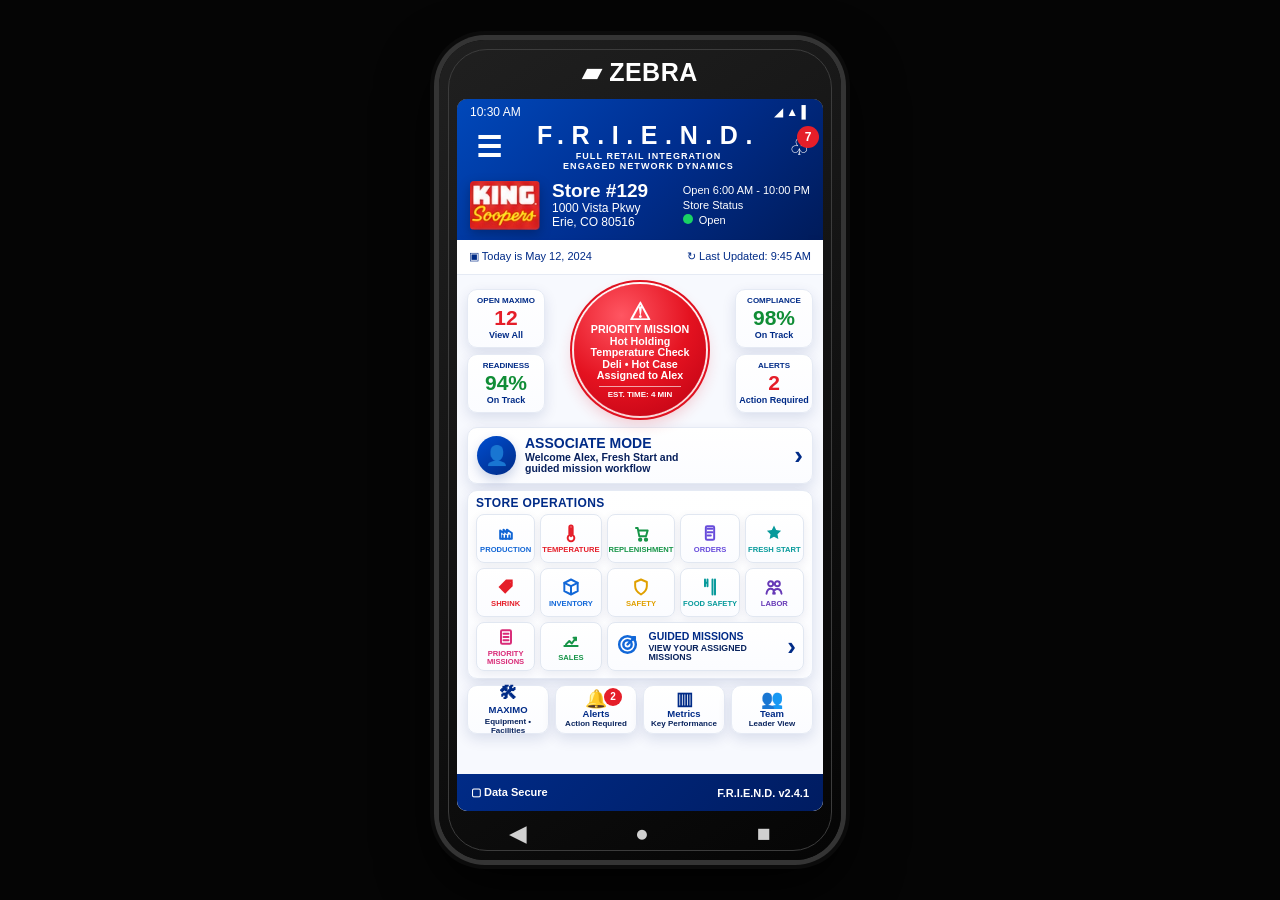
<file: FRIEND_MASTER_HOME_MAXIMO_CENTERED.html>
<!DOCTYPE html>
<html lang="en"><head><meta charset="UTF-8"><meta name="viewport" content="width=device-width, initial-scale=1.0, maximum-scale=1.0, user-scalable=no"><title>F.R.I.E.N.D. Home Screen Review</title>
<style>
:root{--blue:#002b87;--blue2:#0043b8;--dark:#06194f;--red:#e51e29;--green:#108d36;--line:#e5eaf4;--ink:#06194f;--shadow:0 5px 14px rgba(0,35,110,.12)}
*{box-sizing:border-box}html,body{margin:0;width:100%;height:100%;overflow:hidden;background:#050505;font-family:Arial,Helvetica,sans-serif;color:var(--ink)}body{display:flex;align-items:center;justify-content:center}button{font:inherit;border:0;background:none;cursor:pointer;-webkit-tap-highlight-color:transparent;color:inherit}
.device{width:402px;height:820px;background:linear-gradient(145deg,#202020,#050505);border-radius:46px;padding:59px 18px 49px;position:relative;box-shadow:0 0 0 5px #343434,0 0 0 9px #0b0b0b,0 24px 60px #000;transform-origin:center center}
.device:before{content:"";position:absolute;inset:9px;border-radius:39px;border:1px solid #3c3c3c;pointer-events:none}.brand{position:absolute;top:18px;left:0;right:0;text-align:center;color:white;font-size:25px;font-weight:900;letter-spacing:.5px}
.screen{height:712px;border-radius:10px;overflow:hidden;background:#f7f9fe;position:relative;box-shadow:inset 0 0 0 1px #151515}.app{height:100%;display:flex;flex-direction:column}.top{background:linear-gradient(135deg,#0048ba 0%,#002f91 50%,#001b5a 100%);color:white;padding:9px 13px 13px;flex:0 0 auto}.status{display:flex;justify-content:space-between;align-items:center;font-size:13px;margin-bottom:7px;line-height:1}.bar{display:flex;align-items:center;gap:12px}.hamb{font-size:31px;color:white;line-height:1;font-weight:900}.title{flex:1;text-align:center}.title h1{font-size:27px;line-height:1;letter-spacing:8px;margin:0;font-weight:900}.title small{display:block;margin-top:5px;font-size:9.8px;line-height:1.25;letter-spacing:1.08px;font-weight:900}.bell{position:relative;font-size:25px;line-height:1}.badge{position:absolute;right:-9px;top:-10px;background:var(--red);color:white;width:22px;height:22px;border-radius:50%;font-size:12px;display:grid;place-items:center;font-weight:900}
.store{display:flex;align-items:center;gap:14px;margin-top:13px}.logo{width:76px;height:54px;object-fit:cover;border-radius:4px;box-shadow:0 4px 12px rgba(0,0,0,.25)}.store h2{margin:0 0 4px;font-size:21px;line-height:1;font-weight:900}.store p{margin:1px 0;font-size:13px;line-height:1.14}.open{margin-left:auto;font-size:12px;line-height:1.6;white-space:nowrap}.dot{display:inline-block;width:10px;height:10px;background:#19d264;border-radius:50%;margin-right:6px}.date{height:41px;background:white;color:var(--blue);display:flex;align-items:center;justify-content:space-between;padding:0 13px;border-bottom:1px solid var(--line);font-size:12px;flex:0 0 auto;box-shadow:0 2px 10px rgba(0,35,110,.05)}
.content{flex:1;min-height:0;overflow:hidden;padding:9px 11px 55px;background:#f7f9fe}.card{background:linear-gradient(180deg,#fff,#fbfcff);border:1px solid var(--line);border-radius:10px;box-shadow:var(--shadow)}.hero{display:grid;grid-template-columns:82px 1fr 82px;gap:7px;align-items:center;margin-bottom:8px}.miniStats{display:flex;flex-direction:column;gap:8px}.mini{height:68px;display:flex;flex-direction:column;align-items:center;justify-content:center;text-align:center;padding:6px 3px}.label{font-size:8.8px;line-height:1.05;text-transform:uppercase;font-weight:900;color:var(--blue)}.mini .num{font-size:24px;font-weight:900;line-height:1;margin:4px 0;color:var(--blue)}.mini small{font-size:10px;color:var(--blue);font-weight:700}.green{color:var(--green)!important}.red{color:var(--red)!important}
.priority{width:151px;height:151px;border-radius:50%;margin:5px auto 8px;background:radial-gradient(circle at 36% 24%,#ff5662 0,#e41220 52%,#ba0012 100%);display:flex;flex-direction:column;align-items:center;justify-content:center;text-align:center;color:white;box-shadow:0 9px 22px rgba(229,30,41,.25),0 0 0 3px #fff,0 0 0 5px #df1220}.priority .warn{font-size:29px;line-height:.9;margin-bottom:3px;font-weight:900}.priority .ptext{font-size:12px;line-height:1.13;font-weight:900;max-width:123px}.priority .time{font-size:9px;line-height:1;margin-top:5px;padding-top:5px;border-top:1px solid rgba(255,255,255,.62);width:92px;font-weight:900}
.action{margin-bottom:8px}.action button{width:100%;min-height:64px;display:flex;align-items:center;gap:10px;text-align:left;padding:8px 10px}.roundIcon{width:45px;height:45px;border-radius:50%;display:grid;place-items:center;color:white;background:linear-gradient(145deg,#004ed0,#002b87);font-size:22px;box-shadow:0 5px 12px rgba(0,43,135,.2)}.action h3{margin:0 0 4px;font-size:16px;line-height:1;font-weight:900;color:var(--blue)}.action p{margin:0;font-size:11.4px;line-height:1.18;color:#08205c;font-weight:700}.chev{margin-left:auto;color:var(--blue);font-size:30px;font-weight:900;line-height:1}
.ops{padding:8px 9px 10px;margin-bottom:8px}.opsTitle{font-size:13px;line-height:1;margin:0 0 7px;text-transform:uppercase;font-weight:900;color:var(--blue);letter-spacing:.35px}.opsGrid{display:grid;grid-template-columns:repeat(5,1fr);gap:7px}.opTile{height:62px;border:1px solid #e1e7f1;border-radius:9px;background:linear-gradient(180deg,#fff,#fbfcff);box-shadow:0 3px 10px rgba(0,31,84,.075);display:flex;flex-direction:column;align-items:center;justify-content:center;text-align:center;font-size:8.7px;line-height:1.08;font-weight:900;text-transform:uppercase;color:var(--blue);padding:4px 2px}.opTile svg{width:25px;height:25px;margin-bottom:4px;stroke:currentColor;fill:none;stroke-width:2.35;stroke-linecap:round;stroke-linejoin:round}.opTile .fillIcon{fill:currentColor;stroke:none}.c-production{color:#1266d5}.c-temperature{color:#e51e29}.c-replenishment{color:#159447}.c-ordering{color:#674bdb}.c-freshstart{color:#079a9b}.c-shrink{color:#e51e29}.c-inventory{color:#1167d8}.c-safety{color:#e0a000}.c-food{color:#079a9b}.c-labor{color:#673ab7}.c-tasks{color:#d92b78}.c-sales{color:#159447}.guided{grid-column:span 3;display:grid;grid-template-columns:42px 1fr 22px;align-items:center;text-align:left;padding:6px 9px;color:#1167d8}.guided svg{width:31px;height:31px;margin:0}.guided b{font-size:12px;color:var(--blue);line-height:1;display:block}.guided small{font-size:10px;color:#09235d;font-weight:700;line-height:1.1;display:block;margin-top:2px}
.homeNav{display:grid;grid-template-columns:repeat(4,1fr);gap:8px}.tile{height:58px;padding:6px 3px;text-align:center;color:var(--blue);font-size:11px;line-height:1.1;font-weight:900}.tile .tileIcon{font-size:21px;line-height:1;margin-bottom:2px}.tile small{display:block;font-size:9.2px;font-weight:700;color:#09235d;line-height:1.05;margin-top:1px}.tile .badge2{position:absolute;background:var(--red);color:white;border-radius:50%;font-size:11px;width:20px;height:20px;display:grid;place-items:center;top:4px;right:19px}.tile{position:relative}
.footer{position:absolute;left:0;right:0;bottom:0;height:42px;background:linear-gradient(135deg,#002b87,#001c61);color:white;display:flex;align-items:center;justify-content:space-between;padding:0 16px;font-size:12px;font-weight:700}.phoneBtns{position:absolute;bottom:13px;left:70px;right:70px;display:flex;justify-content:space-between;color:#d0d0d0;font-size:23px}
.detail{padding:18px}.detail h2{color:var(--blue);font-size:20px;margin:0 0 10px}.bigBtn{width:100%;height:48px;border-radius:10px;background:#108d36;color:#fff;font-weight:900;margin-top:12px}.back{color:white;font-size:26px;font-weight:900}
@media(max-width:900px){.device{transform:scale(min(calc((100vw - 8px)/402), calc((100vh - 8px)/820), 1));}}
</style>
<style id="home-100-fit-final">
.device{width:402px!important;height:820px!important;padding:59px 18px 49px!important}
.screen{height:712px!important}
.top{padding:7px 13px 10px!important}
.status{font-size:12px!important;margin-bottom:5px!important}
.title h1{font-size:25px!important;letter-spacing:7.6px!important}
.title small{font-size:9px!important;margin-top:3px!important;line-height:1.16!important}
.hamb{font-size:29px!important}.bell{font-size:23px!important}
.store{margin-top:9px!important;gap:12px!important}
.logo{width:70px!important;height:49px!important}
.store h2{font-size:19px!important;margin-bottom:2px!important}
.store p{font-size:12px!important;line-height:1.05!important}
.open{font-size:11px!important;line-height:1.38!important}
.date{height:35px!important;font-size:11px!important;padding:0 12px!important}
.content{padding:6px 10px 43px!important;overflow:hidden!important}
.hero{grid-template-columns:78px 1fr 78px!important;gap:6px!important;margin-bottom:6px!important}
.miniStats{gap:6px!important}.mini{height:59px!important;padding:4px 2px!important}
.label{font-size:8px!important}.mini .num{font-size:21px!important;margin:2px 0!important}.mini small{font-size:9px!important}
.priority{width:132px!important;height:132px!important;margin:3px auto 5px!important;box-shadow:0 7px 16px rgba(229,30,41,.24),0 0 0 2px #fff,0 0 0 4px #df1220!important}
.priority .warn{font-size:24px!important;margin-bottom:2px!important}
.priority .ptext{font-size:10.7px!important;line-height:1.08!important;max-width:112px!important}
.priority .time{font-size:8px!important;margin-top:4px!important;padding-top:4px!important;width:82px!important}
.action{margin-bottom:6px!important}.action button{min-height:55px!important;padding:6px 9px!important;gap:9px!important}
.roundIcon{width:39px!important;height:39px!important;font-size:19px!important}
.action h3{font-size:14px!important;margin-bottom:2px!important}.action p{font-size:10.5px!important;line-height:1.12!important}
.chev{font-size:26px!important}.ops{padding:6px 8px 7px!important;margin-bottom:6px!important}
.opsTitle{font-size:12px!important;margin:0 0 5px!important}.opsGrid{gap:5px!important}
.opTile{height:49px!important;border-radius:8px!important;font-size:7.6px!important;padding:2px 1px!important}
.opTile svg{width:20px!important;height:20px!important;margin-bottom:3px!important}
.guided{height:49px!important;grid-template-columns:34px 1fr 18px!important;padding:4px 7px!important}
.guided svg{width:25px!important;height:25px!important}.guided b{font-size:10.5px!important}
.guided small{font-size:8.8px!important;line-height:1.03!important}
.homeNav{gap:6px!important}.tile{height:49px!important;padding:4px 2px!important;font-size:9.5px!important}
.tile .tileIcon{font-size:18px!important;margin-bottom:1px!important}.tile small{font-size:8px!important}
.tile .badge2{width:18px!important;height:18px!important;font-size:10px!important;right:14px!important;top:2px!important}
.footer{height:37px!important;font-size:11px!important;padding:0 14px!important}
@media(max-width:900px){.device{transform:scale(min(calc((100vw - 8px)/402), calc((100vh - 8px)/820), 1))!important;}}
</style>


<style id="associate-workflow-style">
.stepWrap{padding:10px 10px 43px!important;background:#f7f9fe;overflow:hidden!important}
.screenTitle{color:#002b87;font-weight:900;font-size:18px;line-height:1.05;margin:0 0 8px;text-transform:uppercase}
.subtle{font-size:11px;line-height:1.25;color:#09235d;font-weight:700}
.assocHero{display:grid;grid-template-columns:54px 1fr;gap:10px;align-items:center;margin-bottom:7px}
.avatar{width:54px;height:54px;border-radius:50%;display:grid;place-items:center;color:#fff;background:linear-gradient(145deg,#004ed0,#002b87);font-size:24px;font-weight:900;box-shadow:0 5px 12px rgba(0,43,135,.2)}
.panel{background:linear-gradient(180deg,#fff,#fbfcff);border:1px solid #e5eaf4;border-radius:10px;box-shadow:0 5px 14px rgba(0,35,110,.12);padding:10px;margin-bottom:7px}
.cta{width:100%;height:45px;border-radius:10px;background:linear-gradient(145deg,#18b85a,#0a8f3b);color:white;font-weight:900;font-size:13px;box-shadow:0 5px 13px rgba(16,141,54,.23);margin-top:7px}
.ctaBlue{background:linear-gradient(145deg,#004ed0,#002b87);box-shadow:0 5px 13px rgba(0,43,135,.23)}
.ctaLight{background:#fff;color:#002b87;border:1px solid #cfd9ee;box-shadow:0 3px 10px rgba(0,35,110,.08)}
.missionCard{display:grid;grid-template-columns:38px 1fr 54px;gap:9px;align-items:center}
.badgeP{border-radius:999px;padding:4px 7px;background:#ffe4e7;color:#c60013;font-size:9px;font-weight:900;text-align:center}
.smallGrid{display:grid;grid-template-columns:1fr 1fr;gap:7px}
.infoBox{background:#f7f9fe;border:1px solid #e5eaf4;border-radius:9px;padding:8px;text-align:center}
.infoBox b{display:block;color:#002b87;font-size:20px;line-height:1}
.infoBox span{display:block;color:#09235d;font-size:9px;font-weight:900;text-transform:uppercase;margin-top:2px}
.optionRow{display:grid;grid-template-columns:32px 1fr 20px;gap:9px;align-items:center;border:1px solid #e5eaf4;background:#fff;border-radius:10px;padding:8px;margin-bottom:6px;box-shadow:0 3px 10px rgba(0,35,110,.06)}
.optionRow .oicon{width:32px;height:32px;border-radius:9px;display:grid;place-items:center;color:#fff;font-size:16px;font-weight:900;background:linear-gradient(145deg,#004ed0,#002b87)}
.optionRow.orange .oicon{background:linear-gradient(145deg,#ff9a1f,#e16700)}
.optionRow.purple .oicon{background:linear-gradient(145deg,#674bdb,#3f279b)}
.optionRow h4{margin:0 0 2px;color:#002b87;font-size:12px;line-height:1;text-transform:uppercase}
.optionRow p{margin:0;font-size:9.5px;line-height:1.13;color:#09235d;font-weight:700}
.radioDot{width:17px;height:17px;border-radius:50%;border:2px solid #b8c4dd}
.radioDot.on{border-color:#108d36;box-shadow:inset 0 0 0 4px white;background:#108d36}
.checkList{display:grid;gap:6px}
.checkItem{display:flex;align-items:center;gap:8px;font-size:11px;font-weight:800;color:#09235d}
.checkItem i{width:18px;height:18px;border-radius:50%;display:grid;place-items:center;background:#108d36;color:#fff;font-style:normal;font-size:12px}
.bigCheck{font-size:52px;line-height:1;text-align:center;color:#108d36;margin:4px 0}
.tempRead{font-size:46px!important;color:#108d36!important}
.statusPill{display:inline-block;border-radius:999px;background:#e9f8ef;color:#108d36;padding:5px 9px;font-weight:900;font-size:11px;margin-top:3px}
.progressTop{height:7px;background:#e6eaf4;border-radius:99px;overflow:hidden;margin:7px 0 0}
.progressTop div{height:100%;background:linear-gradient(90deg,#002b87,#0f62ff)}
.kpi3{display:grid;grid-template-columns:repeat(3,1fr);gap:6px}
.kpi3 .infoBox b{font-size:18px}
</style>


<style id="all-buttons-polish-style">
.moduleHero{display:grid;grid-template-columns:46px 1fr 54px;gap:9px;align-items:center}
.moduleIcon{width:46px;height:46px;border-radius:13px;display:grid;place-items:center;color:#fff;font-size:21px;font-weight:900;box-shadow:0 5px 12px rgba(0,43,135,.18)}
.mBlue{background:linear-gradient(145deg,#004ed0,#002b87)}.mRed{background:linear-gradient(145deg,#ff3040,#c60013)}.mGreen{background:linear-gradient(145deg,#16aa4d,#087b31)}.mOrange{background:linear-gradient(145deg,#ff9a1f,#e16700)}.mPurple{background:linear-gradient(145deg,#674bdb,#3f279b)}.mTeal{background:linear-gradient(145deg,#10a9a0,#047a76)}.mGold{background:linear-gradient(145deg,#ffb11c,#f47b00)}
.moduleHero h3{margin:0 0 3px;color:#002b87;font-size:14px;line-height:1;text-transform:uppercase}
.moduleHero p{margin:0;color:#09235d;font-size:10.3px;line-height:1.16;font-weight:700}
.scoreBadge{border-radius:999px;padding:5px 7px;text-align:center;font-size:10px;font-weight:900;background:#eef4ff;color:#002b87}
.alertBadge{background:#ffe5e7;color:#c60013}.goodBadge{background:#e9f8ef;color:#108d36}.warnBadge{background:#fff3d9;color:#a56600}
.barRow{display:grid;grid-template-columns:70px 1fr 42px;gap:7px;align-items:center;margin:7px 0;font-size:10.5px;font-weight:900;color:#09235d}
.track2{height:6px;border-radius:99px;background:#e6eaf4;overflow:hidden}.track2 div{height:100%;border-radius:99px;background:linear-gradient(90deg,#004ed0,#002b87)}
.actionList{display:grid;gap:6px}.actionItem{display:grid;grid-template-columns:22px 1fr auto;gap:7px;align-items:center;border-top:1px solid #e9edf6;padding-top:7px;font-size:10.5px;font-weight:800;color:#09235d}.actionItem:first-child{border-top:0;padding-top:0}.dotIcon{width:22px;height:22px;border-radius:50%;display:grid;place-items:center;background:#002b87;color:white;font-size:11px;font-weight:900}
</style>


<style id="production-update-style">
.prodLegend{display:grid;grid-template-columns:repeat(3,1fr);gap:5px;margin-top:7px}
.prodLegend span{font-size:8.5px;font-weight:900;text-align:center;border-radius:999px;padding:4px 3px}
.prodLegend .r{background:#ffe5e7;color:#c60013}.prodLegend .y{background:#fff1d9;color:#9b6200}.prodLegend .g{background:#e9f8ef;color:#108d36}
.prodBars{padding:9px}
.prodBarRow{display:grid;grid-template-columns:78px 1fr 34px;gap:7px;align-items:center;margin:8px 0;font-size:10px;font-weight:900;color:#09235d}
.prodMeter{position:relative;height:12px;border-radius:99px;overflow:hidden;background:linear-gradient(90deg,#e51e29 0%,#f5c342 50%,#108d36 100%);box-shadow:inset 0 0 0 1px rgba(0,0,0,.08)}
.prodMeter:before{content:"";position:absolute;inset:0;background:repeating-linear-gradient(90deg,transparent 0,transparent calc(25% - 1px),rgba(255,255,255,.85) calc(25% - 1px),rgba(255,255,255,.85) 25%)}
.prodMarker{position:absolute;top:1px;bottom:1px;width:4px;border-radius:99px;background:#001b5a;box-shadow:0 0 0 2px white;transform:translateX(-2px)}
.prodTicks{display:grid;grid-template-columns:repeat(5,1fr);font-size:7.5px;color:#536079;font-weight:900;margin-top:2px;text-align:center}
.prodActions .actionItem:nth-child(1) .dotIcon{background:#e51e29}
.prodActions .actionItem:nth-child(2) .dotIcon{background:#f47b00}
.prodActions .actionItem:nth-child(3) .dotIcon{background:#108d36}
.prodActions .actionItem:nth-child(1) span{background:#ffe5e7;color:#c60013}
.prodActions .actionItem:nth-child(2) span{background:#fff1d9;color:#9b6200}
.prodActions .actionItem:nth-child(3) span{background:#e9f8ef;color:#108d36}
</style>


<style id="production-visible-fix">
/* Production screen visibility fix */
.prodCompact{padding:6px 9px 43px!important;overflow:hidden!important}
.prodCompact .panel{margin-bottom:6px!important;padding:8px!important}
.prodCompact .moduleHero{grid-template-columns:38px 1fr 46px!important;gap:7px!important}
.prodCompact .moduleIcon{width:38px!important;height:38px!important;font-size:18px!important;border-radius:10px!important}
.prodCompact .moduleHero h3{font-size:12.5px!important;margin-bottom:2px!important}
.prodCompact .moduleHero p{font-size:9.2px!important;line-height:1.08!important}
.prodCompact .scoreBadge{font-size:8.5px!important;padding:4px 5px!important}
.prodCompact .smallGrid{gap:6px!important}
.prodCompact .infoBox{padding:6px!important}
.prodCompact .infoBox b{font-size:17px!important}
.prodCompact .infoBox span{font-size:7.8px!important}
.prodCompact .screenTitle{font-size:12px!important;margin-bottom:4px!important}
.prodLegend{display:grid!important;grid-template-columns:repeat(3,1fr)!important;gap:4px!important;margin:4px 0!important}
.prodLegend span{font-size:7.2px!important;padding:3px 2px!important}
.prodBarRow{grid-template-columns:69px 1fr 30px!important;gap:5px!important;margin:5px 0!important;font-size:8.7px!important}
.prodMeter{height:9px!important}
.prodMarker{width:3px!important}
.prodTicks{font-size:6.2px!important;margin-top:1px!important}
.prodActions .actionItem{font-size:8.8px!important;gap:5px!important;padding-top:5px!important}
.prodActions .dotIcon{width:18px!important;height:18px!important;font-size:9px!important}
.prodActions .scoreBadge{font-size:7.5px!important;padding:3px 4px!important}
.prodCompact .cta{height:36px!important;font-size:11px!important;margin-top:6px!important}
</style>


<style id="production-final-tune">
.prodMarker{background:#8B0000!important;box-shadow:0 0 0 2px white!important}
.engagedText{grid-column:1 / -1;font-size:8.8px;line-height:1.12;color:#536079;font-weight:800;margin:-2px 0 1px 69px}
.prodCompact .prodBarRow{margin:4px 0 2px!important}
</style>


<style id="production-lock-inventory-start">
.prodMarker{
  width:8px!important;
  background:#8B0000!important;
  box-shadow:0 0 0 2px #fff,0 0 8px rgba(139,0,0,.45)!important;
  border-radius:8px!important;
  transform:translateX(-4px)!important;
}
.prodActions .actionItem:nth-child(1) .dotIcon{background:#8B0000!important}
.prodActions .actionItem:nth-child(2) .dotIcon{background:#f47b00!important}
.prodActions .actionItem:nth-child(3) .dotIcon{background:#108d36!important}
.prodActions .actionItem:nth-child(1) span{background:#ffe5e7!important;color:#8B0000!important}
.prodActions .actionItem:nth-child(2) span{background:#fff1d9!important;color:#9b6200!important}
.prodActions .actionItem:nth-child(3) span{background:#e9f8ef!important;color:#108d36!important}
.inventoryGrid{display:grid;grid-template-columns:1fr 1fr;gap:6px}
.invRow{display:grid;grid-template-columns:72px 1fr 36px;gap:6px;align-items:center;margin:7px 0;font-size:9.5px;font-weight:900;color:#09235d}
.invTrack{height:9px;border-radius:99px;background:#e6eaf4;overflow:hidden}
.invTrack div{height:100%;border-radius:99px;background:linear-gradient(90deg,#004ed0,#108d36)}
.invActions .actionItem:nth-child(1) .dotIcon{background:#004ed0}
.invActions .actionItem:nth-child(2) .dotIcon{background:#f47b00}
.invActions .actionItem:nth-child(3) .dotIcon{background:#108d36}
</style>


<style id="inventory-v2-style">
.invMetricGrid{display:grid;grid-template-columns:repeat(4,1fr);gap:5px}
.invMetric{background:#fff;border:1px solid #e5eaf4;border-radius:9px;box-shadow:0 3px 9px rgba(0,35,110,.08);padding:6px 2px;text-align:center}
.invMetric b{display:block;color:#002b87;font-size:15px;line-height:1}
.invMetric span{display:block;color:#09235d;font-size:6.9px;font-weight:900;text-transform:uppercase;margin-top:2px}
.invMetric small{display:block;font-size:7.2px;font-weight:900;margin-top:1px}
.invDeptPanel{padding:7px!important}
.invDeptRow{display:grid;grid-template-columns:72px 1fr 31px;gap:5px;align-items:center;margin:4px 0 1px;font-size:8.5px;font-weight:900;color:#09235d}
.invAccTrack{height:8px;border-radius:99px;background:linear-gradient(90deg,#e51e29 0%,#f5c342 50%,#108d36 100%);position:relative;overflow:hidden}
.invAccTrack:before{content:"";position:absolute;inset:0;background:repeating-linear-gradient(90deg,transparent 0,transparent calc(25% - 1px),rgba(255,255,255,.75) calc(25% - 1px),rgba(255,255,255,.75) 25%)}
.invAccMark{position:absolute;top:0;bottom:0;width:5px;border-radius:99px;background:#8B0000;box-shadow:0 0 0 1.5px #fff;transform:translateX(-2.5px)}
.invCounts{grid-column:1 / -1;font-size:7.4px;color:#536079;font-weight:800;margin:0 0 2px 72px;line-height:1.05}
.invTicks{display:grid;grid-template-columns:repeat(5,1fr);font-size:5.9px;color:#536079;font-weight:900;margin-top:1px;text-align:center}
.invActions .actionItem:nth-child(1) .dotIcon{background:#e51e29!important}
.invActions .actionItem:nth-child(2) .dotIcon{background:#f47b00!important}
.invActions .actionItem:nth-child(3) .dotIcon{background:#108d36!important}
.invActions .actionItem{font-size:8.6px!important}
</style>


<style id="inventory-priority-final">
.invMetric.oosMetric{border-color:#ffd2d6;background:linear-gradient(180deg,#fff5f6,#fff)}
.invMetric.oosMetric b,.invMetric.oosMetric span,.invMetric.oosMetric small{color:#c60013!important}
.inventoryPriority .screenTitle{color:#002b87}
.inventoryPriority .actionItem:nth-child(1) .dotIcon{background:#c60013!important}
.inventoryPriority .actionItem:nth-child(1) span{background:#ffe5e7!important;color:#c60013!important}
.inventoryPriority .actionItem:nth-child(2) .dotIcon{background:#f47b00!important}
.inventoryPriority .actionItem:nth-child(2) span{background:#fff1d9!important;color:#9b6200!important}
.inventoryPriority .actionItem:nth-child(3) .dotIcon{background:#108d36!important}
.inventoryPriority .actionItem:nth-child(3) span{background:#e9f8ef!important;color:#108d36!important}
</style>


<style id="shrink-review-style">
.shrinkMetricGrid{display:grid;grid-template-columns:repeat(4,1fr);gap:5px}
.shrinkMetric{background:#fff;border:1px solid #e5eaf4;border-radius:9px;box-shadow:0 3px 9px rgba(0,35,110,.08);padding:6px 2px;text-align:center}
.shrinkMetric b{display:block;color:#002b87;font-size:14px;line-height:1}
.shrinkMetric span{display:block;color:#09235d;font-size:6.8px;font-weight:900;text-transform:uppercase;margin-top:2px}
.shrinkMetric small{display:block;font-size:7.1px;font-weight:900;margin-top:1px}
.shrinkMetric.risk{border-color:#ffe2aa;background:linear-gradient(180deg,#fff8ea,#fff)}
.shrinkMetric.risk b,.shrinkMetric.risk small{color:#9b6200!important}
.shrinkMetric.redRisk{border-color:#ffd2d6;background:linear-gradient(180deg,#fff5f6,#fff)}
.shrinkDeptPanel{padding:7px!important}
.shrinkDeptRow{display:grid;grid-template-columns:72px 1fr 32px;gap:5px;align-items:center;margin:4px 0 1px;font-size:8.5px;font-weight:900;color:#09235d}
.shrinkTrack{height:8px;border-radius:99px;background:linear-gradient(90deg,#108d36 0%,#f5c342 50%,#e51e29 100%);position:relative;overflow:hidden}
.shrinkTrack:before{content:"";position:absolute;inset:0;background:repeating-linear-gradient(90deg,transparent 0,transparent calc(25% - 1px),rgba(255,255,255,.75) calc(25% - 1px),rgba(255,255,255,.75) 25%)}
.shrinkMark{position:absolute;top:0;bottom:0;width:6px;border-radius:99px;background:#8B0000;box-shadow:0 0 0 1.5px #fff,0 0 6px rgba(139,0,0,.4);transform:translateX(-3px)}
.shrinkTicks{display:grid;grid-template-columns:repeat(5,1fr);font-size:5.9px;color:#536079;font-weight:900;margin-top:1px;text-align:center}
.shrinkNote{grid-column:1 / -1;font-size:7.3px;color:#536079;font-weight:800;margin:0 0 2px 72px;line-height:1.05}
.shrinkPriority .actionItem{font-size:8.4px!important}
.shrinkPriority .actionItem:nth-child(1) .dotIcon{background:#c60013!important}
.shrinkPriority .actionItem:nth-child(1) span{background:#ffe5e7!important;color:#c60013!important}
.shrinkPriority .actionItem:nth-child(2) .dotIcon{background:#f47b00!important}
.shrinkPriority .actionItem:nth-child(2) span{background:#fff1d9!important;color:#9b6200!important}
.shrinkPriority .actionItem:nth-child(3) .dotIcon{background:#108d36!important}
.shrinkPriority .actionItem:nth-child(3) span{background:#e9f8ef!important;color:#108d36!important}
</style>


<style id="shrink-final-corrections-v3">
.shrinkMetricGrid{display:grid!important;grid-template-columns:repeat(4,1fr)!important;gap:5px!important}
.shrinkMetric{
  background:#fff!important;
  border:1px solid #e5eaf4!important;
  border-radius:9px!important;
  box-shadow:0 3px 9px rgba(0,35,110,.08)!important;
  padding:6px 2px!important;
  text-align:center!important;
}
.shrinkMetric .tileTitle{
  display:block!important;
  color:#000!important;
  font-size:6.8px!important;
  line-height:1.05!important;
  font-weight:900!important;
  text-transform:uppercase!important;
  margin:0 0 2px!important;
}
.shrinkMetric .tileValue{
  display:block!important;
  font-size:14px!important;
  line-height:1!important;
  font-weight:900!important;
  margin:0!important;
}
.shrinkMetric .tileTrend{
  display:block!important;
  font-size:7.1px!important;
  line-height:1.05!important;
  font-weight:900!important;
  margin:2px 0 0!important;
}
.darkYellow{color:#A66A00!important}
.redValue{color:#C60013!important}
.greenValue{color:#108d36!important}
.shrinkPriority .actionItem:nth-child(2) .dotIcon{background:#f47b00!important}
.shrinkPriority .actionItem:nth-child(2) span{background:#fff1d9!important;color:#9b6200!important}
</style>


<style id="shrink-lock-final-pass">
.shrinkTrack{
  background:linear-gradient(90deg,#e51e29 0%,#f5c342 50%,#108d36 100%)!important;
}
.shrinkMetricGrid{display:grid!important;grid-template-columns:repeat(4,1fr)!important;gap:5px!important}
.shrinkMetric{
  background:#fff!important;
  border:1px solid #e5eaf4!important;
  border-radius:9px!important;
  box-shadow:0 3px 9px rgba(0,35,110,.08)!important;
  padding:6px 2px!important;
  text-align:center!important;
}
.shrinkMetric .tileTitle{
  display:block!important;
  color:#000!important;
  font-size:6.8px!important;
  line-height:1.05!important;
  font-weight:900!important;
  text-transform:uppercase!important;
  margin:0 0 2px!important;
}
.shrinkMetric .tileValue{
  display:block!important;
  font-size:14px!important;
  line-height:1!important;
  font-weight:900!important;
  margin:0!important;
}
.shrinkMetric .tileTrend{
  display:block!important;
  font-size:7.1px!important;
  line-height:1.05!important;
  font-weight:900!important;
  margin:2px 0 0!important;
}
.darkYellow{color:#A66A00!important}
.redValue{color:#C60013!important}
.greenValue{color:#108d36!important}
.shrinkPriority .actionItem:nth-child(2) .dotIcon{background:#f47b00!important}
.shrinkPriority .actionItem:nth-child(2) span{background:#fff1d9!important;color:#9b6200!important}
</style>


<style id="shrink-locked-flip-back">
.shrinkTrack{
  background:linear-gradient(90deg,#108d36 0%,#f5c342 50%,#e51e29 100%)!important;
}
</style>


<style id="replenishment-review-style">
.repMetricGrid{display:grid;grid-template-columns:repeat(4,1fr);gap:5px}
.repMetric{background:#fff;border:1px solid #e5eaf4;border-radius:9px;box-shadow:0 3px 9px rgba(0,35,110,.08);padding:6px 2px;text-align:center}
.repMetric span{display:block;color:#000;font-size:6.8px;font-weight:900;text-transform:uppercase;line-height:1.05;margin-bottom:2px}
.repMetric b{display:block;font-size:14px;line-height:1;font-weight:900}
.repMetric small{display:block;font-size:7.1px;font-weight:900;margin-top:2px}
.repGreen{color:#108d36!important}.repBlue{color:#002b87!important}.repYellow{color:#9b6200!important}
.repDeptPanel{padding:7px!important}
.repRow{display:grid;grid-template-columns:86px 1fr 28px;gap:5px;align-items:center;margin:4px 0 1px;font-size:8.3px;font-weight:900;color:#09235d}
.repTrack{height:8px;border-radius:99px;background:#e6eaf4;overflow:hidden}
.repTrack div{height:100%;border-radius:99px;background:linear-gradient(90deg,#004ed0,#108d36)}
.repAssign{grid-column:1 / -1;font-size:7.25px;color:#536079;font-weight:800;margin:0 0 2px 86px;line-height:1.05}
.repPriority .actionItem{font-size:8.2px!important}
.repPriority .actionItem:nth-child(1) .dotIcon{background:#108d36!important}
.repPriority .actionItem:nth-child(1) span{background:#e9f8ef!important;color:#108d36!important}
.repPriority .actionItem:nth-child(2) .dotIcon{background:#108d36!important}
.repPriority .actionItem:nth-child(2) span{background:#e9f8ef!important;color:#108d36!important}
.repPriority .actionItem:nth-child(3) .dotIcon{background:#f47b00!important}
.repPriority .actionItem:nth-child(3) span{background:#fff1d9!important;color:#9b6200!important}
.fifoBox{background:#f7f9fe;border:1px solid #e5eaf4;border-radius:9px;padding:7px;margin-top:6px;font-size:8.5px;font-weight:800;color:#09235d;line-height:1.2}
</style>


<style id="replenishment-lock-spacing-final">
.repPriority .actionItem{
  padding-top:4px!important;
  padding-bottom:2px!important;
  font-size:8px!important;
  gap:5px!important;
}
.repPriority .dotIcon{
  width:18px!important;
  height:18px!important;
  font-size:9px!important;
}
.repPriority .scoreBadge{
  font-size:7.2px!important;
  padding:3px 4px!important;
}
.repPriority .screenTitle{
  margin-bottom:4px!important;
}
.repPriority .fifoBox{
  padding:5px!important;
  margin-top:4px!important;
  font-size:7.8px!important;
  line-height:1.08!important;
}
.repPriority .cta{
  height:34px!important;
  font-size:10.5px!important;
  margin-top:5px!important;
}
</style>


<style id="replenishment-final-banner-button-fix">
/* Replenishment final adjustment: preserve approved layout, shrink banner 12%, remove guided mission button */
#app .repMetricGrid + .panel { margin-bottom:5px!important; }
.repPriority .cta{display:none!important}
.content:has(.repMetricGrid) .moduleHero{
  grid-template-columns:34px 1fr 42px!important;
  gap:6px!important;
  padding:7px!important;
  margin-bottom:5px!important;
}
.content:has(.repMetricGrid) .moduleHero .moduleIcon{
  width:34px!important;
  height:34px!important;
  font-size:16px!important;
  border-radius:9px!important;
}
.content:has(.repMetricGrid) .moduleHero h3{
  font-size:11.5px!important;
  margin-bottom:1px!important;
}
.content:has(.repMetricGrid) .moduleHero p{
  font-size:8.7px!important;
  line-height:1.05!important;
}
.content:has(.repMetricGrid) .moduleHero .scoreBadge{
  font-size:7.3px!important;
  padding:3px 4px!important;
}
</style>


<style id="rep-bottom-4pct">
.repPriority{
  padding:5px !important;
}
.repPriority .actionList{
  gap:2px !important;
}
.repPriority .actionItem{
  padding-top:2px !important;
  padding-bottom:1px !important;
}
.repPriority .fifoBox{
  padding:3px !important;
  margin-top:2px !important;
  margin-bottom:0 !important;
  line-height:1.0 !important;
}
</style>


<style id="rep-remove-flow-lock">
.repPriority > .fifoBox{
  display:none!important;
}
</style>


<style id="food-safety-review-style">
.foodMetricGrid{display:grid;grid-template-columns:repeat(4,1fr);gap:5px}
.foodMetric{background:#fff;border:1px solid #e5eaf4;border-radius:9px;box-shadow:0 3px 9px rgba(0,35,110,.08);padding:6px 2px;text-align:center}
.foodMetric span{display:block;color:#000;font-size:6.8px;font-weight:900;text-transform:uppercase;line-height:1.05;margin-bottom:2px}
.foodMetric b{display:block;font-size:14px;line-height:1;font-weight:900}
.foodMetric small{display:block;font-size:7.1px;font-weight:900;margin-top:2px}
.foodGreen{color:#108d36!important}.foodYellow{color:#9b6200!important}.foodRed{color:#c60013!important}
.foodDeptPanel{padding:7px!important}
.foodDeptRow{display:grid;grid-template-columns:82px 1fr 40px;gap:5px;align-items:center;border-bottom:1px solid #e9edf6;padding:4px 0;font-size:8.6px;font-weight:900;color:#09235d}
.foodDeptRow:last-child{border-bottom:0}
.foodTrend{font-size:7.3px;font-weight:900;color:#536079;line-height:1.05}
.foodScore{text-align:right;font-size:11px;font-weight:900}
.foodPriority .actionItem{font-size:8.2px!important;line-height:1.07!important}
.foodPriority .actionItem:nth-child(1) .dotIcon{background:#c60013!important}
.foodPriority .actionItem:nth-child(1) span{background:#ffe5e7!important;color:#c60013!important}
.foodPriority .actionItem:nth-child(2) .dotIcon{background:#f47b00!important}
.foodPriority .actionItem:nth-child(2) span{background:#fff1d9!important;color:#9b6200!important}
.foodPriority .actionItem:nth-child(3) .dotIcon{background:#f47b00!important}
.foodPriority .actionItem:nth-child(3) span{background:#fff1d9!important;color:#9b6200!important}
.foodCompact{padding:6px 9px 43px!important;overflow:hidden!important}
.foodCompact .panel{margin-bottom:6px!important;padding:8px!important}
.foodCompact .moduleHero{grid-template-columns:38px 1fr 46px!important;gap:7px!important}
.foodCompact .moduleIcon{width:38px!important;height:38px!important;font-size:18px!important;border-radius:10px!important}
.foodCompact .moduleHero h3{font-size:12.5px!important;margin-bottom:2px!important}
.foodCompact .moduleHero p{font-size:9.1px!important;line-height:1.07!important}
.foodCompact .scoreBadge{font-size:8px!important;padding:4px 5px!important}
</style>


<style id="ordering-review-style">
.orderMetricGrid{display:grid;grid-template-columns:repeat(4,1fr);gap:5px}
.orderMetric{background:#fff;border:1px solid #e5eaf4;border-radius:9px;box-shadow:0 3px 9px rgba(0,35,110,.08);padding:6px 2px;text-align:center}
.orderMetric span{display:block;color:#000;font-size:6.8px;font-weight:900;text-transform:uppercase;line-height:1.05;margin-bottom:2px}
.orderMetric b{display:block;font-size:14px;line-height:1;font-weight:900}
.orderMetric small{display:block;font-size:7.1px;font-weight:900;margin-top:2px}
.orderGreen{color:#108d36!important}.orderBlue{color:#002b87!important}.orderRed{color:#c60013!important}.orderYellow{color:#9b6200!important}
.orderDeptPanel{padding:7px!important}
.orderRow{display:grid;grid-template-columns:75px 1fr 74px;gap:5px;align-items:center;border-bottom:1px solid #e9edf6;padding:4px 0;font-size:8.5px;font-weight:900;color:#09235d}
.orderRow:last-child{border-bottom:0}
.orderLeader{font-size:7.3px;color:#536079;font-weight:800;line-height:1.05}
.assistBtn{height:22px;border-radius:999px;background:#108d36;color:white;font-size:6.8px;font-weight:900;padding:0 5px;box-shadow:0 2px 6px rgba(16,141,54,.2)}
.assistBtn.closed{background:#dce3ef;color:#6a7488;box-shadow:none}
.orderPriority .actionItem{font-size:8.2px!important;line-height:1.07!important}
.orderPriority .actionItem:nth-child(1) .dotIcon{background:#108d36!important}
.orderPriority .actionItem:nth-child(1) span{background:#e9f8ef!important;color:#108d36!important}
.orderPriority .actionItem:nth-child(2) .dotIcon{background:#f47b00!important}
.orderPriority .actionItem:nth-child(2) span{background:#fff1d9!important;color:#9b6200!important}
.orderPriority .actionItem:nth-child(3) .dotIcon{background:#c60013!important}
.orderPriority .actionItem:nth-child(3) span{background:#ffe5e7!important;color:#c60013!important}
.orderCompact{padding:6px 9px 43px!important;overflow:hidden!important}
.orderCompact .panel{margin-bottom:6px!important;padding:8px!important}
.orderCompact .moduleHero{grid-template-columns:38px 1fr 46px!important;gap:7px!important}
.orderCompact .moduleIcon{width:38px!important;height:38px!important;font-size:18px!important;border-radius:10px!important}
.orderCompact .moduleHero h3{font-size:12.5px!important;margin-bottom:2px!important}
.orderCompact .moduleHero p{font-size:9.1px!important;line-height:1.07!important}
.orderCompact .scoreBadge{font-size:8px!important;padding:4px 5px!important}
</style>


<style id="ordering-remove-assignments-space-final">
.orderCompact{
  padding:7px 9px 43px!important;
  overflow:hidden!important;
}
.orderCompact .panel{
  margin-bottom:8px!important;
  padding:9px!important;
}
.orderCompact .moduleHero{
  grid-template-columns:40px 1fr 48px!important;
  gap:8px!important;
}
.orderCompact .moduleIcon{
  width:40px!important;
  height:40px!important;
  font-size:19px!important;
}
.orderMetricGrid{
  gap:6px!important;
  margin-bottom:8px!important;
}
.orderMetric{
  padding:7px 2px!important;
}
.orderMetric span{
  font-size:7px!important;
}
.orderMetric b{
  font-size:15px!important;
}
.orderMetric small{
  font-size:7.3px!important;
}
.orderDeptPanel{
  padding:9px!important;
}
.orderRow{
  grid-template-columns:78px 1fr 78px!important;
  padding:5px 0!important;
  font-size:8.8px!important;
}
.orderLeader{
  font-size:7.5px!important;
}
.assistBtn{
  height:24px!important;
  font-size:6.9px!important;
}
</style>




<style id="labor-final-grid-adjustment">
.laborCompact{padding:6px 8px 43px!important;overflow:hidden!important}
.laborCompact .panel{margin-bottom:6px!important;padding:8px!important}
.laborMetricGrid{display:grid!important;grid-template-columns:repeat(4,1fr)!important;gap:5px!important}
.laborMetric{background:#fff!important;border:1px solid #e5eaf4!important;border-radius:9px!important;box-shadow:0 3px 9px rgba(0,35,110,.08)!important;padding:6px 2px!important;text-align:center!important}
.laborMetric span{display:block!important;font-size:6.3px!important;font-weight:900!important;color:#000!important;line-height:1.05!important;text-transform:uppercase!important}
.laborMetric b{display:block!important;font-size:13px!important;font-weight:900!important;line-height:1!important;margin-top:2px!important}
.laborMetric small{display:block!important;font-size:6.7px!important;font-weight:900!important;line-height:1.05!important;margin-top:2px!important}
.laborRed{color:#c60013!important}.laborGreen{color:#108d36!important}.laborYellow{color:#9b6200!important}
.laborGrid{display:grid!important;grid-template-columns:56px repeat(6,1fr)!important;gap:2px!important;font-size:6.3px!important;font-weight:900!important;line-height:1!important}
.laborGrid div{background:#fff!important;border:1px solid #e9edf6!important;border-radius:5px!important;padding:3px 2px!important;text-align:center!important;min-height:18px!important;display:flex!important;align-items:center!important;justify-content:center!important}
.laborGrid .head{background:#eef4ff!important;color:#002b87!important;text-transform:uppercase!important}
.laborGrid .dept{color:#09235d!important;justify-content:flex-start!important;text-align:left!important;padding-left:3px!important}
.laborCompact .screenTitle{font-size:11.5px!important;margin-bottom:4px!important}
.laborCompact .actionItem{font-size:8px!important;line-height:1.05!important;padding-top:4px!important;gap:5px!important}
.laborCompact .dotIcon{width:18px!important;height:18px!important;font-size:9px!important}
.laborCompact .scoreBadge{font-size:6.9px!important;padding:3px 4px!important}
</style>


<style id="labor-tile-mission-polish">
.laborMetric{
  min-height:54px!important;
  padding:8px 3px!important;
}
.laborMetric span{
  font-size:7px!important;
  line-height:1.08!important;
}
.laborMetric b{
  font-size:15.5px!important;
  margin-top:3px!important;
}
.laborMetric small{
  font-size:7.2px!important;
  margin-top:3px!important;
}
.laborCompact .panel{
  margin-bottom:5px!important;
  padding:7px!important;
}
.laborCompact .actionList{
  gap:4px!important;
}
.laborCompact .actionItem{
  font-size:7.8px!important;
  line-height:1.04!important;
  padding-top:4px!important;
}
.laborPriority .actionItem:nth-child(1) .dotIcon{background:#f47b00!important}
.laborPriority .actionItem:nth-child(1) span{background:#fff1d9!important;color:#9b6200!important}
.laborPriority .actionItem:nth-child(2) .dotIcon{background:#c60013!important}
.laborPriority .actionItem:nth-child(2) span{background:#ffe5e7!important;color:#c60013!important}
.laborPriority .actionItem:nth-child(3) .dotIcon{background:#c60013!important}
.laborPriority .actionItem:nth-child(3) span{background:#ffe5e7!important;color:#c60013!important}
</style>


<style id="labor-vertical-fill-final">
.laborCompact{
  padding:7px 8px 43px!important;
}
.laborMetric{
  min-height:66px!important;
  padding:10px 3px!important;
}
.laborMetric span{
  font-size:7.4px!important;
  line-height:1.1!important;
}
.laborMetric b{
  font-size:17px!important;
  margin-top:4px!important;
}
.laborMetric small{
  font-size:7.7px!important;
  margin-top:4px!important;
}
.laborPriority{
  padding:9px!important;
}
.laborPriority .actionList{
  gap:7px!important;
}
.laborPriority .actionItem{
  min-height:44px!important;
  font-size:8.8px!important;
  line-height:1.1!important;
  padding-top:7px!important;
  padding-bottom:5px!important;
}
.laborPriority .dotIcon{
  width:22px!important;
  height:22px!important;
  font-size:11px!important;
}
.laborPriority .scoreBadge{
  font-size:7.5px!important;
  padding:4px 5px!important;
}
.laborPriority .actionItem:nth-child(1) .dotIcon{background:#c60013!important}
.laborPriority .actionItem:nth-child(1) span{background:#ffe5e7!important;color:#c60013!important}
</style>


<style id="fresh-start-screen-style">
.freshCompact{padding:6px 8px 43px!important;overflow:hidden!important}
.freshCompact .panel{margin-bottom:5px!important;padding:7px!important}
.freshMetricGrid{display:grid!important;grid-template-columns:repeat(4,1fr)!important;gap:5px!important}
.freshMetric{background:#fff!important;border:1px solid #e5eaf4!important;border-radius:9px!important;box-shadow:0 3px 9px rgba(0,35,110,.08)!important;padding:7px 2px!important;text-align:center!important;min-height:58px!important}
.freshMetric span{display:block!important;font-size:6.5px!important;font-weight:900!important;color:#000!important;line-height:1.08!important;text-transform:uppercase!important}
.freshMetric b{display:block!important;font-size:15.5px!important;font-weight:900!important;line-height:1!important;margin-top:3px!important}
.freshMetric small{display:block!important;font-size:6.8px!important;font-weight:900!important;line-height:1.05!important;margin-top:3px!important}
.freshGreen{color:#108d36!important}.freshYellow{color:#9b6200!important}.freshRed{color:#c60013!important}.freshBlue{color:#002b87!important}
.freshRank{display:grid!important;grid-template-columns:52px 1fr 65px!important;gap:7px!important;align-items:center!important}
.freshRankIcon{width:46px!important;height:46px!important;border-radius:13px!important;background:linear-gradient(145deg,#16aa4d,#087b31)!important;color:#fff!important;display:grid!important;place-items:center!important;font-size:20px!important;font-weight:900!important}
.freshRank h3{margin:0!important;color:#002b87!important;font-size:12px!important;line-height:1!important;text-transform:uppercase!important}
.freshRank p{margin:2px 0 0!important;color:#09235d!important;font-size:8.7px!important;line-height:1.08!important;font-weight:800!important}
.freshRankBadge{background:#e9f8ef!important;color:#108d36!important;border-radius:999px!important;padding:5px 4px!important;text-align:center!important;font-size:8px!important;font-weight:900!important}
.freshGrid{display:grid!important;grid-template-columns:1fr 58px!important;gap:3px!important;font-size:8px!important;font-weight:900!important;line-height:1.05!important}
.freshGrid div{background:#fff!important;border:1px solid #e9edf6!important;border-radius:6px!important;padding:4px 3px!important;min-height:21px!important;display:flex!important;align-items:center!important}
.freshGrid .head{background:#eef4ff!important;color:#002b87!important;text-transform:uppercase!important;justify-content:center!important;font-size:7.2px!important}
.freshGrid .status{justify-content:center!important}
.freshComms{display:grid!important;gap:3px!important}
.freshMsg{display:grid!important;grid-template-columns:16px 1fr!important;gap:5px!important;align-items:center!important;font-size:7.8px!important;font-weight:900!important;color:#09235d!important;border-bottom:1px solid #e9edf6!important;padding:3px 0!important}
.freshMsg:last-child{border-bottom:0!important}
.freshMsg i{width:16px!important;height:16px!important;border-radius:50%!important;background:#002b87!important;color:white!important;display:grid!important;place-items:center!important;font-style:normal!important;font-size:8px!important}
.freshPriority .actionList{gap:4px!important}
.freshPriority .actionItem{font-size:7.8px!important;line-height:1.05!important;padding-top:4px!important;gap:5px!important}
.freshPriority .dotIcon{width:18px!important;height:18px!important;font-size:9px!important}
.freshPriority .scoreBadge{font-size:6.9px!important;padding:3px 4px!important}
.freshPriority .actionItem:nth-child(1) .dotIcon{background:#c60013!important}
.freshPriority .actionItem:nth-child(1) span{background:#ffe5e7!important;color:#c60013!important}
.freshPriority .actionItem:nth-child(2) .dotIcon{background:#f47b00!important}
.freshPriority .actionItem:nth-child(2) span{background:#fff1d9!important;color:#9b6200!important}
.freshPriority .actionItem:nth-child(3) .dotIcon{background:#f47b00!important}
.freshPriority .actionItem:nth-child(3) span{background:#fff1d9!important;color:#9b6200!important}
.freshCompact .screenTitle{font-size:11.5px!important;margin-bottom:4px!important}
</style>


<style id="home-priority-maximo-final">
.priorityMissionRed,.priorityMissionRed *{color:#c60013!important}
.maximoCard h3,.maximoCard b{color:#002b87!important}
.maximoCard .roundIcon{background:linear-gradient(145deg,#674bdb,#3f279b)!important}
</style>


<style id="maximo-home-card-polish">
.maximoCard .roundIcon{background:linear-gradient(145deg,#674bdb,#3f279b)!important}
</style>


<style id="maximo-tile-center-final">
.maximoTile{
  display:flex!important;
  flex-direction:column!important;
  align-items:center!important;
  justify-content:center!important;
  text-align:center!important;
  gap:2px!important;
  padding:4px 2px!important;
}
.maximoTile .tileIcon{
  margin:0 0 1px 0!important;
  line-height:1!important;
}
.maximoTile .maximoTitle{
  width:100%!important;
  text-align:center!important;
  line-height:1!important;
}
.maximoTile small{
  width:100%!important;
  display:block!important;
  text-align:center!important;
  line-height:1.05!important;
  margin-top:2px!important;
}
</style>

</head><body>
<div class="device"><div class="brand">▰ ZEBRA</div><div class="screen"><div class="app" id="app"></div></div><div class="phoneBtns"><span>◀</span><span>●</span><span>■</span></div></div>
<script>
const logo='[data-uri]';
function icon(name){const s={production:'<svg viewBox="0 0 24 24"><path d="M5 19V9l4 3V8l4 4V8l6 4v7H5z"/><path d="M8 19v-4M12 19v-4M16 19v-4"/></svg>',temperature:'<svg viewBox="0 0 24 24"><path d="M10 14.5V5a2 2 0 0 1 4 0v9.5a4 4 0 1 1-4 0z"/><path d="M12 6v10"/></svg>',replenishment:'<svg viewBox="0 0 24 24"><path d="M6 6h2l2 10h8l2-7H9"/><circle cx="11" cy="20" r="1.4"/><circle cx="18" cy="20" r="1.4"/></svg>',ordering:'<svg viewBox="0 0 24 24"><rect x="7" y="4" width="10" height="16" rx="1.5"/><path d="M9 7h6M9 11h6M9 15h4"/></svg>',freshstart:'<svg viewBox="0 0 24 24"><path class="fillIcon" d="M12 3l2.6 5.4 5.9.8-4.3 4.2 1 5.9L12 16.5 6.8 19.3l1-5.9L3.5 9.2l5.9-.8L12 3z"/></svg>',shrink:'<svg viewBox="0 0 24 24"><path class="fillIcon" d="M3 12l9-9h8v8l-9 9L3 12z"/><circle cx="17" cy="7" r="1.5" fill="white"/></svg>',inventory:'<svg viewBox="0 0 24 24"><path d="M4 7l8-4 8 4-8 4-8-4z"/><path d="M4 7v10l8 4 8-4V7M12 11v10"/></svg>',safety:'<svg viewBox="0 0 24 24"><path d="M12 3l7 3v5c0 4.5-3 7.5-7 10-4-2.5-7-5.5-7-10V6l7-3z"/></svg>',food:'<svg viewBox="0 0 24 24"><path d="M6 3v8M9 3v8M6 7h3M15 3v18M18 3v18"/></svg>',labor:'<svg viewBox="0 0 24 24"><circle cx="8" cy="8" r="3"/><circle cx="16" cy="8" r="3"/><path d="M3 20c.6-4 3-6 5-6s4.4 2 5 6M11 20c.5-3.5 2.6-5.5 5-5.5 2.4 0 4.4 2 5 5.5"/></svg>',tasks:'<svg viewBox="0 0 24 24"><rect x="6" y="4" width="12" height="16" rx="1.5"/><path d="M9 8h6M9 12h6M9 16h6"/></svg>',sales:'<svg viewBox="0 0 24 24"><path d="M4 18h16M6 16l4-4 3 3 5-7"/><path d="M15 8h3v3"/></svg>',guided:'<svg viewBox="0 0 24 24"><circle cx="12" cy="12" r="8"/><circle cx="12" cy="12" r="4"/><path d="M12 12l7-7"/><path d="M17 5h2v2"/></svg>'};return s[name]||''}
const ops=[['production','production','Production','c-production'],['temperature','temperature','Temperature','c-temperature'],['replenishment','replenishment','Replenishment','c-replenishment'],['ordering','ordering','Orders','c-ordering'],['freshstart','freshstart','Fresh Start','c-freshstart'],['shrink','shrink','Shrink','c-shrink'],['inventory','inventory','Inventory','c-inventory'],['safety','safety','Safety','c-safety'],['food','food','Food Safety','c-food'],['labor','labor','Labor','c-labor'],['tasks','tasks','Priority Missions','c-tasks'],['sales','sales','Sales','c-sales']];
function topHome(){return `<div class="top"><div class="status"><span>10:30 AM</span><span>◢ ▲ ▌</span></div><div class="bar"><button class="hamb" onclick="openScreen('menu')">☰</button><div class="title"><h1>F.R.I.E.N.D.</h1><small>FULL RETAIL INTEGRATION<br>ENGAGED NETWORK DYNAMICS</small></div><div class="bell">♧<span class="badge">7</span></div></div><div class="store"><img class="logo" src="${logo}"><div><h2>Store #129</h2><p>1000 Vista Pkwy</p><p>Erie, CO 80516</p></div><div class="open">Open 6:00 AM - 10:00 PM<br>Store Status<br><span class="dot"></span>Open</div></div></div><div class="date"><span>▣ Today is May 12, 2024</span><span>↻ Last Updated: 9:45 AM</span></div>`}
function footer(){return `<div class="footer"><span>▢ Data Secure</span><span>F.R.I.E.N.D. v2.4.1</span></div>`}
function home(){return topHome()+`<div class="content"><div class="hero"><div class="miniStats"><button class="card mini" onclick="openScreen(\'maximo\')"><div class="label">OPEN MAXIMO</div><div class="num red">12</div><small>View All</small></button><button class="card mini" onclick="openScreen('composite')"><div class="label">Readiness</div><div class="num green">94%</div><small>On Track</small></button></div><button class="priority" onclick="openScreen('associate')"><div class="warn">⚠</div><div class="ptext">PRIORITY MISSION<br>Hot Holding Temperature Check<br>Deli • Hot Case<br>Assigned to Alex</div><div class="time">EST. TIME: 4 MIN</div></button><div class="miniStats"><button class="card mini" onclick="openScreen('food')"><div class="label">Compliance</div><div class="num green">98%</div><small>On Track</small></button><button class="card mini" onclick="openScreen('alerts')"><div class="label">Alerts</div><div class="num red">2</div><small>Action Required</small></button></div></div><div class="card action"><button onclick="openScreen('associate')"><div class="roundIcon">👤</div><div><h3>ASSOCIATE MODE</h3><p>Welcome Alex, Fresh Start and<br>guided mission workflow</p></div><div class="chev">›</div></button></div><div class="card ops"><div class="opsTitle">STORE OPERATIONS</div><div class="opsGrid">${ops.map(o=>`<button class="opTile ${o[3]}" onclick="openScreen('${o[0]}')">${icon(o[1])}${o[2]}</button>`).join('')}<button class="opTile guided" onclick="openScreen('mission')">${icon('guided')}<div><b>GUIDED MISSIONS</b><small>View your assigned<br>missions</small></div><div class="chev">›</div></button></div></div><div class="homeNav"><button class="card tile maximoTile" onclick="openScreen('maximo')"><div class="tileIcon">🛠</div><div class="maximoTitle">MAXIMO</div><small>Equipment • Facilities</small></button><button class="card tile" onclick="openScreen('alerts')"><span class="badge2">2</span><div class="tileIcon">🔔</div>Alerts<small>Action Required</small></button><button class="card tile" onclick="openScreen('composite')"><div class="tileIcon">▥</div>Metrics<small>Key Performance</small></button><button class="card tile" onclick="openScreen('leader')"><div class="tileIcon">👥</div>Team<small>Leader View</small></button></div></div>`+footer()}

function detailTop(title, subtitle='F.R.I.E.N.D. WORKFLOW'){return `<div class="top"><div class="status"><span>10:30 AM</span><span>◢ ▲ ▌</span></div><div class="bar"><button class="back" onclick="openScreen('home')">‹</button><div class="title"><h1 style="font-size:18px;letter-spacing:0">${title}</h1><small>${subtitle}</small></div><div class="bell">♧<span class="badge">7</span></div></div></div>`}
function associate(){return detailTop('ASSOCIATE MODE','WELCOME ALEX')+`<div class="content stepWrap"><div class="panel assocHero"><div class="avatar">A</div><div><div class="screenTitle">Welcome Alex</div><div class="subtle">Your priority mission is ready. Complete each guided step and F.R.I.E.N.D. will update leader visibility automatically.</div></div></div><div class="panel"><div class="missionCard"><div class="roundIcon">🌡</div><div><h3 style="margin:0 0 3px;color:#002b87;font-size:14px">HOT HOLDING TEMPERATURE CHECK</h3><div class="subtle">Deli • Hot Case #2 • Est. Time 4 Min</div></div><div class="badgeP">HIGH</div></div><button class="cta" onclick="openScreen('mission')">START GUIDED MISSION</button><button class="cta ctaLight" onclick="openScreen('maximo')" style="margin-top:6px">BROWSE MAXIMO</button></div><div class="panel"><div class="screenTitle" style="font-size:14px">How Associate Mode Works</div><div class="checkList"><div class="checkItem"><i>✓</i>Follow one guided step at a time</div><div class="checkItem"><i>✓</i>Record the correct location and method</div><div class="checkItem"><i>✓</i>Leader dashboards update automatically</div></div></div></div>`+footer()}
function mission(){return detailTop('GUIDED MISSION','DELI HOT CASE #2')+`<div class="content stepWrap"><div class="panel"><div class="screenTitle">Hot Holding Temperature Check</div><div class="subtle">Confirm safe hot holding temperature using the correct thermometer method.</div><div class="progressTop"><div style="width:20%"></div></div></div><div class="smallGrid"><div class="infoBox"><b>165°F</b><span>Target</span></div><div class="infoBox"><b>4 Min</b><span>Est. Time</span></div></div><div class="panel"><div class="missionCard"><div class="roundIcon">📍</div><div><h3 style="margin:0 0 3px;color:#002b87;font-size:14px">Record Location</h3><div class="subtle">Deli → Hot Case #2</div></div><div class="chev">›</div></div><button class="cta" onclick="openScreen('thermometer')">CONTINUE</button></div></div>`+footer()}
function thermometer(){return detailTop('TEMPERATURE CHECK','SELECT METHOD')+`<div class="content stepWrap"><div class="panel"><div class="screenTitle">Select Thermometer</div><div class="subtle">Choose the correct measurement method for the hot case product.</div></div><button class="optionRow" onclick="openScreen('sanitize')"><div class="oicon">🌡</div><div><h4>1. Probe Thermometer</h4><p>Required for internal product temperature checks. Recommended.</p></div><div class="radioDot on"></div></button><button class="optionRow orange" onclick="openScreen('sanitize')"><div class="oicon">⌁</div><div><h4>2. Infrared</h4><p>Surface temperature only. Not preferred for this mission.</p></div><div class="radioDot"></div></button><button class="optionRow purple" onclick="openScreen('sanitize')"><div class="oicon">⌁</div><div><h4>3. Bluetooth</h4><p>Wireless thermometer option when available.</p></div><div class="radioDot"></div></button><div class="panel"><div class="checkItem"><i>✓</i>Selected method: Probe Thermometer</div></div></div>`+footer()}
function sanitize(){return detailTop('SANITIZE PROBE','REQUIRED STEP')+`<div class="content stepWrap"><div class="panel"><div class="screenTitle">Sanitize Probe Thermometer</div><div class="subtle">Clean and sanitize the probe before inserting it into product.</div></div><div class="panel" style="text-align:center"><div style="font-size:54px;line-height:1">🧼🌡</div><div class="screenTitle" style="font-size:14px;margin-top:6px">Probe Sanitized</div><div class="subtle">This protects food safety, prevents cross-contamination, and keeps the process compliant.</div><button class="cta" onclick="openScreen('takeTemp')">I SANITIZED THE PROBE</button></div></div>`+footer()}
function takeTemp(){return detailTop('TAKE TEMPERATURE','PROBE THERMOMETER')+`<div class="content stepWrap"><div class="panel"><div class="missionCard"><div class="roundIcon">📍</div><div><h3 style="margin:0 0 3px;color:#002b87;font-size:14px">Location</h3><div class="subtle">Deli → Hot Case #2</div></div><div class="chev">✓</div></div></div><div class="smallGrid"><div class="infoBox"><b>165°F</b><span>Target</span></div><div class="infoBox"><b>171°F</b><span>Actual</span></div></div><div class="panel" style="text-align:center"><div style="font-size:34px">🌡</div><div class="screenTitle" style="font-size:14px">Probe Thermometer</div><div class="infoBox" style="margin:7px 0"><b class="tempRead">171°F</b><span>Recorded Temperature</span></div><div class="statusPill">Within Standard</div><button class="cta" onclick="openScreen('dataRecorded')">RECORD TEMPERATURE</button></div></div>`+footer()}
function dataRecorded(){return detailTop('DATA RECORDED','SYSTEM UPDATE')+`<div class="content stepWrap"><div class="panel" style="text-align:center"><div class="bigCheck">✓</div><div class="screenTitle">Temperature Recorded</div><div class="subtle">Location and temperature data have been saved.</div></div><div class="smallGrid"><div class="infoBox"><b>171°F</b><span>Actual</span></div><div class="infoBox"><b>3:42</b><span>Time</span></div></div><div class="panel"><div class="checkList"><div class="checkItem"><i>✓</i>Data Recorded</div><div class="checkItem"><i>✓</i>Dashboard Updated</div><div class="checkItem"><i>✓</i>Leader Notified</div></div><button class="cta" onclick="openScreen('complete')">COMPLETE MISSION</button></div></div>`+footer()}
function complete(){return detailTop('MISSION COMPLETE','GREAT WORK ALEX')+`<div class="content stepWrap"><div class="panel" style="text-align:center"><div class="bigCheck">✓</div><div class="screenTitle">Mission Complete</div><div class="subtle">Great Work Alex!</div></div><div class="kpi3"><div class="infoBox"><b>100%</b><span>Compliance</span></div><div class="infoBox"><b>3:42</b><span>On Track</span></div><div class="infoBox"><b>171°F</b><span>Recorded</span></div></div><div class="panel"><div class="checkList"><div class="checkItem"><i>✓</i>Jamie has been notified</div><div class="checkItem"><i>✓</i>Joey's Store Leader Dashboard has been updated</div><div class="checkItem"><i>✓</i>Compliance updated to 100%</div></div><button class="cta ctaBlue" onclick="openScreen('maximo')">RETURN TO MISSIONS</button></div></div>`+footer()}
function missions(){return detailTop('GUIDED MISSIONS','ASSOCIATE QUEUE')+`<div class="content stepWrap"><div class="panel"><div class="screenTitle">Assigned Missions</div><div class="subtle">Completed mission is now visible to Jamie and Joey.</div></div><div class="panel missionCard"><div class="roundIcon">✓</div><div><h3 style="margin:0 0 3px;color:#108d36;font-size:14px">Hot Holding Temperature Check</h3><div class="subtle">Complete • 171°F • 3:42 • Compliance 100%</div></div><div class="chev">›</div></div><button class="cta ctaBlue" onclick="openScreen('home')">BACK HOME</button></div>`+footer()}





function productionScreen(){
 const rows=[
  ["Deli","84","Heather engaged in Production Mission"],
  ["Bakery","92","Beth engaged in Thaw & Sell Mission"],
  ["Meat","96","David engaged in Thaw & Sell Mission"],
  ["Murray’s Cheese","78","Jackie engaged in Production Mission"],
  ["Starbucks","88","Roman engaged in Thaw & Sell Mission"],
  ["Seafood","91","Amber engaged in Thaw & Sell Mission"]
 ];
 return detailTop('PRODUCTION','STORE #129 OPERATIONAL VIEW')+`<div class="content stepWrap prodCompact">
 <div class="panel moduleHero"><div class="moduleIcon mBlue">🔥</div><div><h3>PRODUCTION</h3><p>Forecast execution across fresh departments.</p></div><div class="scoreBadge alertBadge">Support</div></div>
 <div class="smallGrid"><div class="infoBox"><b>84%</b><span>Current</span></div><div class="infoBox"><b>6</b><span>Areas</span></div></div>
 <div class="panel prodBars"><div class="screenTitle">Production Readiness</div>
 <div class="prodLegend"><span class="r">0–50 Red</span><span class="y">50–75 Yellow</span><span class="g">75–100 Green</span></div>
 ${rows.map(x=>`<div class="prodBarRow"><span>${x[0]}</span><div><div class="prodMeter"><i class="prodMarker" style="left:${x[1]}%"></i></div><div class="prodTicks"><span>0</span><span>25</span><span>50</span><span>75</span><span>100</span></div></div><b>${x[1]}%</b></div><div class="engagedText">${x[2]}</div>`).join('')}
 </div>
 <div class="panel prodActions"><div class="screenTitle">Production Actions</div><div class="actionList">
 <div class="actionItem"><div class="dotIcon">1</div><div>Connect with Murray’s Cheese about over production.</div><span class="scoreBadge">High</span></div>
 <div class="actionItem"><div class="dotIcon">2</div><div>Verify Starbucks display case is to PAR and schematic.</div><span class="scoreBadge">Picture</span></div>
 <div class="actionItem"><div class="dotIcon">3</div><div>Confirm Seafood case is filled to sales volume and to schematic.</div><span class="scoreBadge">Ready</span></div>
 </div><button class="cta ctaBlue" onclick="openScreen('inventory')">NEXT: INVENTORY</button></div>
 </div>`+footer()
}


function inventoryScreen(){
 const depts=[
  ["Grocery","96","8 complete • 2 outstanding"],
  ["HBC","91","5 complete • 1 outstanding"],
  ["GM","88","4 complete • 2 outstanding"],
  ["Dairy","94","6 complete • 1 outstanding"],
  ["Meat","97","7 complete • 0 outstanding"],
  ["Seafood","92","4 complete • 1 outstanding"],
  ["Deli","89","5 complete • 2 outstanding"],
  ["Bakery","93","6 complete • 1 outstanding"],
  ["Murray’s Cheese","86","3 complete • 2 outstanding"],
  ["Starbucks","90","4 complete • 1 outstanding"],
  ["Produce","95","7 complete • 1 outstanding"]
 ];
 return detailTop('INVENTORY','STORE #129 OPERATIONAL VIEW')+`<div class="content stepWrap prodCompact">
 <div class="panel moduleHero"><div class="moduleIcon mBlue">📦</div><div><h3>INVENTORY</h3><p>On-hand accuracy, OOS, OSA, counts, and department inventory accuracy.</p></div><div class="scoreBadge goodBadge">On Track</div></div>
 <div class="invMetricGrid">
  <div class="invMetric"><b>96%</b><span>On Hand Accuracy</span><small class="green">▲ vs Yesterday</small></div>
  <div class="invMetric oosMetric"><b>7</b><span>OOS</span><small>Action</small></div>
  <div class="invMetric"><b>94%</b><span>OSA</span><small class="green">Visible</small></div>
  <div class="invMetric"><b>59/74</b><span>Counts</span><small>15 Outstanding</small></div>
 </div>
 <div class="panel invDeptPanel"><div class="screenTitle" style="font-size:12px">Department Inventory Accuracy</div>
 ${depts.map(x=>`<div class="invDeptRow"><span>${x[0]}</span><div><div class="invAccTrack"><i class="invAccMark" style="left:${x[1]}%"></i></div><div class="invTicks"><span>0</span><span>25</span><span>50</span><span>75</span><span>100</span></div></div><b>${x[1]}%</b></div><div class="invCounts">Counts: ${x[2]}</div>`).join('')}
 </div>
 <div class="panel invActions inventoryPriority"><div class="screenTitle" style="font-size:12px">Inventory Priority Missions</div><div class="actionList">
 <div class="actionItem"><div class="dotIcon">1</div><div>Address OOS items and assign replenishment follow-up.</div><span class="scoreBadge">OOS</span></div>
 <div class="actionItem"><div class="dotIcon">2</div><div>Complete outstanding yellow counts before afternoon review.</div><span class="scoreBadge">Counts</span></div>
 <div class="actionItem"><div class="dotIcon">3</div><div>Verify OSA and OHA for departmental accountability and customer satisfaction.</div><span class="scoreBadge goodBadge">Ready</span></div>
 </div><button class="cta ctaBlue" onclick="openScreen('home')">BACK HOME</button></div>
 </div>`+footer()
}




function shrinkScreen(){
 const depts=[
  ["Meat","42","High-value trim and markdown review"],
  ["Seafood","38","Case fill and freshness risk"],
  ["Grocery","22","Known-loss and damaged goods"],
  ["GM","18","Low movement markdown risk"],
  ["HBC","24","High shrink item review"],
  ["Produce","35","Culling and freshness risk"],
  ["Murray’s Cheese","31","Specialty over-production"],
  ["Starbucks","28","Grab-and-go waste review"],
  ["Dairy","19","Date rotation risk"],
  ["Deli","47","Top driver: Deli Waste"],
  ["Bakery","34","Thaw and sell recovery"]
 ];
 return detailTop('SHRINK','STORE #129 OPERATIONAL VIEW')+`<div class="content stepWrap prodCompact">
 <div class="panel moduleHero"><div class="moduleIcon mRed">🏷</div><div><h3>SHRINK</h3><p>Shrink risk, top drivers, recovery, and actionable loss prevention missions.</p></div><div class="scoreBadge warnBadge">Medium</div></div>

 <div class="shrinkMetricGrid">
  <div class="shrinkMetric"><span class="tileTitle">Shrink Risk</span><b class="tileValue darkYellow">Medium</b><small class="tileTrend redValue">▲ vs Yesterday</small></div>
  <div class="shrinkMetric"><span class="tileTitle">Top Driver</span><b class="tileValue redValue">Deli Waste</b><small class="tileTrend greenValue">▼ vs Yesterday</small></div>
  <div class="shrinkMetric"><span class="tileTitle">Recovery</span><b class="tileValue greenValue">+9%</b><small class="tileTrend greenValue">▲ vs Yesterday</small></div>
  <div class="shrinkMetric"><span class="tileTitle">Action Items</span><b class="tileValue redValue">6</b><small class="tileTrend redValue">▼ vs Yesterday</small></div>
 </div>

 <div class="panel shrinkDeptPanel"><div class="screenTitle" style="font-size:12px">Department Shrink Risk</div>
 ${depts.map(x=>`<div class="shrinkDeptRow"><span>${x[0]}</span><div><div class="shrinkTrack"><i class="shrinkMark" style="left:${x[1]}%"></i></div><div class="shrinkTicks"><span>0</span><span>25</span><span>50</span><span>75</span><span>100</span></div></div><b>${x[1]}%</b></div><div class="shrinkNote">${x[2]}</div>`).join('')}
 </div>

 <div class="panel shrinkPriority"><div class="screenTitle" style="font-size:12px">Shrink Priority Missions</div><div class="actionList">
  <div class="actionItem"><div class="dotIcon">1</div><div>Review over production with Deli Leader Jamie.</div><span class="scoreBadge">Overdue</span></div>
  <div class="actionItem"><div class="dotIcon">2</div><div>Address action items in affected areas during ESW.</div><span class="scoreBadge">ESW</span></div>
  <div class="actionItem"><div class="dotIcon">3</div><div>Complete cooler/freezer audits and review Markdown Effectiveness Report.</div><span class="scoreBadge goodBadge">Ready</span></div>
 </div><button class="cta ctaBlue" onclick="openScreen('home')">BACK HOME</button></div>
 </div>`+footer()
}


function replenishmentScreen(){
 const rows=[
  ["Meat","David","18","88"],
  ["Packaged Meat","Chris","12","86"],
  ["Seafood","Amber","11","91"],
  ["Packaged Seafood","Tyler","8","84"],
  ["Bakery","Beth","14","93"],
  ["Murray’s Cheese","Jackie","9","82"],
  ["Grocery","Mike","34","92"],
  ["GM","Sarah","17","89"],
  ["HBC","Jennifer","13","87"],
  ["Dairy","Kevin","16","94"],
  ["Deli","Heather","21","90"],
  ["Deli Packaged","Alex","12","88"],
  ["Produce","Roman","25","96"],
  ["Produce Packaged","Ashley","15","91"]
 ];
 return detailTop('REPLENISHMENT','STORE #129 OPERATIONAL VIEW')+`<div class="content stepWrap prodCompact">
 <div class="panel moduleHero"><div class="moduleIcon mGreen">🛒</div><div><h3>REPLENISHMENT</h3><p>Associate guided missions from coolers/freezers to shelf with FIFO verification.</p></div><div class="scoreBadge goodBadge">Improving</div></div>

 <div class="repMetricGrid">
  <div class="repMetric"><span>Current Store Replenishment Avg</span><b class="repGreen">91%</b><small class="repGreen">On Track</small></div>
  <div class="repMetric"><span>Store Profile Status</span><b class="repGreen">Improving</b><small class="repGreen">▲ Trend</small></div>
  <div class="repMetric"><span>Assigned Associates</span><b class="repBlue">14</b><small>Active</small></div>
  <div class="repMetric"><span>OPEN MAXIMO</span><b class="repBlue">22</b><small>Today</small></div>
 </div>

 <div class="panel repDeptPanel"><div class="screenTitle" style="font-size:12px">Replenishment Assignments</div>
 ${rows.map(x=>`<div class="repRow"><span>${x[0]}</span><div class="repTrack"><div style="width:${x[3]}%"></div></div><b>${x[2]}</b></div><div class="repAssign">${x[1]} assigned • ${x[2]} items • guided cooler/freezer mission</div>`).join('')}
 </div>

 <div class="panel repPriority"><div class="screenTitle" style="font-size:12px">Replenishment Priority Missions</div><div class="actionList">
  <div class="actionItem"><div class="dotIcon">1</div><div>Observe OSA during ESW and connect with associate assigned replenishment mission.</div><span class="scoreBadge">Open</span></div>
  <div class="actionItem"><div class="dotIcon">2</div><div>Confirm with department leader compliance/presentation and address concerns.</div><span class="scoreBadge">Trending Up</span></div>
  <div class="actionItem"><div class="dotIcon">3</div><div>Confirm schematics/displays are set to standard and Store Merchandiser Guide.</div><span class="scoreBadge">Needs Improvement</span></div>
 </div></div>
 </div>`+footer()
}
function repMission(){
 return detailTop('REPLENISHMENT MISSION','FIFO VERIFICATION')+`<div class="content stepWrap prodCompact">
 <div class="panel moduleHero"><div class="moduleIcon mGreen">📦</div><div><h3>Deli Replenishment</h3><p>Associate: Heather • Deli Cooler • 21 items remaining</p></div><div class="scoreBadge goodBadge">Open</div></div>
 <div class="panel"><div class="screenTitle" style="font-size:12px">Step 1: Acquire Product</div><div class="fifoBox">Proceed to Deli Cooler. Locate: Chicken Salad 5 lb.</div></div>
 <div class="panel"><div class="screenTitle" style="font-size:12px">Step 2: Scan Box</div><div class="fifoBox">Scan the case barcode to verify the correct product before moving it to the sales floor.</div><button class="cta" onclick="openScreen('repFifo')">SCAN BOX</button></div>
 </div>`+footer()
}
function repFifo(){
 return detailTop('FIFO VERIFIED','COMPANY POLICY')+`<div class="content stepWrap prodCompact">
 <div class="panel" style="text-align:center"><div class="bigCheck">✓</div><div class="screenTitle">Correct Item Verified</div><div class="subtle">Chicken Salad 5 lb • Deli Cooler</div></div>
 <div class="panel"><div class="screenTitle" style="font-size:12px">FIFO Verification</div><div class="fifoBox"><b>First In First Out</b><br>Oldest date selected and verified before replenishment.</div></div>
 <div class="panel"><div class="checkList"><div class="checkItem"><i>✓</i>Box scanned</div><div class="checkItem"><i>✓</i>Correct item confirmed</div><div class="checkItem"><i>✓</i>Oldest date selected</div><div class="checkItem"><i>✓</i>Replenishment updated</div></div><button class="cta ctaBlue" onclick="openScreen('replenishment')">RETURN TO REPLENISHMENT</button></div>
 </div>`+footer()
}


function foodSafetyScreen(){
 const depts=[
  ["Meat","89","▼ Exception review needed","red"],
  ["Seafood","98","▲ On track","green"],
  ["Produce","97","▲ On track","green"],
  ["Bakery","96","▲ On track","green"],
  ["Dairy","92","▼ Markdown follow-up","green"],
  ["Murray’s Cheese","95","▲ On track","green"],
  ["Starbucks","99","▲ No issues","green"]
 ];
 return detailTop('FOOD SAFETY','STORE #129 OPERATIONAL VIEW')+`<div class="content stepWrap foodCompact">
 <div class="panel moduleHero"><div class="moduleIcon mTeal">🛡</div><div><h3>FOOD SAFETY</h3><p>Temperature logs, audit readiness, FAST status, and guided compliance missions.</p></div><div class="scoreBadge goodBadge">Low Risk</div></div>

 <div class="foodMetricGrid">
  <div class="foodMetric"><span>Temp Logs</span><b class="foodGreen">96%</b><small class="foodGreen">▲ vs Yesterday</small></div>
  <div class="foodMetric"><span>Audits Due</span><b class="foodYellow">3</b><small class="foodYellow">Immediate Attention Required</small></div>
  <div class="foodMetric"><span>Risk Level</span><b class="foodGreen">Low</b><small class="foodGreen">Controlled</small></div>
  <div class="foodMetric"><span>FAST</span><b class="foodGreen">No Issues</b><small class="foodGreen">Clear</small></div>
 </div>

 <div class="panel foodDeptPanel"><div class="screenTitle" style="font-size:12px">Department Food Safety Score</div>
 ${depts.map(x=>`<div class="foodDeptRow"><span>${x[0]}</span><div class="foodTrend ${x[3]=='red'?'foodRed':'foodGreen'}">${x[2]}</div><b class="foodScore ${x[3]=='red'?'foodRed':'foodGreen'}">${x[1]}%</b></div>`).join('')}
 </div>

 <div class="panel foodPriority"><div class="screenTitle" style="font-size:12px">Food Safety Guided Missions</div><div class="actionList">
  <div class="actionItem"><div class="dotIcon">1</div><div>Review Food Safety Exceptions with Meat Dept Leader David.</div><span class="scoreBadge">Overdue</span></div>
  <div class="actionItem"><div class="dotIcon">2</div><div>Verify Deli temperature validation with Alex and address production concerns with Dept Leader Jamie.</div><span class="scoreBadge">Due Today</span></div>
  <div class="actionItem"><div class="dotIcon">3</div><div>Verify Markdown Program implementation/follow through in Dairy with Dept Leader Kevin.</div><span class="scoreBadge">Due Today</span></div>
 </div><button class="cta ctaBlue" onclick="openScreen('home')">BACK HOME</button></div>
 </div>`+footer()
}


function orderingScreen(){
 const rows=[
  ["Grocery","Mike","open"],
  ["Dairy","Kevin","open"],
  ["Meat","David","open"],
  ["Seafood","Amber","open"],
  ["Bakery","Beth","open"],
  ["Deli","Jamie","closed"],
  ["Starbucks","Roman","closed"],
  ["Murray’s Cheese","Jackie","closed"],
  ["GM","Sarah","closed"],
  ["HBC","Jennifer","closed"],
  ["Liquor","Carlos","closed"],
  ["Maintenance","Eddie","closed"]
 ];
 return detailTop('ORDERING','STORE #129 OPERATIONAL VIEW')+`<div class="content stepWrap orderCompact">
 <div class="panel moduleHero"><div class="moduleIcon mPurple">🛒</div><div><h3>ORDERING</h3><p>Order accuracy, open orders, CAO review, and vendor gap guided follow-up.</p></div><div class="scoreBadge goodBadge">93%</div></div>

 <div class="orderMetricGrid">
  <div class="orderMetric"><span>Order Accuracy</span><b class="orderGreen">93%</b><small class="orderGreen">▲ vs Yesterday</small></div>
  <div class="orderMetric"><span>Open Orders</span><b class="orderBlue">5</b><small>Needs Review</small></div>
  <div class="orderMetric"><span>CAO Dept Review</span><b class="orderYellow">5</b><small>Due Today</small></div>
  <div class="orderMetric"><span>Vendor Gaps</span><b class="orderRed">3</b><small class="orderRed">Action</small></div>
 </div>

 <div class="panel orderDeptPanel"><div class="screenTitle" style="font-size:12px">Ordering Guided Missions</div>
 ${rows.map(x=>`<div class="orderRow"><span>${x[0]}</span><div class="orderLeader">Assign ordering to Dept Leader: ${x[1]}</div><button class="assistBtn ${x[2]=='closed'?'closed':''}">Assisted Ordering</button></div>`).join('')}
 </div>
 </div>`+footer()
}

const moduleData={
 production:['PRODUCTION','🔥','mBlue','Forecast execution and department production readiness','84%','Needs Support',['Deli','84'],['Bakery','92'],['Meat','96']],
 inventory:['INVENTORY','📦','mBlue','Counts, backroom accuracy, and out-of-stock visibility','96%','On Track',['Counts','96'],['Outs','7'],['Accuracy','96']],
 shrink:['SHRINK','🏷','mRed','Waste risk, recovery actions, and high-loss opportunities','Medium','Action Needed',['Deli Waste','78'],['Recovery','88'],['Markdowns','91']],
 food:['FOOD SAFETY','🛡','mTeal','Temperature logs, compliance, and food safety follow-up','98%','Compliant',['Temp Logs','98'],['Sanitize','100'],['Audits','96']],
 labor:['LABOR','👥','mPurple','Scheduled hours, overtime exposure, and coverage support','12.6%','Watch',['Scheduled','94'],['Actual','91'],['OT Risk','76']],
 sales:['SALES','📈','mGreen','Sales performance, forecast, and customer readiness','$142K','Strong',['Vs Plan','103'],['Basket','96'],['Forecast','101']],
 tasks:['PRIORITY MISSIONS','✓','mBlue','Open tasks, overdue items, and guided follow-up','22','Open',['Due Today','9'],['Overdue','3'],['Complete','87']],
 alerts:['ALERTS','🔔','mRed','Critical items requiring leader or associate attention','2','Action Required',['Food Safety','98'],['Labor Risk','76'],['Production','84']],
 ordering:['ORDERS','🛒','mPurple','Open orders, vendor gaps, and fill-rate visibility','14','Open',['Due Today','5'],['Fill Rate','97'],['Vendor Gaps','2']],
 replenishment:['REPLENISHMENT','🛒','mGreen','Shelf recovery, fill gaps, and high movement items','91%','Improving',['Produce','97'],['Deli','89'],['Grocery','93']],
 freshstart:['FRESH START','⭐','mTeal','Daily readiness, learning tasks, and start-of-shift alignment','98%','Complete',['Alex','100'],['Team','98'],['Follow-up','92']],
 safety:['SAFETY','⚠','mGold','Store safety checks, incidents, and training follow-up','0','Incidents',['Inspections','100'],['Training','94'],['Risk','90']],
 composite:['METRICS','▥','mBlue','Store health, readiness, and executive visibility','94%','Strong',['Composite','94'],['Mission','91'],['Ready','96']],
 leader:['LEADER HUB','👥','mPurple','Jamie and Joey visibility, coaching, and escalation support','2','At Risk',['Jamie View','96'],['Joey View','94'],['Escalations','2']],
 team:['TEAM','👥','mGreen','Associate support, leader follow-up, and department readiness','97%','On Track',['Alex','100'],['Jamie','96'],['Joey','94']],
 menu:['MENU','☰','mBlue','Quick navigation for the F.R.I.E.N.D. demo app','Ready','Active',['Home','100'],['Screens','Active'],['Buttons','No Dead']]
};
function moduleScreen(k){
 const d=moduleData[k]||moduleData.tasks;
 const badgeClass=(String(d[5]).includes('Action')||String(d[5]).includes('Risk')||String(d[5]).includes('Support'))?'alertBadge':(String(d[5]).includes('Watch')?'warnBadge':'goodBadge');
 return detailTop(d[0], 'STORE #129 OPERATIONAL VIEW')+`<div class="content stepWrap">
 <div class="panel moduleHero"><div class="moduleIcon ${d[2]}">${d[1]}</div><div><h3>${d[0]}</h3><p>${d[3]}</p></div><div class="scoreBadge ${badgeClass}">${d[5]}</div></div>
 <div class="smallGrid"><div class="infoBox"><b>${d[4]}</b><span>Current</span></div><div class="infoBox"><b>${d[5]}</b><span>Status</span></div></div>
 <div class="panel">${[d[6],d[7],d[8]].map(x=>`<div class="barRow"><span>${x[0]}</span><div class="track2"><div style="width:${parseInt(x[1])||88}%"></div></div><b>${x[1]}${String(x[1]).match(/^\d+$/)?'%':''}</b></div>`).join('')}</div>
 <div class="panel"><div class="screenTitle" style="font-size:14px">${d[0]} Actions</div><div class="actionList">
 <div class="actionItem"><div class="dotIcon">1</div><div>Review highest priority item and confirm next action.</div><span class="scoreBadge">Open</span></div>
 <div class="actionItem"><div class="dotIcon">2</div><div>Update leader visibility when completed.</div><span class="scoreBadge goodBadge">Ready</span></div>
 <div class="actionItem"><div class="dotIcon">3</div><div>Return to Home or continue guided work.</div><span class="scoreBadge">Next</span></div>
 </div><button class="cta ctaBlue" onclick="openScreen('home')">BACK HOME</button></div>
 </div>`+footer()
}






function maximoScreen(){
return detailTop('MAXIMO','FIXTURES • EQUIPMENT • FACILITY • REFRIGERATION')+`
<div class="content detail">
<h2>MAXIMO</h2>
<p>Submit broken fixtures, equipment issues, facility concerns, and refrigeration work orders.</p>
<button class="bigBtn" onclick="openScreen('home')">Back Home</button>
</div>`+footer()
}

function freshStartScreen(){
return detailTop('FRESH START','TRAINING • COMPLIANCE • COMMUNICATION')+`
<div class="content freshCompact">

<div class="panel">
<div class="screenTitle">Fresh Start Overview</div>
<div class="freshMetricGrid">
<div class="freshMetric"><span>Daily Question Completion</span><b class="freshGreen">92%</b><small class="freshGreen">Store Completion</small></div>
<div class="freshMetric"><span>Compliance Training</span><b class="freshRed">14 Due</b><small class="freshRed">Assignments</small></div>
<div class="freshMetric"><span>Evaluations Due</span><b class="freshRed">3 Due</b><small class="freshRed">8/13/2026</small></div>
<div class="freshMetric"><span>Company Communications</span><b class="freshGreen">4 New</b><small class="freshGreen">Unread Updates</small></div>
</div>
</div>

<div class="panel">
<div class="freshRank">
<div class="freshRankIcon">#3</div>
<div>
<h3>District Ranking</h3>
<p>Store #129 is #3 of 18 stores for Fresh Start participation.</p>
<p class="freshGreen">Above District Average ▲ Trending Up</p>
</div>
<div class="freshRankBadge">#3 / 18<br>STORES</div>
</div>
</div>

<div class="panel">
<div class="screenTitle">Development & Compliance</div>
<div class="freshGrid">
<div class="head">Category</div><div class="head">Status</div>
<div>Daily Questions</div><div class="status freshGreen">92%</div>
<div>Food Safety Training</div><div class="status freshGreen">98%</div>
<div>Ethics & Compliance</div><div class="status freshGreen">96%</div>
<div>New Hire Check-Ins</div><div class="status freshRed">4 Due</div>
<div>Leadership Development</div><div class="status freshRed">3 Due</div>
<div>Safety Training</div><div class="status freshGreen">100%</div>
</div>
</div>

<div class="panel freshPriority">
<div class="screenTitle">Fresh Start Guided Missions</div>
<div class="actionList">
<div class="actionItem"><div class="dotIcon">1</div><div>Review overdue New Hire evaluations with Department Leaders</div><span class="scoreBadge alertBadge">OVERDUE</span></div>
<div class="actionItem"><div class="dotIcon">2</div><div>Verify Daily Question completion in Deli and Bakery</div><span class="scoreBadge warnBadge">DUE TODAY</span></div>
<div class="actionItem"><div class="dotIcon">3</div><div>Review outstanding Compliance Training assignments with Store Leadership Team</div><span class="scoreBadge warnBadge">DUE TODAY</span></div>
</div>
</div>

<div class="panel">
<div class="screenTitle">Company Communications</div>
<div class="freshComms">
<div class="freshMsg"><i>1</i><div>Fourth of July Associate Discount Program</div></div>
<div class="freshMsg"><i>2</i><div>4th of July Appreciation Lunch - Connect with Promise Team</div></div>


</div>
</div>

</div>`+footer()
}


function laborScreen(){
const rows=[
 ["Grocery","102%","98%","+3.1%","+1.8%","1.1%","98"],
 ["Dairy","101%","96%","+2.4%","+1.2%","0.8%","97"],
 ["Meat","99%","95%","-0.6%","+0.4%","1.9%","95"],
 ["Seafood","98%","94%","+1.1%","+0.8%","1.3%","94"],
 ["Produce","103%","99%","+4.2%","+2.7%","0.5%","99"],
 ["Bakery","97%","93%","-1.3%","-0.4%","2.4%","91"],
 ["Deli","95%","91%","-2.1%","-1.6%","3.1%","89"],
 ["Murray's","101%","97%","+2.0%","+1.5%","0.7%","97"],
 ["Starbucks","99%","95%","+0.8%","+0.6%","1.4%","95"],
 ["GM","100%","96%","+1.5%","+0.9%","0.9%","96"],
 ["HBC","100%","96%","+1.7%","+1.0%","0.8%","96"]
];
const color=(v)=>String(v).includes('-')||String(v).startsWith('89')||String(v).startsWith('91')||String(v).startsWith('3.1')||String(v).startsWith('2.4')?'laborRed':'laborGreen';
return detailTop('LABOR','STORE #129 OPERATIONAL VIEW')+`
<div class="content laborCompact">

<div class="panel">
<div class="screenTitle">Labor Overview</div>
<div class="laborMetricGrid">
<div class="laborMetric"><span>LABOR COST %</span><b class="laborRed">▲ 3.29%</b><small class="laborRed">VS LY</small></div>
<div class="laborMetric"><span>SCHEDULED VS FORECAST</span><b class="laborGreen">65.5</b><small class="laborGreen">VS LY</small></div>
<div class="laborMetric"><span>OT HOURS</span><b class="laborRed">85 HRS</b><small class="laborGreen">2.2% VS FORECAST</small></div>
<div class="laborMetric"><span>STORE EFF %</span><b class="laborGreen">101.6%</b><small class="laborGreen">ON TRACK</small></div>
</div>
</div>

<div class="panel">
<div class="screenTitle">Department Labor</div>
<div class="laborGrid">
<div class="head">Dept</div><div class="head">Eff%</div><div class="head">PTWR</div><div class="head">+/- LY</div><div class="head">+/- WTD</div><div class="head">OT%</div><div class="head">Health</div>
${rows.map(r=>`
<div class="dept">${r[0]}</div>
<div class="${color(r[1])}">${r[1]}</div>
<div class="${color(r[2])}">${r[2]}</div>
<div class="${color(r[3])}">${r[3]}</div>
<div class="${color(r[4])}">${r[4]}</div>
<div class="${color(r[5])}">${r[5]}</div>
<div class="${color(r[6])}">${r[6]}</div>`).join('')}
</div>
</div>

<div class="panel laborPriority">
<div class="screenTitle">Labor Guided Missions</div>
<div class="actionList">
<div class="actionItem"><div class="dotIcon">1</div><div>Review Deli labor exemptions with Deli Leader</div><span class="scoreBadge alertBadge">DUE TODAY</span></div>
<div class="actionItem"><div class="dotIcon">2</div><div>Connect with Bakery Leader concerning labor shortage and OT%</div><span class="scoreBadge alertBadge">DUE TODAY</span></div>
<div class="actionItem"><div class="dotIcon">3</div><div>Complete Schedule Review with Dept Leaders for Holiday Forecasting</div><span class="scoreBadge alertBadge">OVERDUE</span></div>
</div>
</div>

</div>`+footer()
}


function detail(name){return detailTop(String(name).toUpperCase(),'SCREEN PLACEHOLDER FOR NEXT REVIEW')+`<div class="content detail"><h2>${String(name).replace(/^[a-z]/,m=>m.toUpperCase())}</h2><p>This button is active. We will polish this screen after the Associate workflow is locked.</p><button class="bigBtn" onclick="openScreen('home')">Back Home</button></div>`+footer()}
function openScreen(k){
  const routes={home:home,associate:associate,mission:mission,thermometer:thermometer,sanitize:sanitize,takeTemp:takeTemp,dataRecorded:dataRecorded,complete:complete,missions:missions,production:productionScreen,inventory:inventoryScreen,shrink:shrinkScreen,replenishment:replenishmentScreen,repMission:repMission,repFifo:repFifo,food:foodSafetyScreen,foodsafety:foodSafetyScreen,ordering:orderingScreen,labor:laborScreen,freshstart:freshStartScreen,freshStart:freshStartScreen,maximo:maximoScreen};
  try{document.getElementById('app').innerHTML=(routes[k]||(()=>moduleData[k]?moduleScreen(k):detail(k)))();}catch(e){document.getElementById('app').innerHTML=detailTop('ERROR','SCREEN LOAD ISSUE')+`<div class="content detail"><h2>Screen Error</h2><p>${String(e.message||e)}</p><button class="bigBtn" onclick="openScreen('home')">Back Home</button></div>`+footer();}}
openScreen('home');

</script>
<!-- LABOR MODULE LOCKED -->
<script>



</script>
</body></html>
</file>
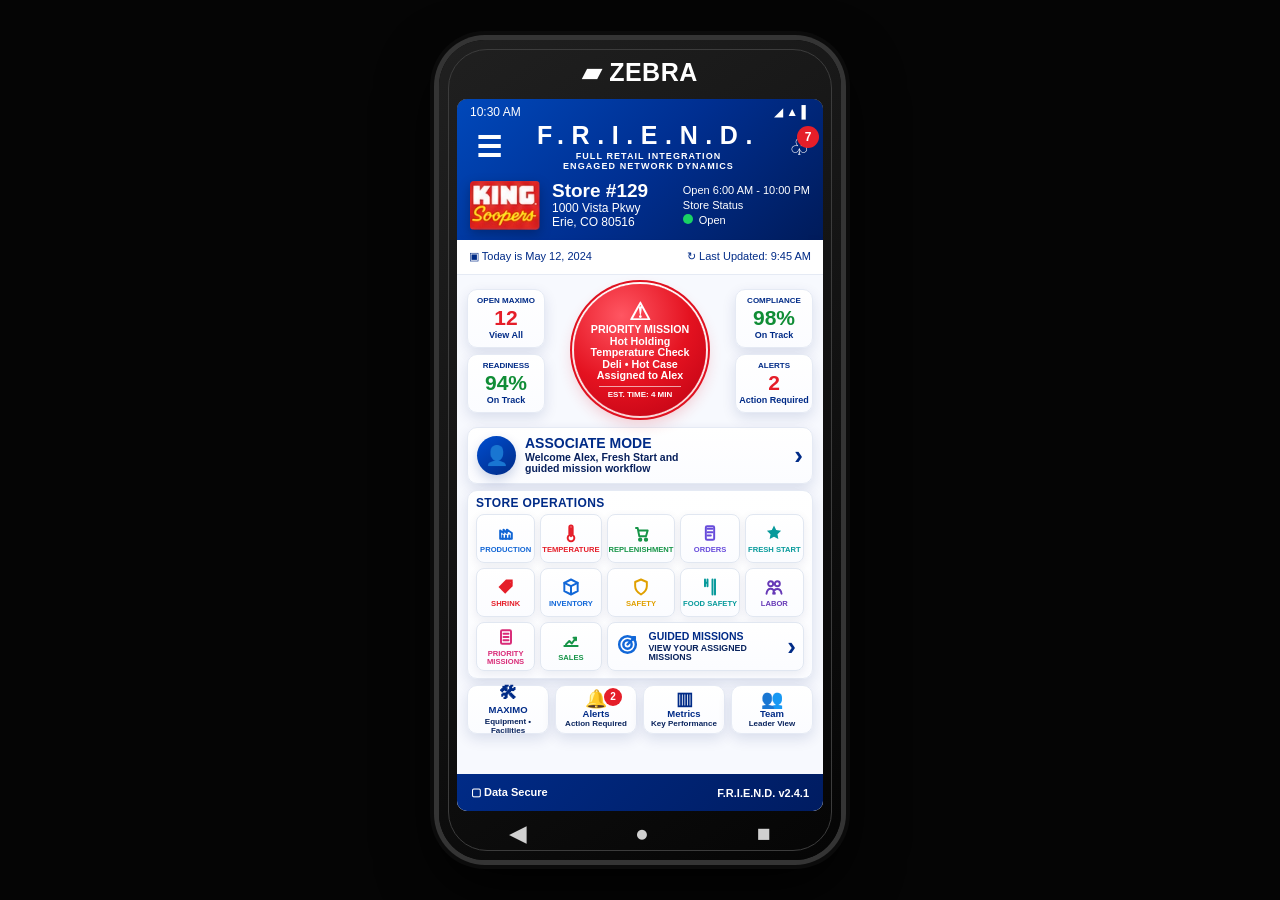
<file: FRIEND_MASTER_SAFETY_COLOR_LOCKED.html>
<!DOCTYPE html>
<html lang="en"><head><meta charset="UTF-8"><meta name="viewport" content="width=device-width, initial-scale=1.0, maximum-scale=1.0, user-scalable=no"><title>F.R.I.E.N.D. Home Screen Review</title>
<style>
:root{--blue:#002b87;--blue2:#0043b8;--dark:#06194f;--red:#e51e29;--green:#108d36;--line:#e5eaf4;--ink:#06194f;--shadow:0 5px 14px rgba(0,35,110,.12)}
*{box-sizing:border-box}html,body{margin:0;width:100%;height:100%;overflow:hidden;background:#050505;font-family:Arial,Helvetica,sans-serif;color:var(--ink)}body{display:flex;align-items:center;justify-content:center}button{font:inherit;border:0;background:none;cursor:pointer;-webkit-tap-highlight-color:transparent;color:inherit}
.device{width:402px;height:820px;background:linear-gradient(145deg,#202020,#050505);border-radius:46px;padding:59px 18px 49px;position:relative;box-shadow:0 0 0 5px #343434,0 0 0 9px #0b0b0b,0 24px 60px #000;transform-origin:center center}
.device:before{content:"";position:absolute;inset:9px;border-radius:39px;border:1px solid #3c3c3c;pointer-events:none}.brand{position:absolute;top:18px;left:0;right:0;text-align:center;color:white;font-size:25px;font-weight:900;letter-spacing:.5px}
.screen{height:712px;border-radius:10px;overflow:hidden;background:#f7f9fe;position:relative;box-shadow:inset 0 0 0 1px #151515}.app{height:100%;display:flex;flex-direction:column}.top{background:linear-gradient(135deg,#0048ba 0%,#002f91 50%,#001b5a 100%);color:white;padding:9px 13px 13px;flex:0 0 auto}.status{display:flex;justify-content:space-between;align-items:center;font-size:13px;margin-bottom:7px;line-height:1}.bar{display:flex;align-items:center;gap:12px}.hamb{font-size:31px;color:white;line-height:1;font-weight:900}.title{flex:1;text-align:center}.title h1{font-size:27px;line-height:1;letter-spacing:8px;margin:0;font-weight:900}.title small{display:block;margin-top:5px;font-size:9.8px;line-height:1.25;letter-spacing:1.08px;font-weight:900}.bell{position:relative;font-size:25px;line-height:1}.badge{position:absolute;right:-9px;top:-10px;background:var(--red);color:white;width:22px;height:22px;border-radius:50%;font-size:12px;display:grid;place-items:center;font-weight:900}
.store{display:flex;align-items:center;gap:14px;margin-top:13px}.logo{width:76px;height:54px;object-fit:cover;border-radius:4px;box-shadow:0 4px 12px rgba(0,0,0,.25)}.store h2{margin:0 0 4px;font-size:21px;line-height:1;font-weight:900}.store p{margin:1px 0;font-size:13px;line-height:1.14}.open{margin-left:auto;font-size:12px;line-height:1.6;white-space:nowrap}.dot{display:inline-block;width:10px;height:10px;background:#19d264;border-radius:50%;margin-right:6px}.date{height:41px;background:white;color:var(--blue);display:flex;align-items:center;justify-content:space-between;padding:0 13px;border-bottom:1px solid var(--line);font-size:12px;flex:0 0 auto;box-shadow:0 2px 10px rgba(0,35,110,.05)}
.content{flex:1;min-height:0;overflow:hidden;padding:9px 11px 55px;background:#f7f9fe}.card{background:linear-gradient(180deg,#fff,#fbfcff);border:1px solid var(--line);border-radius:10px;box-shadow:var(--shadow)}.hero{display:grid;grid-template-columns:82px 1fr 82px;gap:7px;align-items:center;margin-bottom:8px}.miniStats{display:flex;flex-direction:column;gap:8px}.mini{height:68px;display:flex;flex-direction:column;align-items:center;justify-content:center;text-align:center;padding:6px 3px}.label{font-size:8.8px;line-height:1.05;text-transform:uppercase;font-weight:900;color:var(--blue)}.mini .num{font-size:24px;font-weight:900;line-height:1;margin:4px 0;color:var(--blue)}.mini small{font-size:10px;color:var(--blue);font-weight:700}.green{color:var(--green)!important}.red{color:var(--red)!important}
.priority{width:151px;height:151px;border-radius:50%;margin:5px auto 8px;background:radial-gradient(circle at 36% 24%,#ff5662 0,#e41220 52%,#ba0012 100%);display:flex;flex-direction:column;align-items:center;justify-content:center;text-align:center;color:white;box-shadow:0 9px 22px rgba(229,30,41,.25),0 0 0 3px #fff,0 0 0 5px #df1220}.priority .warn{font-size:29px;line-height:.9;margin-bottom:3px;font-weight:900}.priority .ptext{font-size:12px;line-height:1.13;font-weight:900;max-width:123px}.priority .time{font-size:9px;line-height:1;margin-top:5px;padding-top:5px;border-top:1px solid rgba(255,255,255,.62);width:92px;font-weight:900}
.action{margin-bottom:8px}.action button{width:100%;min-height:64px;display:flex;align-items:center;gap:10px;text-align:left;padding:8px 10px}.roundIcon{width:45px;height:45px;border-radius:50%;display:grid;place-items:center;color:white;background:linear-gradient(145deg,#004ed0,#002b87);font-size:22px;box-shadow:0 5px 12px rgba(0,43,135,.2)}.action h3{margin:0 0 4px;font-size:16px;line-height:1;font-weight:900;color:var(--blue)}.action p{margin:0;font-size:11.4px;line-height:1.18;color:#08205c;font-weight:700}.chev{margin-left:auto;color:var(--blue);font-size:30px;font-weight:900;line-height:1}
.ops{padding:8px 9px 10px;margin-bottom:8px}.opsTitle{font-size:13px;line-height:1;margin:0 0 7px;text-transform:uppercase;font-weight:900;color:var(--blue);letter-spacing:.35px}.opsGrid{display:grid;grid-template-columns:repeat(5,1fr);gap:7px}.opTile{height:62px;border:1px solid #e1e7f1;border-radius:9px;background:linear-gradient(180deg,#fff,#fbfcff);box-shadow:0 3px 10px rgba(0,31,84,.075);display:flex;flex-direction:column;align-items:center;justify-content:center;text-align:center;font-size:8.7px;line-height:1.08;font-weight:900;text-transform:uppercase;color:var(--blue);padding:4px 2px}.opTile svg{width:25px;height:25px;margin-bottom:4px;stroke:currentColor;fill:none;stroke-width:2.35;stroke-linecap:round;stroke-linejoin:round}.opTile .fillIcon{fill:currentColor;stroke:none}.c-production{color:#1266d5}.c-temperature{color:#e51e29}.c-replenishment{color:#159447}.c-ordering{color:#674bdb}.c-freshstart{color:#079a9b}.c-shrink{color:#e51e29}.c-inventory{color:#1167d8}.c-safety{color:#e0a000}.c-food{color:#079a9b}.c-labor{color:#673ab7}.c-tasks{color:#d92b78}.c-sales{color:#159447}.guided{grid-column:span 3;display:grid;grid-template-columns:42px 1fr 22px;align-items:center;text-align:left;padding:6px 9px;color:#1167d8}.guided svg{width:31px;height:31px;margin:0}.guided b{font-size:12px;color:var(--blue);line-height:1;display:block}.guided small{font-size:10px;color:#09235d;font-weight:700;line-height:1.1;display:block;margin-top:2px}
.homeNav{display:grid;grid-template-columns:repeat(4,1fr);gap:8px}.tile{height:58px;padding:6px 3px;text-align:center;color:var(--blue);font-size:11px;line-height:1.1;font-weight:900}.tile .tileIcon{font-size:21px;line-height:1;margin-bottom:2px}.tile small{display:block;font-size:9.2px;font-weight:700;color:#09235d;line-height:1.05;margin-top:1px}.tile .badge2{position:absolute;background:var(--red);color:white;border-radius:50%;font-size:11px;width:20px;height:20px;display:grid;place-items:center;top:4px;right:19px}.tile{position:relative}
.footer{position:absolute;left:0;right:0;bottom:0;height:42px;background:linear-gradient(135deg,#002b87,#001c61);color:white;display:flex;align-items:center;justify-content:space-between;padding:0 16px;font-size:12px;font-weight:700}.phoneBtns{position:absolute;bottom:13px;left:70px;right:70px;display:flex;justify-content:space-between;color:#d0d0d0;font-size:23px}
.detail{padding:18px}.detail h2{color:var(--blue);font-size:20px;margin:0 0 10px}.bigBtn{width:100%;height:48px;border-radius:10px;background:#108d36;color:#fff;font-weight:900;margin-top:12px}.back{color:white;font-size:26px;font-weight:900}
@media(max-width:900px){.device{transform:scale(min(calc((100vw - 8px)/402), calc((100vh - 8px)/820), 1));}}
</style>
<style id="home-100-fit-final">
.device{width:402px!important;height:820px!important;padding:59px 18px 49px!important}
.screen{height:712px!important}
.top{padding:7px 13px 10px!important}
.status{font-size:12px!important;margin-bottom:5px!important}
.title h1{font-size:25px!important;letter-spacing:7.6px!important}
.title small{font-size:9px!important;margin-top:3px!important;line-height:1.16!important}
.hamb{font-size:29px!important}.bell{font-size:23px!important}
.store{margin-top:9px!important;gap:12px!important}
.logo{width:70px!important;height:49px!important}
.store h2{font-size:19px!important;margin-bottom:2px!important}
.store p{font-size:12px!important;line-height:1.05!important}
.open{font-size:11px!important;line-height:1.38!important}
.date{height:35px!important;font-size:11px!important;padding:0 12px!important}
.content{padding:6px 10px 43px!important;overflow:hidden!important}
.hero{grid-template-columns:78px 1fr 78px!important;gap:6px!important;margin-bottom:6px!important}
.miniStats{gap:6px!important}.mini{height:59px!important;padding:4px 2px!important}
.label{font-size:8px!important}.mini .num{font-size:21px!important;margin:2px 0!important}.mini small{font-size:9px!important}
.priority{width:132px!important;height:132px!important;margin:3px auto 5px!important;box-shadow:0 7px 16px rgba(229,30,41,.24),0 0 0 2px #fff,0 0 0 4px #df1220!important}
.priority .warn{font-size:24px!important;margin-bottom:2px!important}
.priority .ptext{font-size:10.7px!important;line-height:1.08!important;max-width:112px!important}
.priority .time{font-size:8px!important;margin-top:4px!important;padding-top:4px!important;width:82px!important}
.action{margin-bottom:6px!important}.action button{min-height:55px!important;padding:6px 9px!important;gap:9px!important}
.roundIcon{width:39px!important;height:39px!important;font-size:19px!important}
.action h3{font-size:14px!important;margin-bottom:2px!important}.action p{font-size:10.5px!important;line-height:1.12!important}
.chev{font-size:26px!important}.ops{padding:6px 8px 7px!important;margin-bottom:6px!important}
.opsTitle{font-size:12px!important;margin:0 0 5px!important}.opsGrid{gap:5px!important}
.opTile{height:49px!important;border-radius:8px!important;font-size:7.6px!important;padding:2px 1px!important}
.opTile svg{width:20px!important;height:20px!important;margin-bottom:3px!important}
.guided{height:49px!important;grid-template-columns:34px 1fr 18px!important;padding:4px 7px!important}
.guided svg{width:25px!important;height:25px!important}.guided b{font-size:10.5px!important}
.guided small{font-size:8.8px!important;line-height:1.03!important}
.homeNav{gap:6px!important}.tile{height:49px!important;padding:4px 2px!important;font-size:9.5px!important}
.tile .tileIcon{font-size:18px!important;margin-bottom:1px!important}.tile small{font-size:8px!important}
.tile .badge2{width:18px!important;height:18px!important;font-size:10px!important;right:14px!important;top:2px!important}
.footer{height:37px!important;font-size:11px!important;padding:0 14px!important}
@media(max-width:900px){.device{transform:scale(min(calc((100vw - 8px)/402), calc((100vh - 8px)/820), 1))!important;}}
</style>


<style id="associate-workflow-style">
.stepWrap{padding:10px 10px 43px!important;background:#f7f9fe;overflow:hidden!important}
.screenTitle{color:#002b87;font-weight:900;font-size:18px;line-height:1.05;margin:0 0 8px;text-transform:uppercase}
.subtle{font-size:11px;line-height:1.25;color:#09235d;font-weight:700}
.assocHero{display:grid;grid-template-columns:54px 1fr;gap:10px;align-items:center;margin-bottom:7px}
.avatar{width:54px;height:54px;border-radius:50%;display:grid;place-items:center;color:#fff;background:linear-gradient(145deg,#004ed0,#002b87);font-size:24px;font-weight:900;box-shadow:0 5px 12px rgba(0,43,135,.2)}
.panel{background:linear-gradient(180deg,#fff,#fbfcff);border:1px solid #e5eaf4;border-radius:10px;box-shadow:0 5px 14px rgba(0,35,110,.12);padding:10px;margin-bottom:7px}
.cta{width:100%;height:45px;border-radius:10px;background:linear-gradient(145deg,#18b85a,#0a8f3b);color:white;font-weight:900;font-size:13px;box-shadow:0 5px 13px rgba(16,141,54,.23);margin-top:7px}
.ctaBlue{background:linear-gradient(145deg,#004ed0,#002b87);box-shadow:0 5px 13px rgba(0,43,135,.23)}
.ctaLight{background:#fff;color:#002b87;border:1px solid #cfd9ee;box-shadow:0 3px 10px rgba(0,35,110,.08)}
.missionCard{display:grid;grid-template-columns:38px 1fr 54px;gap:9px;align-items:center}
.badgeP{border-radius:999px;padding:4px 7px;background:#ffe4e7;color:#c60013;font-size:9px;font-weight:900;text-align:center}
.smallGrid{display:grid;grid-template-columns:1fr 1fr;gap:7px}
.infoBox{background:#f7f9fe;border:1px solid #e5eaf4;border-radius:9px;padding:8px;text-align:center}
.infoBox b{display:block;color:#002b87;font-size:20px;line-height:1}
.infoBox span{display:block;color:#09235d;font-size:9px;font-weight:900;text-transform:uppercase;margin-top:2px}
.optionRow{display:grid;grid-template-columns:32px 1fr 20px;gap:9px;align-items:center;border:1px solid #e5eaf4;background:#fff;border-radius:10px;padding:8px;margin-bottom:6px;box-shadow:0 3px 10px rgba(0,35,110,.06)}
.optionRow .oicon{width:32px;height:32px;border-radius:9px;display:grid;place-items:center;color:#fff;font-size:16px;font-weight:900;background:linear-gradient(145deg,#004ed0,#002b87)}
.optionRow.orange .oicon{background:linear-gradient(145deg,#ff9a1f,#e16700)}
.optionRow.purple .oicon{background:linear-gradient(145deg,#674bdb,#3f279b)}
.optionRow h4{margin:0 0 2px;color:#002b87;font-size:12px;line-height:1;text-transform:uppercase}
.optionRow p{margin:0;font-size:9.5px;line-height:1.13;color:#09235d;font-weight:700}
.radioDot{width:17px;height:17px;border-radius:50%;border:2px solid #b8c4dd}
.radioDot.on{border-color:#108d36;box-shadow:inset 0 0 0 4px white;background:#108d36}
.checkList{display:grid;gap:6px}
.checkItem{display:flex;align-items:center;gap:8px;font-size:11px;font-weight:800;color:#09235d}
.checkItem i{width:18px;height:18px;border-radius:50%;display:grid;place-items:center;background:#108d36;color:#fff;font-style:normal;font-size:12px}
.bigCheck{font-size:52px;line-height:1;text-align:center;color:#108d36;margin:4px 0}
.tempRead{font-size:46px!important;color:#108d36!important}
.statusPill{display:inline-block;border-radius:999px;background:#e9f8ef;color:#108d36;padding:5px 9px;font-weight:900;font-size:11px;margin-top:3px}
.progressTop{height:7px;background:#e6eaf4;border-radius:99px;overflow:hidden;margin:7px 0 0}
.progressTop div{height:100%;background:linear-gradient(90deg,#002b87,#0f62ff)}
.kpi3{display:grid;grid-template-columns:repeat(3,1fr);gap:6px}
.kpi3 .infoBox b{font-size:18px}
</style>


<style id="all-buttons-polish-style">
.moduleHero{display:grid;grid-template-columns:46px 1fr 54px;gap:9px;align-items:center}
.moduleIcon{width:46px;height:46px;border-radius:13px;display:grid;place-items:center;color:#fff;font-size:21px;font-weight:900;box-shadow:0 5px 12px rgba(0,43,135,.18)}
.mBlue{background:linear-gradient(145deg,#004ed0,#002b87)}.mRed{background:linear-gradient(145deg,#ff3040,#c60013)}.mGreen{background:linear-gradient(145deg,#16aa4d,#087b31)}.mOrange{background:linear-gradient(145deg,#ff9a1f,#e16700)}.mPurple{background:linear-gradient(145deg,#674bdb,#3f279b)}.mTeal{background:linear-gradient(145deg,#10a9a0,#047a76)}.mGold{background:linear-gradient(145deg,#ffb11c,#f47b00)}
.moduleHero h3{margin:0 0 3px;color:#002b87;font-size:14px;line-height:1;text-transform:uppercase}
.moduleHero p{margin:0;color:#09235d;font-size:10.3px;line-height:1.16;font-weight:700}
.scoreBadge{border-radius:999px;padding:5px 7px;text-align:center;font-size:10px;font-weight:900;background:#eef4ff;color:#002b87}
.alertBadge{background:#ffe5e7;color:#c60013}.goodBadge{background:#e9f8ef;color:#108d36}.warnBadge{background:#fff3d9;color:#a56600}
.barRow{display:grid;grid-template-columns:70px 1fr 42px;gap:7px;align-items:center;margin:7px 0;font-size:10.5px;font-weight:900;color:#09235d}
.track2{height:6px;border-radius:99px;background:#e6eaf4;overflow:hidden}.track2 div{height:100%;border-radius:99px;background:linear-gradient(90deg,#004ed0,#002b87)}
.actionList{display:grid;gap:6px}.actionItem{display:grid;grid-template-columns:22px 1fr auto;gap:7px;align-items:center;border-top:1px solid #e9edf6;padding-top:7px;font-size:10.5px;font-weight:800;color:#09235d}.actionItem:first-child{border-top:0;padding-top:0}.dotIcon{width:22px;height:22px;border-radius:50%;display:grid;place-items:center;background:#002b87;color:white;font-size:11px;font-weight:900}
</style>


<style id="production-update-style">
.prodLegend{display:grid;grid-template-columns:repeat(3,1fr);gap:5px;margin-top:7px}
.prodLegend span{font-size:8.5px;font-weight:900;text-align:center;border-radius:999px;padding:4px 3px}
.prodLegend .r{background:#ffe5e7;color:#c60013}.prodLegend .y{background:#fff1d9;color:#9b6200}.prodLegend .g{background:#e9f8ef;color:#108d36}
.prodBars{padding:9px}
.prodBarRow{display:grid;grid-template-columns:78px 1fr 34px;gap:7px;align-items:center;margin:8px 0;font-size:10px;font-weight:900;color:#09235d}
.prodMeter{position:relative;height:12px;border-radius:99px;overflow:hidden;background:linear-gradient(90deg,#e51e29 0%,#f5c342 50%,#108d36 100%);box-shadow:inset 0 0 0 1px rgba(0,0,0,.08)}
.prodMeter:before{content:"";position:absolute;inset:0;background:repeating-linear-gradient(90deg,transparent 0,transparent calc(25% - 1px),rgba(255,255,255,.85) calc(25% - 1px),rgba(255,255,255,.85) 25%)}
.prodMarker{position:absolute;top:1px;bottom:1px;width:4px;border-radius:99px;background:#001b5a;box-shadow:0 0 0 2px white;transform:translateX(-2px)}
.prodTicks{display:grid;grid-template-columns:repeat(5,1fr);font-size:7.5px;color:#536079;font-weight:900;margin-top:2px;text-align:center}
.prodActions .actionItem:nth-child(1) .dotIcon{background:#e51e29}
.prodActions .actionItem:nth-child(2) .dotIcon{background:#f47b00}
.prodActions .actionItem:nth-child(3) .dotIcon{background:#108d36}
.prodActions .actionItem:nth-child(1) span{background:#ffe5e7;color:#c60013}
.prodActions .actionItem:nth-child(2) span{background:#fff1d9;color:#9b6200}
.prodActions .actionItem:nth-child(3) span{background:#e9f8ef;color:#108d36}
</style>


<style id="production-visible-fix">
/* Production screen visibility fix */
.prodCompact{padding:6px 9px 43px!important;overflow:hidden!important}
.prodCompact .panel{margin-bottom:6px!important;padding:8px!important}
.prodCompact .moduleHero{grid-template-columns:38px 1fr 46px!important;gap:7px!important}
.prodCompact .moduleIcon{width:38px!important;height:38px!important;font-size:18px!important;border-radius:10px!important}
.prodCompact .moduleHero h3{font-size:12.5px!important;margin-bottom:2px!important}
.prodCompact .moduleHero p{font-size:9.2px!important;line-height:1.08!important}
.prodCompact .scoreBadge{font-size:8.5px!important;padding:4px 5px!important}
.prodCompact .smallGrid{gap:6px!important}
.prodCompact .infoBox{padding:6px!important}
.prodCompact .infoBox b{font-size:17px!important}
.prodCompact .infoBox span{font-size:7.8px!important}
.prodCompact .screenTitle{font-size:12px!important;margin-bottom:4px!important}
.prodLegend{display:grid!important;grid-template-columns:repeat(3,1fr)!important;gap:4px!important;margin:4px 0!important}
.prodLegend span{font-size:7.2px!important;padding:3px 2px!important}
.prodBarRow{grid-template-columns:69px 1fr 30px!important;gap:5px!important;margin:5px 0!important;font-size:8.7px!important}
.prodMeter{height:9px!important}
.prodMarker{width:3px!important}
.prodTicks{font-size:6.2px!important;margin-top:1px!important}
.prodActions .actionItem{font-size:8.8px!important;gap:5px!important;padding-top:5px!important}
.prodActions .dotIcon{width:18px!important;height:18px!important;font-size:9px!important}
.prodActions .scoreBadge{font-size:7.5px!important;padding:3px 4px!important}
.prodCompact .cta{height:36px!important;font-size:11px!important;margin-top:6px!important}
</style>


<style id="production-final-tune">
.prodMarker{background:#8B0000!important;box-shadow:0 0 0 2px white!important}
.engagedText{grid-column:1 / -1;font-size:8.8px;line-height:1.12;color:#536079;font-weight:800;margin:-2px 0 1px 69px}
.prodCompact .prodBarRow{margin:4px 0 2px!important}
</style>


<style id="production-lock-inventory-start">
.prodMarker{
  width:8px!important;
  background:#8B0000!important;
  box-shadow:0 0 0 2px #fff,0 0 8px rgba(139,0,0,.45)!important;
  border-radius:8px!important;
  transform:translateX(-4px)!important;
}
.prodActions .actionItem:nth-child(1) .dotIcon{background:#8B0000!important}
.prodActions .actionItem:nth-child(2) .dotIcon{background:#f47b00!important}
.prodActions .actionItem:nth-child(3) .dotIcon{background:#108d36!important}
.prodActions .actionItem:nth-child(1) span{background:#ffe5e7!important;color:#8B0000!important}
.prodActions .actionItem:nth-child(2) span{background:#fff1d9!important;color:#9b6200!important}
.prodActions .actionItem:nth-child(3) span{background:#e9f8ef!important;color:#108d36!important}
.inventoryGrid{display:grid;grid-template-columns:1fr 1fr;gap:6px}
.invRow{display:grid;grid-template-columns:72px 1fr 36px;gap:6px;align-items:center;margin:7px 0;font-size:9.5px;font-weight:900;color:#09235d}
.invTrack{height:9px;border-radius:99px;background:#e6eaf4;overflow:hidden}
.invTrack div{height:100%;border-radius:99px;background:linear-gradient(90deg,#004ed0,#108d36)}
.invActions .actionItem:nth-child(1) .dotIcon{background:#004ed0}
.invActions .actionItem:nth-child(2) .dotIcon{background:#f47b00}
.invActions .actionItem:nth-child(3) .dotIcon{background:#108d36}
</style>


<style id="inventory-v2-style">
.invMetricGrid{display:grid;grid-template-columns:repeat(4,1fr);gap:5px}
.invMetric{background:#fff;border:1px solid #e5eaf4;border-radius:9px;box-shadow:0 3px 9px rgba(0,35,110,.08);padding:6px 2px;text-align:center}
.invMetric b{display:block;color:#002b87;font-size:15px;line-height:1}
.invMetric span{display:block;color:#09235d;font-size:6.9px;font-weight:900;text-transform:uppercase;margin-top:2px}
.invMetric small{display:block;font-size:7.2px;font-weight:900;margin-top:1px}
.invDeptPanel{padding:7px!important}
.invDeptRow{display:grid;grid-template-columns:72px 1fr 31px;gap:5px;align-items:center;margin:4px 0 1px;font-size:8.5px;font-weight:900;color:#09235d}
.invAccTrack{height:8px;border-radius:99px;background:linear-gradient(90deg,#e51e29 0%,#f5c342 50%,#108d36 100%);position:relative;overflow:hidden}
.invAccTrack:before{content:"";position:absolute;inset:0;background:repeating-linear-gradient(90deg,transparent 0,transparent calc(25% - 1px),rgba(255,255,255,.75) calc(25% - 1px),rgba(255,255,255,.75) 25%)}
.invAccMark{position:absolute;top:0;bottom:0;width:5px;border-radius:99px;background:#8B0000;box-shadow:0 0 0 1.5px #fff;transform:translateX(-2.5px)}
.invCounts{grid-column:1 / -1;font-size:7.4px;color:#536079;font-weight:800;margin:0 0 2px 72px;line-height:1.05}
.invTicks{display:grid;grid-template-columns:repeat(5,1fr);font-size:5.9px;color:#536079;font-weight:900;margin-top:1px;text-align:center}
.invActions .actionItem:nth-child(1) .dotIcon{background:#e51e29!important}
.invActions .actionItem:nth-child(2) .dotIcon{background:#f47b00!important}
.invActions .actionItem:nth-child(3) .dotIcon{background:#108d36!important}
.invActions .actionItem{font-size:8.6px!important}
</style>


<style id="inventory-priority-final">
.invMetric.oosMetric{border-color:#ffd2d6;background:linear-gradient(180deg,#fff5f6,#fff)}
.invMetric.oosMetric b,.invMetric.oosMetric span,.invMetric.oosMetric small{color:#c60013!important}
.inventoryPriority .screenTitle{color:#002b87}
.inventoryPriority .actionItem:nth-child(1) .dotIcon{background:#c60013!important}
.inventoryPriority .actionItem:nth-child(1) span{background:#ffe5e7!important;color:#c60013!important}
.inventoryPriority .actionItem:nth-child(2) .dotIcon{background:#f47b00!important}
.inventoryPriority .actionItem:nth-child(2) span{background:#fff1d9!important;color:#9b6200!important}
.inventoryPriority .actionItem:nth-child(3) .dotIcon{background:#108d36!important}
.inventoryPriority .actionItem:nth-child(3) span{background:#e9f8ef!important;color:#108d36!important}
</style>


<style id="shrink-review-style">
.shrinkMetricGrid{display:grid;grid-template-columns:repeat(4,1fr);gap:5px}
.shrinkMetric{background:#fff;border:1px solid #e5eaf4;border-radius:9px;box-shadow:0 3px 9px rgba(0,35,110,.08);padding:6px 2px;text-align:center}
.shrinkMetric b{display:block;color:#002b87;font-size:14px;line-height:1}
.shrinkMetric span{display:block;color:#09235d;font-size:6.8px;font-weight:900;text-transform:uppercase;margin-top:2px}
.shrinkMetric small{display:block;font-size:7.1px;font-weight:900;margin-top:1px}
.shrinkMetric.risk{border-color:#ffe2aa;background:linear-gradient(180deg,#fff8ea,#fff)}
.shrinkMetric.risk b,.shrinkMetric.risk small{color:#9b6200!important}
.shrinkMetric.redRisk{border-color:#ffd2d6;background:linear-gradient(180deg,#fff5f6,#fff)}
.shrinkDeptPanel{padding:7px!important}
.shrinkDeptRow{display:grid;grid-template-columns:72px 1fr 32px;gap:5px;align-items:center;margin:4px 0 1px;font-size:8.5px;font-weight:900;color:#09235d}
.shrinkTrack{height:8px;border-radius:99px;background:linear-gradient(90deg,#108d36 0%,#f5c342 50%,#e51e29 100%);position:relative;overflow:hidden}
.shrinkTrack:before{content:"";position:absolute;inset:0;background:repeating-linear-gradient(90deg,transparent 0,transparent calc(25% - 1px),rgba(255,255,255,.75) calc(25% - 1px),rgba(255,255,255,.75) 25%)}
.shrinkMark{position:absolute;top:0;bottom:0;width:6px;border-radius:99px;background:#8B0000;box-shadow:0 0 0 1.5px #fff,0 0 6px rgba(139,0,0,.4);transform:translateX(-3px)}
.shrinkTicks{display:grid;grid-template-columns:repeat(5,1fr);font-size:5.9px;color:#536079;font-weight:900;margin-top:1px;text-align:center}
.shrinkNote{grid-column:1 / -1;font-size:7.3px;color:#536079;font-weight:800;margin:0 0 2px 72px;line-height:1.05}
.shrinkPriority .actionItem{font-size:8.4px!important}
.shrinkPriority .actionItem:nth-child(1) .dotIcon{background:#c60013!important}
.shrinkPriority .actionItem:nth-child(1) span{background:#ffe5e7!important;color:#c60013!important}
.shrinkPriority .actionItem:nth-child(2) .dotIcon{background:#f47b00!important}
.shrinkPriority .actionItem:nth-child(2) span{background:#fff1d9!important;color:#9b6200!important}
.shrinkPriority .actionItem:nth-child(3) .dotIcon{background:#108d36!important}
.shrinkPriority .actionItem:nth-child(3) span{background:#e9f8ef!important;color:#108d36!important}
</style>


<style id="shrink-final-corrections-v3">
.shrinkMetricGrid{display:grid!important;grid-template-columns:repeat(4,1fr)!important;gap:5px!important}
.shrinkMetric{
  background:#fff!important;
  border:1px solid #e5eaf4!important;
  border-radius:9px!important;
  box-shadow:0 3px 9px rgba(0,35,110,.08)!important;
  padding:6px 2px!important;
  text-align:center!important;
}
.shrinkMetric .tileTitle{
  display:block!important;
  color:#000!important;
  font-size:6.8px!important;
  line-height:1.05!important;
  font-weight:900!important;
  text-transform:uppercase!important;
  margin:0 0 2px!important;
}
.shrinkMetric .tileValue{
  display:block!important;
  font-size:14px!important;
  line-height:1!important;
  font-weight:900!important;
  margin:0!important;
}
.shrinkMetric .tileTrend{
  display:block!important;
  font-size:7.1px!important;
  line-height:1.05!important;
  font-weight:900!important;
  margin:2px 0 0!important;
}
.darkYellow{color:#A66A00!important}
.redValue{color:#C60013!important}
.greenValue{color:#108d36!important}
.shrinkPriority .actionItem:nth-child(2) .dotIcon{background:#f47b00!important}
.shrinkPriority .actionItem:nth-child(2) span{background:#fff1d9!important;color:#9b6200!important}
</style>


<style id="shrink-lock-final-pass">
.shrinkTrack{
  background:linear-gradient(90deg,#e51e29 0%,#f5c342 50%,#108d36 100%)!important;
}
.shrinkMetricGrid{display:grid!important;grid-template-columns:repeat(4,1fr)!important;gap:5px!important}
.shrinkMetric{
  background:#fff!important;
  border:1px solid #e5eaf4!important;
  border-radius:9px!important;
  box-shadow:0 3px 9px rgba(0,35,110,.08)!important;
  padding:6px 2px!important;
  text-align:center!important;
}
.shrinkMetric .tileTitle{
  display:block!important;
  color:#000!important;
  font-size:6.8px!important;
  line-height:1.05!important;
  font-weight:900!important;
  text-transform:uppercase!important;
  margin:0 0 2px!important;
}
.shrinkMetric .tileValue{
  display:block!important;
  font-size:14px!important;
  line-height:1!important;
  font-weight:900!important;
  margin:0!important;
}
.shrinkMetric .tileTrend{
  display:block!important;
  font-size:7.1px!important;
  line-height:1.05!important;
  font-weight:900!important;
  margin:2px 0 0!important;
}
.darkYellow{color:#A66A00!important}
.redValue{color:#C60013!important}
.greenValue{color:#108d36!important}
.shrinkPriority .actionItem:nth-child(2) .dotIcon{background:#f47b00!important}
.shrinkPriority .actionItem:nth-child(2) span{background:#fff1d9!important;color:#9b6200!important}
</style>


<style id="shrink-locked-flip-back">
.shrinkTrack{
  background:linear-gradient(90deg,#108d36 0%,#f5c342 50%,#e51e29 100%)!important;
}
</style>


<style id="replenishment-review-style">
.repMetricGrid{display:grid;grid-template-columns:repeat(4,1fr);gap:5px}
.repMetric{background:#fff;border:1px solid #e5eaf4;border-radius:9px;box-shadow:0 3px 9px rgba(0,35,110,.08);padding:6px 2px;text-align:center}
.repMetric span{display:block;color:#000;font-size:6.8px;font-weight:900;text-transform:uppercase;line-height:1.05;margin-bottom:2px}
.repMetric b{display:block;font-size:14px;line-height:1;font-weight:900}
.repMetric small{display:block;font-size:7.1px;font-weight:900;margin-top:2px}
.repGreen{color:#108d36!important}.repBlue{color:#002b87!important}.repYellow{color:#9b6200!important}
.repDeptPanel{padding:7px!important}
.repRow{display:grid;grid-template-columns:86px 1fr 28px;gap:5px;align-items:center;margin:4px 0 1px;font-size:8.3px;font-weight:900;color:#09235d}
.repTrack{height:8px;border-radius:99px;background:#e6eaf4;overflow:hidden}
.repTrack div{height:100%;border-radius:99px;background:linear-gradient(90deg,#004ed0,#108d36)}
.repAssign{grid-column:1 / -1;font-size:7.25px;color:#536079;font-weight:800;margin:0 0 2px 86px;line-height:1.05}
.repPriority .actionItem{font-size:8.2px!important}
.repPriority .actionItem:nth-child(1) .dotIcon{background:#108d36!important}
.repPriority .actionItem:nth-child(1) span{background:#e9f8ef!important;color:#108d36!important}
.repPriority .actionItem:nth-child(2) .dotIcon{background:#108d36!important}
.repPriority .actionItem:nth-child(2) span{background:#e9f8ef!important;color:#108d36!important}
.repPriority .actionItem:nth-child(3) .dotIcon{background:#f47b00!important}
.repPriority .actionItem:nth-child(3) span{background:#fff1d9!important;color:#9b6200!important}
.fifoBox{background:#f7f9fe;border:1px solid #e5eaf4;border-radius:9px;padding:7px;margin-top:6px;font-size:8.5px;font-weight:800;color:#09235d;line-height:1.2}
</style>


<style id="replenishment-lock-spacing-final">
.repPriority .actionItem{
  padding-top:4px!important;
  padding-bottom:2px!important;
  font-size:8px!important;
  gap:5px!important;
}
.repPriority .dotIcon{
  width:18px!important;
  height:18px!important;
  font-size:9px!important;
}
.repPriority .scoreBadge{
  font-size:7.2px!important;
  padding:3px 4px!important;
}
.repPriority .screenTitle{
  margin-bottom:4px!important;
}
.repPriority .fifoBox{
  padding:5px!important;
  margin-top:4px!important;
  font-size:7.8px!important;
  line-height:1.08!important;
}
.repPriority .cta{
  height:34px!important;
  font-size:10.5px!important;
  margin-top:5px!important;
}
</style>


<style id="replenishment-final-banner-button-fix">
/* Replenishment final adjustment: preserve approved layout, shrink banner 12%, remove guided mission button */
#app .repMetricGrid + .panel { margin-bottom:5px!important; }
.repPriority .cta{display:none!important}
.content:has(.repMetricGrid) .moduleHero{
  grid-template-columns:34px 1fr 42px!important;
  gap:6px!important;
  padding:7px!important;
  margin-bottom:5px!important;
}
.content:has(.repMetricGrid) .moduleHero .moduleIcon{
  width:34px!important;
  height:34px!important;
  font-size:16px!important;
  border-radius:9px!important;
}
.content:has(.repMetricGrid) .moduleHero h3{
  font-size:11.5px!important;
  margin-bottom:1px!important;
}
.content:has(.repMetricGrid) .moduleHero p{
  font-size:8.7px!important;
  line-height:1.05!important;
}
.content:has(.repMetricGrid) .moduleHero .scoreBadge{
  font-size:7.3px!important;
  padding:3px 4px!important;
}
</style>


<style id="rep-bottom-4pct">
.repPriority{
  padding:5px !important;
}
.repPriority .actionList{
  gap:2px !important;
}
.repPriority .actionItem{
  padding-top:2px !important;
  padding-bottom:1px !important;
}
.repPriority .fifoBox{
  padding:3px !important;
  margin-top:2px !important;
  margin-bottom:0 !important;
  line-height:1.0 !important;
}
</style>


<style id="rep-remove-flow-lock">
.repPriority > .fifoBox{
  display:none!important;
}
</style>


<style id="food-safety-review-style">
.foodMetricGrid{display:grid;grid-template-columns:repeat(4,1fr);gap:5px}
.foodMetric{background:#fff;border:1px solid #e5eaf4;border-radius:9px;box-shadow:0 3px 9px rgba(0,35,110,.08);padding:6px 2px;text-align:center}
.foodMetric span{display:block;color:#000;font-size:6.8px;font-weight:900;text-transform:uppercase;line-height:1.05;margin-bottom:2px}
.foodMetric b{display:block;font-size:14px;line-height:1;font-weight:900}
.foodMetric small{display:block;font-size:7.1px;font-weight:900;margin-top:2px}
.foodGreen{color:#108d36!important}.foodYellow{color:#9b6200!important}.foodRed{color:#c60013!important}
.foodDeptPanel{padding:7px!important}
.foodDeptRow{display:grid;grid-template-columns:82px 1fr 40px;gap:5px;align-items:center;border-bottom:1px solid #e9edf6;padding:4px 0;font-size:8.6px;font-weight:900;color:#09235d}
.foodDeptRow:last-child{border-bottom:0}
.foodTrend{font-size:7.3px;font-weight:900;color:#536079;line-height:1.05}
.foodScore{text-align:right;font-size:11px;font-weight:900}
.foodPriority .actionItem{font-size:8.2px!important;line-height:1.07!important}
.foodPriority .actionItem:nth-child(1) .dotIcon{background:#c60013!important}
.foodPriority .actionItem:nth-child(1) span{background:#ffe5e7!important;color:#c60013!important}
.foodPriority .actionItem:nth-child(2) .dotIcon{background:#f47b00!important}
.foodPriority .actionItem:nth-child(2) span{background:#fff1d9!important;color:#9b6200!important}
.foodPriority .actionItem:nth-child(3) .dotIcon{background:#f47b00!important}
.foodPriority .actionItem:nth-child(3) span{background:#fff1d9!important;color:#9b6200!important}
.foodCompact{padding:6px 9px 43px!important;overflow:hidden!important}
.foodCompact .panel{margin-bottom:6px!important;padding:8px!important}
.foodCompact .moduleHero{grid-template-columns:38px 1fr 46px!important;gap:7px!important}
.foodCompact .moduleIcon{width:38px!important;height:38px!important;font-size:18px!important;border-radius:10px!important}
.foodCompact .moduleHero h3{font-size:12.5px!important;margin-bottom:2px!important}
.foodCompact .moduleHero p{font-size:9.1px!important;line-height:1.07!important}
.foodCompact .scoreBadge{font-size:8px!important;padding:4px 5px!important}
</style>


<style id="ordering-review-style">
.orderMetricGrid{display:grid;grid-template-columns:repeat(4,1fr);gap:5px}
.orderMetric{background:#fff;border:1px solid #e5eaf4;border-radius:9px;box-shadow:0 3px 9px rgba(0,35,110,.08);padding:6px 2px;text-align:center}
.orderMetric span{display:block;color:#000;font-size:6.8px;font-weight:900;text-transform:uppercase;line-height:1.05;margin-bottom:2px}
.orderMetric b{display:block;font-size:14px;line-height:1;font-weight:900}
.orderMetric small{display:block;font-size:7.1px;font-weight:900;margin-top:2px}
.orderGreen{color:#108d36!important}.orderBlue{color:#002b87!important}.orderRed{color:#c60013!important}.orderYellow{color:#9b6200!important}
.orderDeptPanel{padding:7px!important}
.orderRow{display:grid;grid-template-columns:75px 1fr 74px;gap:5px;align-items:center;border-bottom:1px solid #e9edf6;padding:4px 0;font-size:8.5px;font-weight:900;color:#09235d}
.orderRow:last-child{border-bottom:0}
.orderLeader{font-size:7.3px;color:#536079;font-weight:800;line-height:1.05}
.assistBtn{height:22px;border-radius:999px;background:#108d36;color:white;font-size:6.8px;font-weight:900;padding:0 5px;box-shadow:0 2px 6px rgba(16,141,54,.2)}
.assistBtn.closed{background:#dce3ef;color:#6a7488;box-shadow:none}
.orderPriority .actionItem{font-size:8.2px!important;line-height:1.07!important}
.orderPriority .actionItem:nth-child(1) .dotIcon{background:#108d36!important}
.orderPriority .actionItem:nth-child(1) span{background:#e9f8ef!important;color:#108d36!important}
.orderPriority .actionItem:nth-child(2) .dotIcon{background:#f47b00!important}
.orderPriority .actionItem:nth-child(2) span{background:#fff1d9!important;color:#9b6200!important}
.orderPriority .actionItem:nth-child(3) .dotIcon{background:#c60013!important}
.orderPriority .actionItem:nth-child(3) span{background:#ffe5e7!important;color:#c60013!important}
.orderCompact{padding:6px 9px 43px!important;overflow:hidden!important}
.orderCompact .panel{margin-bottom:6px!important;padding:8px!important}
.orderCompact .moduleHero{grid-template-columns:38px 1fr 46px!important;gap:7px!important}
.orderCompact .moduleIcon{width:38px!important;height:38px!important;font-size:18px!important;border-radius:10px!important}
.orderCompact .moduleHero h3{font-size:12.5px!important;margin-bottom:2px!important}
.orderCompact .moduleHero p{font-size:9.1px!important;line-height:1.07!important}
.orderCompact .scoreBadge{font-size:8px!important;padding:4px 5px!important}
</style>


<style id="ordering-remove-assignments-space-final">
.orderCompact{
  padding:7px 9px 43px!important;
  overflow:hidden!important;
}
.orderCompact .panel{
  margin-bottom:8px!important;
  padding:9px!important;
}
.orderCompact .moduleHero{
  grid-template-columns:40px 1fr 48px!important;
  gap:8px!important;
}
.orderCompact .moduleIcon{
  width:40px!important;
  height:40px!important;
  font-size:19px!important;
}
.orderMetricGrid{
  gap:6px!important;
  margin-bottom:8px!important;
}
.orderMetric{
  padding:7px 2px!important;
}
.orderMetric span{
  font-size:7px!important;
}
.orderMetric b{
  font-size:15px!important;
}
.orderMetric small{
  font-size:7.3px!important;
}
.orderDeptPanel{
  padding:9px!important;
}
.orderRow{
  grid-template-columns:78px 1fr 78px!important;
  padding:5px 0!important;
  font-size:8.8px!important;
}
.orderLeader{
  font-size:7.5px!important;
}
.assistBtn{
  height:24px!important;
  font-size:6.9px!important;
}
</style>




<style id="labor-final-grid-adjustment">
.laborCompact{padding:6px 8px 43px!important;overflow:hidden!important}
.laborCompact .panel{margin-bottom:6px!important;padding:8px!important}
.laborMetricGrid{display:grid!important;grid-template-columns:repeat(4,1fr)!important;gap:5px!important}
.laborMetric{background:#fff!important;border:1px solid #e5eaf4!important;border-radius:9px!important;box-shadow:0 3px 9px rgba(0,35,110,.08)!important;padding:6px 2px!important;text-align:center!important}
.laborMetric span{display:block!important;font-size:6.3px!important;font-weight:900!important;color:#000!important;line-height:1.05!important;text-transform:uppercase!important}
.laborMetric b{display:block!important;font-size:13px!important;font-weight:900!important;line-height:1!important;margin-top:2px!important}
.laborMetric small{display:block!important;font-size:6.7px!important;font-weight:900!important;line-height:1.05!important;margin-top:2px!important}
.laborRed{color:#c60013!important}.laborGreen{color:#108d36!important}.laborYellow{color:#9b6200!important}
.laborGrid{display:grid!important;grid-template-columns:56px repeat(6,1fr)!important;gap:2px!important;font-size:6.3px!important;font-weight:900!important;line-height:1!important}
.laborGrid div{background:#fff!important;border:1px solid #e9edf6!important;border-radius:5px!important;padding:3px 2px!important;text-align:center!important;min-height:18px!important;display:flex!important;align-items:center!important;justify-content:center!important}
.laborGrid .head{background:#eef4ff!important;color:#002b87!important;text-transform:uppercase!important}
.laborGrid .dept{color:#09235d!important;justify-content:flex-start!important;text-align:left!important;padding-left:3px!important}
.laborCompact .screenTitle{font-size:11.5px!important;margin-bottom:4px!important}
.laborCompact .actionItem{font-size:8px!important;line-height:1.05!important;padding-top:4px!important;gap:5px!important}
.laborCompact .dotIcon{width:18px!important;height:18px!important;font-size:9px!important}
.laborCompact .scoreBadge{font-size:6.9px!important;padding:3px 4px!important}
</style>


<style id="labor-tile-mission-polish">
.laborMetric{
  min-height:54px!important;
  padding:8px 3px!important;
}
.laborMetric span{
  font-size:7px!important;
  line-height:1.08!important;
}
.laborMetric b{
  font-size:15.5px!important;
  margin-top:3px!important;
}
.laborMetric small{
  font-size:7.2px!important;
  margin-top:3px!important;
}
.laborCompact .panel{
  margin-bottom:5px!important;
  padding:7px!important;
}
.laborCompact .actionList{
  gap:4px!important;
}
.laborCompact .actionItem{
  font-size:7.8px!important;
  line-height:1.04!important;
  padding-top:4px!important;
}
.laborPriority .actionItem:nth-child(1) .dotIcon{background:#f47b00!important}
.laborPriority .actionItem:nth-child(1) span{background:#fff1d9!important;color:#9b6200!important}
.laborPriority .actionItem:nth-child(2) .dotIcon{background:#c60013!important}
.laborPriority .actionItem:nth-child(2) span{background:#ffe5e7!important;color:#c60013!important}
.laborPriority .actionItem:nth-child(3) .dotIcon{background:#c60013!important}
.laborPriority .actionItem:nth-child(3) span{background:#ffe5e7!important;color:#c60013!important}
</style>


<style id="labor-vertical-fill-final">
.laborCompact{
  padding:7px 8px 43px!important;
}
.laborMetric{
  min-height:66px!important;
  padding:10px 3px!important;
}
.laborMetric span{
  font-size:7.4px!important;
  line-height:1.1!important;
}
.laborMetric b{
  font-size:17px!important;
  margin-top:4px!important;
}
.laborMetric small{
  font-size:7.7px!important;
  margin-top:4px!important;
}
.laborPriority{
  padding:9px!important;
}
.laborPriority .actionList{
  gap:7px!important;
}
.laborPriority .actionItem{
  min-height:44px!important;
  font-size:8.8px!important;
  line-height:1.1!important;
  padding-top:7px!important;
  padding-bottom:5px!important;
}
.laborPriority .dotIcon{
  width:22px!important;
  height:22px!important;
  font-size:11px!important;
}
.laborPriority .scoreBadge{
  font-size:7.5px!important;
  padding:4px 5px!important;
}
.laborPriority .actionItem:nth-child(1) .dotIcon{background:#c60013!important}
.laborPriority .actionItem:nth-child(1) span{background:#ffe5e7!important;color:#c60013!important}
</style>


<style id="fresh-start-screen-style">
.freshCompact{padding:6px 8px 43px!important;overflow:hidden!important}
.freshCompact .panel{margin-bottom:5px!important;padding:7px!important}
.freshMetricGrid{display:grid!important;grid-template-columns:repeat(4,1fr)!important;gap:5px!important}
.freshMetric{background:#fff!important;border:1px solid #e5eaf4!important;border-radius:9px!important;box-shadow:0 3px 9px rgba(0,35,110,.08)!important;padding:7px 2px!important;text-align:center!important;min-height:58px!important}
.freshMetric span{display:block!important;font-size:6.5px!important;font-weight:900!important;color:#000!important;line-height:1.08!important;text-transform:uppercase!important}
.freshMetric b{display:block!important;font-size:15.5px!important;font-weight:900!important;line-height:1!important;margin-top:3px!important}
.freshMetric small{display:block!important;font-size:6.8px!important;font-weight:900!important;line-height:1.05!important;margin-top:3px!important}
.freshGreen{color:#108d36!important}.freshYellow{color:#9b6200!important}.freshRed{color:#c60013!important}.freshBlue{color:#002b87!important}
.freshRank{display:grid!important;grid-template-columns:52px 1fr 65px!important;gap:7px!important;align-items:center!important}
.freshRankIcon{width:46px!important;height:46px!important;border-radius:13px!important;background:linear-gradient(145deg,#16aa4d,#087b31)!important;color:#fff!important;display:grid!important;place-items:center!important;font-size:20px!important;font-weight:900!important}
.freshRank h3{margin:0!important;color:#002b87!important;font-size:12px!important;line-height:1!important;text-transform:uppercase!important}
.freshRank p{margin:2px 0 0!important;color:#09235d!important;font-size:8.7px!important;line-height:1.08!important;font-weight:800!important}
.freshRankBadge{background:#e9f8ef!important;color:#108d36!important;border-radius:999px!important;padding:5px 4px!important;text-align:center!important;font-size:8px!important;font-weight:900!important}
.freshGrid{display:grid!important;grid-template-columns:1fr 58px!important;gap:3px!important;font-size:8px!important;font-weight:900!important;line-height:1.05!important}
.freshGrid div{background:#fff!important;border:1px solid #e9edf6!important;border-radius:6px!important;padding:4px 3px!important;min-height:21px!important;display:flex!important;align-items:center!important}
.freshGrid .head{background:#eef4ff!important;color:#002b87!important;text-transform:uppercase!important;justify-content:center!important;font-size:7.2px!important}
.freshGrid .status{justify-content:center!important}
.freshComms{display:grid!important;gap:3px!important}
.freshMsg{display:grid!important;grid-template-columns:16px 1fr!important;gap:5px!important;align-items:center!important;font-size:7.8px!important;font-weight:900!important;color:#09235d!important;border-bottom:1px solid #e9edf6!important;padding:3px 0!important}
.freshMsg:last-child{border-bottom:0!important}
.freshMsg i{width:16px!important;height:16px!important;border-radius:50%!important;background:#002b87!important;color:white!important;display:grid!important;place-items:center!important;font-style:normal!important;font-size:8px!important}
.freshPriority .actionList{gap:4px!important}
.freshPriority .actionItem{font-size:7.8px!important;line-height:1.05!important;padding-top:4px!important;gap:5px!important}
.freshPriority .dotIcon{width:18px!important;height:18px!important;font-size:9px!important}
.freshPriority .scoreBadge{font-size:6.9px!important;padding:3px 4px!important}
.freshPriority .actionItem:nth-child(1) .dotIcon{background:#c60013!important}
.freshPriority .actionItem:nth-child(1) span{background:#ffe5e7!important;color:#c60013!important}
.freshPriority .actionItem:nth-child(2) .dotIcon{background:#f47b00!important}
.freshPriority .actionItem:nth-child(2) span{background:#fff1d9!important;color:#9b6200!important}
.freshPriority .actionItem:nth-child(3) .dotIcon{background:#f47b00!important}
.freshPriority .actionItem:nth-child(3) span{background:#fff1d9!important;color:#9b6200!important}
.freshCompact .screenTitle{font-size:11.5px!important;margin-bottom:4px!important}
</style>


<style id="home-priority-maximo-final">
.priorityMissionRed,.priorityMissionRed *{color:#c60013!important}
.maximoCard h3,.maximoCard b{color:#002b87!important}
.maximoCard .roundIcon{background:linear-gradient(145deg,#674bdb,#3f279b)!important}
</style>


<style id="maximo-home-card-polish">
.maximoCard .roundIcon{background:linear-gradient(145deg,#674bdb,#3f279b)!important}
</style>


<style id="maximo-tile-center-final">
.maximoTile{
  display:flex!important;
  flex-direction:column!important;
  align-items:center!important;
  justify-content:center!important;
  text-align:center!important;
  gap:2px!important;
  padding:4px 2px!important;
}
.maximoTile .tileIcon{
  margin:0 0 1px 0!important;
  line-height:1!important;
}
.maximoTile .maximoTitle{
  width:100%!important;
  text-align:center!important;
  line-height:1!important;
}
.maximoTile small{
  width:100%!important;
  display:block!important;
  text-align:center!important;
  line-height:1.05!important;
  margin-top:2px!important;
}
</style>


<style id="safety-screen-style">
.safetyCompact{padding:7px 8px 43px!important;overflow:hidden!important}
.safetyCompact .panel{margin-bottom:6px!important;padding:8px!important}
.safetyMetricGrid{display:grid!important;grid-template-columns:repeat(4,1fr)!important;gap:5px!important}
.safetyMetric{background:#fff!important;border:1px solid #e5eaf4!important;border-radius:9px!important;box-shadow:0 3px 9px rgba(0,35,110,.08)!important;padding:8px 2px!important;text-align:center!important;min-height:62px!important}
.safetyMetric span{display:block!important;color:#000!important;font-size:6.8px!important;font-weight:900!important;text-transform:uppercase!important;line-height:1.08!important}
.safetyMetric b{display:block!important;font-size:16px!important;line-height:1!important;font-weight:900!important;margin-top:4px!important}
.safetyMetric small{display:block!important;font-size:7.2px!important;font-weight:900!important;line-height:1.05!important;margin-top:4px!important}
.safeGreen{color:#108d36!important}.safeYellow{color:#9b6200!important}.safeRed{color:#c60013!important}.safeBlue{color:#002b87!important}
.safetyGrid{display:grid!important;grid-template-columns:1fr 52px!important;gap:3px!important;font-size:7.7px!important;font-weight:900!important;line-height:1.05!important}
.safetyGrid div{background:#fff!important;border:1px solid #e9edf6!important;border-radius:6px!important;padding:4px 3px!important;min-height:20px!important;display:flex!important;align-items:center!important}
.safetyGrid .head{background:#eef4ff!important;color:#002b87!important;text-transform:uppercase!important;justify-content:center!important;font-size:7px!important}
.safetyGrid .status{justify-content:center!important}
.safetyPriority .actionList{gap:7px!important}
.safetyPriority .actionItem{min-height:42px!important;font-size:8.6px!important;line-height:1.1!important;padding-top:6px!important;padding-bottom:4px!important;gap:6px!important}
.safetyPriority .dotIcon{width:22px!important;height:22px!important;font-size:11px!important}
.safetyPriority .scoreBadge{font-size:7.2px!important;padding:4px 5px!important}
.safetyPriority .actionItem:nth-child(1) .dotIcon{background:#f47b00!important}
.safetyPriority .actionItem:nth-child(1) span{background:#fff1d9!important;color:#9b6200!important}
.safetyPriority .actionItem:nth-child(2) .dotIcon{background:#c60013!important}
.safetyPriority .actionItem:nth-child(2) span{background:#ffe5e7!important;color:#c60013!important}
.safetyTopics{display:grid!important;gap:4px!important}
.safetyTopic{display:grid!important;grid-template-columns:17px 1fr!important;gap:5px!important;align-items:center!important;font-size:8px!important;font-weight:900!important;color:#09235d!important;border-bottom:1px solid #e9edf6!important;padding:4px 0!important}
.safetyTopic:last-child{border-bottom:0!important}
.safetyTopic i{width:17px!important;height:17px!important;border-radius:50%!important;background:#e0a000!important;color:white!important;display:grid!important;place-items:center!important;font-style:normal!important;font-size:8px!important}
.safetyCompact .screenTitle{font-size:11.5px!important;margin-bottom:4px!important}
</style>

</head><body>
<div class="device"><div class="brand">▰ ZEBRA</div><div class="screen"><div class="app" id="app"></div></div><div class="phoneBtns"><span>◀</span><span>●</span><span>■</span></div></div>
<script>
const logo='[data-uri]';
function icon(name){const s={production:'<svg viewBox="0 0 24 24"><path d="M5 19V9l4 3V8l4 4V8l6 4v7H5z"/><path d="M8 19v-4M12 19v-4M16 19v-4"/></svg>',temperature:'<svg viewBox="0 0 24 24"><path d="M10 14.5V5a2 2 0 0 1 4 0v9.5a4 4 0 1 1-4 0z"/><path d="M12 6v10"/></svg>',replenishment:'<svg viewBox="0 0 24 24"><path d="M6 6h2l2 10h8l2-7H9"/><circle cx="11" cy="20" r="1.4"/><circle cx="18" cy="20" r="1.4"/></svg>',ordering:'<svg viewBox="0 0 24 24"><rect x="7" y="4" width="10" height="16" rx="1.5"/><path d="M9 7h6M9 11h6M9 15h4"/></svg>',freshstart:'<svg viewBox="0 0 24 24"><path class="fillIcon" d="M12 3l2.6 5.4 5.9.8-4.3 4.2 1 5.9L12 16.5 6.8 19.3l1-5.9L3.5 9.2l5.9-.8L12 3z"/></svg>',shrink:'<svg viewBox="0 0 24 24"><path class="fillIcon" d="M3 12l9-9h8v8l-9 9L3 12z"/><circle cx="17" cy="7" r="1.5" fill="white"/></svg>',inventory:'<svg viewBox="0 0 24 24"><path d="M4 7l8-4 8 4-8 4-8-4z"/><path d="M4 7v10l8 4 8-4V7M12 11v10"/></svg>',safety:'<svg viewBox="0 0 24 24"><path d="M12 3l7 3v5c0 4.5-3 7.5-7 10-4-2.5-7-5.5-7-10V6l7-3z"/></svg>',food:'<svg viewBox="0 0 24 24"><path d="M6 3v8M9 3v8M6 7h3M15 3v18M18 3v18"/></svg>',labor:'<svg viewBox="0 0 24 24"><circle cx="8" cy="8" r="3"/><circle cx="16" cy="8" r="3"/><path d="M3 20c.6-4 3-6 5-6s4.4 2 5 6M11 20c.5-3.5 2.6-5.5 5-5.5 2.4 0 4.4 2 5 5.5"/></svg>',tasks:'<svg viewBox="0 0 24 24"><rect x="6" y="4" width="12" height="16" rx="1.5"/><path d="M9 8h6M9 12h6M9 16h6"/></svg>',sales:'<svg viewBox="0 0 24 24"><path d="M4 18h16M6 16l4-4 3 3 5-7"/><path d="M15 8h3v3"/></svg>',guided:'<svg viewBox="0 0 24 24"><circle cx="12" cy="12" r="8"/><circle cx="12" cy="12" r="4"/><path d="M12 12l7-7"/><path d="M17 5h2v2"/></svg>'};return s[name]||''}
const ops=[['production','production','Production','c-production'],['temperature','temperature','Temperature','c-temperature'],['replenishment','replenishment','Replenishment','c-replenishment'],['ordering','ordering','Orders','c-ordering'],['freshstart','freshstart','Fresh Start','c-freshstart'],['shrink','shrink','Shrink','c-shrink'],['inventory','inventory','Inventory','c-inventory'],['safety','safety','Safety','c-safety'],['food','food','Food Safety','c-food'],['labor','labor','Labor','c-labor'],['tasks','tasks','Priority Missions','c-tasks'],['sales','sales','Sales','c-sales']];
function topHome(){return `<div class="top"><div class="status"><span>10:30 AM</span><span>◢ ▲ ▌</span></div><div class="bar"><button class="hamb" onclick="openScreen('menu')">☰</button><div class="title"><h1>F.R.I.E.N.D.</h1><small>FULL RETAIL INTEGRATION<br>ENGAGED NETWORK DYNAMICS</small></div><div class="bell">♧<span class="badge">7</span></div></div><div class="store"><img class="logo" src="${logo}"><div><h2>Store #129</h2><p>1000 Vista Pkwy</p><p>Erie, CO 80516</p></div><div class="open">Open 6:00 AM - 10:00 PM<br>Store Status<br><span class="dot"></span>Open</div></div></div><div class="date"><span>▣ Today is May 12, 2024</span><span>↻ Last Updated: 9:45 AM</span></div>`}
function footer(){return `<div class="footer"><span>▢ Data Secure</span><span>F.R.I.E.N.D. v2.4.1</span></div>`}
function home(){return topHome()+`<div class="content"><div class="hero"><div class="miniStats"><button class="card mini" onclick="openScreen(\'maximo\')"><div class="label">OPEN MAXIMO</div><div class="num red">12</div><small>View All</small></button><button class="card mini" onclick="openScreen('composite')"><div class="label">Readiness</div><div class="num green">94%</div><small>On Track</small></button></div><button class="priority" onclick="openScreen('associate')"><div class="warn">⚠</div><div class="ptext">PRIORITY MISSION<br>Hot Holding Temperature Check<br>Deli • Hot Case<br>Assigned to Alex</div><div class="time">EST. TIME: 4 MIN</div></button><div class="miniStats"><button class="card mini" onclick="openScreen('food')"><div class="label">Compliance</div><div class="num green">98%</div><small>On Track</small></button><button class="card mini" onclick="openScreen('alerts')"><div class="label">Alerts</div><div class="num red">2</div><small>Action Required</small></button></div></div><div class="card action"><button onclick="openScreen('associate')"><div class="roundIcon">👤</div><div><h3>ASSOCIATE MODE</h3><p>Welcome Alex, Fresh Start and<br>guided mission workflow</p></div><div class="chev">›</div></button></div><div class="card ops"><div class="opsTitle">STORE OPERATIONS</div><div class="opsGrid">${ops.map(o=>`<button class="opTile ${o[3]}" onclick="openScreen('${o[0]}')">${icon(o[1])}${o[2]}</button>`).join('')}<button class="opTile guided" onclick="openScreen('mission')">${icon('guided')}<div><b>GUIDED MISSIONS</b><small>View your assigned<br>missions</small></div><div class="chev">›</div></button></div></div><div class="homeNav"><button class="card tile maximoTile" onclick="openScreen('maximo')"><div class="tileIcon">🛠</div><div class="maximoTitle">MAXIMO</div><small>Equipment • Facilities</small></button><button class="card tile" onclick="openScreen('alerts')"><span class="badge2">2</span><div class="tileIcon">🔔</div>Alerts<small>Action Required</small></button><button class="card tile" onclick="openScreen('composite')"><div class="tileIcon">▥</div>Metrics<small>Key Performance</small></button><button class="card tile" onclick="openScreen('leader')"><div class="tileIcon">👥</div>Team<small>Leader View</small></button></div></div>`+footer()}

function detailTop(title, subtitle='F.R.I.E.N.D. WORKFLOW'){return `<div class="top"><div class="status"><span>10:30 AM</span><span>◢ ▲ ▌</span></div><div class="bar"><button class="back" onclick="openScreen('home')">‹</button><div class="title"><h1 style="font-size:18px;letter-spacing:0">${title}</h1><small>${subtitle}</small></div><div class="bell">♧<span class="badge">7</span></div></div></div>`}
function associate(){return detailTop('ASSOCIATE MODE','WELCOME ALEX')+`<div class="content stepWrap"><div class="panel assocHero"><div class="avatar">A</div><div><div class="screenTitle">Welcome Alex</div><div class="subtle">Your priority mission is ready. Complete each guided step and F.R.I.E.N.D. will update leader visibility automatically.</div></div></div><div class="panel"><div class="missionCard"><div class="roundIcon">🌡</div><div><h3 style="margin:0 0 3px;color:#002b87;font-size:14px">HOT HOLDING TEMPERATURE CHECK</h3><div class="subtle">Deli • Hot Case #2 • Est. Time 4 Min</div></div><div class="badgeP">HIGH</div></div><button class="cta" onclick="openScreen('mission')">START GUIDED MISSION</button><button class="cta ctaLight" onclick="openScreen('maximo')" style="margin-top:6px">BROWSE MAXIMO</button></div><div class="panel"><div class="screenTitle" style="font-size:14px">How Associate Mode Works</div><div class="checkList"><div class="checkItem"><i>✓</i>Follow one guided step at a time</div><div class="checkItem"><i>✓</i>Record the correct location and method</div><div class="checkItem"><i>✓</i>Leader dashboards update automatically</div></div></div></div>`+footer()}
function mission(){return detailTop('GUIDED MISSION','DELI HOT CASE #2')+`<div class="content stepWrap"><div class="panel"><div class="screenTitle">Hot Holding Temperature Check</div><div class="subtle">Confirm safe hot holding temperature using the correct thermometer method.</div><div class="progressTop"><div style="width:20%"></div></div></div><div class="smallGrid"><div class="infoBox"><b>165°F</b><span>Target</span></div><div class="infoBox"><b>4 Min</b><span>Est. Time</span></div></div><div class="panel"><div class="missionCard"><div class="roundIcon">📍</div><div><h3 style="margin:0 0 3px;color:#002b87;font-size:14px">Record Location</h3><div class="subtle">Deli → Hot Case #2</div></div><div class="chev">›</div></div><button class="cta" onclick="openScreen('thermometer')">CONTINUE</button></div></div>`+footer()}
function thermometer(){return detailTop('TEMPERATURE CHECK','SELECT METHOD')+`<div class="content stepWrap"><div class="panel"><div class="screenTitle">Select Thermometer</div><div class="subtle">Choose the correct measurement method for the hot case product.</div></div><button class="optionRow" onclick="openScreen('sanitize')"><div class="oicon">🌡</div><div><h4>1. Probe Thermometer</h4><p>Required for internal product temperature checks. Recommended.</p></div><div class="radioDot on"></div></button><button class="optionRow orange" onclick="openScreen('sanitize')"><div class="oicon">⌁</div><div><h4>2. Infrared</h4><p>Surface temperature only. Not preferred for this mission.</p></div><div class="radioDot"></div></button><button class="optionRow purple" onclick="openScreen('sanitize')"><div class="oicon">⌁</div><div><h4>3. Bluetooth</h4><p>Wireless thermometer option when available.</p></div><div class="radioDot"></div></button><div class="panel"><div class="checkItem"><i>✓</i>Selected method: Probe Thermometer</div></div></div>`+footer()}
function sanitize(){return detailTop('SANITIZE PROBE','REQUIRED STEP')+`<div class="content stepWrap"><div class="panel"><div class="screenTitle">Sanitize Probe Thermometer</div><div class="subtle">Clean and sanitize the probe before inserting it into product.</div></div><div class="panel" style="text-align:center"><div style="font-size:54px;line-height:1">🧼🌡</div><div class="screenTitle" style="font-size:14px;margin-top:6px">Probe Sanitized</div><div class="subtle">This protects food safety, prevents cross-contamination, and keeps the process compliant.</div><button class="cta" onclick="openScreen('takeTemp')">I SANITIZED THE PROBE</button></div></div>`+footer()}
function takeTemp(){return detailTop('TAKE TEMPERATURE','PROBE THERMOMETER')+`<div class="content stepWrap"><div class="panel"><div class="missionCard"><div class="roundIcon">📍</div><div><h3 style="margin:0 0 3px;color:#002b87;font-size:14px">Location</h3><div class="subtle">Deli → Hot Case #2</div></div><div class="chev">✓</div></div></div><div class="smallGrid"><div class="infoBox"><b>165°F</b><span>Target</span></div><div class="infoBox"><b>171°F</b><span>Actual</span></div></div><div class="panel" style="text-align:center"><div style="font-size:34px">🌡</div><div class="screenTitle" style="font-size:14px">Probe Thermometer</div><div class="infoBox" style="margin:7px 0"><b class="tempRead">171°F</b><span>Recorded Temperature</span></div><div class="statusPill">Within Standard</div><button class="cta" onclick="openScreen('dataRecorded')">RECORD TEMPERATURE</button></div></div>`+footer()}
function dataRecorded(){return detailTop('DATA RECORDED','SYSTEM UPDATE')+`<div class="content stepWrap"><div class="panel" style="text-align:center"><div class="bigCheck">✓</div><div class="screenTitle">Temperature Recorded</div><div class="subtle">Location and temperature data have been saved.</div></div><div class="smallGrid"><div class="infoBox"><b>171°F</b><span>Actual</span></div><div class="infoBox"><b>3:42</b><span>Time</span></div></div><div class="panel"><div class="checkList"><div class="checkItem"><i>✓</i>Data Recorded</div><div class="checkItem"><i>✓</i>Dashboard Updated</div><div class="checkItem"><i>✓</i>Leader Notified</div></div><button class="cta" onclick="openScreen('complete')">COMPLETE MISSION</button></div></div>`+footer()}
function complete(){return detailTop('MISSION COMPLETE','GREAT WORK ALEX')+`<div class="content stepWrap"><div class="panel" style="text-align:center"><div class="bigCheck">✓</div><div class="screenTitle">Mission Complete</div><div class="subtle">Great Work Alex!</div></div><div class="kpi3"><div class="infoBox"><b>100%</b><span>Compliance</span></div><div class="infoBox"><b>3:42</b><span>On Track</span></div><div class="infoBox"><b>171°F</b><span>Recorded</span></div></div><div class="panel"><div class="checkList"><div class="checkItem"><i>✓</i>Jamie has been notified</div><div class="checkItem"><i>✓</i>Joey's Store Leader Dashboard has been updated</div><div class="checkItem"><i>✓</i>Compliance updated to 100%</div></div><button class="cta ctaBlue" onclick="openScreen('maximo')">RETURN TO MISSIONS</button></div></div>`+footer()}
function missions(){return detailTop('GUIDED MISSIONS','ASSOCIATE QUEUE')+`<div class="content stepWrap"><div class="panel"><div class="screenTitle">Assigned Missions</div><div class="subtle">Completed mission is now visible to Jamie and Joey.</div></div><div class="panel missionCard"><div class="roundIcon">✓</div><div><h3 style="margin:0 0 3px;color:#108d36;font-size:14px">Hot Holding Temperature Check</h3><div class="subtle">Complete • 171°F • 3:42 • Compliance 100%</div></div><div class="chev">›</div></div><button class="cta ctaBlue" onclick="openScreen('home')">BACK HOME</button></div>`+footer()}





function productionScreen(){
 const rows=[
  ["Deli","84","Heather engaged in Production Mission"],
  ["Bakery","92","Beth engaged in Thaw & Sell Mission"],
  ["Meat","96","David engaged in Thaw & Sell Mission"],
  ["Murray’s Cheese","78","Jackie engaged in Production Mission"],
  ["Starbucks","88","Roman engaged in Thaw & Sell Mission"],
  ["Seafood","91","Amber engaged in Thaw & Sell Mission"]
 ];
 return detailTop('PRODUCTION','STORE #129 OPERATIONAL VIEW')+`<div class="content stepWrap prodCompact">
 <div class="panel moduleHero"><div class="moduleIcon mBlue">🔥</div><div><h3>PRODUCTION</h3><p>Forecast execution across fresh departments.</p></div><div class="scoreBadge alertBadge">Support</div></div>
 <div class="smallGrid"><div class="infoBox"><b>84%</b><span>Current</span></div><div class="infoBox"><b>6</b><span>Areas</span></div></div>
 <div class="panel prodBars"><div class="screenTitle">Production Readiness</div>
 <div class="prodLegend"><span class="r">0–50 Red</span><span class="y">50–75 Yellow</span><span class="g">75–100 Green</span></div>
 ${rows.map(x=>`<div class="prodBarRow"><span>${x[0]}</span><div><div class="prodMeter"><i class="prodMarker" style="left:${x[1]}%"></i></div><div class="prodTicks"><span>0</span><span>25</span><span>50</span><span>75</span><span>100</span></div></div><b>${x[1]}%</b></div><div class="engagedText">${x[2]}</div>`).join('')}
 </div>
 <div class="panel prodActions"><div class="screenTitle">Production Actions</div><div class="actionList">
 <div class="actionItem"><div class="dotIcon">1</div><div>Connect with Murray’s Cheese about over production.</div><span class="scoreBadge">High</span></div>
 <div class="actionItem"><div class="dotIcon">2</div><div>Verify Starbucks display case is to PAR and schematic.</div><span class="scoreBadge">Picture</span></div>
 <div class="actionItem"><div class="dotIcon">3</div><div>Confirm Seafood case is filled to sales volume and to schematic.</div><span class="scoreBadge">Ready</span></div>
 </div><button class="cta ctaBlue" onclick="openScreen('inventory')">NEXT: INVENTORY</button></div>
 </div>`+footer()
}


function inventoryScreen(){
 const depts=[
  ["Grocery","96","8 complete • 2 outstanding"],
  ["HBC","91","5 complete • 1 outstanding"],
  ["GM","88","4 complete • 2 outstanding"],
  ["Dairy","94","6 complete • 1 outstanding"],
  ["Meat","97","7 complete • 0 outstanding"],
  ["Seafood","92","4 complete • 1 outstanding"],
  ["Deli","89","5 complete • 2 outstanding"],
  ["Bakery","93","6 complete • 1 outstanding"],
  ["Murray’s Cheese","86","3 complete • 2 outstanding"],
  ["Starbucks","90","4 complete • 1 outstanding"],
  ["Produce","95","7 complete • 1 outstanding"]
 ];
 return detailTop('INVENTORY','STORE #129 OPERATIONAL VIEW')+`<div class="content stepWrap prodCompact">
 <div class="panel moduleHero"><div class="moduleIcon mBlue">📦</div><div><h3>INVENTORY</h3><p>On-hand accuracy, OOS, OSA, counts, and department inventory accuracy.</p></div><div class="scoreBadge goodBadge">On Track</div></div>
 <div class="invMetricGrid">
  <div class="invMetric"><b>96%</b><span>On Hand Accuracy</span><small class="green">▲ vs Yesterday</small></div>
  <div class="invMetric oosMetric"><b>7</b><span>OOS</span><small>Action</small></div>
  <div class="invMetric"><b>94%</b><span>OSA</span><small class="green">Visible</small></div>
  <div class="invMetric"><b>59/74</b><span>Counts</span><small>15 Outstanding</small></div>
 </div>
 <div class="panel invDeptPanel"><div class="screenTitle" style="font-size:12px">Department Inventory Accuracy</div>
 ${depts.map(x=>`<div class="invDeptRow"><span>${x[0]}</span><div><div class="invAccTrack"><i class="invAccMark" style="left:${x[1]}%"></i></div><div class="invTicks"><span>0</span><span>25</span><span>50</span><span>75</span><span>100</span></div></div><b>${x[1]}%</b></div><div class="invCounts">Counts: ${x[2]}</div>`).join('')}
 </div>
 <div class="panel invActions inventoryPriority"><div class="screenTitle" style="font-size:12px">Inventory Priority Missions</div><div class="actionList">
 <div class="actionItem"><div class="dotIcon">1</div><div>Address OOS items and assign replenishment follow-up.</div><span class="scoreBadge">OOS</span></div>
 <div class="actionItem"><div class="dotIcon">2</div><div>Complete outstanding yellow counts before afternoon review.</div><span class="scoreBadge">Counts</span></div>
 <div class="actionItem"><div class="dotIcon">3</div><div>Verify OSA and OHA for departmental accountability and customer satisfaction.</div><span class="scoreBadge goodBadge">Ready</span></div>
 </div><button class="cta ctaBlue" onclick="openScreen('home')">BACK HOME</button></div>
 </div>`+footer()
}




function shrinkScreen(){
 const depts=[
  ["Meat","42","High-value trim and markdown review"],
  ["Seafood","38","Case fill and freshness risk"],
  ["Grocery","22","Known-loss and damaged goods"],
  ["GM","18","Low movement markdown risk"],
  ["HBC","24","High shrink item review"],
  ["Produce","35","Culling and freshness risk"],
  ["Murray’s Cheese","31","Specialty over-production"],
  ["Starbucks","28","Grab-and-go waste review"],
  ["Dairy","19","Date rotation risk"],
  ["Deli","47","Top driver: Deli Waste"],
  ["Bakery","34","Thaw and sell recovery"]
 ];
 return detailTop('SHRINK','STORE #129 OPERATIONAL VIEW')+`<div class="content stepWrap prodCompact">
 <div class="panel moduleHero"><div class="moduleIcon mRed">🏷</div><div><h3>SHRINK</h3><p>Shrink risk, top drivers, recovery, and actionable loss prevention missions.</p></div><div class="scoreBadge warnBadge">Medium</div></div>

 <div class="shrinkMetricGrid">
  <div class="shrinkMetric"><span class="tileTitle">Shrink Risk</span><b class="tileValue darkYellow">Medium</b><small class="tileTrend redValue">▲ vs Yesterday</small></div>
  <div class="shrinkMetric"><span class="tileTitle">Top Driver</span><b class="tileValue redValue">Deli Waste</b><small class="tileTrend greenValue">▼ vs Yesterday</small></div>
  <div class="shrinkMetric"><span class="tileTitle">Recovery</span><b class="tileValue greenValue">+9%</b><small class="tileTrend greenValue">▲ vs Yesterday</small></div>
  <div class="shrinkMetric"><span class="tileTitle">Action Items</span><b class="tileValue redValue">6</b><small class="tileTrend redValue">▼ vs Yesterday</small></div>
 </div>

 <div class="panel shrinkDeptPanel"><div class="screenTitle" style="font-size:12px">Department Shrink Risk</div>
 ${depts.map(x=>`<div class="shrinkDeptRow"><span>${x[0]}</span><div><div class="shrinkTrack"><i class="shrinkMark" style="left:${x[1]}%"></i></div><div class="shrinkTicks"><span>0</span><span>25</span><span>50</span><span>75</span><span>100</span></div></div><b>${x[1]}%</b></div><div class="shrinkNote">${x[2]}</div>`).join('')}
 </div>

 <div class="panel shrinkPriority"><div class="screenTitle" style="font-size:12px">Shrink Priority Missions</div><div class="actionList">
  <div class="actionItem"><div class="dotIcon">1</div><div>Review over production with Deli Leader Jamie.</div><span class="scoreBadge">Overdue</span></div>
  <div class="actionItem"><div class="dotIcon">2</div><div>Address action items in affected areas during ESW.</div><span class="scoreBadge">ESW</span></div>
  <div class="actionItem"><div class="dotIcon">3</div><div>Complete cooler/freezer audits and review Markdown Effectiveness Report.</div><span class="scoreBadge goodBadge">Ready</span></div>
 </div><button class="cta ctaBlue" onclick="openScreen('home')">BACK HOME</button></div>
 </div>`+footer()
}


function replenishmentScreen(){
 const rows=[
  ["Meat","David","18","88"],
  ["Packaged Meat","Chris","12","86"],
  ["Seafood","Amber","11","91"],
  ["Packaged Seafood","Tyler","8","84"],
  ["Bakery","Beth","14","93"],
  ["Murray’s Cheese","Jackie","9","82"],
  ["Grocery","Mike","34","92"],
  ["GM","Sarah","17","89"],
  ["HBC","Jennifer","13","87"],
  ["Dairy","Kevin","16","94"],
  ["Deli","Heather","21","90"],
  ["Deli Packaged","Alex","12","88"],
  ["Produce","Roman","25","96"],
  ["Produce Packaged","Ashley","15","91"]
 ];
 return detailTop('REPLENISHMENT','STORE #129 OPERATIONAL VIEW')+`<div class="content stepWrap prodCompact">
 <div class="panel moduleHero"><div class="moduleIcon mGreen">🛒</div><div><h3>REPLENISHMENT</h3><p>Associate guided missions from coolers/freezers to shelf with FIFO verification.</p></div><div class="scoreBadge goodBadge">Improving</div></div>

 <div class="repMetricGrid">
  <div class="repMetric"><span>Current Store Replenishment Avg</span><b class="repGreen">91%</b><small class="repGreen">On Track</small></div>
  <div class="repMetric"><span>Store Profile Status</span><b class="repGreen">Improving</b><small class="repGreen">▲ Trend</small></div>
  <div class="repMetric"><span>Assigned Associates</span><b class="repBlue">14</b><small>Active</small></div>
  <div class="repMetric"><span>OPEN MAXIMO</span><b class="repBlue">22</b><small>Today</small></div>
 </div>

 <div class="panel repDeptPanel"><div class="screenTitle" style="font-size:12px">Replenishment Assignments</div>
 ${rows.map(x=>`<div class="repRow"><span>${x[0]}</span><div class="repTrack"><div style="width:${x[3]}%"></div></div><b>${x[2]}</b></div><div class="repAssign">${x[1]} assigned • ${x[2]} items • guided cooler/freezer mission</div>`).join('')}
 </div>

 <div class="panel repPriority"><div class="screenTitle" style="font-size:12px">Replenishment Priority Missions</div><div class="actionList">
  <div class="actionItem"><div class="dotIcon">1</div><div>Observe OSA during ESW and connect with associate assigned replenishment mission.</div><span class="scoreBadge">Open</span></div>
  <div class="actionItem"><div class="dotIcon">2</div><div>Confirm with department leader compliance/presentation and address concerns.</div><span class="scoreBadge">Trending Up</span></div>
  <div class="actionItem"><div class="dotIcon">3</div><div>Confirm schematics/displays are set to standard and Store Merchandiser Guide.</div><span class="scoreBadge">Needs Improvement</span></div>
 </div></div>
 </div>`+footer()
}
function repMission(){
 return detailTop('REPLENISHMENT MISSION','FIFO VERIFICATION')+`<div class="content stepWrap prodCompact">
 <div class="panel moduleHero"><div class="moduleIcon mGreen">📦</div><div><h3>Deli Replenishment</h3><p>Associate: Heather • Deli Cooler • 21 items remaining</p></div><div class="scoreBadge goodBadge">Open</div></div>
 <div class="panel"><div class="screenTitle" style="font-size:12px">Step 1: Acquire Product</div><div class="fifoBox">Proceed to Deli Cooler. Locate: Chicken Salad 5 lb.</div></div>
 <div class="panel"><div class="screenTitle" style="font-size:12px">Step 2: Scan Box</div><div class="fifoBox">Scan the case barcode to verify the correct product before moving it to the sales floor.</div><button class="cta" onclick="openScreen('repFifo')">SCAN BOX</button></div>
 </div>`+footer()
}
function repFifo(){
 return detailTop('FIFO VERIFIED','COMPANY POLICY')+`<div class="content stepWrap prodCompact">
 <div class="panel" style="text-align:center"><div class="bigCheck">✓</div><div class="screenTitle">Correct Item Verified</div><div class="subtle">Chicken Salad 5 lb • Deli Cooler</div></div>
 <div class="panel"><div class="screenTitle" style="font-size:12px">FIFO Verification</div><div class="fifoBox"><b>First In First Out</b><br>Oldest date selected and verified before replenishment.</div></div>
 <div class="panel"><div class="checkList"><div class="checkItem"><i>✓</i>Box scanned</div><div class="checkItem"><i>✓</i>Correct item confirmed</div><div class="checkItem"><i>✓</i>Oldest date selected</div><div class="checkItem"><i>✓</i>Replenishment updated</div></div><button class="cta ctaBlue" onclick="openScreen('replenishment')">RETURN TO REPLENISHMENT</button></div>
 </div>`+footer()
}


function foodSafetyScreen(){
 const depts=[
  ["Meat","89","▼ Exception review needed","red"],
  ["Seafood","98","▲ On track","green"],
  ["Produce","97","▲ On track","green"],
  ["Bakery","96","▲ On track","green"],
  ["Dairy","92","▼ Markdown follow-up","green"],
  ["Murray’s Cheese","95","▲ On track","green"],
  ["Starbucks","99","▲ No issues","green"]
 ];
 return detailTop('FOOD SAFETY','STORE #129 OPERATIONAL VIEW')+`<div class="content stepWrap foodCompact">
 <div class="panel moduleHero"><div class="moduleIcon mTeal">🛡</div><div><h3>FOOD SAFETY</h3><p>Temperature logs, audit readiness, FAST status, and guided compliance missions.</p></div><div class="scoreBadge goodBadge">Low Risk</div></div>

 <div class="foodMetricGrid">
  <div class="foodMetric"><span>Temp Logs</span><b class="foodGreen">96%</b><small class="foodGreen">▲ vs Yesterday</small></div>
  <div class="foodMetric"><span>Audits Due</span><b class="foodYellow">3</b><small class="foodYellow">Immediate Attention Required</small></div>
  <div class="foodMetric"><span>Risk Level</span><b class="foodGreen">Low</b><small class="foodGreen">Controlled</small></div>
  <div class="foodMetric"><span>FAST</span><b class="foodGreen">No Issues</b><small class="foodGreen">Clear</small></div>
 </div>

 <div class="panel foodDeptPanel"><div class="screenTitle" style="font-size:12px">Department Food Safety Score</div>
 ${depts.map(x=>`<div class="foodDeptRow"><span>${x[0]}</span><div class="foodTrend ${x[3]=='red'?'foodRed':'foodGreen'}">${x[2]}</div><b class="foodScore ${x[3]=='red'?'foodRed':'foodGreen'}">${x[1]}%</b></div>`).join('')}
 </div>

 <div class="panel foodPriority"><div class="screenTitle" style="font-size:12px">Food Safety Guided Missions</div><div class="actionList">
  <div class="actionItem"><div class="dotIcon">1</div><div>Review Food Safety Exceptions with Meat Dept Leader David.</div><span class="scoreBadge">Overdue</span></div>
  <div class="actionItem"><div class="dotIcon">2</div><div>Verify Deli temperature validation with Alex and address production concerns with Dept Leader Jamie.</div><span class="scoreBadge">Due Today</span></div>
  <div class="actionItem"><div class="dotIcon">3</div><div>Verify Markdown Program implementation/follow through in Dairy with Dept Leader Kevin.</div><span class="scoreBadge">Due Today</span></div>
 </div><button class="cta ctaBlue" onclick="openScreen('home')">BACK HOME</button></div>
 </div>`+footer()
}


function orderingScreen(){
 const rows=[
  ["Grocery","Mike","open"],
  ["Dairy","Kevin","open"],
  ["Meat","David","open"],
  ["Seafood","Amber","open"],
  ["Bakery","Beth","open"],
  ["Deli","Jamie","closed"],
  ["Starbucks","Roman","closed"],
  ["Murray’s Cheese","Jackie","closed"],
  ["GM","Sarah","closed"],
  ["HBC","Jennifer","closed"],
  ["Liquor","Carlos","closed"],
  ["Maintenance","Eddie","closed"]
 ];
 return detailTop('ORDERING','STORE #129 OPERATIONAL VIEW')+`<div class="content stepWrap orderCompact">
 <div class="panel moduleHero"><div class="moduleIcon mPurple">🛒</div><div><h3>ORDERING</h3><p>Order accuracy, open orders, CAO review, and vendor gap guided follow-up.</p></div><div class="scoreBadge goodBadge">93%</div></div>

 <div class="orderMetricGrid">
  <div class="orderMetric"><span>Order Accuracy</span><b class="orderGreen">93%</b><small class="orderGreen">▲ vs Yesterday</small></div>
  <div class="orderMetric"><span>Open Orders</span><b class="orderBlue">5</b><small>Needs Review</small></div>
  <div class="orderMetric"><span>CAO Dept Review</span><b class="orderYellow">5</b><small>Due Today</small></div>
  <div class="orderMetric"><span>Vendor Gaps</span><b class="orderRed">3</b><small class="orderRed">Action</small></div>
 </div>

 <div class="panel orderDeptPanel"><div class="screenTitle" style="font-size:12px">Ordering Guided Missions</div>
 ${rows.map(x=>`<div class="orderRow"><span>${x[0]}</span><div class="orderLeader">Assign ordering to Dept Leader: ${x[1]}</div><button class="assistBtn ${x[2]=='closed'?'closed':''}">Assisted Ordering</button></div>`).join('')}
 </div>
 </div>`+footer()
}

const moduleData={
 production:['PRODUCTION','🔥','mBlue','Forecast execution and department production readiness','84%','Needs Support',['Deli','84'],['Bakery','92'],['Meat','96']],
 inventory:['INVENTORY','📦','mBlue','Counts, backroom accuracy, and out-of-stock visibility','96%','On Track',['Counts','96'],['Outs','7'],['Accuracy','96']],
 shrink:['SHRINK','🏷','mRed','Waste risk, recovery actions, and high-loss opportunities','Medium','Action Needed',['Deli Waste','78'],['Recovery','88'],['Markdowns','91']],
 food:['FOOD SAFETY','🛡','mTeal','Temperature logs, compliance, and food safety follow-up','98%','Compliant',['Temp Logs','98'],['Sanitize','100'],['Audits','96']],
 labor:['LABOR','👥','mPurple','Scheduled hours, overtime exposure, and coverage support','12.6%','Watch',['Scheduled','94'],['Actual','91'],['OT Risk','76']],
 sales:['SALES','📈','mGreen','Sales performance, forecast, and customer readiness','$142K','Strong',['Vs Plan','103'],['Basket','96'],['Forecast','101']],
 tasks:['PRIORITY MISSIONS','✓','mBlue','Open tasks, overdue items, and guided follow-up','22','Open',['Due Today','9'],['Overdue','3'],['Complete','87']],
 alerts:['ALERTS','🔔','mRed','Critical items requiring leader or associate attention','2','Action Required',['Food Safety','98'],['Labor Risk','76'],['Production','84']],
 ordering:['ORDERS','🛒','mPurple','Open orders, vendor gaps, and fill-rate visibility','14','Open',['Due Today','5'],['Fill Rate','97'],['Vendor Gaps','2']],
 replenishment:['REPLENISHMENT','🛒','mGreen','Shelf recovery, fill gaps, and high movement items','91%','Improving',['Produce','97'],['Deli','89'],['Grocery','93']],
 freshstart:['FRESH START','⭐','mTeal','Daily readiness, learning tasks, and start-of-shift alignment','98%','Complete',['Alex','100'],['Team','98'],['Follow-up','92']],
 safety:['SAFETY','⚠','mGold','Store safety checks, incidents, and training follow-up','0','Incidents',['Inspections','100'],['Training','94'],['Risk','90']],
 composite:['METRICS','▥','mBlue','Store health, readiness, and executive visibility','94%','Strong',['Composite','94'],['Mission','91'],['Ready','96']],
 leader:['LEADER HUB','👥','mPurple','Jamie and Joey visibility, coaching, and escalation support','2','At Risk',['Jamie View','96'],['Joey View','94'],['Escalations','2']],
 team:['TEAM','👥','mGreen','Associate support, leader follow-up, and department readiness','97%','On Track',['Alex','100'],['Jamie','96'],['Joey','94']],
 menu:['MENU','☰','mBlue','Quick navigation for the F.R.I.E.N.D. demo app','Ready','Active',['Home','100'],['Screens','Active'],['Buttons','No Dead']]
};
function moduleScreen(k){
 const d=moduleData[k]||moduleData.tasks;
 const badgeClass=(String(d[5]).includes('Action')||String(d[5]).includes('Risk')||String(d[5]).includes('Support'))?'alertBadge':(String(d[5]).includes('Watch')?'warnBadge':'goodBadge');
 return detailTop(d[0], 'STORE #129 OPERATIONAL VIEW')+`<div class="content stepWrap">
 <div class="panel moduleHero"><div class="moduleIcon ${d[2]}">${d[1]}</div><div><h3>${d[0]}</h3><p>${d[3]}</p></div><div class="scoreBadge ${badgeClass}">${d[5]}</div></div>
 <div class="smallGrid"><div class="infoBox"><b>${d[4]}</b><span>Current</span></div><div class="infoBox"><b>${d[5]}</b><span>Status</span></div></div>
 <div class="panel">${[d[6],d[7],d[8]].map(x=>`<div class="barRow"><span>${x[0]}</span><div class="track2"><div style="width:${parseInt(x[1])||88}%"></div></div><b>${x[1]}${String(x[1]).match(/^\d+$/)?'%':''}</b></div>`).join('')}</div>
 <div class="panel"><div class="screenTitle" style="font-size:14px">${d[0]} Actions</div><div class="actionList">
 <div class="actionItem"><div class="dotIcon">1</div><div>Review highest priority item and confirm next action.</div><span class="scoreBadge">Open</span></div>
 <div class="actionItem"><div class="dotIcon">2</div><div>Update leader visibility when completed.</div><span class="scoreBadge goodBadge">Ready</span></div>
 <div class="actionItem"><div class="dotIcon">3</div><div>Return to Home or continue guided work.</div><span class="scoreBadge">Next</span></div>
 </div><button class="cta ctaBlue" onclick="openScreen('home')">BACK HOME</button></div>
 </div>`+footer()
}








function safetyScreen(){
return detailTop('SAFETY','COMPLIANCE • EQUIPMENT • ASSOCIATE SAFETY')+`
<div class="content safetyCompact">
<div class="panel"><div class="screenTitle">Safety Overview</div><div class="safetyMetricGrid">
<div class="safetyMetric"><span>Days Without Injury</span><b class="safeGreen">145</b><small class="safeGreen">On Track</small></div>
<div class="safetyMetric"><span>Training Due</span><b class="safeRed">16</b><small>Assignments</small></div>
<div class="safetyMetric"><span>Risk Level</span><b class="safeGreen">Low</b><small class="safeGreen">VS LY</small></div>
<div class="safetyMetric"><span>Store Safety Score</span><b class="safeGreen">96%</b><small class="safeGreen">Total Store</small></div>
</div></div>

<div class="panel"><div class="screenTitle">Safety Compliance</div><div class="safetyGrid">
<div class="head">Category</div><div class="head">Status</div>
<div>Slicer Inspections</div><div class="status safeGreen">100%</div>
<div>Oven Inspections</div><div class="status safeGreen">98%</div>
<div>Baler Inspections</div><div class="status safeGreen">96%</div>
<div>PIT Inspections</div><div class="status safeRed">94%</div>
<div>Fire Extinguisher Sign-Off</div><div class="status safeGreen">100%</div>
<div>Exit Surveys</div><div class="status safeGreen">97%</div>
<div>Compliance Training</div><div class="status safeRed">92%</div>
<div>LOTO Compliance</div><div class="status safeGreen">100%</div>
<div>Shoes for Crews</div><div class="status safeRed">92%</div>
<div>Maximo Work Orders</div><div class="status safeRed">5 Open</div>
</div></div>

<div class="panel safetyPriority"><div class="screenTitle">Safety Guided Missions</div><div class="actionList">
<div class="actionItem"><div class="dotIcon">1</div><div>PM Equipment inspections reminder for Grocery closer</div><span class="scoreBadge warnBadge">DUE TODAY</span></div>
<div class="actionItem"><div class="dotIcon">2</div><div>Connect with Meat Dept. concerning Shoes for Crews compliance</div><span class="scoreBadge alertBadge">OVERDUE</span></div>
</div></div>

<div class="panel"><div class="screenTitle">Safety Topics</div><div class="safetyTopics">
<div class="safetyTopic"><i>1</i><div>Safe Equipment Operation</div></div>
<div class="safetyTopic"><i>2</i><div>Shoes for Crews Compliance</div></div>
<div class="safetyTopic"><i>3</i><div>LOTO Awareness</div></div>
<div class="safetyTopic"><i>4</i><div>Heat Illness Prevention</div></div>
</div></div>
</div>`+footer()
}

function maximoScreen(){
return detailTop('MAXIMO','FIXTURES • EQUIPMENT • FACILITY • REFRIGERATION')+`
<div class="content detail">
<h2>MAXIMO</h2>
<p>Submit broken fixtures, equipment issues, facility concerns, and refrigeration work orders.</p>
<button class="bigBtn" onclick="openScreen('home')">Back Home</button>
</div>`+footer()
}

function freshStartScreen(){
return detailTop('FRESH START','TRAINING • COMPLIANCE • COMMUNICATION')+`
<div class="content freshCompact">

<div class="panel">
<div class="screenTitle">Fresh Start Overview</div>
<div class="freshMetricGrid">
<div class="freshMetric"><span>Daily Question Completion</span><b class="freshGreen">92%</b><small class="freshGreen">Store Completion</small></div>
<div class="freshMetric"><span>Compliance Training</span><b class="freshRed">14 Due</b><small class="freshRed">Assignments</small></div>
<div class="freshMetric"><span>Evaluations Due</span><b class="freshRed">3 Due</b><small class="freshRed">8/13/2026</small></div>
<div class="freshMetric"><span>Company Communications</span><b class="freshGreen">4 New</b><small class="freshGreen">Unread Updates</small></div>
</div>
</div>

<div class="panel">
<div class="freshRank">
<div class="freshRankIcon">#3</div>
<div>
<h3>District Ranking</h3>
<p>Store #129 is #3 of 18 stores for Fresh Start participation.</p>
<p class="freshGreen">Above District Average ▲ Trending Up</p>
</div>
<div class="freshRankBadge">#3 / 18<br>STORES</div>
</div>
</div>

<div class="panel">
<div class="screenTitle">Development & Compliance</div>
<div class="freshGrid">
<div class="head">Category</div><div class="head">Status</div>
<div>Daily Questions</div><div class="status freshGreen">92%</div>
<div>Food Safety Training</div><div class="status freshGreen">98%</div>
<div>Ethics & Compliance</div><div class="status freshGreen">96%</div>
<div>New Hire Check-Ins</div><div class="status freshRed">4 Due</div>
<div>Leadership Development</div><div class="status freshRed">3 Due</div>
<div>Safety Training</div><div class="status freshGreen">100%</div>
</div>
</div>

<div class="panel freshPriority">
<div class="screenTitle">Fresh Start Guided Missions</div>
<div class="actionList">
<div class="actionItem"><div class="dotIcon">1</div><div>Review overdue New Hire evaluations with Department Leaders</div><span class="scoreBadge alertBadge">OVERDUE</span></div>
<div class="actionItem"><div class="dotIcon">2</div><div>Verify Daily Question completion in Deli and Bakery</div><span class="scoreBadge warnBadge">DUE TODAY</span></div>
<div class="actionItem"><div class="dotIcon">3</div><div>Review outstanding Compliance Training assignments with Store Leadership Team</div><span class="scoreBadge warnBadge">DUE TODAY</span></div>
</div>
</div>

<div class="panel">
<div class="screenTitle">Company Communications</div>
<div class="freshComms">
<div class="freshMsg"><i>1</i><div>Fourth of July Associate Discount Program</div></div>
<div class="freshMsg"><i>2</i><div>4th of July Appreciation Lunch - Connect with Promise Team</div></div>


</div>
</div>

</div>`+footer()
}


function laborScreen(){
const rows=[
 ["Grocery","102%","98%","+3.1%","+1.8%","1.1%","98"],
 ["Dairy","101%","96%","+2.4%","+1.2%","0.8%","97"],
 ["Meat","99%","95%","-0.6%","+0.4%","1.9%","95"],
 ["Seafood","98%","94%","+1.1%","+0.8%","1.3%","94"],
 ["Produce","103%","99%","+4.2%","+2.7%","0.5%","99"],
 ["Bakery","97%","93%","-1.3%","-0.4%","2.4%","91"],
 ["Deli","95%","91%","-2.1%","-1.6%","3.1%","89"],
 ["Murray's","101%","97%","+2.0%","+1.5%","0.7%","97"],
 ["Starbucks","99%","95%","+0.8%","+0.6%","1.4%","95"],
 ["GM","100%","96%","+1.5%","+0.9%","0.9%","96"],
 ["HBC","100%","96%","+1.7%","+1.0%","0.8%","96"]
];
const color=(v)=>String(v).includes('-')||String(v).startsWith('89')||String(v).startsWith('91')||String(v).startsWith('3.1')||String(v).startsWith('2.4')?'laborRed':'laborGreen';
return detailTop('LABOR','STORE #129 OPERATIONAL VIEW')+`
<div class="content laborCompact">

<div class="panel">
<div class="screenTitle">Labor Overview</div>
<div class="laborMetricGrid">
<div class="laborMetric"><span>LABOR COST %</span><b class="laborRed">▲ 3.29%</b><small class="laborRed">VS LY</small></div>
<div class="laborMetric"><span>SCHEDULED VS FORECAST</span><b class="laborGreen">65.5</b><small class="laborGreen">VS LY</small></div>
<div class="laborMetric"><span>OT HOURS</span><b class="laborRed">85 HRS</b><small class="laborGreen">2.2% VS FORECAST</small></div>
<div class="laborMetric"><span>STORE EFF %</span><b class="laborGreen">101.6%</b><small class="laborGreen">ON TRACK</small></div>
</div>
</div>

<div class="panel">
<div class="screenTitle">Department Labor</div>
<div class="laborGrid">
<div class="head">Dept</div><div class="head">Eff%</div><div class="head">PTWR</div><div class="head">+/- LY</div><div class="head">+/- WTD</div><div class="head">OT%</div><div class="head">Health</div>
${rows.map(r=>`
<div class="dept">${r[0]}</div>
<div class="${color(r[1])}">${r[1]}</div>
<div class="${color(r[2])}">${r[2]}</div>
<div class="${color(r[3])}">${r[3]}</div>
<div class="${color(r[4])}">${r[4]}</div>
<div class="${color(r[5])}">${r[5]}</div>
<div class="${color(r[6])}">${r[6]}</div>`).join('')}
</div>
</div>

<div class="panel laborPriority">
<div class="screenTitle">Labor Guided Missions</div>
<div class="actionList">
<div class="actionItem"><div class="dotIcon">1</div><div>Review Deli labor exemptions with Deli Leader</div><span class="scoreBadge alertBadge">DUE TODAY</span></div>
<div class="actionItem"><div class="dotIcon">2</div><div>Connect with Bakery Leader concerning labor shortage and OT%</div><span class="scoreBadge alertBadge">DUE TODAY</span></div>
<div class="actionItem"><div class="dotIcon">3</div><div>Complete Schedule Review with Dept Leaders for Holiday Forecasting</div><span class="scoreBadge alertBadge">OVERDUE</span></div>
</div>
</div>

</div>`+footer()
}


function detail(name){return detailTop(String(name).toUpperCase(),'SCREEN PLACEHOLDER FOR NEXT REVIEW')+`<div class="content detail"><h2>${String(name).replace(/^[a-z]/,m=>m.toUpperCase())}</h2><p>This button is active. We will polish this screen after the Associate workflow is locked.</p><button class="bigBtn" onclick="openScreen('home')">Back Home</button></div>`+footer()}
function openScreen(k){
  const routes={home:home,associate:associate,mission:mission,thermometer:thermometer,sanitize:sanitize,takeTemp:takeTemp,dataRecorded:dataRecorded,complete:complete,missions:missions,production:productionScreen,inventory:inventoryScreen,shrink:shrinkScreen,replenishment:replenishmentScreen,repMission:repMission,repFifo:repFifo,food:foodSafetyScreen,foodordering:orderingScreen,labor:laborScreen,freshstart:freshStartScreen,freshStart:freshStartScreen,maximo:maximoScreen,safety:safetyScreen};
  try{document.getElementById('app').innerHTML=(routes[k]||(()=>moduleData[k]?moduleScreen(k):detail(k)))();}catch(e){document.getElementById('app').innerHTML=detailTop('ERROR','SCREEN LOAD ISSUE')+`<div class="content detail"><h2>Screen Error</h2><p>${String(e.message||e)}</p><button class="bigBtn" onclick="openScreen('home')">Back Home</button></div>`+footer();}}
openScreen('home');

</script>
<!-- LABOR MODULE LOCKED -->
<script>



</script>
</body></html>
</file>
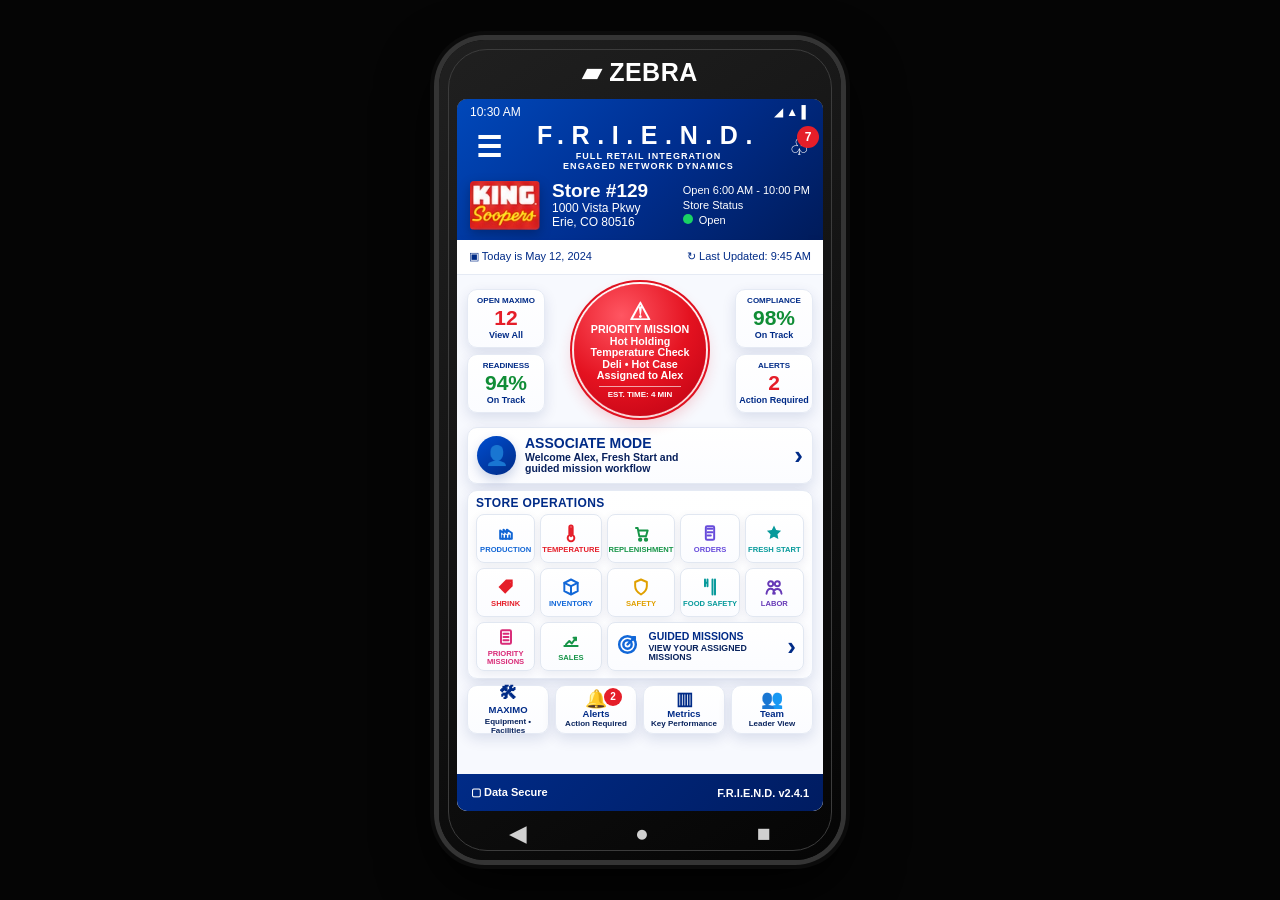
<file: FRIEND_MASTER_SALES_FORECAST_UPDATED.html>
<!DOCTYPE html>
<html lang="en"><head><meta charset="UTF-8"><meta name="viewport" content="width=device-width, initial-scale=1.0, maximum-scale=1.0, user-scalable=no"><title>F.R.I.E.N.D. Home Screen Review</title>
<style>
:root{--blue:#002b87;--blue2:#0043b8;--dark:#06194f;--red:#e51e29;--green:#108d36;--line:#e5eaf4;--ink:#06194f;--shadow:0 5px 14px rgba(0,35,110,.12)}
*{box-sizing:border-box}html,body{margin:0;width:100%;height:100%;overflow:hidden;background:#050505;font-family:Arial,Helvetica,sans-serif;color:var(--ink)}body{display:flex;align-items:center;justify-content:center}button{font:inherit;border:0;background:none;cursor:pointer;-webkit-tap-highlight-color:transparent;color:inherit}
.device{width:402px;height:820px;background:linear-gradient(145deg,#202020,#050505);border-radius:46px;padding:59px 18px 49px;position:relative;box-shadow:0 0 0 5px #343434,0 0 0 9px #0b0b0b,0 24px 60px #000;transform-origin:center center}
.device:before{content:"";position:absolute;inset:9px;border-radius:39px;border:1px solid #3c3c3c;pointer-events:none}.brand{position:absolute;top:18px;left:0;right:0;text-align:center;color:white;font-size:25px;font-weight:900;letter-spacing:.5px}
.screen{height:712px;border-radius:10px;overflow:hidden;background:#f7f9fe;position:relative;box-shadow:inset 0 0 0 1px #151515}.app{height:100%;display:flex;flex-direction:column}.top{background:linear-gradient(135deg,#0048ba 0%,#002f91 50%,#001b5a 100%);color:white;padding:9px 13px 13px;flex:0 0 auto}.status{display:flex;justify-content:space-between;align-items:center;font-size:13px;margin-bottom:7px;line-height:1}.bar{display:flex;align-items:center;gap:12px}.hamb{font-size:31px;color:white;line-height:1;font-weight:900}.title{flex:1;text-align:center}.title h1{font-size:27px;line-height:1;letter-spacing:8px;margin:0;font-weight:900}.title small{display:block;margin-top:5px;font-size:9.8px;line-height:1.25;letter-spacing:1.08px;font-weight:900}.bell{position:relative;font-size:25px;line-height:1}.badge{position:absolute;right:-9px;top:-10px;background:var(--red);color:white;width:22px;height:22px;border-radius:50%;font-size:12px;display:grid;place-items:center;font-weight:900}
.store{display:flex;align-items:center;gap:14px;margin-top:13px}.logo{width:76px;height:54px;object-fit:cover;border-radius:4px;box-shadow:0 4px 12px rgba(0,0,0,.25)}.store h2{margin:0 0 4px;font-size:21px;line-height:1;font-weight:900}.store p{margin:1px 0;font-size:13px;line-height:1.14}.open{margin-left:auto;font-size:12px;line-height:1.6;white-space:nowrap}.dot{display:inline-block;width:10px;height:10px;background:#19d264;border-radius:50%;margin-right:6px}.date{height:41px;background:white;color:var(--blue);display:flex;align-items:center;justify-content:space-between;padding:0 13px;border-bottom:1px solid var(--line);font-size:12px;flex:0 0 auto;box-shadow:0 2px 10px rgba(0,35,110,.05)}
.content{flex:1;min-height:0;overflow:hidden;padding:9px 11px 55px;background:#f7f9fe}.card{background:linear-gradient(180deg,#fff,#fbfcff);border:1px solid var(--line);border-radius:10px;box-shadow:var(--shadow)}.hero{display:grid;grid-template-columns:82px 1fr 82px;gap:7px;align-items:center;margin-bottom:8px}.miniStats{display:flex;flex-direction:column;gap:8px}.mini{height:68px;display:flex;flex-direction:column;align-items:center;justify-content:center;text-align:center;padding:6px 3px}.label{font-size:8.8px;line-height:1.05;text-transform:uppercase;font-weight:900;color:var(--blue)}.mini .num{font-size:24px;font-weight:900;line-height:1;margin:4px 0;color:var(--blue)}.mini small{font-size:10px;color:var(--blue);font-weight:700}.green{color:var(--green)!important}.red{color:var(--red)!important}
.priority{width:151px;height:151px;border-radius:50%;margin:5px auto 8px;background:radial-gradient(circle at 36% 24%,#ff5662 0,#e41220 52%,#ba0012 100%);display:flex;flex-direction:column;align-items:center;justify-content:center;text-align:center;color:white;box-shadow:0 9px 22px rgba(229,30,41,.25),0 0 0 3px #fff,0 0 0 5px #df1220}.priority .warn{font-size:29px;line-height:.9;margin-bottom:3px;font-weight:900}.priority .ptext{font-size:12px;line-height:1.13;font-weight:900;max-width:123px}.priority .time{font-size:9px;line-height:1;margin-top:5px;padding-top:5px;border-top:1px solid rgba(255,255,255,.62);width:92px;font-weight:900}
.action{margin-bottom:8px}.action button{width:100%;min-height:64px;display:flex;align-items:center;gap:10px;text-align:left;padding:8px 10px}.roundIcon{width:45px;height:45px;border-radius:50%;display:grid;place-items:center;color:white;background:linear-gradient(145deg,#004ed0,#002b87);font-size:22px;box-shadow:0 5px 12px rgba(0,43,135,.2)}.action h3{margin:0 0 4px;font-size:16px;line-height:1;font-weight:900;color:var(--blue)}.action p{margin:0;font-size:11.4px;line-height:1.18;color:#08205c;font-weight:700}.chev{margin-left:auto;color:var(--blue);font-size:30px;font-weight:900;line-height:1}
.ops{padding:8px 9px 10px;margin-bottom:8px}.opsTitle{font-size:13px;line-height:1;margin:0 0 7px;text-transform:uppercase;font-weight:900;color:var(--blue);letter-spacing:.35px}.opsGrid{display:grid;grid-template-columns:repeat(5,1fr);gap:7px}.opTile{height:62px;border:1px solid #e1e7f1;border-radius:9px;background:linear-gradient(180deg,#fff,#fbfcff);box-shadow:0 3px 10px rgba(0,31,84,.075);display:flex;flex-direction:column;align-items:center;justify-content:center;text-align:center;font-size:8.7px;line-height:1.08;font-weight:900;text-transform:uppercase;color:var(--blue);padding:4px 2px}.opTile svg{width:25px;height:25px;margin-bottom:4px;stroke:currentColor;fill:none;stroke-width:2.35;stroke-linecap:round;stroke-linejoin:round}.opTile .fillIcon{fill:currentColor;stroke:none}.c-production{color:#1266d5}.c-temperature{color:#e51e29}.c-replenishment{color:#159447}.c-ordering{color:#674bdb}.c-freshstart{color:#079a9b}.c-shrink{color:#e51e29}.c-inventory{color:#1167d8}.c-safety{color:#e0a000}.c-food{color:#079a9b}.c-labor{color:#673ab7}.c-tasks{color:#d92b78}.c-sales{color:#159447}.guided{grid-column:span 3;display:grid;grid-template-columns:42px 1fr 22px;align-items:center;text-align:left;padding:6px 9px;color:#1167d8}.guided svg{width:31px;height:31px;margin:0}.guided b{font-size:12px;color:var(--blue);line-height:1;display:block}.guided small{font-size:10px;color:#09235d;font-weight:700;line-height:1.1;display:block;margin-top:2px}
.homeNav{display:grid;grid-template-columns:repeat(4,1fr);gap:8px}.tile{height:58px;padding:6px 3px;text-align:center;color:var(--blue);font-size:11px;line-height:1.1;font-weight:900}.tile .tileIcon{font-size:21px;line-height:1;margin-bottom:2px}.tile small{display:block;font-size:9.2px;font-weight:700;color:#09235d;line-height:1.05;margin-top:1px}.tile .badge2{position:absolute;background:var(--red);color:white;border-radius:50%;font-size:11px;width:20px;height:20px;display:grid;place-items:center;top:4px;right:19px}.tile{position:relative}
.footer{position:absolute;left:0;right:0;bottom:0;height:42px;background:linear-gradient(135deg,#002b87,#001c61);color:white;display:flex;align-items:center;justify-content:space-between;padding:0 16px;font-size:12px;font-weight:700}.phoneBtns{position:absolute;bottom:13px;left:70px;right:70px;display:flex;justify-content:space-between;color:#d0d0d0;font-size:23px}
.detail{padding:18px}.detail h2{color:var(--blue);font-size:20px;margin:0 0 10px}.bigBtn{width:100%;height:48px;border-radius:10px;background:#108d36;color:#fff;font-weight:900;margin-top:12px}.back{color:white;font-size:26px;font-weight:900}
@media(max-width:900px){.device{transform:scale(min(calc((100vw - 8px)/402), calc((100vh - 8px)/820), 1));}}
</style>
<style id="home-100-fit-final">
.device{width:402px!important;height:820px!important;padding:59px 18px 49px!important}
.screen{height:712px!important}
.top{padding:7px 13px 10px!important}
.status{font-size:12px!important;margin-bottom:5px!important}
.title h1{font-size:25px!important;letter-spacing:7.6px!important}
.title small{font-size:9px!important;margin-top:3px!important;line-height:1.16!important}
.hamb{font-size:29px!important}.bell{font-size:23px!important}
.store{margin-top:9px!important;gap:12px!important}
.logo{width:70px!important;height:49px!important}
.store h2{font-size:19px!important;margin-bottom:2px!important}
.store p{font-size:12px!important;line-height:1.05!important}
.open{font-size:11px!important;line-height:1.38!important}
.date{height:35px!important;font-size:11px!important;padding:0 12px!important}
.content{padding:6px 10px 43px!important;overflow:hidden!important}
.hero{grid-template-columns:78px 1fr 78px!important;gap:6px!important;margin-bottom:6px!important}
.miniStats{gap:6px!important}.mini{height:59px!important;padding:4px 2px!important}
.label{font-size:8px!important}.mini .num{font-size:21px!important;margin:2px 0!important}.mini small{font-size:9px!important}
.priority{width:132px!important;height:132px!important;margin:3px auto 5px!important;box-shadow:0 7px 16px rgba(229,30,41,.24),0 0 0 2px #fff,0 0 0 4px #df1220!important}
.priority .warn{font-size:24px!important;margin-bottom:2px!important}
.priority .ptext{font-size:10.7px!important;line-height:1.08!important;max-width:112px!important}
.priority .time{font-size:8px!important;margin-top:4px!important;padding-top:4px!important;width:82px!important}
.action{margin-bottom:6px!important}.action button{min-height:55px!important;padding:6px 9px!important;gap:9px!important}
.roundIcon{width:39px!important;height:39px!important;font-size:19px!important}
.action h3{font-size:14px!important;margin-bottom:2px!important}.action p{font-size:10.5px!important;line-height:1.12!important}
.chev{font-size:26px!important}.ops{padding:6px 8px 7px!important;margin-bottom:6px!important}
.opsTitle{font-size:12px!important;margin:0 0 5px!important}.opsGrid{gap:5px!important}
.opTile{height:49px!important;border-radius:8px!important;font-size:7.6px!important;padding:2px 1px!important}
.opTile svg{width:20px!important;height:20px!important;margin-bottom:3px!important}
.guided{height:49px!important;grid-template-columns:34px 1fr 18px!important;padding:4px 7px!important}
.guided svg{width:25px!important;height:25px!important}.guided b{font-size:10.5px!important}
.guided small{font-size:8.8px!important;line-height:1.03!important}
.homeNav{gap:6px!important}.tile{height:49px!important;padding:4px 2px!important;font-size:9.5px!important}
.tile .tileIcon{font-size:18px!important;margin-bottom:1px!important}.tile small{font-size:8px!important}
.tile .badge2{width:18px!important;height:18px!important;font-size:10px!important;right:14px!important;top:2px!important}
.footer{height:37px!important;font-size:11px!important;padding:0 14px!important}
@media(max-width:900px){.device{transform:scale(min(calc((100vw - 8px)/402), calc((100vh - 8px)/820), 1))!important;}}
</style>


<style id="associate-workflow-style">
.stepWrap{padding:10px 10px 43px!important;background:#f7f9fe;overflow:hidden!important}
.screenTitle{color:#002b87;font-weight:900;font-size:18px;line-height:1.05;margin:0 0 8px;text-transform:uppercase}
.subtle{font-size:11px;line-height:1.25;color:#09235d;font-weight:700}
.assocHero{display:grid;grid-template-columns:54px 1fr;gap:10px;align-items:center;margin-bottom:7px}
.avatar{width:54px;height:54px;border-radius:50%;display:grid;place-items:center;color:#fff;background:linear-gradient(145deg,#004ed0,#002b87);font-size:24px;font-weight:900;box-shadow:0 5px 12px rgba(0,43,135,.2)}
.panel{background:linear-gradient(180deg,#fff,#fbfcff);border:1px solid #e5eaf4;border-radius:10px;box-shadow:0 5px 14px rgba(0,35,110,.12);padding:10px;margin-bottom:7px}
.cta{width:100%;height:45px;border-radius:10px;background:linear-gradient(145deg,#18b85a,#0a8f3b);color:white;font-weight:900;font-size:13px;box-shadow:0 5px 13px rgba(16,141,54,.23);margin-top:7px}
.ctaBlue{background:linear-gradient(145deg,#004ed0,#002b87);box-shadow:0 5px 13px rgba(0,43,135,.23)}
.ctaLight{background:#fff;color:#002b87;border:1px solid #cfd9ee;box-shadow:0 3px 10px rgba(0,35,110,.08)}
.missionCard{display:grid;grid-template-columns:38px 1fr 54px;gap:9px;align-items:center}
.badgeP{border-radius:999px;padding:4px 7px;background:#ffe4e7;color:#c60013;font-size:9px;font-weight:900;text-align:center}
.smallGrid{display:grid;grid-template-columns:1fr 1fr;gap:7px}
.infoBox{background:#f7f9fe;border:1px solid #e5eaf4;border-radius:9px;padding:8px;text-align:center}
.infoBox b{display:block;color:#002b87;font-size:20px;line-height:1}
.infoBox span{display:block;color:#09235d;font-size:9px;font-weight:900;text-transform:uppercase;margin-top:2px}
.optionRow{display:grid;grid-template-columns:32px 1fr 20px;gap:9px;align-items:center;border:1px solid #e5eaf4;background:#fff;border-radius:10px;padding:8px;margin-bottom:6px;box-shadow:0 3px 10px rgba(0,35,110,.06)}
.optionRow .oicon{width:32px;height:32px;border-radius:9px;display:grid;place-items:center;color:#fff;font-size:16px;font-weight:900;background:linear-gradient(145deg,#004ed0,#002b87)}
.optionRow.orange .oicon{background:linear-gradient(145deg,#ff9a1f,#e16700)}
.optionRow.purple .oicon{background:linear-gradient(145deg,#674bdb,#3f279b)}
.optionRow h4{margin:0 0 2px;color:#002b87;font-size:12px;line-height:1;text-transform:uppercase}
.optionRow p{margin:0;font-size:9.5px;line-height:1.13;color:#09235d;font-weight:700}
.radioDot{width:17px;height:17px;border-radius:50%;border:2px solid #b8c4dd}
.radioDot.on{border-color:#108d36;box-shadow:inset 0 0 0 4px white;background:#108d36}
.checkList{display:grid;gap:6px}
.checkItem{display:flex;align-items:center;gap:8px;font-size:11px;font-weight:800;color:#09235d}
.checkItem i{width:18px;height:18px;border-radius:50%;display:grid;place-items:center;background:#108d36;color:#fff;font-style:normal;font-size:12px}
.bigCheck{font-size:52px;line-height:1;text-align:center;color:#108d36;margin:4px 0}
.tempRead{font-size:46px!important;color:#108d36!important}
.statusPill{display:inline-block;border-radius:999px;background:#e9f8ef;color:#108d36;padding:5px 9px;font-weight:900;font-size:11px;margin-top:3px}
.progressTop{height:7px;background:#e6eaf4;border-radius:99px;overflow:hidden;margin:7px 0 0}
.progressTop div{height:100%;background:linear-gradient(90deg,#002b87,#0f62ff)}
.kpi3{display:grid;grid-template-columns:repeat(3,1fr);gap:6px}
.kpi3 .infoBox b{font-size:18px}
</style>


<style id="all-buttons-polish-style">
.moduleHero{display:grid;grid-template-columns:46px 1fr 54px;gap:9px;align-items:center}
.moduleIcon{width:46px;height:46px;border-radius:13px;display:grid;place-items:center;color:#fff;font-size:21px;font-weight:900;box-shadow:0 5px 12px rgba(0,43,135,.18)}
.mBlue{background:linear-gradient(145deg,#004ed0,#002b87)}.mRed{background:linear-gradient(145deg,#ff3040,#c60013)}.mGreen{background:linear-gradient(145deg,#16aa4d,#087b31)}.mOrange{background:linear-gradient(145deg,#ff9a1f,#e16700)}.mPurple{background:linear-gradient(145deg,#674bdb,#3f279b)}.mTeal{background:linear-gradient(145deg,#10a9a0,#047a76)}.mGold{background:linear-gradient(145deg,#ffb11c,#f47b00)}
.moduleHero h3{margin:0 0 3px;color:#002b87;font-size:14px;line-height:1;text-transform:uppercase}
.moduleHero p{margin:0;color:#09235d;font-size:10.3px;line-height:1.16;font-weight:700}
.scoreBadge{border-radius:999px;padding:5px 7px;text-align:center;font-size:10px;font-weight:900;background:#eef4ff;color:#002b87}
.alertBadge{background:#ffe5e7;color:#c60013}.goodBadge{background:#e9f8ef;color:#108d36}.warnBadge{background:#fff3d9;color:#a56600}
.barRow{display:grid;grid-template-columns:70px 1fr 42px;gap:7px;align-items:center;margin:7px 0;font-size:10.5px;font-weight:900;color:#09235d}
.track2{height:6px;border-radius:99px;background:#e6eaf4;overflow:hidden}.track2 div{height:100%;border-radius:99px;background:linear-gradient(90deg,#004ed0,#002b87)}
.actionList{display:grid;gap:6px}.actionItem{display:grid;grid-template-columns:22px 1fr auto;gap:7px;align-items:center;border-top:1px solid #e9edf6;padding-top:7px;font-size:10.5px;font-weight:800;color:#09235d}.actionItem:first-child{border-top:0;padding-top:0}.dotIcon{width:22px;height:22px;border-radius:50%;display:grid;place-items:center;background:#002b87;color:white;font-size:11px;font-weight:900}
</style>


<style id="production-update-style">
.prodLegend{display:grid;grid-template-columns:repeat(3,1fr);gap:5px;margin-top:7px}
.prodLegend span{font-size:8.5px;font-weight:900;text-align:center;border-radius:999px;padding:4px 3px}
.prodLegend .r{background:#ffe5e7;color:#c60013}.prodLegend .y{background:#fff1d9;color:#9b6200}.prodLegend .g{background:#e9f8ef;color:#108d36}
.prodBars{padding:9px}
.prodBarRow{display:grid;grid-template-columns:78px 1fr 34px;gap:7px;align-items:center;margin:8px 0;font-size:10px;font-weight:900;color:#09235d}
.prodMeter{position:relative;height:12px;border-radius:99px;overflow:hidden;background:linear-gradient(90deg,#e51e29 0%,#f5c342 50%,#108d36 100%);box-shadow:inset 0 0 0 1px rgba(0,0,0,.08)}
.prodMeter:before{content:"";position:absolute;inset:0;background:repeating-linear-gradient(90deg,transparent 0,transparent calc(25% - 1px),rgba(255,255,255,.85) calc(25% - 1px),rgba(255,255,255,.85) 25%)}
.prodMarker{position:absolute;top:1px;bottom:1px;width:4px;border-radius:99px;background:#001b5a;box-shadow:0 0 0 2px white;transform:translateX(-2px)}
.prodTicks{display:grid;grid-template-columns:repeat(5,1fr);font-size:7.5px;color:#536079;font-weight:900;margin-top:2px;text-align:center}
.prodActions .actionItem:nth-child(1) .dotIcon{background:#e51e29}
.prodActions .actionItem:nth-child(2) .dotIcon{background:#f47b00}
.prodActions .actionItem:nth-child(3) .dotIcon{background:#108d36}
.prodActions .actionItem:nth-child(1) span{background:#ffe5e7;color:#c60013}
.prodActions .actionItem:nth-child(2) span{background:#fff1d9;color:#9b6200}
.prodActions .actionItem:nth-child(3) span{background:#e9f8ef;color:#108d36}
</style>


<style id="production-visible-fix">
/* Production screen visibility fix */
.prodCompact{padding:6px 9px 43px!important;overflow:hidden!important}
.prodCompact .panel{margin-bottom:6px!important;padding:8px!important}
.prodCompact .moduleHero{grid-template-columns:38px 1fr 46px!important;gap:7px!important}
.prodCompact .moduleIcon{width:38px!important;height:38px!important;font-size:18px!important;border-radius:10px!important}
.prodCompact .moduleHero h3{font-size:12.5px!important;margin-bottom:2px!important}
.prodCompact .moduleHero p{font-size:9.2px!important;line-height:1.08!important}
.prodCompact .scoreBadge{font-size:8.5px!important;padding:4px 5px!important}
.prodCompact .smallGrid{gap:6px!important}
.prodCompact .infoBox{padding:6px!important}
.prodCompact .infoBox b{font-size:17px!important}
.prodCompact .infoBox span{font-size:7.8px!important}
.prodCompact .screenTitle{font-size:12px!important;margin-bottom:4px!important}
.prodLegend{display:grid!important;grid-template-columns:repeat(3,1fr)!important;gap:4px!important;margin:4px 0!important}
.prodLegend span{font-size:7.2px!important;padding:3px 2px!important}
.prodBarRow{grid-template-columns:69px 1fr 30px!important;gap:5px!important;margin:5px 0!important;font-size:8.7px!important}
.prodMeter{height:9px!important}
.prodMarker{width:3px!important}
.prodTicks{font-size:6.2px!important;margin-top:1px!important}
.prodActions .actionItem{font-size:8.8px!important;gap:5px!important;padding-top:5px!important}
.prodActions .dotIcon{width:18px!important;height:18px!important;font-size:9px!important}
.prodActions .scoreBadge{font-size:7.5px!important;padding:3px 4px!important}
.prodCompact .cta{height:36px!important;font-size:11px!important;margin-top:6px!important}
</style>


<style id="production-final-tune">
.prodMarker{background:#8B0000!important;box-shadow:0 0 0 2px white!important}
.engagedText{grid-column:1 / -1;font-size:8.8px;line-height:1.12;color:#536079;font-weight:800;margin:-2px 0 1px 69px}
.prodCompact .prodBarRow{margin:4px 0 2px!important}
</style>


<style id="production-lock-inventory-start">
.prodMarker{
  width:8px!important;
  background:#8B0000!important;
  box-shadow:0 0 0 2px #fff,0 0 8px rgba(139,0,0,.45)!important;
  border-radius:8px!important;
  transform:translateX(-4px)!important;
}
.prodActions .actionItem:nth-child(1) .dotIcon{background:#8B0000!important}
.prodActions .actionItem:nth-child(2) .dotIcon{background:#f47b00!important}
.prodActions .actionItem:nth-child(3) .dotIcon{background:#108d36!important}
.prodActions .actionItem:nth-child(1) span{background:#ffe5e7!important;color:#8B0000!important}
.prodActions .actionItem:nth-child(2) span{background:#fff1d9!important;color:#9b6200!important}
.prodActions .actionItem:nth-child(3) span{background:#e9f8ef!important;color:#108d36!important}
.inventoryGrid{display:grid;grid-template-columns:1fr 1fr;gap:6px}
.invRow{display:grid;grid-template-columns:72px 1fr 36px;gap:6px;align-items:center;margin:7px 0;font-size:9.5px;font-weight:900;color:#09235d}
.invTrack{height:9px;border-radius:99px;background:#e6eaf4;overflow:hidden}
.invTrack div{height:100%;border-radius:99px;background:linear-gradient(90deg,#004ed0,#108d36)}
.invActions .actionItem:nth-child(1) .dotIcon{background:#004ed0}
.invActions .actionItem:nth-child(2) .dotIcon{background:#f47b00}
.invActions .actionItem:nth-child(3) .dotIcon{background:#108d36}
</style>


<style id="inventory-v2-style">
.invMetricGrid{display:grid;grid-template-columns:repeat(4,1fr);gap:5px}
.invMetric{background:#fff;border:1px solid #e5eaf4;border-radius:9px;box-shadow:0 3px 9px rgba(0,35,110,.08);padding:6px 2px;text-align:center}
.invMetric b{display:block;color:#002b87;font-size:15px;line-height:1}
.invMetric span{display:block;color:#09235d;font-size:6.9px;font-weight:900;text-transform:uppercase;margin-top:2px}
.invMetric small{display:block;font-size:7.2px;font-weight:900;margin-top:1px}
.invDeptPanel{padding:7px!important}
.invDeptRow{display:grid;grid-template-columns:72px 1fr 31px;gap:5px;align-items:center;margin:4px 0 1px;font-size:8.5px;font-weight:900;color:#09235d}
.invAccTrack{height:8px;border-radius:99px;background:linear-gradient(90deg,#e51e29 0%,#f5c342 50%,#108d36 100%);position:relative;overflow:hidden}
.invAccTrack:before{content:"";position:absolute;inset:0;background:repeating-linear-gradient(90deg,transparent 0,transparent calc(25% - 1px),rgba(255,255,255,.75) calc(25% - 1px),rgba(255,255,255,.75) 25%)}
.invAccMark{position:absolute;top:0;bottom:0;width:5px;border-radius:99px;background:#8B0000;box-shadow:0 0 0 1.5px #fff;transform:translateX(-2.5px)}
.invCounts{grid-column:1 / -1;font-size:7.4px;color:#536079;font-weight:800;margin:0 0 2px 72px;line-height:1.05}
.invTicks{display:grid;grid-template-columns:repeat(5,1fr);font-size:5.9px;color:#536079;font-weight:900;margin-top:1px;text-align:center}
.invActions .actionItem:nth-child(1) .dotIcon{background:#e51e29!important}
.invActions .actionItem:nth-child(2) .dotIcon{background:#f47b00!important}
.invActions .actionItem:nth-child(3) .dotIcon{background:#108d36!important}
.invActions .actionItem{font-size:8.6px!important}
</style>


<style id="inventory-priority-final">
.invMetric.oosMetric{border-color:#ffd2d6;background:linear-gradient(180deg,#fff5f6,#fff)}
.invMetric.oosMetric b,.invMetric.oosMetric span,.invMetric.oosMetric small{color:#c60013!important}
.inventoryPriority .screenTitle{color:#002b87}
.inventoryPriority .actionItem:nth-child(1) .dotIcon{background:#c60013!important}
.inventoryPriority .actionItem:nth-child(1) span{background:#ffe5e7!important;color:#c60013!important}
.inventoryPriority .actionItem:nth-child(2) .dotIcon{background:#f47b00!important}
.inventoryPriority .actionItem:nth-child(2) span{background:#fff1d9!important;color:#9b6200!important}
.inventoryPriority .actionItem:nth-child(3) .dotIcon{background:#108d36!important}
.inventoryPriority .actionItem:nth-child(3) span{background:#e9f8ef!important;color:#108d36!important}
</style>


<style id="shrink-review-style">
.shrinkMetricGrid{display:grid;grid-template-columns:repeat(4,1fr);gap:5px}
.shrinkMetric{background:#fff;border:1px solid #e5eaf4;border-radius:9px;box-shadow:0 3px 9px rgba(0,35,110,.08);padding:6px 2px;text-align:center}
.shrinkMetric b{display:block;color:#002b87;font-size:14px;line-height:1}
.shrinkMetric span{display:block;color:#09235d;font-size:6.8px;font-weight:900;text-transform:uppercase;margin-top:2px}
.shrinkMetric small{display:block;font-size:7.1px;font-weight:900;margin-top:1px}
.shrinkMetric.risk{border-color:#ffe2aa;background:linear-gradient(180deg,#fff8ea,#fff)}
.shrinkMetric.risk b,.shrinkMetric.risk small{color:#9b6200!important}
.shrinkMetric.redRisk{border-color:#ffd2d6;background:linear-gradient(180deg,#fff5f6,#fff)}
.shrinkDeptPanel{padding:7px!important}
.shrinkDeptRow{display:grid;grid-template-columns:72px 1fr 32px;gap:5px;align-items:center;margin:4px 0 1px;font-size:8.5px;font-weight:900;color:#09235d}
.shrinkTrack{height:8px;border-radius:99px;background:linear-gradient(90deg,#108d36 0%,#f5c342 50%,#e51e29 100%);position:relative;overflow:hidden}
.shrinkTrack:before{content:"";position:absolute;inset:0;background:repeating-linear-gradient(90deg,transparent 0,transparent calc(25% - 1px),rgba(255,255,255,.75) calc(25% - 1px),rgba(255,255,255,.75) 25%)}
.shrinkMark{position:absolute;top:0;bottom:0;width:6px;border-radius:99px;background:#8B0000;box-shadow:0 0 0 1.5px #fff,0 0 6px rgba(139,0,0,.4);transform:translateX(-3px)}
.shrinkTicks{display:grid;grid-template-columns:repeat(5,1fr);font-size:5.9px;color:#536079;font-weight:900;margin-top:1px;text-align:center}
.shrinkNote{grid-column:1 / -1;font-size:7.3px;color:#536079;font-weight:800;margin:0 0 2px 72px;line-height:1.05}
.shrinkPriority .actionItem{font-size:8.4px!important}
.shrinkPriority .actionItem:nth-child(1) .dotIcon{background:#c60013!important}
.shrinkPriority .actionItem:nth-child(1) span{background:#ffe5e7!important;color:#c60013!important}
.shrinkPriority .actionItem:nth-child(2) .dotIcon{background:#f47b00!important}
.shrinkPriority .actionItem:nth-child(2) span{background:#fff1d9!important;color:#9b6200!important}
.shrinkPriority .actionItem:nth-child(3) .dotIcon{background:#108d36!important}
.shrinkPriority .actionItem:nth-child(3) span{background:#e9f8ef!important;color:#108d36!important}
</style>


<style id="shrink-final-corrections-v3">
.shrinkMetricGrid{display:grid!important;grid-template-columns:repeat(4,1fr)!important;gap:5px!important}
.shrinkMetric{
  background:#fff!important;
  border:1px solid #e5eaf4!important;
  border-radius:9px!important;
  box-shadow:0 3px 9px rgba(0,35,110,.08)!important;
  padding:6px 2px!important;
  text-align:center!important;
}
.shrinkMetric .tileTitle{
  display:block!important;
  color:#000!important;
  font-size:6.8px!important;
  line-height:1.05!important;
  font-weight:900!important;
  text-transform:uppercase!important;
  margin:0 0 2px!important;
}
.shrinkMetric .tileValue{
  display:block!important;
  font-size:14px!important;
  line-height:1!important;
  font-weight:900!important;
  margin:0!important;
}
.shrinkMetric .tileTrend{
  display:block!important;
  font-size:7.1px!important;
  line-height:1.05!important;
  font-weight:900!important;
  margin:2px 0 0!important;
}
.darkYellow{color:#A66A00!important}
.redValue{color:#C60013!important}
.greenValue{color:#108d36!important}
.shrinkPriority .actionItem:nth-child(2) .dotIcon{background:#f47b00!important}
.shrinkPriority .actionItem:nth-child(2) span{background:#fff1d9!important;color:#9b6200!important}
</style>


<style id="shrink-lock-final-pass">
.shrinkTrack{
  background:linear-gradient(90deg,#e51e29 0%,#f5c342 50%,#108d36 100%)!important;
}
.shrinkMetricGrid{display:grid!important;grid-template-columns:repeat(4,1fr)!important;gap:5px!important}
.shrinkMetric{
  background:#fff!important;
  border:1px solid #e5eaf4!important;
  border-radius:9px!important;
  box-shadow:0 3px 9px rgba(0,35,110,.08)!important;
  padding:6px 2px!important;
  text-align:center!important;
}
.shrinkMetric .tileTitle{
  display:block!important;
  color:#000!important;
  font-size:6.8px!important;
  line-height:1.05!important;
  font-weight:900!important;
  text-transform:uppercase!important;
  margin:0 0 2px!important;
}
.shrinkMetric .tileValue{
  display:block!important;
  font-size:14px!important;
  line-height:1!important;
  font-weight:900!important;
  margin:0!important;
}
.shrinkMetric .tileTrend{
  display:block!important;
  font-size:7.1px!important;
  line-height:1.05!important;
  font-weight:900!important;
  margin:2px 0 0!important;
}
.darkYellow{color:#A66A00!important}
.redValue{color:#C60013!important}
.greenValue{color:#108d36!important}
.shrinkPriority .actionItem:nth-child(2) .dotIcon{background:#f47b00!important}
.shrinkPriority .actionItem:nth-child(2) span{background:#fff1d9!important;color:#9b6200!important}
</style>


<style id="shrink-locked-flip-back">
.shrinkTrack{
  background:linear-gradient(90deg,#108d36 0%,#f5c342 50%,#e51e29 100%)!important;
}
</style>


<style id="replenishment-review-style">
.repMetricGrid{display:grid;grid-template-columns:repeat(4,1fr);gap:5px}
.repMetric{background:#fff;border:1px solid #e5eaf4;border-radius:9px;box-shadow:0 3px 9px rgba(0,35,110,.08);padding:6px 2px;text-align:center}
.repMetric span{display:block;color:#000;font-size:6.8px;font-weight:900;text-transform:uppercase;line-height:1.05;margin-bottom:2px}
.repMetric b{display:block;font-size:14px;line-height:1;font-weight:900}
.repMetric small{display:block;font-size:7.1px;font-weight:900;margin-top:2px}
.repGreen{color:#108d36!important}.repBlue{color:#002b87!important}.repYellow{color:#9b6200!important}
.repDeptPanel{padding:7px!important}
.repRow{display:grid;grid-template-columns:86px 1fr 28px;gap:5px;align-items:center;margin:4px 0 1px;font-size:8.3px;font-weight:900;color:#09235d}
.repTrack{height:8px;border-radius:99px;background:#e6eaf4;overflow:hidden}
.repTrack div{height:100%;border-radius:99px;background:linear-gradient(90deg,#004ed0,#108d36)}
.repAssign{grid-column:1 / -1;font-size:7.25px;color:#536079;font-weight:800;margin:0 0 2px 86px;line-height:1.05}
.repPriority .actionItem{font-size:8.2px!important}
.repPriority .actionItem:nth-child(1) .dotIcon{background:#108d36!important}
.repPriority .actionItem:nth-child(1) span{background:#e9f8ef!important;color:#108d36!important}
.repPriority .actionItem:nth-child(2) .dotIcon{background:#108d36!important}
.repPriority .actionItem:nth-child(2) span{background:#e9f8ef!important;color:#108d36!important}
.repPriority .actionItem:nth-child(3) .dotIcon{background:#f47b00!important}
.repPriority .actionItem:nth-child(3) span{background:#fff1d9!important;color:#9b6200!important}
.fifoBox{background:#f7f9fe;border:1px solid #e5eaf4;border-radius:9px;padding:7px;margin-top:6px;font-size:8.5px;font-weight:800;color:#09235d;line-height:1.2}
</style>


<style id="replenishment-lock-spacing-final">
.repPriority .actionItem{
  padding-top:4px!important;
  padding-bottom:2px!important;
  font-size:8px!important;
  gap:5px!important;
}
.repPriority .dotIcon{
  width:18px!important;
  height:18px!important;
  font-size:9px!important;
}
.repPriority .scoreBadge{
  font-size:7.2px!important;
  padding:3px 4px!important;
}
.repPriority .screenTitle{
  margin-bottom:4px!important;
}
.repPriority .fifoBox{
  padding:5px!important;
  margin-top:4px!important;
  font-size:7.8px!important;
  line-height:1.08!important;
}
.repPriority .cta{
  height:34px!important;
  font-size:10.5px!important;
  margin-top:5px!important;
}
</style>


<style id="replenishment-final-banner-button-fix">
/* Replenishment final adjustment: preserve approved layout, shrink banner 12%, remove guided mission button */
#app .repMetricGrid + .panel { margin-bottom:5px!important; }
.repPriority .cta{display:none!important}
.content:has(.repMetricGrid) .moduleHero{
  grid-template-columns:34px 1fr 42px!important;
  gap:6px!important;
  padding:7px!important;
  margin-bottom:5px!important;
}
.content:has(.repMetricGrid) .moduleHero .moduleIcon{
  width:34px!important;
  height:34px!important;
  font-size:16px!important;
  border-radius:9px!important;
}
.content:has(.repMetricGrid) .moduleHero h3{
  font-size:11.5px!important;
  margin-bottom:1px!important;
}
.content:has(.repMetricGrid) .moduleHero p{
  font-size:8.7px!important;
  line-height:1.05!important;
}
.content:has(.repMetricGrid) .moduleHero .scoreBadge{
  font-size:7.3px!important;
  padding:3px 4px!important;
}
</style>


<style id="rep-bottom-4pct">
.repPriority{
  padding:5px !important;
}
.repPriority .actionList{
  gap:2px !important;
}
.repPriority .actionItem{
  padding-top:2px !important;
  padding-bottom:1px !important;
}
.repPriority .fifoBox{
  padding:3px !important;
  margin-top:2px !important;
  margin-bottom:0 !important;
  line-height:1.0 !important;
}
</style>


<style id="rep-remove-flow-lock">
.repPriority > .fifoBox{
  display:none!important;
}
</style>


<style id="food-safety-review-style">
.foodMetricGrid{display:grid;grid-template-columns:repeat(4,1fr);gap:5px}
.foodMetric{background:#fff;border:1px solid #e5eaf4;border-radius:9px;box-shadow:0 3px 9px rgba(0,35,110,.08);padding:6px 2px;text-align:center}
.foodMetric span{display:block;color:#000;font-size:6.8px;font-weight:900;text-transform:uppercase;line-height:1.05;margin-bottom:2px}
.foodMetric b{display:block;font-size:14px;line-height:1;font-weight:900}
.foodMetric small{display:block;font-size:7.1px;font-weight:900;margin-top:2px}
.foodGreen{color:#108d36!important}.foodYellow{color:#9b6200!important}.foodRed{color:#c60013!important}
.foodDeptPanel{padding:7px!important}
.foodDeptRow{display:grid;grid-template-columns:82px 1fr 40px;gap:5px;align-items:center;border-bottom:1px solid #e9edf6;padding:4px 0;font-size:8.6px;font-weight:900;color:#09235d}
.foodDeptRow:last-child{border-bottom:0}
.foodTrend{font-size:7.3px;font-weight:900;color:#536079;line-height:1.05}
.foodScore{text-align:right;font-size:11px;font-weight:900}
.foodPriority .actionItem{font-size:8.2px!important;line-height:1.07!important}
.foodPriority .actionItem:nth-child(1) .dotIcon{background:#c60013!important}
.foodPriority .actionItem:nth-child(1) span{background:#ffe5e7!important;color:#c60013!important}
.foodPriority .actionItem:nth-child(2) .dotIcon{background:#f47b00!important}
.foodPriority .actionItem:nth-child(2) span{background:#fff1d9!important;color:#9b6200!important}
.foodPriority .actionItem:nth-child(3) .dotIcon{background:#f47b00!important}
.foodPriority .actionItem:nth-child(3) span{background:#fff1d9!important;color:#9b6200!important}
.foodCompact{padding:6px 9px 43px!important;overflow:hidden!important}
.foodCompact .panel{margin-bottom:6px!important;padding:8px!important}
.foodCompact .moduleHero{grid-template-columns:38px 1fr 46px!important;gap:7px!important}
.foodCompact .moduleIcon{width:38px!important;height:38px!important;font-size:18px!important;border-radius:10px!important}
.foodCompact .moduleHero h3{font-size:12.5px!important;margin-bottom:2px!important}
.foodCompact .moduleHero p{font-size:9.1px!important;line-height:1.07!important}
.foodCompact .scoreBadge{font-size:8px!important;padding:4px 5px!important}
</style>


<style id="ordering-review-style">
.orderMetricGrid{display:grid;grid-template-columns:repeat(4,1fr);gap:5px}
.orderMetric{background:#fff;border:1px solid #e5eaf4;border-radius:9px;box-shadow:0 3px 9px rgba(0,35,110,.08);padding:6px 2px;text-align:center}
.orderMetric span{display:block;color:#000;font-size:6.8px;font-weight:900;text-transform:uppercase;line-height:1.05;margin-bottom:2px}
.orderMetric b{display:block;font-size:14px;line-height:1;font-weight:900}
.orderMetric small{display:block;font-size:7.1px;font-weight:900;margin-top:2px}
.orderGreen{color:#108d36!important}.orderBlue{color:#002b87!important}.orderRed{color:#c60013!important}.orderYellow{color:#9b6200!important}
.orderDeptPanel{padding:7px!important}
.orderRow{display:grid;grid-template-columns:75px 1fr 74px;gap:5px;align-items:center;border-bottom:1px solid #e9edf6;padding:4px 0;font-size:8.5px;font-weight:900;color:#09235d}
.orderRow:last-child{border-bottom:0}
.orderLeader{font-size:7.3px;color:#536079;font-weight:800;line-height:1.05}
.assistBtn{height:22px;border-radius:999px;background:#108d36;color:white;font-size:6.8px;font-weight:900;padding:0 5px;box-shadow:0 2px 6px rgba(16,141,54,.2)}
.assistBtn.closed{background:#dce3ef;color:#6a7488;box-shadow:none}
.orderPriority .actionItem{font-size:8.2px!important;line-height:1.07!important}
.orderPriority .actionItem:nth-child(1) .dotIcon{background:#108d36!important}
.orderPriority .actionItem:nth-child(1) span{background:#e9f8ef!important;color:#108d36!important}
.orderPriority .actionItem:nth-child(2) .dotIcon{background:#f47b00!important}
.orderPriority .actionItem:nth-child(2) span{background:#fff1d9!important;color:#9b6200!important}
.orderPriority .actionItem:nth-child(3) .dotIcon{background:#c60013!important}
.orderPriority .actionItem:nth-child(3) span{background:#ffe5e7!important;color:#c60013!important}
.orderCompact{padding:6px 9px 43px!important;overflow:hidden!important}
.orderCompact .panel{margin-bottom:6px!important;padding:8px!important}
.orderCompact .moduleHero{grid-template-columns:38px 1fr 46px!important;gap:7px!important}
.orderCompact .moduleIcon{width:38px!important;height:38px!important;font-size:18px!important;border-radius:10px!important}
.orderCompact .moduleHero h3{font-size:12.5px!important;margin-bottom:2px!important}
.orderCompact .moduleHero p{font-size:9.1px!important;line-height:1.07!important}
.orderCompact .scoreBadge{font-size:8px!important;padding:4px 5px!important}
</style>


<style id="ordering-remove-assignments-space-final">
.orderCompact{
  padding:7px 9px 43px!important;
  overflow:hidden!important;
}
.orderCompact .panel{
  margin-bottom:8px!important;
  padding:9px!important;
}
.orderCompact .moduleHero{
  grid-template-columns:40px 1fr 48px!important;
  gap:8px!important;
}
.orderCompact .moduleIcon{
  width:40px!important;
  height:40px!important;
  font-size:19px!important;
}
.orderMetricGrid{
  gap:6px!important;
  margin-bottom:8px!important;
}
.orderMetric{
  padding:7px 2px!important;
}
.orderMetric span{
  font-size:7px!important;
}
.orderMetric b{
  font-size:15px!important;
}
.orderMetric small{
  font-size:7.3px!important;
}
.orderDeptPanel{
  padding:9px!important;
}
.orderRow{
  grid-template-columns:78px 1fr 78px!important;
  padding:5px 0!important;
  font-size:8.8px!important;
}
.orderLeader{
  font-size:7.5px!important;
}
.assistBtn{
  height:24px!important;
  font-size:6.9px!important;
}
</style>




<style id="labor-final-grid-adjustment">
.laborCompact{padding:6px 8px 43px!important;overflow:hidden!important}
.laborCompact .panel{margin-bottom:6px!important;padding:8px!important}
.laborMetricGrid{display:grid!important;grid-template-columns:repeat(4,1fr)!important;gap:5px!important}
.laborMetric{background:#fff!important;border:1px solid #e5eaf4!important;border-radius:9px!important;box-shadow:0 3px 9px rgba(0,35,110,.08)!important;padding:6px 2px!important;text-align:center!important}
.laborMetric span{display:block!important;font-size:6.3px!important;font-weight:900!important;color:#000!important;line-height:1.05!important;text-transform:uppercase!important}
.laborMetric b{display:block!important;font-size:13px!important;font-weight:900!important;line-height:1!important;margin-top:2px!important}
.laborMetric small{display:block!important;font-size:6.7px!important;font-weight:900!important;line-height:1.05!important;margin-top:2px!important}
.laborRed{color:#c60013!important}.laborGreen{color:#108d36!important}.laborYellow{color:#9b6200!important}
.laborGrid{display:grid!important;grid-template-columns:56px repeat(6,1fr)!important;gap:2px!important;font-size:6.3px!important;font-weight:900!important;line-height:1!important}
.laborGrid div{background:#fff!important;border:1px solid #e9edf6!important;border-radius:5px!important;padding:3px 2px!important;text-align:center!important;min-height:18px!important;display:flex!important;align-items:center!important;justify-content:center!important}
.laborGrid .head{background:#eef4ff!important;color:#002b87!important;text-transform:uppercase!important}
.laborGrid .dept{color:#09235d!important;justify-content:flex-start!important;text-align:left!important;padding-left:3px!important}
.laborCompact .screenTitle{font-size:11.5px!important;margin-bottom:4px!important}
.laborCompact .actionItem{font-size:8px!important;line-height:1.05!important;padding-top:4px!important;gap:5px!important}
.laborCompact .dotIcon{width:18px!important;height:18px!important;font-size:9px!important}
.laborCompact .scoreBadge{font-size:6.9px!important;padding:3px 4px!important}
</style>


<style id="labor-tile-mission-polish">
.laborMetric{
  min-height:54px!important;
  padding:8px 3px!important;
}
.laborMetric span{
  font-size:7px!important;
  line-height:1.08!important;
}
.laborMetric b{
  font-size:15.5px!important;
  margin-top:3px!important;
}
.laborMetric small{
  font-size:7.2px!important;
  margin-top:3px!important;
}
.laborCompact .panel{
  margin-bottom:5px!important;
  padding:7px!important;
}
.laborCompact .actionList{
  gap:4px!important;
}
.laborCompact .actionItem{
  font-size:7.8px!important;
  line-height:1.04!important;
  padding-top:4px!important;
}
.laborPriority .actionItem:nth-child(1) .dotIcon{background:#f47b00!important}
.laborPriority .actionItem:nth-child(1) span{background:#fff1d9!important;color:#9b6200!important}
.laborPriority .actionItem:nth-child(2) .dotIcon{background:#c60013!important}
.laborPriority .actionItem:nth-child(2) span{background:#ffe5e7!important;color:#c60013!important}
.laborPriority .actionItem:nth-child(3) .dotIcon{background:#c60013!important}
.laborPriority .actionItem:nth-child(3) span{background:#ffe5e7!important;color:#c60013!important}
</style>


<style id="labor-vertical-fill-final">
.laborCompact{
  padding:7px 8px 43px!important;
}
.laborMetric{
  min-height:66px!important;
  padding:10px 3px!important;
}
.laborMetric span{
  font-size:7.4px!important;
  line-height:1.1!important;
}
.laborMetric b{
  font-size:17px!important;
  margin-top:4px!important;
}
.laborMetric small{
  font-size:7.7px!important;
  margin-top:4px!important;
}
.laborPriority{
  padding:9px!important;
}
.laborPriority .actionList{
  gap:7px!important;
}
.laborPriority .actionItem{
  min-height:44px!important;
  font-size:8.8px!important;
  line-height:1.1!important;
  padding-top:7px!important;
  padding-bottom:5px!important;
}
.laborPriority .dotIcon{
  width:22px!important;
  height:22px!important;
  font-size:11px!important;
}
.laborPriority .scoreBadge{
  font-size:7.5px!important;
  padding:4px 5px!important;
}
.laborPriority .actionItem:nth-child(1) .dotIcon{background:#c60013!important}
.laborPriority .actionItem:nth-child(1) span{background:#ffe5e7!important;color:#c60013!important}
</style>


<style id="fresh-start-screen-style">
.freshCompact{padding:6px 8px 43px!important;overflow:hidden!important}
.freshCompact .panel{margin-bottom:5px!important;padding:7px!important}
.freshMetricGrid{display:grid!important;grid-template-columns:repeat(4,1fr)!important;gap:5px!important}
.freshMetric{background:#fff!important;border:1px solid #e5eaf4!important;border-radius:9px!important;box-shadow:0 3px 9px rgba(0,35,110,.08)!important;padding:7px 2px!important;text-align:center!important;min-height:58px!important}
.freshMetric span{display:block!important;font-size:6.5px!important;font-weight:900!important;color:#000!important;line-height:1.08!important;text-transform:uppercase!important}
.freshMetric b{display:block!important;font-size:15.5px!important;font-weight:900!important;line-height:1!important;margin-top:3px!important}
.freshMetric small{display:block!important;font-size:6.8px!important;font-weight:900!important;line-height:1.05!important;margin-top:3px!important}
.freshGreen{color:#108d36!important}.freshYellow{color:#9b6200!important}.freshRed{color:#c60013!important}.freshBlue{color:#002b87!important}
.freshRank{display:grid!important;grid-template-columns:52px 1fr 65px!important;gap:7px!important;align-items:center!important}
.freshRankIcon{width:46px!important;height:46px!important;border-radius:13px!important;background:linear-gradient(145deg,#16aa4d,#087b31)!important;color:#fff!important;display:grid!important;place-items:center!important;font-size:20px!important;font-weight:900!important}
.freshRank h3{margin:0!important;color:#002b87!important;font-size:12px!important;line-height:1!important;text-transform:uppercase!important}
.freshRank p{margin:2px 0 0!important;color:#09235d!important;font-size:8.7px!important;line-height:1.08!important;font-weight:800!important}
.freshRankBadge{background:#e9f8ef!important;color:#108d36!important;border-radius:999px!important;padding:5px 4px!important;text-align:center!important;font-size:8px!important;font-weight:900!important}
.freshGrid{display:grid!important;grid-template-columns:1fr 58px!important;gap:3px!important;font-size:8px!important;font-weight:900!important;line-height:1.05!important}
.freshGrid div{background:#fff!important;border:1px solid #e9edf6!important;border-radius:6px!important;padding:4px 3px!important;min-height:21px!important;display:flex!important;align-items:center!important}
.freshGrid .head{background:#eef4ff!important;color:#002b87!important;text-transform:uppercase!important;justify-content:center!important;font-size:7.2px!important}
.freshGrid .status{justify-content:center!important}
.freshComms{display:grid!important;gap:3px!important}
.freshMsg{display:grid!important;grid-template-columns:16px 1fr!important;gap:5px!important;align-items:center!important;font-size:7.8px!important;font-weight:900!important;color:#09235d!important;border-bottom:1px solid #e9edf6!important;padding:3px 0!important}
.freshMsg:last-child{border-bottom:0!important}
.freshMsg i{width:16px!important;height:16px!important;border-radius:50%!important;background:#002b87!important;color:white!important;display:grid!important;place-items:center!important;font-style:normal!important;font-size:8px!important}
.freshPriority .actionList{gap:4px!important}
.freshPriority .actionItem{font-size:7.8px!important;line-height:1.05!important;padding-top:4px!important;gap:5px!important}
.freshPriority .dotIcon{width:18px!important;height:18px!important;font-size:9px!important}
.freshPriority .scoreBadge{font-size:6.9px!important;padding:3px 4px!important}
.freshPriority .actionItem:nth-child(1) .dotIcon{background:#c60013!important}
.freshPriority .actionItem:nth-child(1) span{background:#ffe5e7!important;color:#c60013!important}
.freshPriority .actionItem:nth-child(2) .dotIcon{background:#f47b00!important}
.freshPriority .actionItem:nth-child(2) span{background:#fff1d9!important;color:#9b6200!important}
.freshPriority .actionItem:nth-child(3) .dotIcon{background:#f47b00!important}
.freshPriority .actionItem:nth-child(3) span{background:#fff1d9!important;color:#9b6200!important}
.freshCompact .screenTitle{font-size:11.5px!important;margin-bottom:4px!important}
</style>


<style id="home-priority-maximo-final">
.priorityMissionRed,.priorityMissionRed *{color:#c60013!important}
.maximoCard h3,.maximoCard b{color:#002b87!important}
.maximoCard .roundIcon{background:linear-gradient(145deg,#674bdb,#3f279b)!important}
</style>


<style id="maximo-home-card-polish">
.maximoCard .roundIcon{background:linear-gradient(145deg,#674bdb,#3f279b)!important}
</style>


<style id="maximo-tile-center-final">
.maximoTile{
  display:flex!important;
  flex-direction:column!important;
  align-items:center!important;
  justify-content:center!important;
  text-align:center!important;
  gap:2px!important;
  padding:4px 2px!important;
}
.maximoTile .tileIcon{
  margin:0 0 1px 0!important;
  line-height:1!important;
}
.maximoTile .maximoTitle{
  width:100%!important;
  text-align:center!important;
  line-height:1!important;
}
.maximoTile small{
  width:100%!important;
  display:block!important;
  text-align:center!important;
  line-height:1.05!important;
  margin-top:2px!important;
}
</style>


<style id="safety-screen-style">
.safetyCompact{padding:7px 8px 43px!important;overflow:hidden!important}
.safetyCompact .panel{margin-bottom:6px!important;padding:8px!important}
.safetyMetricGrid{display:grid!important;grid-template-columns:repeat(4,1fr)!important;gap:5px!important}
.safetyMetric{background:#fff!important;border:1px solid #e5eaf4!important;border-radius:9px!important;box-shadow:0 3px 9px rgba(0,35,110,.08)!important;padding:8px 2px!important;text-align:center!important;min-height:62px!important}
.safetyMetric span{display:block!important;color:#000!important;font-size:6.8px!important;font-weight:900!important;text-transform:uppercase!important;line-height:1.08!important}
.safetyMetric b{display:block!important;font-size:16px!important;line-height:1!important;font-weight:900!important;margin-top:4px!important}
.safetyMetric small{display:block!important;font-size:7.2px!important;font-weight:900!important;line-height:1.05!important;margin-top:4px!important}
.safeGreen{color:#108d36!important}.safeYellow{color:#9b6200!important}.safeRed{color:#c60013!important}.safeBlue{color:#002b87!important}
.safetyGrid{display:grid!important;grid-template-columns:1fr 52px!important;gap:3px!important;font-size:7.7px!important;font-weight:900!important;line-height:1.05!important}
.safetyGrid div{background:#fff!important;border:1px solid #e9edf6!important;border-radius:6px!important;padding:4px 3px!important;min-height:20px!important;display:flex!important;align-items:center!important}
.safetyGrid .head{background:#eef4ff!important;color:#002b87!important;text-transform:uppercase!important;justify-content:center!important;font-size:7px!important}
.safetyGrid .status{justify-content:center!important}
.safetyPriority .actionList{gap:7px!important}
.safetyPriority .actionItem{min-height:42px!important;font-size:8.6px!important;line-height:1.1!important;padding-top:6px!important;padding-bottom:4px!important;gap:6px!important}
.safetyPriority .dotIcon{width:22px!important;height:22px!important;font-size:11px!important}
.safetyPriority .scoreBadge{font-size:7.2px!important;padding:4px 5px!important}
.safetyPriority .actionItem:nth-child(1) .dotIcon{background:#f47b00!important}
.safetyPriority .actionItem:nth-child(1) span{background:#fff1d9!important;color:#9b6200!important}
.safetyPriority .actionItem:nth-child(2) .dotIcon{background:#c60013!important}
.safetyPriority .actionItem:nth-child(2) span{background:#ffe5e7!important;color:#c60013!important}
.safetyTopics{display:grid!important;gap:4px!important}
.safetyTopic{display:grid!important;grid-template-columns:17px 1fr!important;gap:5px!important;align-items:center!important;font-size:8px!important;font-weight:900!important;color:#09235d!important;border-bottom:1px solid #e9edf6!important;padding:4px 0!important}
.safetyTopic:last-child{border-bottom:0!important}
.safetyTopic i{width:17px!important;height:17px!important;border-radius:50%!important;background:#e0a000!important;color:white!important;display:grid!important;place-items:center!important;font-style:normal!important;font-size:8px!important}
.safetyCompact .screenTitle{font-size:11.5px!important;margin-bottom:4px!important}
</style>


<style id="sales-screen-style">
.salesCompact{padding:7px 8px 43px!important;overflow:hidden!important}.salesCompact .panel{margin-bottom:5px!important;padding:7px!important}
.salesMetricGrid{display:grid!important;grid-template-columns:repeat(4,1fr)!important;gap:5px!important}
.salesMetric{background:#fff!important;border:1px solid #e5eaf4!important;border-radius:9px!important;box-shadow:0 3px 9px rgba(0,35,110,.08)!important;padding:7px 2px!important;text-align:center!important;min-height:58px!important}
.salesMetric span{display:block!important;color:#000!important;font-size:6.6px!important;font-weight:900!important;text-transform:uppercase!important;line-height:1.08!important}
.salesMetric b{display:block!important;font-size:14.5px!important;line-height:1!important;font-weight:900!important;margin-top:3px!important}
.salesMetric small{display:block!important;font-size:6.8px!important;font-weight:900!important;line-height:1.05!important;margin-top:3px!important}
.salesGreen{color:#108d36!important}.salesRed{color:#c60013!important}.salesBlue{color:#002b87!important}
.salesGrid{display:grid!important;grid-template-columns:58px 42px 42px 42px 36px!important;gap:2px!important;font-size:6.4px!important;font-weight:900!important;line-height:1!important}
.salesGrid div{background:#fff!important;border:1px solid #e9edf6!important;border-radius:5px!important;padding:3px 2px!important;min-height:18px!important;display:flex!important;align-items:center!important;justify-content:center!important;text-align:center!important}
.salesGrid .head{background:#eef4ff!important;color:#002b87!important;text-transform:uppercase!important;font-size:6.2px!important}.salesGrid .dept{color:#000!important;justify-content:flex-start!important;text-align:left!important;padding-left:3px!important}
.salesLineGrid{display:grid!important;grid-template-columns:1fr 60px 44px!important;gap:3px!important;font-size:7.4px!important;font-weight:900!important;line-height:1.05!important}
.salesLineGrid div,.salesLaborGrid div{background:#fff!important;border:1px solid #e9edf6!important;border-radius:6px!important;padding:4px 3px!important;min-height:21px!important;display:flex!important;align-items:center!important}
.salesLineGrid .head,.salesLaborGrid .head{background:#eef4ff!important;color:#002b87!important;text-transform:uppercase!important;justify-content:center!important;font-size:6.8px!important}
.salesLineGrid .value,.salesLineGrid .trend{justify-content:center!important}
.salesLaborGrid{display:grid!important;grid-template-columns:1fr 52px 52px 42px!important;gap:3px!important;font-size:7.2px!important;font-weight:900!important;line-height:1.05!important}
.salesLaborGrid div{justify-content:center!important}.salesLaborGrid .title{color:#000!important;justify-content:flex-start!important;text-align:left!important}
.salesCompact .screenTitle{font-size:11.5px!important;margin-bottom:4px!important}
</style>


<style id="sales-merge-labor-fit">
.salesCompact{padding:6px 8px 43px!important;overflow:hidden!important}
.salesCompact .panel{margin-bottom:4px!important;padding:6px!important}
.salesMetric{min-height:54px!important;padding:6px 2px!important}
.salesMetric span{font-size:6.3px!important}
.salesMetric b{font-size:13.8px!important}
.salesMetric small{font-size:6.5px!important}
.salesGrid{grid-template-columns:55px 39px 39px 40px 32px!important;font-size:6.05px!important;gap:2px!important}
.salesGrid div{min-height:16px!important;padding:2px 1px!important}
.salesGrid .head{font-size:5.8px!important}
.salesLaborMini{display:grid!important;grid-template-columns:1fr 46px 46px 40px!important;gap:2px!important;font-size:6.2px!important;font-weight:900!important;line-height:1!important;margin-top:4px!important}
.salesLaborMini div{background:#fff!important;border:1px solid #e9edf6!important;border-radius:5px!important;padding:3px 2px!important;min-height:16px!important;display:flex!important;align-items:center!important;justify-content:center!important;text-align:center!important}
.salesLaborMini .head{background:#eef4ff!important;color:#002b87!important;text-transform:uppercase!important;font-size:5.8px!important}
.salesLaborMini .title{color:#000!important;justify-content:flex-start!important;text-align:left!important}
.salesLineGrid{font-size:6.9px!important}
.salesLineGrid div{min-height:18px!important;padding:3px 2px!important}
.salesCompact .screenTitle{font-size:10.8px!important;margin-bottom:3px!important}
</style>


<style id="sales-labor-forecast-correction">
.salesLaborMini{grid-template-columns:1fr 48px 48px 40px!important;font-size:5.95px!important}
.salesLaborMini div{min-height:15px!important;padding:2px 1px!important}
.salesLaborMini .head{font-size:5.5px!important}
</style>

</head><body>
<div class="device"><div class="brand">▰ ZEBRA</div><div class="screen"><div class="app" id="app"></div></div><div class="phoneBtns"><span>◀</span><span>●</span><span>■</span></div></div>
<script>
const logo='[data-uri]';
function icon(name){const s={production:'<svg viewBox="0 0 24 24"><path d="M5 19V9l4 3V8l4 4V8l6 4v7H5z"/><path d="M8 19v-4M12 19v-4M16 19v-4"/></svg>',temperature:'<svg viewBox="0 0 24 24"><path d="M10 14.5V5a2 2 0 0 1 4 0v9.5a4 4 0 1 1-4 0z"/><path d="M12 6v10"/></svg>',replenishment:'<svg viewBox="0 0 24 24"><path d="M6 6h2l2 10h8l2-7H9"/><circle cx="11" cy="20" r="1.4"/><circle cx="18" cy="20" r="1.4"/></svg>',ordering:'<svg viewBox="0 0 24 24"><rect x="7" y="4" width="10" height="16" rx="1.5"/><path d="M9 7h6M9 11h6M9 15h4"/></svg>',freshstart:'<svg viewBox="0 0 24 24"><path class="fillIcon" d="M12 3l2.6 5.4 5.9.8-4.3 4.2 1 5.9L12 16.5 6.8 19.3l1-5.9L3.5 9.2l5.9-.8L12 3z"/></svg>',shrink:'<svg viewBox="0 0 24 24"><path class="fillIcon" d="M3 12l9-9h8v8l-9 9L3 12z"/><circle cx="17" cy="7" r="1.5" fill="white"/></svg>',inventory:'<svg viewBox="0 0 24 24"><path d="M4 7l8-4 8 4-8 4-8-4z"/><path d="M4 7v10l8 4 8-4V7M12 11v10"/></svg>',safety:'<svg viewBox="0 0 24 24"><path d="M12 3l7 3v5c0 4.5-3 7.5-7 10-4-2.5-7-5.5-7-10V6l7-3z"/></svg>',food:'<svg viewBox="0 0 24 24"><path d="M6 3v8M9 3v8M6 7h3M15 3v18M18 3v18"/></svg>',labor:'<svg viewBox="0 0 24 24"><circle cx="8" cy="8" r="3"/><circle cx="16" cy="8" r="3"/><path d="M3 20c.6-4 3-6 5-6s4.4 2 5 6M11 20c.5-3.5 2.6-5.5 5-5.5 2.4 0 4.4 2 5 5.5"/></svg>',tasks:'<svg viewBox="0 0 24 24"><rect x="6" y="4" width="12" height="16" rx="1.5"/><path d="M9 8h6M9 12h6M9 16h6"/></svg>',sales:'<svg viewBox="0 0 24 24"><path d="M4 18h16M6 16l4-4 3 3 5-7"/><path d="M15 8h3v3"/></svg>',guided:'<svg viewBox="0 0 24 24"><circle cx="12" cy="12" r="8"/><circle cx="12" cy="12" r="4"/><path d="M12 12l7-7"/><path d="M17 5h2v2"/></svg>'};return s[name]||''}
const ops=[['production','production','Production','c-production'],['temperature','temperature','Temperature','c-temperature'],['replenishment','replenishment','Replenishment','c-replenishment'],['ordering','ordering','Orders','c-ordering'],['freshstart','freshstart','Fresh Start','c-freshstart'],['shrink','shrink','Shrink','c-shrink'],['inventory','inventory','Inventory','c-inventory'],['safety','safety','Safety','c-safety'],['food','food','Food Safety','c-food'],['labor','labor','Labor','c-labor'],['tasks','tasks','Priority Missions','c-tasks'],['sales','sales','Sales','c-sales']];
function topHome(){return `<div class="top"><div class="status"><span>10:30 AM</span><span>◢ ▲ ▌</span></div><div class="bar"><button class="hamb" onclick="openScreen('menu')">☰</button><div class="title"><h1>F.R.I.E.N.D.</h1><small>FULL RETAIL INTEGRATION<br>ENGAGED NETWORK DYNAMICS</small></div><div class="bell">♧<span class="badge">7</span></div></div><div class="store"><img class="logo" src="${logo}"><div><h2>Store #129</h2><p>1000 Vista Pkwy</p><p>Erie, CO 80516</p></div><div class="open">Open 6:00 AM - 10:00 PM<br>Store Status<br><span class="dot"></span>Open</div></div></div><div class="date"><span>▣ Today is May 12, 2024</span><span>↻ Last Updated: 9:45 AM</span></div>`}
function footer(){return `<div class="footer"><span>▢ Data Secure</span><span>F.R.I.E.N.D. v2.4.1</span></div>`}
function home(){return topHome()+`<div class="content"><div class="hero"><div class="miniStats"><button class="card mini" onclick="openScreen(\'maximo\')"><div class="label">OPEN MAXIMO</div><div class="num red">12</div><small>View All</small></button><button class="card mini" onclick="openScreen('composite')"><div class="label">Readiness</div><div class="num green">94%</div><small>On Track</small></button></div><button class="priority" onclick="openScreen('associate')"><div class="warn">⚠</div><div class="ptext">PRIORITY MISSION<br>Hot Holding Temperature Check<br>Deli • Hot Case<br>Assigned to Alex</div><div class="time">EST. TIME: 4 MIN</div></button><div class="miniStats"><button class="card mini" onclick="openScreen('food')"><div class="label">Compliance</div><div class="num green">98%</div><small>On Track</small></button><button class="card mini" onclick="openScreen('alerts')"><div class="label">Alerts</div><div class="num red">2</div><small>Action Required</small></button></div></div><div class="card action"><button onclick="openScreen('associate')"><div class="roundIcon">👤</div><div><h3>ASSOCIATE MODE</h3><p>Welcome Alex, Fresh Start and<br>guided mission workflow</p></div><div class="chev">›</div></button></div><div class="card ops"><div class="opsTitle">STORE OPERATIONS</div><div class="opsGrid">${ops.map(o=>`<button class="opTile ${o[3]}" onclick="openScreen('${o[0]}')">${icon(o[1])}${o[2]}</button>`).join('')}<button class="opTile guided" onclick="openScreen('mission')">${icon('guided')}<div><b>GUIDED MISSIONS</b><small>View your assigned<br>missions</small></div><div class="chev">›</div></button></div></div><div class="homeNav"><button class="card tile maximoTile" onclick="openScreen('maximo')"><div class="tileIcon">🛠</div><div class="maximoTitle">MAXIMO</div><small>Equipment • Facilities</small></button><button class="card tile" onclick="openScreen('alerts')"><span class="badge2">2</span><div class="tileIcon">🔔</div>Alerts<small>Action Required</small></button><button class="card tile" onclick="openScreen('composite')"><div class="tileIcon">▥</div>Metrics<small>Key Performance</small></button><button class="card tile" onclick="openScreen('leader')"><div class="tileIcon">👥</div>Team<small>Leader View</small></button></div></div>`+footer()}

function detailTop(title, subtitle='F.R.I.E.N.D. WORKFLOW'){return `<div class="top"><div class="status"><span>10:30 AM</span><span>◢ ▲ ▌</span></div><div class="bar"><button class="back" onclick="openScreen('home')">‹</button><div class="title"><h1 style="font-size:18px;letter-spacing:0">${title}</h1><small>${subtitle}</small></div><div class="bell">♧<span class="badge">7</span></div></div></div>`}
function associate(){return detailTop('ASSOCIATE MODE','WELCOME ALEX')+`<div class="content stepWrap"><div class="panel assocHero"><div class="avatar">A</div><div><div class="screenTitle">Welcome Alex</div><div class="subtle">Your priority mission is ready. Complete each guided step and F.R.I.E.N.D. will update leader visibility automatically.</div></div></div><div class="panel"><div class="missionCard"><div class="roundIcon">🌡</div><div><h3 style="margin:0 0 3px;color:#002b87;font-size:14px">HOT HOLDING TEMPERATURE CHECK</h3><div class="subtle">Deli • Hot Case #2 • Est. Time 4 Min</div></div><div class="badgeP">HIGH</div></div><button class="cta" onclick="openScreen('mission')">START GUIDED MISSION</button><button class="cta ctaLight" onclick="openScreen('maximo')" style="margin-top:6px">BROWSE MAXIMO</button></div><div class="panel"><div class="screenTitle" style="font-size:14px">How Associate Mode Works</div><div class="checkList"><div class="checkItem"><i>✓</i>Follow one guided step at a time</div><div class="checkItem"><i>✓</i>Record the correct location and method</div><div class="checkItem"><i>✓</i>Leader dashboards update automatically</div></div></div></div>`+footer()}
function mission(){return detailTop('GUIDED MISSION','DELI HOT CASE #2')+`<div class="content stepWrap"><div class="panel"><div class="screenTitle">Hot Holding Temperature Check</div><div class="subtle">Confirm safe hot holding temperature using the correct thermometer method.</div><div class="progressTop"><div style="width:20%"></div></div></div><div class="smallGrid"><div class="infoBox"><b>165°F</b><span>Target</span></div><div class="infoBox"><b>4 Min</b><span>Est. Time</span></div></div><div class="panel"><div class="missionCard"><div class="roundIcon">📍</div><div><h3 style="margin:0 0 3px;color:#002b87;font-size:14px">Record Location</h3><div class="subtle">Deli → Hot Case #2</div></div><div class="chev">›</div></div><button class="cta" onclick="openScreen('thermometer')">CONTINUE</button></div></div>`+footer()}
function thermometer(){return detailTop('TEMPERATURE CHECK','SELECT METHOD')+`<div class="content stepWrap"><div class="panel"><div class="screenTitle">Select Thermometer</div><div class="subtle">Choose the correct measurement method for the hot case product.</div></div><button class="optionRow" onclick="openScreen('sanitize')"><div class="oicon">🌡</div><div><h4>1. Probe Thermometer</h4><p>Required for internal product temperature checks. Recommended.</p></div><div class="radioDot on"></div></button><button class="optionRow orange" onclick="openScreen('sanitize')"><div class="oicon">⌁</div><div><h4>2. Infrared</h4><p>Surface temperature only. Not preferred for this mission.</p></div><div class="radioDot"></div></button><button class="optionRow purple" onclick="openScreen('sanitize')"><div class="oicon">⌁</div><div><h4>3. Bluetooth</h4><p>Wireless thermometer option when available.</p></div><div class="radioDot"></div></button><div class="panel"><div class="checkItem"><i>✓</i>Selected method: Probe Thermometer</div></div></div>`+footer()}
function sanitize(){return detailTop('SANITIZE PROBE','REQUIRED STEP')+`<div class="content stepWrap"><div class="panel"><div class="screenTitle">Sanitize Probe Thermometer</div><div class="subtle">Clean and sanitize the probe before inserting it into product.</div></div><div class="panel" style="text-align:center"><div style="font-size:54px;line-height:1">🧼🌡</div><div class="screenTitle" style="font-size:14px;margin-top:6px">Probe Sanitized</div><div class="subtle">This protects food safety, prevents cross-contamination, and keeps the process compliant.</div><button class="cta" onclick="openScreen('takeTemp')">I SANITIZED THE PROBE</button></div></div>`+footer()}
function takeTemp(){return detailTop('TAKE TEMPERATURE','PROBE THERMOMETER')+`<div class="content stepWrap"><div class="panel"><div class="missionCard"><div class="roundIcon">📍</div><div><h3 style="margin:0 0 3px;color:#002b87;font-size:14px">Location</h3><div class="subtle">Deli → Hot Case #2</div></div><div class="chev">✓</div></div></div><div class="smallGrid"><div class="infoBox"><b>165°F</b><span>Target</span></div><div class="infoBox"><b>171°F</b><span>Actual</span></div></div><div class="panel" style="text-align:center"><div style="font-size:34px">🌡</div><div class="screenTitle" style="font-size:14px">Probe Thermometer</div><div class="infoBox" style="margin:7px 0"><b class="tempRead">171°F</b><span>Recorded Temperature</span></div><div class="statusPill">Within Standard</div><button class="cta" onclick="openScreen('dataRecorded')">RECORD TEMPERATURE</button></div></div>`+footer()}
function dataRecorded(){return detailTop('DATA RECORDED','SYSTEM UPDATE')+`<div class="content stepWrap"><div class="panel" style="text-align:center"><div class="bigCheck">✓</div><div class="screenTitle">Temperature Recorded</div><div class="subtle">Location and temperature data have been saved.</div></div><div class="smallGrid"><div class="infoBox"><b>171°F</b><span>Actual</span></div><div class="infoBox"><b>3:42</b><span>Time</span></div></div><div class="panel"><div class="checkList"><div class="checkItem"><i>✓</i>Data Recorded</div><div class="checkItem"><i>✓</i>Dashboard Updated</div><div class="checkItem"><i>✓</i>Leader Notified</div></div><button class="cta" onclick="openScreen('complete')">COMPLETE MISSION</button></div></div>`+footer()}
function complete(){return detailTop('MISSION COMPLETE','GREAT WORK ALEX')+`<div class="content stepWrap"><div class="panel" style="text-align:center"><div class="bigCheck">✓</div><div class="screenTitle">Mission Complete</div><div class="subtle">Great Work Alex!</div></div><div class="kpi3"><div class="infoBox"><b>100%</b><span>Compliance</span></div><div class="infoBox"><b>3:42</b><span>On Track</span></div><div class="infoBox"><b>171°F</b><span>Recorded</span></div></div><div class="panel"><div class="checkList"><div class="checkItem"><i>✓</i>Jamie has been notified</div><div class="checkItem"><i>✓</i>Joey's Store Leader Dashboard has been updated</div><div class="checkItem"><i>✓</i>Compliance updated to 100%</div></div><button class="cta ctaBlue" onclick="openScreen('maximo')">RETURN TO MISSIONS</button></div></div>`+footer()}
function missions(){return detailTop('GUIDED MISSIONS','ASSOCIATE QUEUE')+`<div class="content stepWrap"><div class="panel"><div class="screenTitle">Assigned Missions</div><div class="subtle">Completed mission is now visible to Jamie and Joey.</div></div><div class="panel missionCard"><div class="roundIcon">✓</div><div><h3 style="margin:0 0 3px;color:#108d36;font-size:14px">Hot Holding Temperature Check</h3><div class="subtle">Complete • 171°F • 3:42 • Compliance 100%</div></div><div class="chev">›</div></div><button class="cta ctaBlue" onclick="openScreen('home')">BACK HOME</button></div>`+footer()}





function productionScreen(){
 const rows=[
  ["Deli","84","Heather engaged in Production Mission"],
  ["Bakery","92","Beth engaged in Thaw & Sell Mission"],
  ["Meat","96","David engaged in Thaw & Sell Mission"],
  ["Murray’s Cheese","78","Jackie engaged in Production Mission"],
  ["Starbucks","88","Roman engaged in Thaw & Sell Mission"],
  ["Seafood","91","Amber engaged in Thaw & Sell Mission"]
 ];
 return detailTop('PRODUCTION','STORE #129 OPERATIONAL VIEW')+`<div class="content stepWrap prodCompact">
 <div class="panel moduleHero"><div class="moduleIcon mBlue">🔥</div><div><h3>PRODUCTION</h3><p>Forecast execution across fresh departments.</p></div><div class="scoreBadge alertBadge">Support</div></div>
 <div class="smallGrid"><div class="infoBox"><b>84%</b><span>Current</span></div><div class="infoBox"><b>6</b><span>Areas</span></div></div>
 <div class="panel prodBars"><div class="screenTitle">Production Readiness</div>
 <div class="prodLegend"><span class="r">0–50 Red</span><span class="y">50–75 Yellow</span><span class="g">75–100 Green</span></div>
 ${rows.map(x=>`<div class="prodBarRow"><span>${x[0]}</span><div><div class="prodMeter"><i class="prodMarker" style="left:${x[1]}%"></i></div><div class="prodTicks"><span>0</span><span>25</span><span>50</span><span>75</span><span>100</span></div></div><b>${x[1]}%</b></div><div class="engagedText">${x[2]}</div>`).join('')}
 </div>
 <div class="panel prodActions"><div class="screenTitle">Production Actions</div><div class="actionList">
 <div class="actionItem"><div class="dotIcon">1</div><div>Connect with Murray’s Cheese about over production.</div><span class="scoreBadge">High</span></div>
 <div class="actionItem"><div class="dotIcon">2</div><div>Verify Starbucks display case is to PAR and schematic.</div><span class="scoreBadge">Picture</span></div>
 <div class="actionItem"><div class="dotIcon">3</div><div>Confirm Seafood case is filled to sales volume and to schematic.</div><span class="scoreBadge">Ready</span></div>
 </div><button class="cta ctaBlue" onclick="openScreen('inventory')">NEXT: INVENTORY</button></div>
 </div>`+footer()
}


function inventoryScreen(){
 const depts=[
  ["Grocery","96","8 complete • 2 outstanding"],
  ["HBC","91","5 complete • 1 outstanding"],
  ["GM","88","4 complete • 2 outstanding"],
  ["Dairy","94","6 complete • 1 outstanding"],
  ["Meat","97","7 complete • 0 outstanding"],
  ["Seafood","92","4 complete • 1 outstanding"],
  ["Deli","89","5 complete • 2 outstanding"],
  ["Bakery","93","6 complete • 1 outstanding"],
  ["Murray’s Cheese","86","3 complete • 2 outstanding"],
  ["Starbucks","90","4 complete • 1 outstanding"],
  ["Produce","95","7 complete • 1 outstanding"]
 ];
 return detailTop('INVENTORY','STORE #129 OPERATIONAL VIEW')+`<div class="content stepWrap prodCompact">
 <div class="panel moduleHero"><div class="moduleIcon mBlue">📦</div><div><h3>INVENTORY</h3><p>On-hand accuracy, OOS, OSA, counts, and department inventory accuracy.</p></div><div class="scoreBadge goodBadge">On Track</div></div>
 <div class="invMetricGrid">
  <div class="invMetric"><b>96%</b><span>On Hand Accuracy</span><small class="green">▲ vs Yesterday</small></div>
  <div class="invMetric oosMetric"><b>7</b><span>OOS</span><small>Action</small></div>
  <div class="invMetric"><b>94%</b><span>OSA</span><small class="green">Visible</small></div>
  <div class="invMetric"><b>59/74</b><span>Counts</span><small>15 Outstanding</small></div>
 </div>
 <div class="panel invDeptPanel"><div class="screenTitle" style="font-size:12px">Department Inventory Accuracy</div>
 ${depts.map(x=>`<div class="invDeptRow"><span>${x[0]}</span><div><div class="invAccTrack"><i class="invAccMark" style="left:${x[1]}%"></i></div><div class="invTicks"><span>0</span><span>25</span><span>50</span><span>75</span><span>100</span></div></div><b>${x[1]}%</b></div><div class="invCounts">Counts: ${x[2]}</div>`).join('')}
 </div>
 <div class="panel invActions inventoryPriority"><div class="screenTitle" style="font-size:12px">Inventory Priority Missions</div><div class="actionList">
 <div class="actionItem"><div class="dotIcon">1</div><div>Address OOS items and assign replenishment follow-up.</div><span class="scoreBadge">OOS</span></div>
 <div class="actionItem"><div class="dotIcon">2</div><div>Complete outstanding yellow counts before afternoon review.</div><span class="scoreBadge">Counts</span></div>
 <div class="actionItem"><div class="dotIcon">3</div><div>Verify OSA and OHA for departmental accountability and customer satisfaction.</div><span class="scoreBadge goodBadge">Ready</span></div>
 </div><button class="cta ctaBlue" onclick="openScreen('home')">BACK HOME</button></div>
 </div>`+footer()
}




function shrinkScreen(){
 const depts=[
  ["Meat","42","High-value trim and markdown review"],
  ["Seafood","38","Case fill and freshness risk"],
  ["Grocery","22","Known-loss and damaged goods"],
  ["GM","18","Low movement markdown risk"],
  ["HBC","24","High shrink item review"],
  ["Produce","35","Culling and freshness risk"],
  ["Murray’s Cheese","31","Specialty over-production"],
  ["Starbucks","28","Grab-and-go waste review"],
  ["Dairy","19","Date rotation risk"],
  ["Deli","47","Top driver: Deli Waste"],
  ["Bakery","34","Thaw and sell recovery"]
 ];
 return detailTop('SHRINK','STORE #129 OPERATIONAL VIEW')+`<div class="content stepWrap prodCompact">
 <div class="panel moduleHero"><div class="moduleIcon mRed">🏷</div><div><h3>SHRINK</h3><p>Shrink risk, top drivers, recovery, and actionable loss prevention missions.</p></div><div class="scoreBadge warnBadge">Medium</div></div>

 <div class="shrinkMetricGrid">
  <div class="shrinkMetric"><span class="tileTitle">Shrink Risk</span><b class="tileValue darkYellow">Medium</b><small class="tileTrend redValue">▲ vs Yesterday</small></div>
  <div class="shrinkMetric"><span class="tileTitle">Top Driver</span><b class="tileValue redValue">Deli Waste</b><small class="tileTrend greenValue">▼ vs Yesterday</small></div>
  <div class="shrinkMetric"><span class="tileTitle">Recovery</span><b class="tileValue greenValue">+9%</b><small class="tileTrend greenValue">▲ vs Yesterday</small></div>
  <div class="shrinkMetric"><span class="tileTitle">Action Items</span><b class="tileValue redValue">6</b><small class="tileTrend redValue">▼ vs Yesterday</small></div>
 </div>

 <div class="panel shrinkDeptPanel"><div class="screenTitle" style="font-size:12px">Department Shrink Risk</div>
 ${depts.map(x=>`<div class="shrinkDeptRow"><span>${x[0]}</span><div><div class="shrinkTrack"><i class="shrinkMark" style="left:${x[1]}%"></i></div><div class="shrinkTicks"><span>0</span><span>25</span><span>50</span><span>75</span><span>100</span></div></div><b>${x[1]}%</b></div><div class="shrinkNote">${x[2]}</div>`).join('')}
 </div>

 <div class="panel shrinkPriority"><div class="screenTitle" style="font-size:12px">Shrink Priority Missions</div><div class="actionList">
  <div class="actionItem"><div class="dotIcon">1</div><div>Review over production with Deli Leader Jamie.</div><span class="scoreBadge">Overdue</span></div>
  <div class="actionItem"><div class="dotIcon">2</div><div>Address action items in affected areas during ESW.</div><span class="scoreBadge">ESW</span></div>
  <div class="actionItem"><div class="dotIcon">3</div><div>Complete cooler/freezer audits and review Markdown Effectiveness Report.</div><span class="scoreBadge goodBadge">Ready</span></div>
 </div><button class="cta ctaBlue" onclick="openScreen('home')">BACK HOME</button></div>
 </div>`+footer()
}


function replenishmentScreen(){
 const rows=[
  ["Meat","David","18","88"],
  ["Packaged Meat","Chris","12","86"],
  ["Seafood","Amber","11","91"],
  ["Packaged Seafood","Tyler","8","84"],
  ["Bakery","Beth","14","93"],
  ["Murray’s Cheese","Jackie","9","82"],
  ["Grocery","Mike","34","92"],
  ["GM","Sarah","17","89"],
  ["HBC","Jennifer","13","87"],
  ["Dairy","Kevin","16","94"],
  ["Deli","Heather","21","90"],
  ["Deli Packaged","Alex","12","88"],
  ["Produce","Roman","25","96"],
  ["Produce Packaged","Ashley","15","91"]
 ];
 return detailTop('REPLENISHMENT','STORE #129 OPERATIONAL VIEW')+`<div class="content stepWrap prodCompact">
 <div class="panel moduleHero"><div class="moduleIcon mGreen">🛒</div><div><h3>REPLENISHMENT</h3><p>Associate guided missions from coolers/freezers to shelf with FIFO verification.</p></div><div class="scoreBadge goodBadge">Improving</div></div>

 <div class="repMetricGrid">
  <div class="repMetric"><span>Current Store Replenishment Avg</span><b class="repGreen">91%</b><small class="repGreen">On Track</small></div>
  <div class="repMetric"><span>Store Profile Status</span><b class="repGreen">Improving</b><small class="repGreen">▲ Trend</small></div>
  <div class="repMetric"><span>Assigned Associates</span><b class="repBlue">14</b><small>Active</small></div>
  <div class="repMetric"><span>OPEN MAXIMO</span><b class="repBlue">22</b><small>Today</small></div>
 </div>

 <div class="panel repDeptPanel"><div class="screenTitle" style="font-size:12px">Replenishment Assignments</div>
 ${rows.map(x=>`<div class="repRow"><span>${x[0]}</span><div class="repTrack"><div style="width:${x[3]}%"></div></div><b>${x[2]}</b></div><div class="repAssign">${x[1]} assigned • ${x[2]} items • guided cooler/freezer mission</div>`).join('')}
 </div>

 <div class="panel repPriority"><div class="screenTitle" style="font-size:12px">Replenishment Priority Missions</div><div class="actionList">
  <div class="actionItem"><div class="dotIcon">1</div><div>Observe OSA during ESW and connect with associate assigned replenishment mission.</div><span class="scoreBadge">Open</span></div>
  <div class="actionItem"><div class="dotIcon">2</div><div>Confirm with department leader compliance/presentation and address concerns.</div><span class="scoreBadge">Trending Up</span></div>
  <div class="actionItem"><div class="dotIcon">3</div><div>Confirm schematics/displays are set to standard and Store Merchandiser Guide.</div><span class="scoreBadge">Needs Improvement</span></div>
 </div></div>
 </div>`+footer()
}
function repMission(){
 return detailTop('REPLENISHMENT MISSION','FIFO VERIFICATION')+`<div class="content stepWrap prodCompact">
 <div class="panel moduleHero"><div class="moduleIcon mGreen">📦</div><div><h3>Deli Replenishment</h3><p>Associate: Heather • Deli Cooler • 21 items remaining</p></div><div class="scoreBadge goodBadge">Open</div></div>
 <div class="panel"><div class="screenTitle" style="font-size:12px">Step 1: Acquire Product</div><div class="fifoBox">Proceed to Deli Cooler. Locate: Chicken Salad 5 lb.</div></div>
 <div class="panel"><div class="screenTitle" style="font-size:12px">Step 2: Scan Box</div><div class="fifoBox">Scan the case barcode to verify the correct product before moving it to the sales floor.</div><button class="cta" onclick="openScreen('repFifo')">SCAN BOX</button></div>
 </div>`+footer()
}
function repFifo(){
 return detailTop('FIFO VERIFIED','COMPANY POLICY')+`<div class="content stepWrap prodCompact">
 <div class="panel" style="text-align:center"><div class="bigCheck">✓</div><div class="screenTitle">Correct Item Verified</div><div class="subtle">Chicken Salad 5 lb • Deli Cooler</div></div>
 <div class="panel"><div class="screenTitle" style="font-size:12px">FIFO Verification</div><div class="fifoBox"><b>First In First Out</b><br>Oldest date selected and verified before replenishment.</div></div>
 <div class="panel"><div class="checkList"><div class="checkItem"><i>✓</i>Box scanned</div><div class="checkItem"><i>✓</i>Correct item confirmed</div><div class="checkItem"><i>✓</i>Oldest date selected</div><div class="checkItem"><i>✓</i>Replenishment updated</div></div><button class="cta ctaBlue" onclick="openScreen('replenishment')">RETURN TO REPLENISHMENT</button></div>
 </div>`+footer()
}


function foodSafetyScreen(){
 const depts=[
  ["Meat","89","▼ Exception review needed","red"],
  ["Seafood","98","▲ On track","green"],
  ["Produce","97","▲ On track","green"],
  ["Bakery","96","▲ On track","green"],
  ["Dairy","92","▼ Markdown follow-up","green"],
  ["Murray’s Cheese","95","▲ On track","green"],
  ["Starbucks","99","▲ No issues","green"]
 ];
 return detailTop('FOOD SAFETY','STORE #129 OPERATIONAL VIEW')+`<div class="content stepWrap foodCompact">
 <div class="panel moduleHero"><div class="moduleIcon mTeal">🛡</div><div><h3>FOOD SAFETY</h3><p>Temperature logs, audit readiness, FAST status, and guided compliance missions.</p></div><div class="scoreBadge goodBadge">Low Risk</div></div>

 <div class="foodMetricGrid">
  <div class="foodMetric"><span>Temp Logs</span><b class="foodGreen">96%</b><small class="foodGreen">▲ vs Yesterday</small></div>
  <div class="foodMetric"><span>Audits Due</span><b class="foodYellow">3</b><small class="foodYellow">Immediate Attention Required</small></div>
  <div class="foodMetric"><span>Risk Level</span><b class="foodGreen">Low</b><small class="foodGreen">Controlled</small></div>
  <div class="foodMetric"><span>FAST</span><b class="foodGreen">No Issues</b><small class="foodGreen">Clear</small></div>
 </div>

 <div class="panel foodDeptPanel"><div class="screenTitle" style="font-size:12px">Department Food Safety Score</div>
 ${depts.map(x=>`<div class="foodDeptRow"><span>${x[0]}</span><div class="foodTrend ${x[3]=='red'?'foodRed':'foodGreen'}">${x[2]}</div><b class="foodScore ${x[3]=='red'?'foodRed':'foodGreen'}">${x[1]}%</b></div>`).join('')}
 </div>

 <div class="panel foodPriority"><div class="screenTitle" style="font-size:12px">Food Safety Guided Missions</div><div class="actionList">
  <div class="actionItem"><div class="dotIcon">1</div><div>Review Food Safety Exceptions with Meat Dept Leader David.</div><span class="scoreBadge">Overdue</span></div>
  <div class="actionItem"><div class="dotIcon">2</div><div>Verify Deli temperature validation with Alex and address production concerns with Dept Leader Jamie.</div><span class="scoreBadge">Due Today</span></div>
  <div class="actionItem"><div class="dotIcon">3</div><div>Verify Markdown Program implementation/follow through in Dairy with Dept Leader Kevin.</div><span class="scoreBadge">Due Today</span></div>
 </div><button class="cta ctaBlue" onclick="openScreen('home')">BACK HOME</button></div>
 </div>`+footer()
}


function orderingScreen(){
 const rows=[
  ["Grocery","Mike","open"],
  ["Dairy","Kevin","open"],
  ["Meat","David","open"],
  ["Seafood","Amber","open"],
  ["Bakery","Beth","open"],
  ["Deli","Jamie","closed"],
  ["Starbucks","Roman","closed"],
  ["Murray’s Cheese","Jackie","closed"],
  ["GM","Sarah","closed"],
  ["HBC","Jennifer","closed"],
  ["Liquor","Carlos","closed"],
  ["Maintenance","Eddie","closed"]
 ];
 return detailTop('ORDERING','STORE #129 OPERATIONAL VIEW')+`<div class="content stepWrap orderCompact">
 <div class="panel moduleHero"><div class="moduleIcon mPurple">🛒</div><div><h3>ORDERING</h3><p>Order accuracy, open orders, CAO review, and vendor gap guided follow-up.</p></div><div class="scoreBadge goodBadge">93%</div></div>

 <div class="orderMetricGrid">
  <div class="orderMetric"><span>Order Accuracy</span><b class="orderGreen">93%</b><small class="orderGreen">▲ vs Yesterday</small></div>
  <div class="orderMetric"><span>Open Orders</span><b class="orderBlue">5</b><small>Needs Review</small></div>
  <div class="orderMetric"><span>CAO Dept Review</span><b class="orderYellow">5</b><small>Due Today</small></div>
  <div class="orderMetric"><span>Vendor Gaps</span><b class="orderRed">3</b><small class="orderRed">Action</small></div>
 </div>

 <div class="panel orderDeptPanel"><div class="screenTitle" style="font-size:12px">Ordering Guided Missions</div>
 ${rows.map(x=>`<div class="orderRow"><span>${x[0]}</span><div class="orderLeader">Assign ordering to Dept Leader: ${x[1]}</div><button class="assistBtn ${x[2]=='closed'?'closed':''}">Assisted Ordering</button></div>`).join('')}
 </div>
 </div>`+footer()
}

const moduleData={
 production:['PRODUCTION','🔥','mBlue','Forecast execution and department production readiness','84%','Needs Support',['Deli','84'],['Bakery','92'],['Meat','96']],
 inventory:['INVENTORY','📦','mBlue','Counts, backroom accuracy, and out-of-stock visibility','96%','On Track',['Counts','96'],['Outs','7'],['Accuracy','96']],
 shrink:['SHRINK','🏷','mRed','Waste risk, recovery actions, and high-loss opportunities','Medium','Action Needed',['Deli Waste','78'],['Recovery','88'],['Markdowns','91']],
 food:['FOOD SAFETY','🛡','mTeal','Temperature logs, compliance, and food safety follow-up','98%','Compliant',['Temp Logs','98'],['Sanitize','100'],['Audits','96']],
 labor:['LABOR','👥','mPurple','Scheduled hours, overtime exposure, and coverage support','12.6%','Watch',['Scheduled','94'],['Actual','91'],['OT Risk','76']],
 sales:['SALES','📈','mGreen','Sales performance, forecast, and customer readiness','$142K','Strong',['Vs Plan','103'],['Basket','96'],['Forecast','101']],
 tasks:['PRIORITY MISSIONS','✓','mBlue','Open tasks, overdue items, and guided follow-up','22','Open',['Due Today','9'],['Overdue','3'],['Complete','87']],
 alerts:['ALERTS','🔔','mRed','Critical items requiring leader or associate attention','2','Action Required',['Food Safety','98'],['Labor Risk','76'],['Production','84']],
 ordering:['ORDERS','🛒','mPurple','Open orders, vendor gaps, and fill-rate visibility','14','Open',['Due Today','5'],['Fill Rate','97'],['Vendor Gaps','2']],
 replenishment:['REPLENISHMENT','🛒','mGreen','Shelf recovery, fill gaps, and high movement items','91%','Improving',['Produce','97'],['Deli','89'],['Grocery','93']],
 freshstart:['FRESH START','⭐','mTeal','Daily readiness, learning tasks, and start-of-shift alignment','98%','Complete',['Alex','100'],['Team','98'],['Follow-up','92']],
 safety:['SAFETY','⚠','mGold','Store safety checks, incidents, and training follow-up','0','Incidents',['Inspections','100'],['Training','94'],['Risk','90']],
 composite:['METRICS','▥','mBlue','Store health, readiness, and executive visibility','94%','Strong',['Composite','94'],['Mission','91'],['Ready','96']],
 leader:['LEADER HUB','👥','mPurple','Jamie and Joey visibility, coaching, and escalation support','2','At Risk',['Jamie View','96'],['Joey View','94'],['Escalations','2']],
 team:['TEAM','👥','mGreen','Associate support, leader follow-up, and department readiness','97%','On Track',['Alex','100'],['Jamie','96'],['Joey','94']],
 menu:['MENU','☰','mBlue','Quick navigation for the F.R.I.E.N.D. demo app','Ready','Active',['Home','100'],['Screens','Active'],['Buttons','No Dead']]
};
function moduleScreen(k){
 const d=moduleData[k]||moduleData.tasks;
 const badgeClass=(String(d[5]).includes('Action')||String(d[5]).includes('Risk')||String(d[5]).includes('Support'))?'alertBadge':(String(d[5]).includes('Watch')?'warnBadge':'goodBadge');
 return detailTop(d[0], 'STORE #129 OPERATIONAL VIEW')+`<div class="content stepWrap">
 <div class="panel moduleHero"><div class="moduleIcon ${d[2]}">${d[1]}</div><div><h3>${d[0]}</h3><p>${d[3]}</p></div><div class="scoreBadge ${badgeClass}">${d[5]}</div></div>
 <div class="smallGrid"><div class="infoBox"><b>${d[4]}</b><span>Current</span></div><div class="infoBox"><b>${d[5]}</b><span>Status</span></div></div>
 <div class="panel">${[d[6],d[7],d[8]].map(x=>`<div class="barRow"><span>${x[0]}</span><div class="track2"><div style="width:${parseInt(x[1])||88}%"></div></div><b>${x[1]}${String(x[1]).match(/^\d+$/)?'%':''}</b></div>`).join('')}</div>
 <div class="panel"><div class="screenTitle" style="font-size:14px">${d[0]} Actions</div><div class="actionList">
 <div class="actionItem"><div class="dotIcon">1</div><div>Review highest priority item and confirm next action.</div><span class="scoreBadge">Open</span></div>
 <div class="actionItem"><div class="dotIcon">2</div><div>Update leader visibility when completed.</div><span class="scoreBadge goodBadge">Ready</span></div>
 <div class="actionItem"><div class="dotIcon">3</div><div>Return to Home or continue guided work.</div><span class="scoreBadge">Next</span></div>
 </div><button class="cta ctaBlue" onclick="openScreen('home')">BACK HOME</button></div>
 </div>`+footer()
}










function salesScreen(){
return detailTop('SALES','STORE SALES • DEPARTMENTS • LABOR')+`
<div class="content salesCompact">
<div class="panel"><div class="screenTitle">Total Store Sales</div><div class="salesMetricGrid">
<div class="salesMetric"><span>Yesterday Act.</span><b class="salesGreen">$318K</b><small class="salesGreen">+4.8% LY</small></div>
<div class="salesMetric"><span>Act. vs Forecast</span><b class="salesGreen">$2.1M</b><small class="salesGreen">+2.6% FCST</small></div>
<div class="salesMetric"><span>Act. vs LY</span><b class="salesGreen">+4.8%</b><small class="salesGreen">Positive to LY</small></div>
<div class="salesMetric"><span>Grand Total</span><b class="salesGreen">$2.48M</b><small class="salesGreen">Incl. Pharmacy/Fuel</small></div>
</div></div>

<div class="panel"><div class="screenTitle">Department Sales Mix</div><div class="salesGrid">
<div class="head">Dept</div><div class="head">Main</div><div class="head">Sub</div><div class="head">Total</div><div class="head">Mix</div>
<div class="dept">Grocery</div><div class="salesGreen">$945K</div><div class="salesGreen">$357K</div><div class="salesGreen">$1.302M</div><div class="salesGreen">62%</div>
<div class="dept">Dairy</div><div class="salesGreen">Sub</div><div class="salesGreen">$357K</div><div class="salesGreen">17%</div><div class="salesGreen">17%</div>
<div class="dept">GM</div><div class="salesGreen">$210K</div><div class="salesGreen">$105K</div><div class="salesGreen">$315K</div><div class="salesGreen">15%</div>
<div class="dept">HBC</div><div class="salesRed">Sub</div><div class="salesRed">$105K</div><div class="salesRed">5%</div><div class="salesRed">5%</div>
<div class="dept">Meat</div><div class="salesGreen">$142K</div><div class="salesGreen">$110K</div><div class="salesGreen">$252K</div><div class="salesGreen">12%</div>
<div class="dept">Pkg Meat</div><div class="salesGreen">Sub</div><div class="salesGreen">$68K</div><div class="salesGreen">3.2%</div><div class="salesGreen">3.2%</div>
<div class="dept">Seafood</div><div class="salesRed">Sub</div><div class="salesRed">$42K</div><div class="salesRed">2.0%</div><div class="salesRed">2.0%</div>
<div class="dept">Deli</div><div class="salesGreen">$96K</div><div class="salesGreen">$135K</div><div class="salesGreen">$231K</div><div class="salesGreen">11%</div>
<div class="dept">Starbucks</div><div class="salesGreen">Sub</div><div class="salesGreen">$32K</div><div class="salesGreen">1.5%</div><div class="salesGreen">1.5%</div>
<div class="dept">Murray's</div><div class="salesRed">Sub</div><div class="salesRed">$28K</div><div class="salesRed">1.3%</div><div class="salesRed">1.3%</div>
<div class="dept">Bakery</div><div class="salesGreen">Sub</div><div class="salesGreen">$75K</div><div class="salesGreen">3.6%</div><div class="salesGreen">3.6%</div>
</div>
<div class="screenTitle" style="margin-top:4px">Labor / OT vs Forecast</div>
<div class="salesLaborMini">
<div class="head">Metric</div><div class="head">Day</div><div class="head">Week</div><div class="head">VS FCST</div>
<div class="title">Scheduled Hrs</div><div class="salesGreen">928</div><div class="salesGreen">6,500</div><div class="salesGreen">Plan</div>
<div class="title">Worked Hrs</div><div class="salesRed">810</div><div class="salesRed">6,382</div><div class="salesRed">-118</div>
<div class="title">Absence Impact</div><div class="salesRed">-18</div><div class="salesRed">-118</div><div class="salesRed">HRS</div>
<div class="title">OT Hours</div><div class="salesRed">12.5</div><div class="salesRed">85</div><div class="salesRed">Over</div>
</div></div>

<div class="panel"><div class="screenTitle">Sales Report Rollup</div><div class="salesLineGrid">
<div class="head">Line</div><div class="head">Amount</div><div class="head">VS LY</div>
<div>Sales Before Pharmacy</div><div class="value salesGreen">$2.10M</div><div class="trend salesGreen">+4.8%</div>
<div>Pharmacy</div><div class="value salesGreen">$248K</div><div class="trend salesGreen">+2.8%</div>
<div>Sales Before Fuel</div><div class="value salesGreen">$2.348M</div><div class="trend salesGreen">+4.8%</div>
<div>Fuel</div><div class="value salesRed">$132K</div><div class="trend salesRed">-1.1%</div>
<div>Grand Total</div><div class="value salesGreen">$2.48M</div><div class="trend salesGreen">+4.8%</div>
</div></div>

</div>`+footer()
}

function safetyScreen(){
return detailTop('SAFETY','COMPLIANCE • EQUIPMENT • ASSOCIATE SAFETY')+`
<div class="content safetyCompact">
<div class="panel"><div class="screenTitle">Safety Overview</div><div class="safetyMetricGrid">
<div class="safetyMetric"><span>Days Without Injury</span><b class="safeGreen">145</b><small class="safeGreen">On Track</small></div>
<div class="safetyMetric"><span>Training Due</span><b class="safeRed">16</b><small>Assignments</small></div>
<div class="safetyMetric"><span>Risk Level</span><b class="safeGreen">Low</b><small class="safeGreen">VS LY</small></div>
<div class="safetyMetric"><span>Store Safety Score</span><b class="safeGreen">96%</b><small class="safeGreen">Total Store</small></div>
</div></div>

<div class="panel"><div class="screenTitle">Safety Compliance</div><div class="safetyGrid">
<div class="head">Category</div><div class="head">Status</div>
<div>Slicer Inspections</div><div class="status safeGreen">100%</div>
<div>Oven Inspections</div><div class="status safeGreen">98%</div>
<div>Baler Inspections</div><div class="status safeGreen">96%</div>
<div>PIT Inspections</div><div class="status safeRed">94%</div>
<div>Fire Extinguisher Sign-Off</div><div class="status safeGreen">100%</div>
<div>Exit Surveys</div><div class="status safeGreen">97%</div>
<div>Compliance Training</div><div class="status safeRed">92%</div>
<div>LOTO Compliance</div><div class="status safeGreen">100%</div>
<div>Shoes for Crews</div><div class="status safeRed">92%</div>
<div>Maximo Work Orders</div><div class="status safeRed">5 Open</div>
</div></div>

<div class="panel safetyPriority"><div class="screenTitle">Safety Guided Missions</div><div class="actionList">
<div class="actionItem"><div class="dotIcon">1</div><div>PM Equipment inspections reminder for Grocery closer</div><span class="scoreBadge warnBadge">DUE TODAY</span></div>
<div class="actionItem"><div class="dotIcon">2</div><div>Connect with Meat Dept. concerning Shoes for Crews compliance</div><span class="scoreBadge alertBadge">OVERDUE</span></div>
</div></div>

<div class="panel"><div class="screenTitle">Safety Topics</div><div class="safetyTopics">
<div class="safetyTopic"><i>1</i><div>Safe Equipment Operation</div></div>
<div class="safetyTopic"><i>2</i><div>Shoes for Crews Compliance</div></div>
<div class="safetyTopic"><i>3</i><div>LOTO Awareness</div></div>
<div class="safetyTopic"><i>4</i><div>Heat Illness Prevention</div></div>
</div></div>
</div>`+footer()
}

function maximoScreen(){
return detailTop('MAXIMO','FIXTURES • EQUIPMENT • FACILITY • REFRIGERATION')+`
<div class="content detail">
<h2>MAXIMO</h2>
<p>Submit broken fixtures, equipment issues, facility concerns, and refrigeration work orders.</p>
<button class="bigBtn" onclick="openScreen('home')">Back Home</button>
</div>`+footer()
}

function freshStartScreen(){
return detailTop('FRESH START','TRAINING • COMPLIANCE • COMMUNICATION')+`
<div class="content freshCompact">

<div class="panel">
<div class="screenTitle">Fresh Start Overview</div>
<div class="freshMetricGrid">
<div class="freshMetric"><span>Daily Question Completion</span><b class="freshGreen">92%</b><small class="freshGreen">Store Completion</small></div>
<div class="freshMetric"><span>Compliance Training</span><b class="freshRed">14 Due</b><small class="freshRed">Assignments</small></div>
<div class="freshMetric"><span>Evaluations Due</span><b class="freshRed">3 Due</b><small class="freshRed">8/13/2026</small></div>
<div class="freshMetric"><span>Company Communications</span><b class="freshGreen">4 New</b><small class="freshGreen">Unread Updates</small></div>
</div>
</div>

<div class="panel">
<div class="freshRank">
<div class="freshRankIcon">#3</div>
<div>
<h3>District Ranking</h3>
<p>Store #129 is #3 of 18 stores for Fresh Start participation.</p>
<p class="freshGreen">Above District Average ▲ Trending Up</p>
</div>
<div class="freshRankBadge">#3 / 18<br>STORES</div>
</div>
</div>

<div class="panel">
<div class="screenTitle">Development & Compliance</div>
<div class="freshGrid">
<div class="head">Category</div><div class="head">Status</div>
<div>Daily Questions</div><div class="status freshGreen">92%</div>
<div>Food Safety Training</div><div class="status freshGreen">98%</div>
<div>Ethics & Compliance</div><div class="status freshGreen">96%</div>
<div>New Hire Check-Ins</div><div class="status freshRed">4 Due</div>
<div>Leadership Development</div><div class="status freshRed">3 Due</div>
<div>Safety Training</div><div class="status freshGreen">100%</div>
</div>
</div>

<div class="panel freshPriority">
<div class="screenTitle">Fresh Start Guided Missions</div>
<div class="actionList">
<div class="actionItem"><div class="dotIcon">1</div><div>Review overdue New Hire evaluations with Department Leaders</div><span class="scoreBadge alertBadge">OVERDUE</span></div>
<div class="actionItem"><div class="dotIcon">2</div><div>Verify Daily Question completion in Deli and Bakery</div><span class="scoreBadge warnBadge">DUE TODAY</span></div>
<div class="actionItem"><div class="dotIcon">3</div><div>Review outstanding Compliance Training assignments with Store Leadership Team</div><span class="scoreBadge warnBadge">DUE TODAY</span></div>
</div>
</div>

<div class="panel">
<div class="screenTitle">Company Communications</div>
<div class="freshComms">
<div class="freshMsg"><i>1</i><div>Fourth of July Associate Discount Program</div></div>
<div class="freshMsg"><i>2</i><div>4th of July Appreciation Lunch - Connect with Promise Team</div></div>


</div>
</div>

</div>`+footer()
}


function laborScreen(){
const rows=[
 ["Grocery","102%","98%","+3.1%","+1.8%","1.1%","98"],
 ["Dairy","101%","96%","+2.4%","+1.2%","0.8%","97"],
 ["Meat","99%","95%","-0.6%","+0.4%","1.9%","95"],
 ["Seafood","98%","94%","+1.1%","+0.8%","1.3%","94"],
 ["Produce","103%","99%","+4.2%","+2.7%","0.5%","99"],
 ["Bakery","97%","93%","-1.3%","-0.4%","2.4%","91"],
 ["Deli","95%","91%","-2.1%","-1.6%","3.1%","89"],
 ["Murray's","101%","97%","+2.0%","+1.5%","0.7%","97"],
 ["Starbucks","99%","95%","+0.8%","+0.6%","1.4%","95"],
 ["GM","100%","96%","+1.5%","+0.9%","0.9%","96"],
 ["HBC","100%","96%","+1.7%","+1.0%","0.8%","96"]
];
const color=(v)=>String(v).includes('-')||String(v).startsWith('89')||String(v).startsWith('91')||String(v).startsWith('3.1')||String(v).startsWith('2.4')?'laborRed':'laborGreen';
return detailTop('LABOR','STORE #129 OPERATIONAL VIEW')+`
<div class="content laborCompact">

<div class="panel">
<div class="screenTitle">Labor Overview</div>
<div class="laborMetricGrid">
<div class="laborMetric"><span>LABOR COST %</span><b class="laborRed">▲ 3.29%</b><small class="laborRed">VS LY</small></div>
<div class="laborMetric"><span>SCHEDULED VS FORECAST</span><b class="laborGreen">65.5</b><small class="laborGreen">VS LY</small></div>
<div class="laborMetric"><span>OT HOURS</span><b class="laborRed">85 HRS</b><small class="laborGreen">2.2% VS FORECAST</small></div>
<div class="laborMetric"><span>STORE EFF %</span><b class="laborGreen">101.6%</b><small class="laborGreen">ON TRACK</small></div>
</div>
</div>

<div class="panel">
<div class="screenTitle">Department Labor</div>
<div class="laborGrid">
<div class="head">Dept</div><div class="head">Eff%</div><div class="head">PTWR</div><div class="head">+/- LY</div><div class="head">+/- WTD</div><div class="head">OT%</div><div class="head">Health</div>
${rows.map(r=>`
<div class="dept">${r[0]}</div>
<div class="${color(r[1])}">${r[1]}</div>
<div class="${color(r[2])}">${r[2]}</div>
<div class="${color(r[3])}">${r[3]}</div>
<div class="${color(r[4])}">${r[4]}</div>
<div class="${color(r[5])}">${r[5]}</div>
<div class="${color(r[6])}">${r[6]}</div>`).join('')}
</div>
</div>

<div class="panel laborPriority">
<div class="screenTitle">Labor Guided Missions</div>
<div class="actionList">
<div class="actionItem"><div class="dotIcon">1</div><div>Review Deli labor exemptions with Deli Leader</div><span class="scoreBadge alertBadge">DUE TODAY</span></div>
<div class="actionItem"><div class="dotIcon">2</div><div>Connect with Bakery Leader concerning labor shortage and OT%</div><span class="scoreBadge alertBadge">DUE TODAY</span></div>
<div class="actionItem"><div class="dotIcon">3</div><div>Complete Schedule Review with Dept Leaders for Holiday Forecasting</div><span class="scoreBadge alertBadge">OVERDUE</span></div>
</div>
</div>

</div>`+footer()
}


function detail(name){return detailTop(String(name).toUpperCase(),'SCREEN PLACEHOLDER FOR NEXT REVIEW')+`<div class="content detail"><h2>${String(name).replace(/^[a-z]/,m=>m.toUpperCase())}</h2><p>This button is active. We will polish this screen after the Associate workflow is locked.</p><button class="bigBtn" onclick="openScreen('home')">Back Home</button></div>`+footer()}
function openScreen(k){
  const routes={home:home,associate:associate,mission:mission,thermometer:thermometer,sanitize:sanitize,takeTemp:takeTemp,dataRecorded:dataRecorded,complete:complete,missions:missions,production:productionScreen,inventory:inventoryScreen,shrink:shrinkScreen,replenishment:replenishmentScreen,repMission:repMission,repFifo:repFifo,food:foodSafetyScreen,foodordering:orderingScreen,labor:laborScreen,freshstart:freshStartScreen,freshStart:freshStartScreen,maximo:maximoScreen,safety:safetyScreen,sales:salesScreen};
  try{document.getElementById('app').innerHTML=(routes[k]||(()=>moduleData[k]?moduleScreen(k):detail(k)))();}catch(e){document.getElementById('app').innerHTML=detailTop('ERROR','SCREEN LOAD ISSUE')+`<div class="content detail"><h2>Screen Error</h2><p>${String(e.message||e)}</p><button class="bigBtn" onclick="openScreen('home')">Back Home</button></div>`+footer();}}
openScreen('home');

</script>
<!-- LABOR MODULE LOCKED -->
<script>



</script>
</body></html>
</file>
<file: styles.css>
*{box-sizing:border-box}html,body{margin:0;width:100%;height:100%;background:#05070a;font-family:Arial,Helvetica,sans-serif;overflow:hidden}button,input,textarea{font:inherit}button{cursor:pointer}#app{width:100%;height:100dvh;display:grid;place-items:center}.screen{position:relative;height:100dvh;max-width:100vw;aspect-ratio:828/1792}.screen img{width:100%;height:100%;display:block;object-fit:contain;user-select:none;-webkit-user-drag:none}.hotspot-layer{position:absolute;inset:0}.hotspot{position:absolute;border:0;background:transparent;cursor:pointer;border-radius:14px;touch-action:manipulation;-webkit-tap-highlight-color:transparent}.hotspot:focus-visible{outline:4px solid #00e5ff;outline-offset:-4px;background:#00e5ff22}.hotspot.debug{background:#ff006633;border:2px solid #ff0066;color:#fff;font-size:10px;font-weight:bold}.loading{color:white;font-size:18px}#toast{position:fixed;left:50%;bottom:20px;transform:translateX(-50%);background:#101827;color:#fff;padding:10px 16px;border-radius:999px;opacity:0;pointer-events:none;transition:.2s;z-index:30;max-width:90vw;text-align:center}#toast.show{opacity:1}dialog{width:min(94vw,560px);max-height:88dvh;border:0;border-radius:18px;padding:0;background:#fff;color:#0b1d4b;box-shadow:0 25px 80px #0009;overflow:hidden}dialog::backdrop{background:#0008}.dialog-head{display:flex;justify-content:space-between;align-items:center;padding:14px 16px;background:#071b55;color:white}.dialog-head button{border:0;background:transparent;color:white;font-size:30px;line-height:1}.assistant-tabs{display:grid;grid-template-columns:1fr 1fr;border-bottom:1px solid #d9dfeb}.assistant-tabs .tab{border:0;background:#eef3ff;color:#17356f;padding:12px;font-weight:700}.assistant-tabs .tab.active{background:#fff;color:#071b55;border-bottom:3px solid #0b4dd8}.assistant-panel{display:none}.assistant-panel.active{display:block}#chat{min-height:210px;max-height:46vh;overflow:auto;padding:16px;background:#f8faff}#chat p{margin:0 0 12px;line-height:1.4}.msg-user{background:#dbeafe;margin-left:18%;padding:10px;border-radius:12px}.msg-ai{background:#fff;margin-right:10%;padding:10px;border:1px solid #d9dfeb;border-radius:12px}#assistant-form{display:grid;grid-template-columns:1fr auto auto;gap:8px;padding:12px;border-top:1px solid #ddd}#assistant-form input{min-width:0;padding:12px;border:1px solid #aab4c8;border-radius:10px}#assistant-form button,#note-form button,.note-actions button{border:0;border-radius:10px;background:#0b4dd8;color:#fff;padding:10px 14px}#note-form{display:grid;gap:9px;padding:14px}#note-input{width:100%;resize:vertical;padding:11px;border:1px solid #aab4c8;border-radius:10px}.note-actions{display:flex;gap:8px;flex-wrap:wrap;padding:0 14px 12px}.note-actions button{background:#17356f}.note-actions .danger{background:#a71919}#notes-list{max-height:42vh;overflow:auto;padding:0 14px 16px}.note-card{border:1px solid #d9dfeb;border-radius:12px;padding:11px;margin-top:10px;background:#f8faff}.note-card p{white-space:pre-wrap;margin:6px 0}.note-meta{font-size:12px;color:#64748b}.note-card button{border:0;border-radius:8px;padding:7px 10px;background:#a71919;color:#fff}.empty-notes{padding:18px;text-align:center;color:#64748b}@media (orientation:landscape){.screen{height:100dvh;max-width:55vw}}@media(max-width:480px){dialog{width:96vw}.assistant-tabs .tab{padding:10px}#assistant-form{grid-template-columns:1fr auto}#assistant-mic{grid-column:2}.note-actions{display:grid;grid-template-columns:1fr 1fr}.note-actions .danger{grid-column:1/-1}}

/* v7: immersive phone display and compact FRIEND-styled assistant */
html,body,#app{min-height:100%;min-height:100svh;min-height:100dvh}
body{padding-top:env(safe-area-inset-top);padding-right:env(safe-area-inset-right);padding-bottom:env(safe-area-inset-bottom);padding-left:env(safe-area-inset-left)}
#app{height:calc(100dvh - env(safe-area-inset-top) - env(safe-area-inset-bottom))}
.screen{height:100%;max-height:100dvh}
#fullscreen-toggle{position:fixed;z-index:80;top:max(10px,env(safe-area-inset-top));left:max(10px,env(safe-area-inset-left));width:42px;height:42px;border:1px solid #ffffff55;border-radius:12px;background:#071b55dd;color:#fff;font-size:24px;box-shadow:0 4px 18px #0008;backdrop-filter:blur(8px);-webkit-backdrop-filter:blur(8px)}
#fullscreen-toggle[hidden]{display:none}

dialog#assistant{position:fixed;inset:auto max(12px,env(safe-area-inset-right)) max(12px,env(safe-area-inset-bottom)) auto;margin:0;width:min(92vw,390px);max-height:min(64dvh,620px);border:1px solid #4d72be;border-radius:20px;background:linear-gradient(180deg,#071b55 0,#0d2d78 72px,#f7faff 72px);color:#0b1d4b;box-shadow:0 24px 70px #000a;overflow:hidden}
dialog#assistant::backdrop{background:#02071355;backdrop-filter:blur(1px)}
.dialog-head{min-height:72px;padding:10px 12px;background:transparent;border-bottom:1px solid #ffffff2e}
.assistant-brand{display:flex;align-items:center;gap:10px;color:#fff}.assistant-brand>span:last-child{display:grid;line-height:1.05}.assistant-brand strong{font-size:15px;letter-spacing:.08em}.assistant-brand small{font-size:11px;color:#bcd2ff;margin-top:4px}.assistant-robot{display:grid;place-items:center;width:38px;height:38px;border-radius:12px;background:#fff1;font-size:24px;border:1px solid #ffffff33}
.dialog-head button{width:36px;height:36px;border-radius:10px;background:#ffffff12!important;font-size:24px!important}
.assistant-tabs{margin-top:0;background:#f7faff}.assistant-tabs .tab{padding:8px 10px;font-size:13px}.assistant-tabs .tab.active{border-bottom-width:2px}
#chat{min-height:110px;max-height:25dvh;padding:10px 11px;background:#f7faff;font-size:13px}
#chat p{margin-bottom:8px}.msg-user,.msg-ai{padding:8px 9px;border-radius:10px}
#assistant-form{grid-template-columns:1fr auto auto;gap:6px;padding:9px;background:#fff}
#assistant-form input{padding:9px 10px;font-size:13px}#assistant-form button,#note-form button,.note-actions button{padding:8px 10px;font-size:12px;border-radius:9px}
#note-form{gap:7px;padding:10px}#note-input{padding:9px;font-size:13px}.note-actions{gap:6px;padding:0 10px 8px}.note-actions button{flex:1 1 auto}
#notes-list{max-height:25dvh;padding:0 10px 10px}.note-card{padding:8px;margin-top:7px;font-size:13px}.empty-notes{padding:12px}
@media(max-width:480px){dialog#assistant{left:10px;right:10px;bottom:max(10px,env(safe-area-inset-bottom));width:auto;max-height:58dvh}.assistant-tabs .tab{padding:8px}.note-actions{display:flex}.note-actions .danger{grid-column:auto}#assistant-form{grid-template-columns:1fr auto auto}#assistant-mic{grid-column:auto}}
@media(display-mode:fullscreen),(display-mode:standalone){#fullscreen-toggle{display:none!important}}

/* v8: King Soopers robot speaker treatment */
dialog#assistant{background:linear-gradient(180deg,#071b55 0,#0d2d78 96px,#f7faff 96px)}
.dialog-head{min-height:96px;padding:8px 10px;align-items:flex-start}
.assistant-brand{display:flex;align-items:flex-end;gap:8px;min-width:0;flex:1}
.assistant-robot-image{width:72px;height:86px;object-fit:cover;object-position:50% 45%;border-radius:14px;border:2px solid #ffffff88;box-shadow:0 4px 14px #0006;background:#0a2d75;flex:0 0 auto}
.assistant-speech{position:relative;align-self:center;display:grid;gap:3px;min-width:0;padding:10px 12px;background:#fff;color:#071b55;border-radius:14px;box-shadow:0 4px 16px #0004;font-size:12px;line-height:1.18}
.assistant-speech:before{content:"";position:absolute;left:-8px;bottom:14px;border-width:7px 9px 7px 0;border-style:solid;border-color:transparent #fff transparent transparent}
.assistant-speech strong{font-size:13px}.assistant-speech span{color:#284b8f}
#assistant-close{margin-left:6px;flex:0 0 auto}
.assistant-welcome{color:#284b8f;font-weight:600}
@media(max-width:390px){.assistant-robot-image{width:60px;height:74px}.assistant-speech{font-size:11px;padding:8px 10px}.assistant-speech strong{font-size:12px}.dialog-head{min-height:84px}dialog#assistant{background:linear-gradient(180deg,#071b55 0,#0d2d78 84px,#f7faff 84px)}}
</file>
